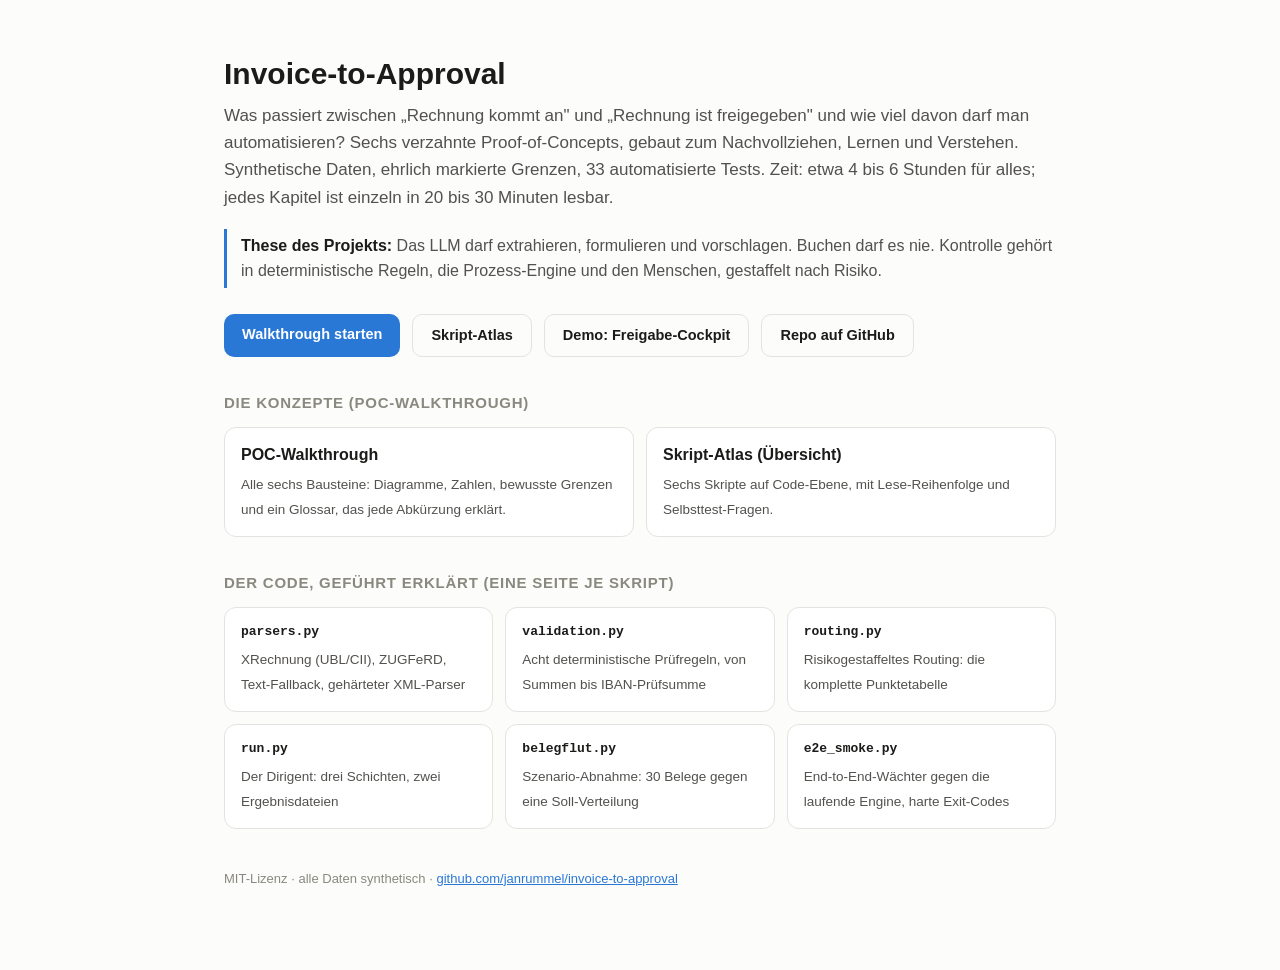
<file: docs/index.html>
<!doctype html>
<html lang="de">
<head>
<meta charset="utf-8">
<meta name="viewport" content="width=device-width, initial-scale=1">
<title>Invoice-to-Approval — Rechnungsautomatisierung zum Nachbauen und Verstehen</title>
<meta property="og:title" content="Invoice-to-Approval — Lern-Portal">
<meta property="og:description" content="Sechs verzahnte POCs für Rechnungsautomatisierung: Process Mining, E-Rechnung, BPMN/DMN, n8n, LLM mit Human-in-the-Loop. Das Repo erklärt sich selbst.">
<meta property="og:type" content="website">
<meta property="og:url" content="https://janrummel.github.io/invoice-to-approval/">
<meta property="og:image" content="https://janrummel.github.io/invoice-to-approval/og-image.png">
<meta name="twitter:card" content="summary_large_image">
<link rel="icon" href="data:image/svg+xml,<svg xmlns=%22http://www.w3.org/2000/svg%22 viewBox=%220 0 100 100%22><text y=%22.9em%22 font-size=%2290%22>🧾</text></svg>">
<style>
  :root { color-scheme: light dark;
    --surface:#fcfcfb; --card:#ffffff; --line:#e4e3df;
    --ink:#1b1b1a; --ink-2:#52514e; --ink-3:#8a897f; --accent:#2a78d6; }
  @media (prefers-color-scheme: dark) {
    :root { --surface:#1a1a19; --card:#232322; --line:#3a3936;
      --ink:#f2f1ec; --ink-2:#c3c2b7; --ink-3:#8a897f; --accent:#3987e5; } }
  * { box-sizing:border-box; }
  body { margin:0; background:var(--surface); color:var(--ink);
    font:16px/1.6 -apple-system,"Segoe UI",Roboto,sans-serif; }
  main { max-width:880px; margin:0 auto; padding:56px 24px 80px; }
  h1 { font-size:30px; line-height:1.2; margin:0 0 10px; }
  .sub { color:var(--ink-2); font-size:17px; margin:0 0 8px; }
  .these { border-left:3px solid var(--accent); padding:4px 0 4px 14px;
    color:var(--ink-2); margin:18px 0 26px; }
  .these b { color:var(--ink); }
  .cta { display:flex; gap:12px; flex-wrap:wrap; margin:0 0 34px; }
  .cta a { text-decoration:none; font-weight:600; font-size:14.5px;
    padding:9px 18px; border-radius:10px; }
  .cta .primary { background:var(--accent); color:#fff; }
  .cta .secondary { border:1px solid var(--line); color:var(--ink); }
  h2 { font-size:15px; text-transform:uppercase; letter-spacing:.05em;
    color:var(--ink-3); margin:34px 0 12px; }
  .grid { display:grid; grid-template-columns:repeat(auto-fit,minmax(240px,1fr)); gap:12px; }
  .tile { display:block; background:var(--card); border:1px solid var(--line);
    border-radius:12px; padding:14px 16px; text-decoration:none; color:var(--ink); }
  .tile:hover { border-color:var(--accent); }
  .tile b { display:block; margin-bottom:3px; }
  .tile span { color:var(--ink-2); font-size:13.5px; }
  .tile .mono { font-family:ui-monospace,Menlo,monospace; font-size:13px; }
  footer { color:var(--ink-3); font-size:13px; margin-top:40px; }
  footer a { color:var(--accent); }
</style>
</head>
<body>
<main>
  <h1>Invoice-to-Approval</h1>
  <p class="sub">Was passiert zwischen „Rechnung kommt an" und „Rechnung ist
  freigegeben" und wie viel davon darf man automatisieren? Sechs verzahnte
  Proof-of-Concepts, gebaut zum Nachvollziehen, Lernen und Verstehen.
  Synthetische Daten, ehrlich markierte Grenzen, 33 automatisierte Tests.
  Zeit: etwa 4 bis 6 Stunden für alles; jedes Kapitel ist einzeln in 20 bis 30
  Minuten lesbar.</p>
  <p class="these"><b>These des Projekts:</b> Das LLM darf extrahieren,
  formulieren und vorschlagen. Buchen darf es nie. Kontrolle gehört in
  deterministische Regeln, die Prozess-Engine und den Menschen, gestaffelt
  nach Risiko.</p>
  <div class="cta">
    <a class="primary" href="poc-walkthrough.html">Walkthrough starten</a>
    <a class="secondary" href="skript-atlas.html">Skript-Atlas</a>
    <a class="secondary" href="demo-cockpit.html">Demo: Freigabe-Cockpit</a>
    <a class="secondary" href="https://github.com/janrummel/invoice-to-approval">Repo auf GitHub</a>
  </div>

  <h2>Die Konzepte (POC-Walkthrough)</h2>
  <div class="grid">
    <a class="tile" href="poc-walkthrough.html"><b>POC-Walkthrough</b>
      <span>Alle sechs Bausteine: Diagramme, Zahlen, bewusste Grenzen und ein
      Glossar, das jede Abkürzung erklärt.</span></a>
    <a class="tile" href="skript-atlas.html"><b>Skript-Atlas (Übersicht)</b>
      <span>Sechs Skripte auf Code-Ebene, mit Lese-Reihenfolge und
      Selbsttest-Fragen.</span></a>
  </div>

  <h2>Der Code, geführt erklärt (eine Seite je Skript)</h2>
  <div class="grid">
    <a class="tile" href="atlas-parsers.html"><b class="mono">parsers.py</b>
      <span>XRechnung (UBL/CII), ZUGFeRD, Text-Fallback, gehärteter XML-Parser</span></a>
    <a class="tile" href="atlas-validation.html"><b class="mono">validation.py</b>
      <span>Acht deterministische Prüfregeln, von Summen bis IBAN-Prüfsumme</span></a>
    <a class="tile" href="atlas-routing.html"><b class="mono">routing.py</b>
      <span>Risikogestaffeltes Routing: die komplette Punktetabelle</span></a>
    <a class="tile" href="atlas-run.html"><b class="mono">run.py</b>
      <span>Der Dirigent: drei Schichten, zwei Ergebnisdateien</span></a>
    <a class="tile" href="atlas-belegflut.html"><b class="mono">belegflut.py</b>
      <span>Szenario-Abnahme: 30 Belege gegen eine Soll-Verteilung</span></a>
    <a class="tile" href="atlas-e2e-smoke.html"><b class="mono">e2e_smoke.py</b>
      <span>End-to-End-Wächter gegen die laufende Engine, harte Exit-Codes</span></a>
  </div>

  <footer>MIT-Lizenz · alle Daten synthetisch ·
    <a href="https://github.com/janrummel/invoice-to-approval">github.com/janrummel/invoice-to-approval</a></footer>
</main>
</body>
</html>
</file>
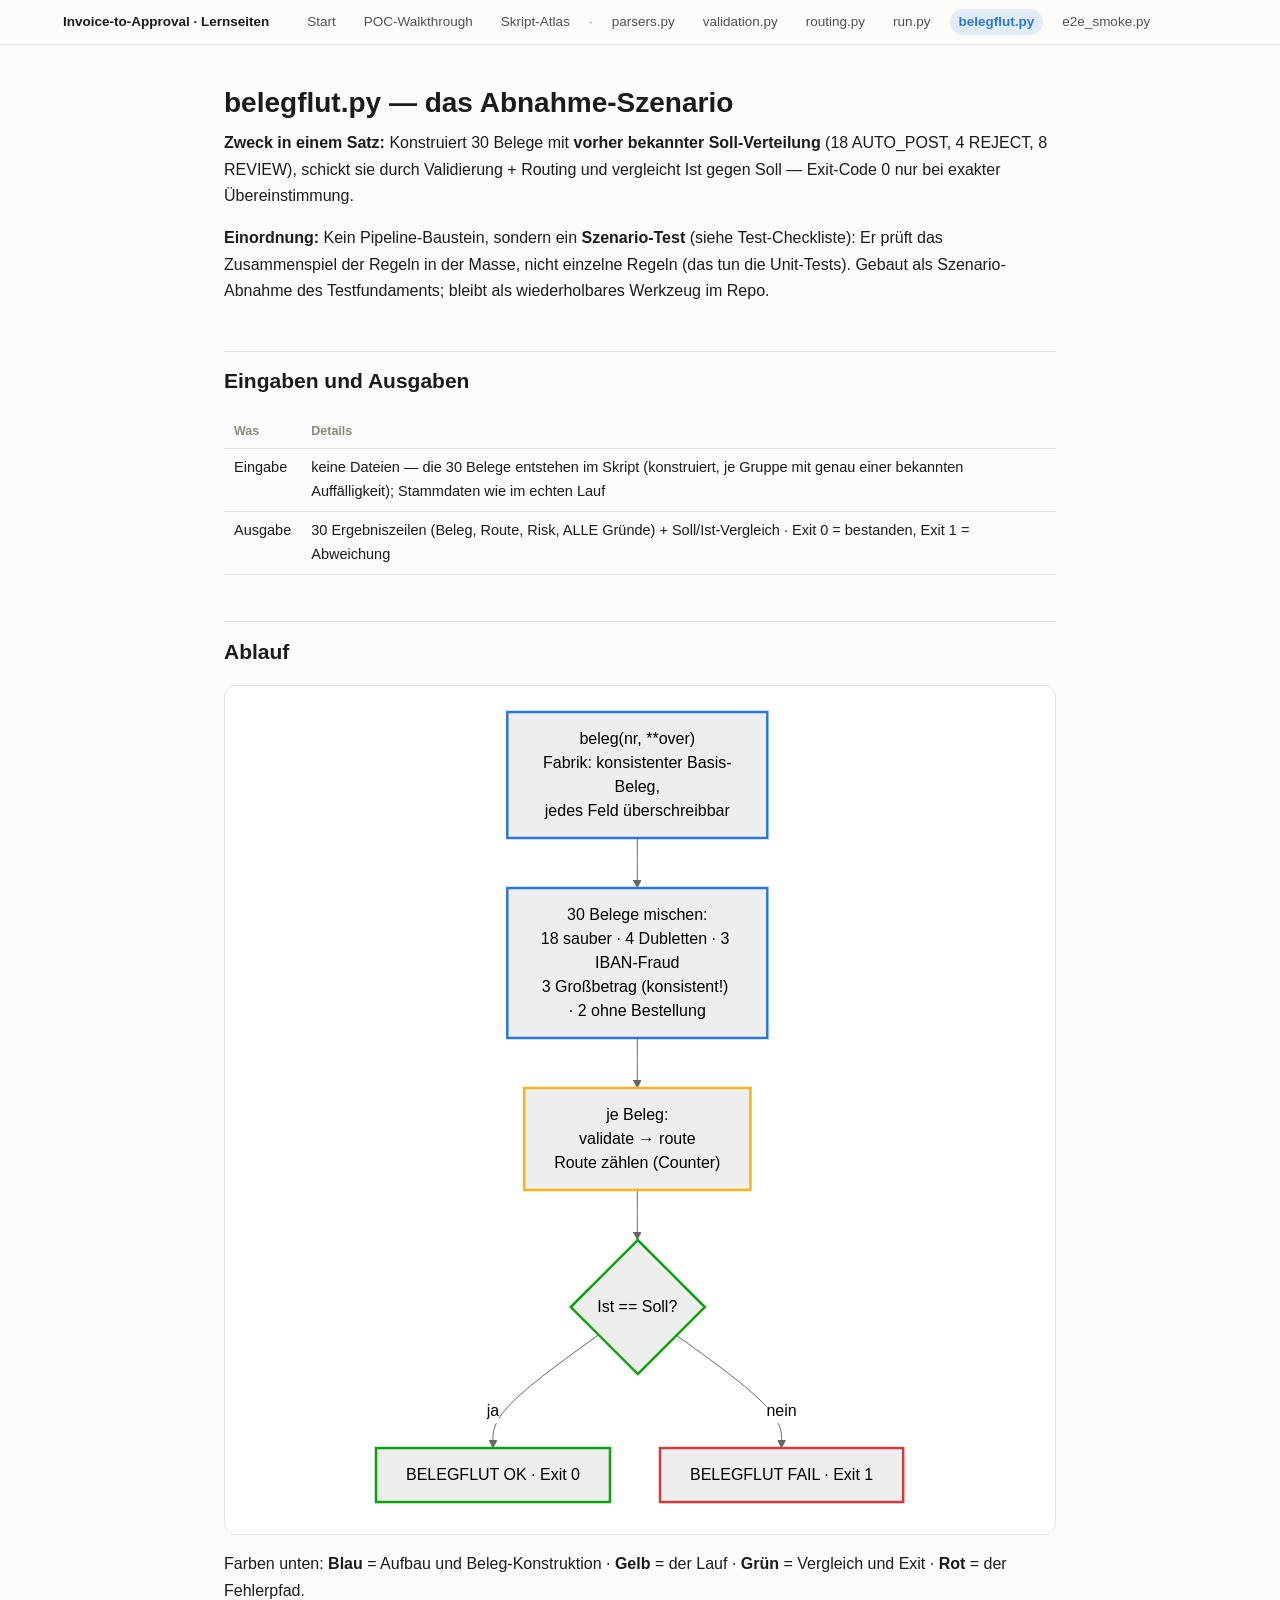
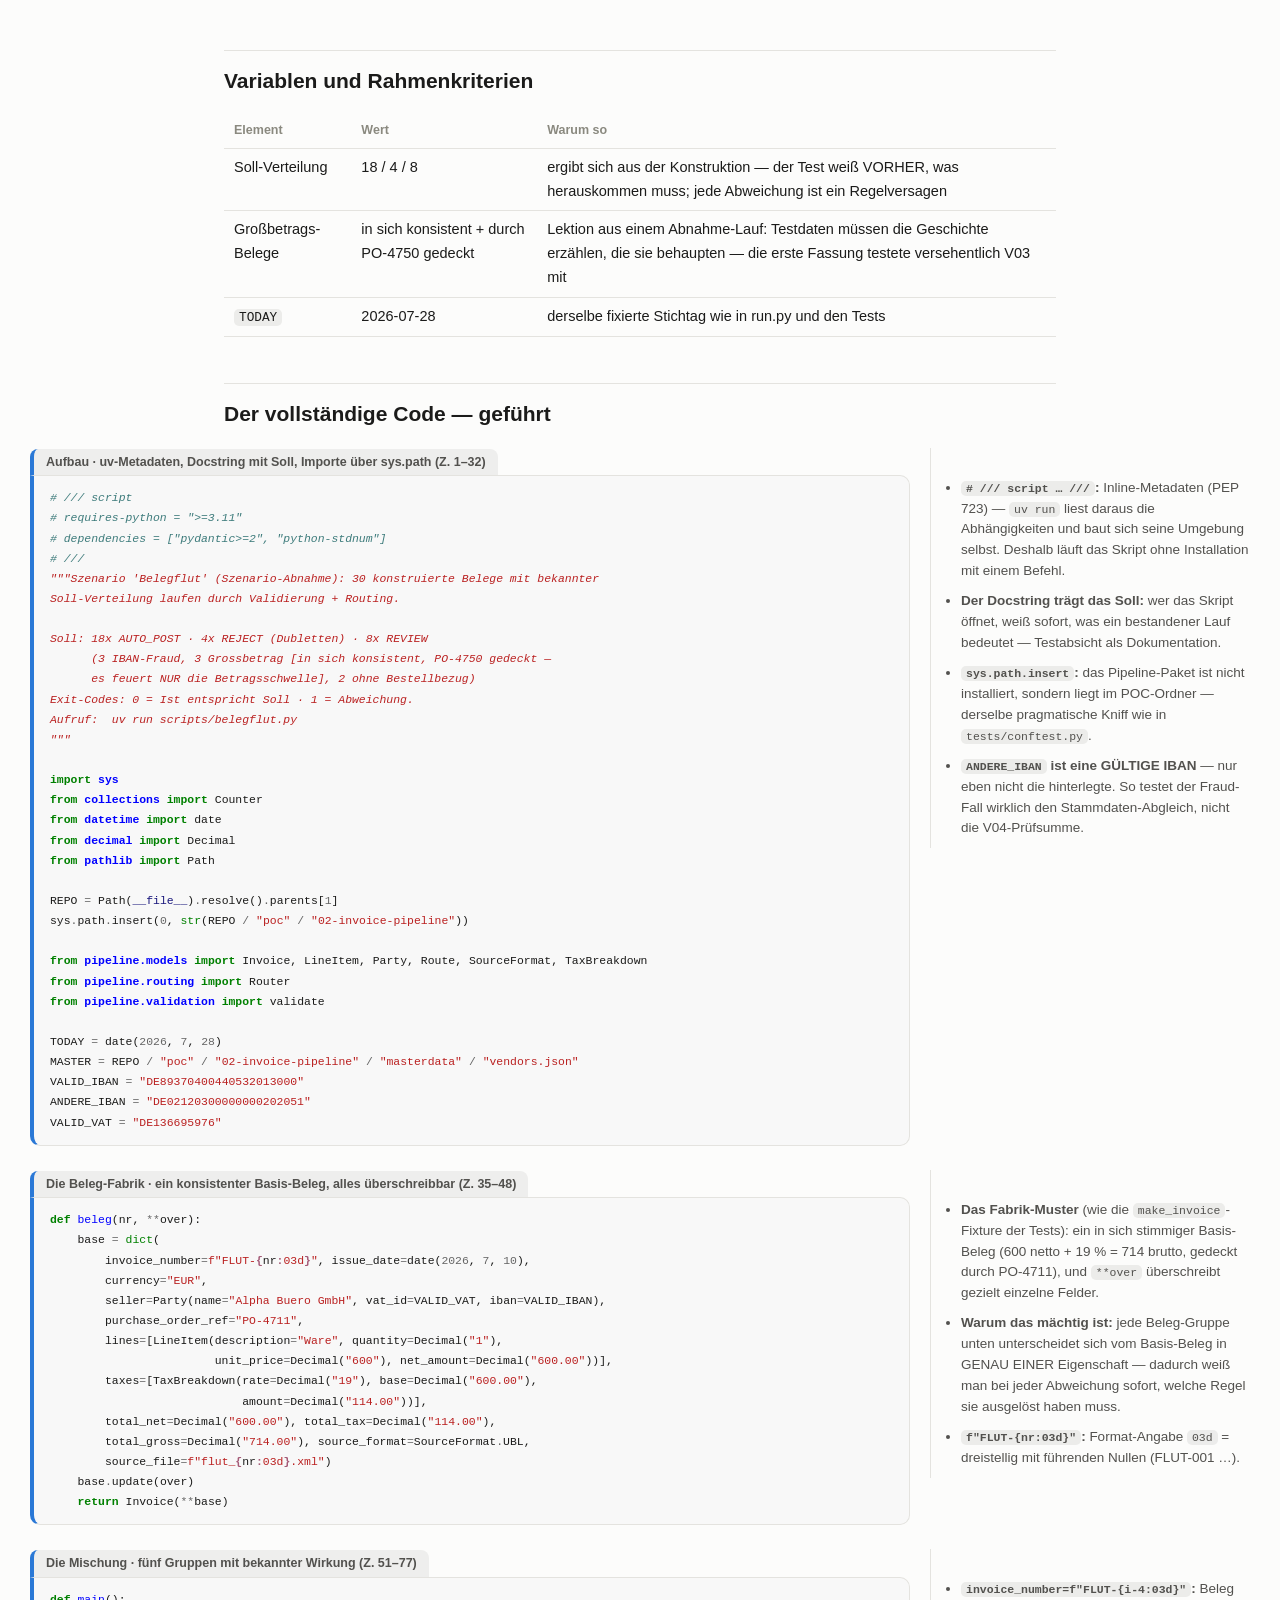
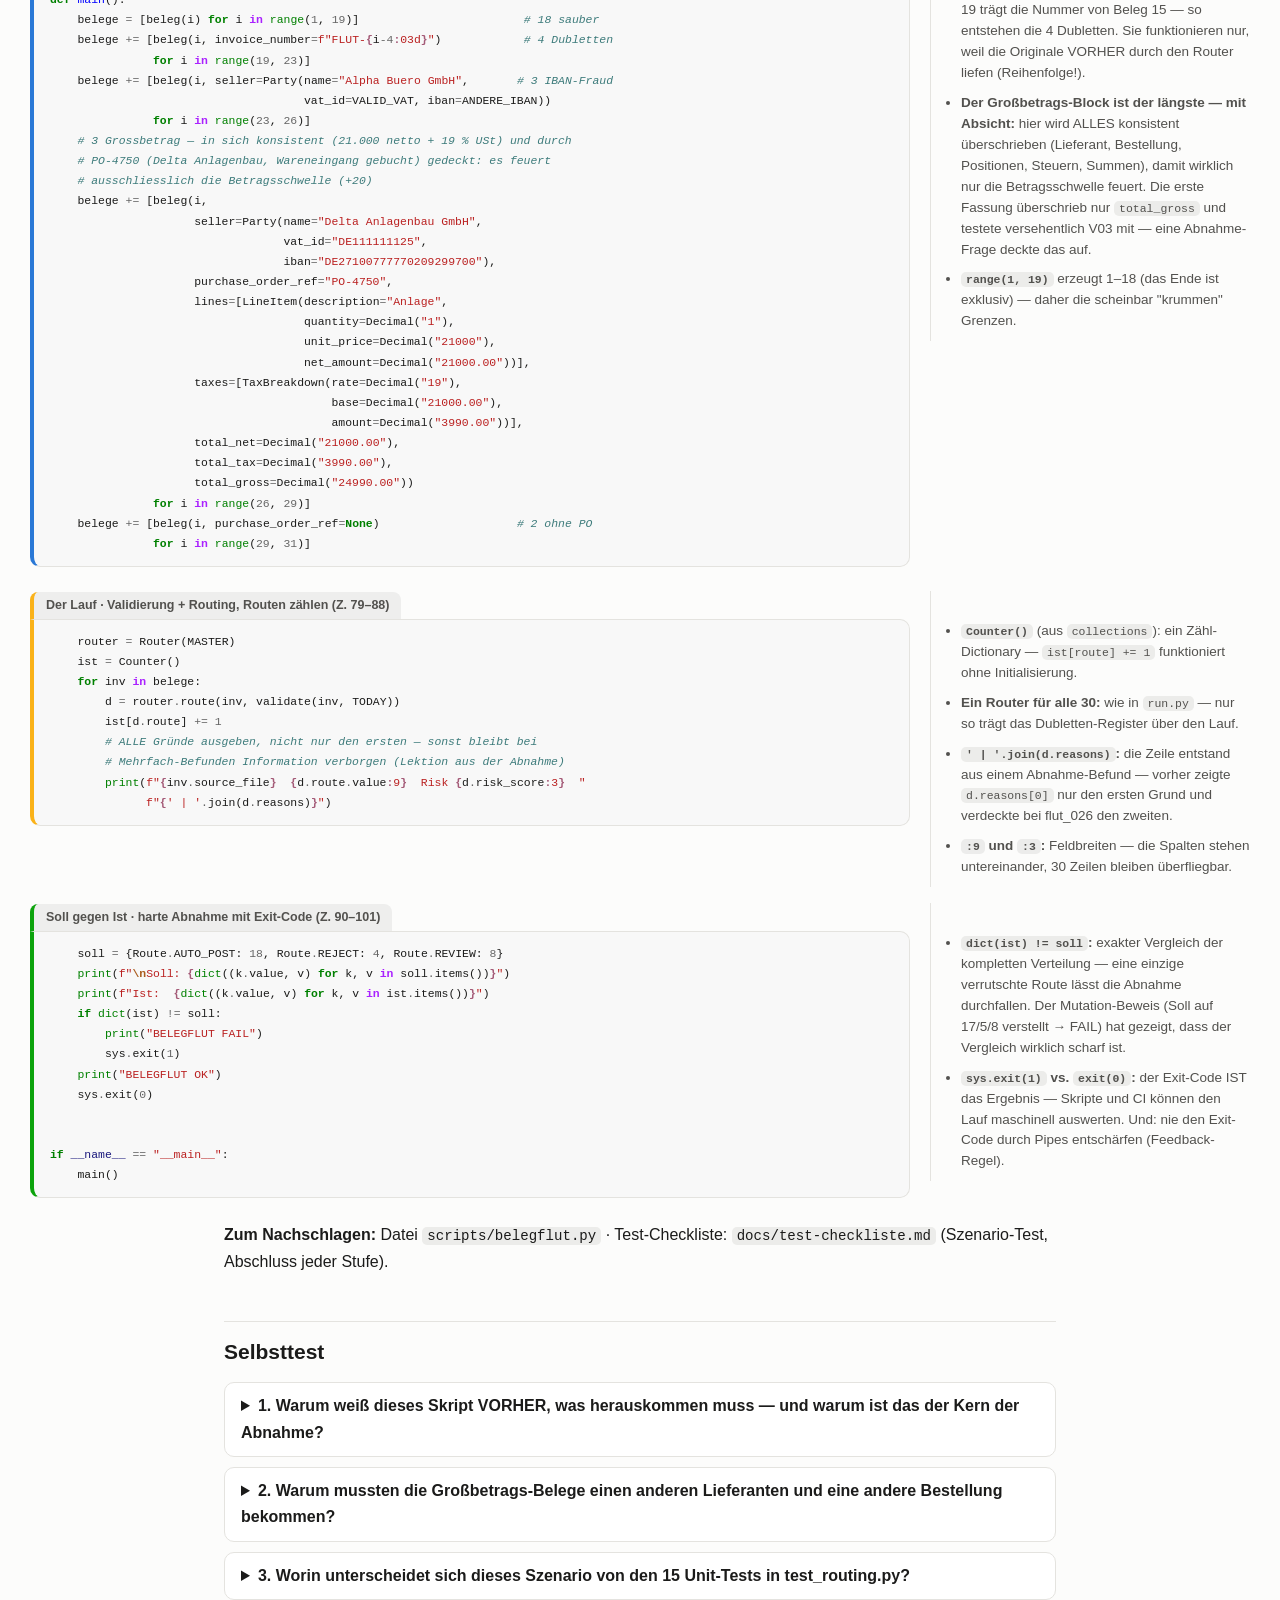
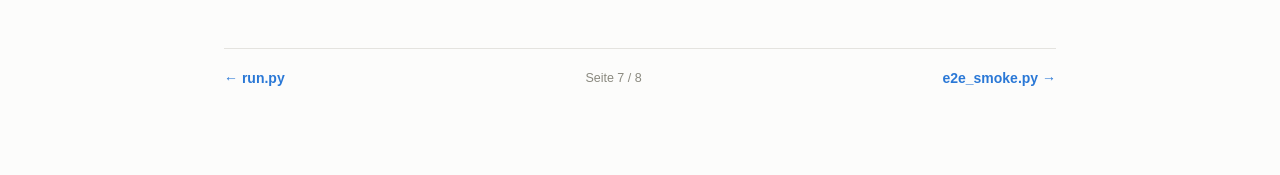
<file: docs/atlas-belegflut.html>
<!doctype html>
<html lang="de">
<head>
<meta charset="utf-8">
<meta name="viewport" content="width=device-width, initial-scale=1">
<title>belegflut.py — das Abnahme-Szenario</title>
<meta property="og:title" content="belegflut.py — das Abnahme-Szenario">
<meta property="og:description" content="Invoice-to-Approval: sechs verzahnte POCs für Rechnungsautomatisierung (Process Mining, E-Rechnung, BPMN/DMN, n8n, LLM mit Human-in-the-Loop), als selbst-erklärendes Lern-Portal.">
<meta property="og:type" content="website">
<meta property="og:url" content="https://janrummel.github.io/invoice-to-approval/atlas-belegflut.html">
<meta property="og:image" content="https://janrummel.github.io/invoice-to-approval/og-image.png">
<meta name="twitter:card" content="summary_large_image">
<link rel="icon" href="data:image/svg+xml,<svg xmlns=%22http://www.w3.org/2000/svg%22 viewBox=%220 0 100 100%22><text y=%22.9em%22 font-size=%2290%22>🧾</text></svg>">
<style>
  :root {
    color-scheme: light dark;
    --surface: #fcfcfb; --card: #ffffff; --line: #e4e3df;
    --ink: #1b1b1a; --ink-2: #52514e; --ink-3: #8a897f; --accent: #2a78d6;
  }
  @media (prefers-color-scheme: dark) {
    :root { --surface: #1a1a19; --card: #232322; --line: #3a3936;
             --ink: #f2f1ec; --ink-2: #c3c2b7; --ink-3: #8a897f; --accent: #3987e5; }
  }
  * { box-sizing: border-box; }
  body { margin: 0; background: var(--surface); color: var(--ink);
         font: 16px/1.65 -apple-system, "Segoe UI", Roboto, sans-serif; }
  .topnav { position: sticky; top: 0; z-index: 10; background: var(--surface);
    border-bottom: 1px solid var(--line); font-size: 13.5px; }
  .topnav .inner { max-width: 1220px; margin: 0 auto; padding: 9px 24px;
    display: flex; gap: 4px 10px; flex-wrap: wrap; align-items: center; }
  .topnav .brand { font-weight: 650; color: var(--ink); margin-right: 10px;
    text-decoration: none; }
  .topnav .brand:hover { color: var(--accent); background: transparent; }
  .topnav a { color: var(--ink-2); text-decoration: none; padding: 2px 9px;
    border-radius: 999px; }
  .topnav a:hover { background: color-mix(in oklab, var(--ink) 6%, transparent); }
  .topnav a.active { color: var(--accent); font-weight: 650;
    background: color-mix(in oklab, var(--accent) 12%, transparent); }
  .topnav .sep { color: var(--ink-3); }
  main { max-width: 880px; margin: 0 auto; padding: 40px 24px 80px; }
  h1 { font-size: 28px; line-height: 1.25; margin: 0 0 10px; }
  h2 { font-size: 21px; margin: 2.2em 0 .6em; padding-top: .6em;
        border-top: 1px solid var(--line); }
  h1 + p, h2 + p { margin-top: 0; }
  strong { font-weight: 650; }
  hr { border: 0; border-top: 1px solid var(--line); margin: 2em 0; }
  a { color: var(--accent); }
  code { font-family: ui-monospace, "SF Mono", Menlo, monospace; font-size: .88em;
         background: color-mix(in oklab, var(--ink) 7%, transparent);
         padding: 1px 5px; border-radius: 5px; }
  table { border-collapse: collapse; width: 100%; margin: 1em 0; font-size: 14.5px; }
  th { text-align: left; color: var(--ink-3); font-weight: 550; font-size: 12.5px; }
  th, td { padding: 7px 10px; border-bottom: 1px solid var(--line); vertical-align: top; }
  pre.mermaid { background: var(--card); border: 1px solid var(--line);
    border-radius: 12px; padding: 18px; text-align: center; overflow-x: auto; }
  pre.mermaid svg { max-width: none; } /* nicht herunterskalieren — Schrift bleibt lesbar */
  /* Syntax-Highlighting (Pygments) — hell/dunkel getrennt */
  pre { line-height: 125%; }
td.linenos .normal { color: inherit; background-color: transparent; padding-left: 5px; padding-right: 5px; }
span.linenos { color: inherit; background-color: transparent; padding-left: 5px; padding-right: 5px; }
td.linenos .special { color: #000000; background-color: #ffffc0; padding-left: 5px; padding-right: 5px; }
span.linenos.special { color: #000000; background-color: #ffffc0; padding-left: 5px; padding-right: 5px; }
.codehilite .hll { background-color: #ffffcc }
.codehilite { background: #f8f8f8; }
.codehilite .c { color: #3D7B7B; font-style: italic } /* Comment */
.codehilite .err { border: 1px solid #F00 } /* Error */
.codehilite .k { color: #008000; font-weight: bold } /* Keyword */
.codehilite .o { color: #666 } /* Operator */
.codehilite .ch { color: #3D7B7B; font-style: italic } /* Comment.Hashbang */
.codehilite .cm { color: #3D7B7B; font-style: italic } /* Comment.Multiline */
.codehilite .cp { color: #9C6500 } /* Comment.Preproc */
.codehilite .cpf { color: #3D7B7B; font-style: italic } /* Comment.PreprocFile */
.codehilite .c1 { color: #3D7B7B; font-style: italic } /* Comment.Single */
.codehilite .cs { color: #3D7B7B; font-style: italic } /* Comment.Special */
.codehilite .gd { color: #A00000 } /* Generic.Deleted */
.codehilite .ge { font-style: italic } /* Generic.Emph */
.codehilite .ges { font-weight: bold; font-style: italic } /* Generic.EmphStrong */
.codehilite .gr { color: #E40000 } /* Generic.Error */
.codehilite .gh { color: #000080; font-weight: bold } /* Generic.Heading */
.codehilite .gi { color: #008400 } /* Generic.Inserted */
.codehilite .go { color: #717171 } /* Generic.Output */
.codehilite .gp { color: #000080; font-weight: bold } /* Generic.Prompt */
.codehilite .gs { font-weight: bold } /* Generic.Strong */
.codehilite .gu { color: #800080; font-weight: bold } /* Generic.Subheading */
.codehilite .gt { color: #04D } /* Generic.Traceback */
.codehilite .kc { color: #008000; font-weight: bold } /* Keyword.Constant */
.codehilite .kd { color: #008000; font-weight: bold } /* Keyword.Declaration */
.codehilite .kn { color: #008000; font-weight: bold } /* Keyword.Namespace */
.codehilite .kp { color: #008000 } /* Keyword.Pseudo */
.codehilite .kr { color: #008000; font-weight: bold } /* Keyword.Reserved */
.codehilite .kt { color: #B00040 } /* Keyword.Type */
.codehilite .m { color: #666 } /* Literal.Number */
.codehilite .s { color: #BA2121 } /* Literal.String */
.codehilite .na { color: #687822 } /* Name.Attribute */
.codehilite .nb { color: #008000 } /* Name.Builtin */
.codehilite .nc { color: #00F; font-weight: bold } /* Name.Class */
.codehilite .no { color: #800 } /* Name.Constant */
.codehilite .nd { color: #A2F } /* Name.Decorator */
.codehilite .ni { color: #717171; font-weight: bold } /* Name.Entity */
.codehilite .ne { color: #CB3F38; font-weight: bold } /* Name.Exception */
.codehilite .nf { color: #00F } /* Name.Function */
.codehilite .nl { color: #767600 } /* Name.Label */
.codehilite .nn { color: #00F; font-weight: bold } /* Name.Namespace */
.codehilite .nt { color: #008000; font-weight: bold } /* Name.Tag */
.codehilite .nv { color: #19177C } /* Name.Variable */
.codehilite .ow { color: #A2F; font-weight: bold } /* Operator.Word */
.codehilite .w { color: #BBB } /* Text.Whitespace */
.codehilite .mb { color: #666 } /* Literal.Number.Bin */
.codehilite .mf { color: #666 } /* Literal.Number.Float */
.codehilite .mh { color: #666 } /* Literal.Number.Hex */
.codehilite .mi { color: #666 } /* Literal.Number.Integer */
.codehilite .mo { color: #666 } /* Literal.Number.Oct */
.codehilite .sa { color: #BA2121 } /* Literal.String.Affix */
.codehilite .sb { color: #BA2121 } /* Literal.String.Backtick */
.codehilite .sc { color: #BA2121 } /* Literal.String.Char */
.codehilite .dl { color: #BA2121 } /* Literal.String.Delimiter */
.codehilite .sd { color: #BA2121; font-style: italic } /* Literal.String.Doc */
.codehilite .s2 { color: #BA2121 } /* Literal.String.Double */
.codehilite .se { color: #AA5D1F; font-weight: bold } /* Literal.String.Escape */
.codehilite .sh { color: #BA2121 } /* Literal.String.Heredoc */
.codehilite .si { color: #A45A77; font-weight: bold } /* Literal.String.Interpol */
.codehilite .sx { color: #008000 } /* Literal.String.Other */
.codehilite .sr { color: #A45A77 } /* Literal.String.Regex */
.codehilite .s1 { color: #BA2121 } /* Literal.String.Single */
.codehilite .ss { color: #19177C } /* Literal.String.Symbol */
.codehilite .bp { color: #008000 } /* Name.Builtin.Pseudo */
.codehilite .fm { color: #00F } /* Name.Function.Magic */
.codehilite .vc { color: #19177C } /* Name.Variable.Class */
.codehilite .vg { color: #19177C } /* Name.Variable.Global */
.codehilite .vi { color: #19177C } /* Name.Variable.Instance */
.codehilite .vm { color: #19177C } /* Name.Variable.Magic */
.codehilite .il { color: #666 } /* Literal.Number.Integer.Long */
  @media (prefers-color-scheme: dark) { pre { line-height: 125%; }
td.linenos .normal { color: inherit; background-color: transparent; padding-left: 5px; padding-right: 5px; }
span.linenos { color: inherit; background-color: transparent; padding-left: 5px; padding-right: 5px; }
td.linenos .special { color: #000000; background-color: #ffffc0; padding-left: 5px; padding-right: 5px; }
span.linenos.special { color: #000000; background-color: #ffffc0; padding-left: 5px; padding-right: 5px; }
.codehilite .hll { background-color: #49483e }
.codehilite { background: #272822; color: #F8F8F2 }
.codehilite .c { color: #959077 } /* Comment */
.codehilite .err { color: #ED007E; background-color: #1E0010 } /* Error */
.codehilite .esc { color: #F8F8F2 } /* Escape */
.codehilite .g { color: #F8F8F2 } /* Generic */
.codehilite .k { color: #66D9EF } /* Keyword */
.codehilite .l { color: #AE81FF } /* Literal */
.codehilite .n { color: #F8F8F2 } /* Name */
.codehilite .o { color: #FF4689 } /* Operator */
.codehilite .x { color: #F8F8F2 } /* Other */
.codehilite .p { color: #F8F8F2 } /* Punctuation */
.codehilite .ch { color: #959077 } /* Comment.Hashbang */
.codehilite .cm { color: #959077 } /* Comment.Multiline */
.codehilite .cp { color: #959077 } /* Comment.Preproc */
.codehilite .cpf { color: #959077 } /* Comment.PreprocFile */
.codehilite .c1 { color: #959077 } /* Comment.Single */
.codehilite .cs { color: #959077 } /* Comment.Special */
.codehilite .gd { color: #FF4689 } /* Generic.Deleted */
.codehilite .ge { color: #F8F8F2; font-style: italic } /* Generic.Emph */
.codehilite .ges { color: #F8F8F2; font-weight: bold; font-style: italic } /* Generic.EmphStrong */
.codehilite .gr { color: #F8F8F2 } /* Generic.Error */
.codehilite .gh { color: #F8F8F2 } /* Generic.Heading */
.codehilite .gi { color: #A6E22E } /* Generic.Inserted */
.codehilite .go { color: #66D9EF } /* Generic.Output */
.codehilite .gp { color: #FF4689; font-weight: bold } /* Generic.Prompt */
.codehilite .gs { color: #F8F8F2; font-weight: bold } /* Generic.Strong */
.codehilite .gu { color: #959077 } /* Generic.Subheading */
.codehilite .gt { color: #F8F8F2 } /* Generic.Traceback */
.codehilite .kc { color: #66D9EF } /* Keyword.Constant */
.codehilite .kd { color: #66D9EF } /* Keyword.Declaration */
.codehilite .kn { color: #FF4689 } /* Keyword.Namespace */
.codehilite .kp { color: #66D9EF } /* Keyword.Pseudo */
.codehilite .kr { color: #66D9EF } /* Keyword.Reserved */
.codehilite .kt { color: #66D9EF } /* Keyword.Type */
.codehilite .ld { color: #E6DB74 } /* Literal.Date */
.codehilite .m { color: #AE81FF } /* Literal.Number */
.codehilite .s { color: #E6DB74 } /* Literal.String */
.codehilite .na { color: #A6E22E } /* Name.Attribute */
.codehilite .nb { color: #F8F8F2 } /* Name.Builtin */
.codehilite .nc { color: #A6E22E } /* Name.Class */
.codehilite .no { color: #66D9EF } /* Name.Constant */
.codehilite .nd { color: #A6E22E } /* Name.Decorator */
.codehilite .ni { color: #F8F8F2 } /* Name.Entity */
.codehilite .ne { color: #A6E22E } /* Name.Exception */
.codehilite .nf { color: #A6E22E } /* Name.Function */
.codehilite .nl { color: #F8F8F2 } /* Name.Label */
.codehilite .nn { color: #F8F8F2 } /* Name.Namespace */
.codehilite .nx { color: #A6E22E } /* Name.Other */
.codehilite .py { color: #F8F8F2 } /* Name.Property */
.codehilite .nt { color: #FF4689 } /* Name.Tag */
.codehilite .nv { color: #F8F8F2 } /* Name.Variable */
.codehilite .ow { color: #FF4689 } /* Operator.Word */
.codehilite .pm { color: #F8F8F2 } /* Punctuation.Marker */
.codehilite .w { color: #F8F8F2 } /* Text.Whitespace */
.codehilite .mb { color: #AE81FF } /* Literal.Number.Bin */
.codehilite .mf { color: #AE81FF } /* Literal.Number.Float */
.codehilite .mh { color: #AE81FF } /* Literal.Number.Hex */
.codehilite .mi { color: #AE81FF } /* Literal.Number.Integer */
.codehilite .mo { color: #AE81FF } /* Literal.Number.Oct */
.codehilite .sa { color: #E6DB74 } /* Literal.String.Affix */
.codehilite .sb { color: #E6DB74 } /* Literal.String.Backtick */
.codehilite .sc { color: #E6DB74 } /* Literal.String.Char */
.codehilite .dl { color: #E6DB74 } /* Literal.String.Delimiter */
.codehilite .sd { color: #E6DB74 } /* Literal.String.Doc */
.codehilite .s2 { color: #E6DB74 } /* Literal.String.Double */
.codehilite .se { color: #AE81FF } /* Literal.String.Escape */
.codehilite .sh { color: #E6DB74 } /* Literal.String.Heredoc */
.codehilite .si { color: #E6DB74 } /* Literal.String.Interpol */
.codehilite .sx { color: #E6DB74 } /* Literal.String.Other */
.codehilite .sr { color: #E6DB74 } /* Literal.String.Regex */
.codehilite .s1 { color: #E6DB74 } /* Literal.String.Single */
.codehilite .ss { color: #E6DB74 } /* Literal.String.Symbol */
.codehilite .bp { color: #F8F8F2 } /* Name.Builtin.Pseudo */
.codehilite .fm { color: #A6E22E } /* Name.Function.Magic */
.codehilite .vc { color: #F8F8F2 } /* Name.Variable.Class */
.codehilite .vg { color: #F8F8F2 } /* Name.Variable.Global */
.codehilite .vi { color: #F8F8F2 } /* Name.Variable.Instance */
.codehilite .vm { color: #F8F8F2 } /* Name.Variable.Magic */
.codehilite .il { color: #AE81FF } /* Literal.Number.Integer.Long */ }
  .codehilite { border: 1px solid var(--line); border-radius: 10px;
    overflow-x: auto; margin: 0 0 8px; }
  .codehilite pre { margin: 0; padding: 12px 16px;
    font: 13px/1.55 ui-monospace, "SF Mono", Menlo, monospace; }
  .codehilite code { background: transparent; padding: 0; } /* Inline-code-Stil neutralisieren */
  /* Farb-Labels: verbinden Code-Abschnitte mit den Diagramm-Blöcken */
  .codeblock-label { display: inline-block; font-size: 12.5px; font-weight: 600;
    padding: 3px 12px; margin: 16px 0 0; border-radius: 8px 8px 0 0;
    background: color-mix(in oklab, var(--ink) 6%, transparent);
    color: var(--ink-2); border-left: 4px solid var(--ink-3); }
  .codeblock-label + .codehilite { border-top-left-radius: 0; }
  .codeblock-label[data-tone="blau"] { border-left-color: #2a78d6; }
  .codeblock-label[data-tone="rot"] { border-left-color: #d03b3b; }
  .codeblock-label[data-tone="gelb"] { border-left-color: #fab219; }
  .codeblock-label[data-tone="gruen"] { border-left-color: #0ca30c; }
  .codeblock-label[data-tone="blau"] + .codehilite { border-left: 4px solid #2a78d6; }
  .codeblock-label[data-tone="rot"] + .codehilite { border-left: 4px solid #d03b3b; }
  .codeblock-label[data-tone="gelb"] + .codehilite { border-left: 4px solid #fab219; }
  .codeblock-label[data-tone="gruen"] + .codehilite { border-left: 4px solid #0ca30c; }
  /* Zweispaltige Code-Ansicht: Code links, Erklärnotizen rechts daneben.
     Bricht aus der Textspalte aus (breiter als main), damit der Code Platz hat. */
  .code-row { display: grid; grid-template-columns: minmax(0, 1fr) 320px;
    gap: 0 20px; align-items: start; margin: 16px 0 8px;
    width: min(1220px, calc(100vw - 48px));
    position: relative; left: 50%; transform: translateX(-50%); }
  .code-row .codeblock-label { margin-top: 0; }
  .code-notes { font-size: 13.5px; color: var(--ink-2); line-height: 1.55;
    padding: 30px 0 0 14px; border-left: 1px solid var(--line); }
  .code-notes ul { margin: 0; padding-left: 16px; }
  .code-notes li { margin: 0 0 9px; }
  .code-notes code { font-size: .85em; }
  @media (max-width: 1000px) {
    .code-row { grid-template-columns: 1fr; width: auto; left: 0; transform: none; }
    .code-notes { padding: 6px 0 0; border-left: 0; }
  }
  details { background: var(--card); border: 1px solid var(--line);
    border-radius: 10px; padding: 10px 16px; margin: 10px 0; }
  details summary { cursor: pointer; font-weight: 550; }
  details[open] summary { margin-bottom: 6px; color: var(--accent); }
  blockquote { border-left: 3px solid var(--accent); margin: 1em 0;
    padding: 2px 0 2px 14px; color: var(--ink-2); }
  li { margin: .25em 0; }
  .pagenav { display: flex; justify-content: space-between; align-items: center;
    gap: 12px; margin-top: 48px; padding-top: 18px;
    border-top: 1px solid var(--line); font-size: 14px; }
  .pagenav a { color: var(--accent); text-decoration: none; font-weight: 600; }
  .pagenav .pos { color: var(--ink-3); font-size: 12.5px; }
  @media print {
    body { background: #fff; color: #000; font-size: 12px; }
    .topnav { display: none; }
    .code-row { width: auto; left: 0; transform: none; }
    details { break-inside: avoid; } details:not([open]) summary ~ * { display: block; }
    pre.mermaid { break-inside: avoid; border: 1px solid #ccc; }
    h2 { break-after: avoid; }
  }
</style>
</head>
<body>
<nav class="topnav"><div class="inner"><a class="brand" href="index.html">Invoice-to-Approval · Lernseiten</a><a href="index.html">Start</a><a href="poc-walkthrough.html">POC-Walkthrough</a><a href="skript-atlas.html">Skript-Atlas</a><span class="sep" aria-hidden="true">·</span><a href="atlas-parsers.html">parsers.py</a><a href="atlas-validation.html">validation.py</a><a href="atlas-routing.html">routing.py</a><a href="atlas-run.html">run.py</a><a href="atlas-belegflut.html" class="active">belegflut.py</a><a href="atlas-e2e-smoke.html">e2e_smoke.py</a></div></nav>
<main>
<h1>belegflut.py — das Abnahme-Szenario</h1>
<p><strong>Zweck in einem Satz:</strong> Konstruiert 30 Belege mit <strong>vorher bekannter
Soll-Verteilung</strong> (18 AUTO_POST, 4 REJECT, 8 REVIEW), schickt sie durch
Validierung + Routing und vergleicht Ist gegen Soll — Exit-Code 0 nur bei
exakter Übereinstimmung.</p>
<p><strong>Einordnung:</strong> Kein Pipeline-Baustein, sondern ein <strong>Szenario-Test</strong> (siehe
Test-Checkliste): Er prüft das Zusammenspiel der Regeln in der Masse, nicht
einzelne Regeln (das tun die Unit-Tests). Gebaut als Szenario-Abnahme des
Testfundaments; bleibt als wiederholbares Werkzeug im Repo.</p>
<h2>Eingaben und Ausgaben</h2>
<table>
<thead>
<tr>
<th>Was</th>
<th>Details</th>
</tr>
</thead>
<tbody>
<tr>
<td>Eingabe</td>
<td>keine Dateien — die 30 Belege entstehen im Skript (konstruiert, je Gruppe mit genau einer bekannten Auffälligkeit); Stammdaten wie im echten Lauf</td>
</tr>
<tr>
<td>Ausgabe</td>
<td>30 Ergebniszeilen (Beleg, Route, Risk, ALLE Gründe) + Soll/Ist-Vergleich · Exit 0 = bestanden, Exit 1 = Abweichung</td>
</tr>
</tbody>
</table>
<h2>Ablauf</h2>
<pre class="mermaid">flowchart TD
    A["beleg(nr, **over)<br/>Fabrik: konsistenter Basis-Beleg,<br/>jedes Feld überschreibbar"] --> B["30 Belege mischen:<br/>18 sauber · 4 Dubletten · 3 IBAN-Fraud<br/>3 Großbetrag (konsistent!) · 2 ohne Bestellung"]
    B --> C["je Beleg:<br/>validate → route<br/>Route zählen (Counter)"]
    C --> D{"Ist == Soll?"}
    D -->|ja| OK["BELEGFLUT OK · Exit 0"]
    D -->|nein| FAIL["BELEGFLUT FAIL · Exit 1"]
    classDef setup stroke:#2a78d6,stroke-width:2.5px
    classDef arbeit stroke:#fab219,stroke-width:2.5px
    classDef out stroke:#0ca30c,stroke-width:2.5px
    classDef bad stroke:#d03b3b,stroke-width:2.5px
    class A,B setup
    class C arbeit
    class D,OK out
    class FAIL bad
</pre>
<p>Farben unten: <strong>Blau</strong> = Aufbau und Beleg-Konstruktion · <strong>Gelb</strong> = der Lauf ·
<strong>Grün</strong> = Vergleich und Exit · <strong>Rot</strong> = der Fehlerpfad.</p>
<h2>Variablen und Rahmenkriterien</h2>
<table>
<thead>
<tr>
<th>Element</th>
<th>Wert</th>
<th>Warum so</th>
</tr>
</thead>
<tbody>
<tr>
<td>Soll-Verteilung</td>
<td>18 / 4 / 8</td>
<td>ergibt sich aus der Konstruktion — der Test weiß VORHER, was herauskommen muss; jede Abweichung ist ein Regelversagen</td>
</tr>
<tr>
<td>Großbetrags-Belege</td>
<td>in sich konsistent + durch PO-4750 gedeckt</td>
<td>Lektion aus einem Abnahme-Lauf: Testdaten müssen die Geschichte erzählen, die sie behaupten — die erste Fassung testete versehentlich V03 mit</td>
</tr>
<tr>
<td><code>TODAY</code></td>
<td>2026-07-28</td>
<td>derselbe fixierte Stichtag wie in run.py und den Tests</td>
</tr>
</tbody>
</table>
<h2>Der vollständige Code — geführt</h2>
<div class="code-row">
<div class="code-col">
<div class="codeblock-label" data-tone="blau">Aufbau · uv-Metadaten, Docstring mit Soll, Importe über sys.path (Z. 1–32)</div>
<div class="codehilite"><pre><span></span><code><span class="c1"># /// script</span>
<span class="c1"># requires-python = &quot;&gt;=3.11&quot;</span>
<span class="c1"># dependencies = [&quot;pydantic&gt;=2&quot;, &quot;python-stdnum&quot;]</span>
<span class="c1"># ///</span>
<span class="sd">&quot;&quot;&quot;Szenario &#39;Belegflut&#39; (Szenario-Abnahme): 30 konstruierte Belege mit bekannter</span>
<span class="sd">Soll-Verteilung laufen durch Validierung + Routing.</span>

<span class="sd">Soll: 18x AUTO_POST · 4x REJECT (Dubletten) · 8x REVIEW</span>
<span class="sd">      (3 IBAN-Fraud, 3 Grossbetrag [in sich konsistent, PO-4750 gedeckt —</span>
<span class="sd">      es feuert NUR die Betragsschwelle], 2 ohne Bestellbezug)</span>
<span class="sd">Exit-Codes: 0 = Ist entspricht Soll · 1 = Abweichung.</span>
<span class="sd">Aufruf:  uv run scripts/belegflut.py</span>
<span class="sd">&quot;&quot;&quot;</span>

<span class="kn">import</span><span class="w"> </span><span class="nn">sys</span>
<span class="kn">from</span><span class="w"> </span><span class="nn">collections</span><span class="w"> </span><span class="kn">import</span> <span class="n">Counter</span>
<span class="kn">from</span><span class="w"> </span><span class="nn">datetime</span><span class="w"> </span><span class="kn">import</span> <span class="n">date</span>
<span class="kn">from</span><span class="w"> </span><span class="nn">decimal</span><span class="w"> </span><span class="kn">import</span> <span class="n">Decimal</span>
<span class="kn">from</span><span class="w"> </span><span class="nn">pathlib</span><span class="w"> </span><span class="kn">import</span> <span class="n">Path</span>

<span class="n">REPO</span> <span class="o">=</span> <span class="n">Path</span><span class="p">(</span><span class="vm">__file__</span><span class="p">)</span><span class="o">.</span><span class="n">resolve</span><span class="p">()</span><span class="o">.</span><span class="n">parents</span><span class="p">[</span><span class="mi">1</span><span class="p">]</span>
<span class="n">sys</span><span class="o">.</span><span class="n">path</span><span class="o">.</span><span class="n">insert</span><span class="p">(</span><span class="mi">0</span><span class="p">,</span> <span class="nb">str</span><span class="p">(</span><span class="n">REPO</span> <span class="o">/</span> <span class="s2">&quot;poc&quot;</span> <span class="o">/</span> <span class="s2">&quot;02-invoice-pipeline&quot;</span><span class="p">))</span>

<span class="kn">from</span><span class="w"> </span><span class="nn">pipeline.models</span><span class="w"> </span><span class="kn">import</span> <span class="n">Invoice</span><span class="p">,</span> <span class="n">LineItem</span><span class="p">,</span> <span class="n">Party</span><span class="p">,</span> <span class="n">Route</span><span class="p">,</span> <span class="n">SourceFormat</span><span class="p">,</span> <span class="n">TaxBreakdown</span>
<span class="kn">from</span><span class="w"> </span><span class="nn">pipeline.routing</span><span class="w"> </span><span class="kn">import</span> <span class="n">Router</span>
<span class="kn">from</span><span class="w"> </span><span class="nn">pipeline.validation</span><span class="w"> </span><span class="kn">import</span> <span class="n">validate</span>

<span class="n">TODAY</span> <span class="o">=</span> <span class="n">date</span><span class="p">(</span><span class="mi">2026</span><span class="p">,</span> <span class="mi">7</span><span class="p">,</span> <span class="mi">28</span><span class="p">)</span>
<span class="n">MASTER</span> <span class="o">=</span> <span class="n">REPO</span> <span class="o">/</span> <span class="s2">&quot;poc&quot;</span> <span class="o">/</span> <span class="s2">&quot;02-invoice-pipeline&quot;</span> <span class="o">/</span> <span class="s2">&quot;masterdata&quot;</span> <span class="o">/</span> <span class="s2">&quot;vendors.json&quot;</span>
<span class="n">VALID_IBAN</span> <span class="o">=</span> <span class="s2">&quot;DE89370400440532013000&quot;</span>
<span class="n">ANDERE_IBAN</span> <span class="o">=</span> <span class="s2">&quot;DE02120300000000202051&quot;</span>
<span class="n">VALID_VAT</span> <span class="o">=</span> <span class="s2">&quot;DE136695976&quot;</span>
</code></pre></div>

</div>
<aside class="code-notes">
<ul>
<li><strong><code># /// script … ///</code>:</strong> Inline-Metadaten (PEP 723) — <code>uv run</code> liest
  daraus die Abhängigkeiten und baut sich seine Umgebung selbst. Deshalb
  läuft das Skript ohne Installation mit einem Befehl.</li>
<li><strong>Der Docstring trägt das Soll:</strong> wer das Skript öffnet, weiß sofort, was
  ein bestandener Lauf bedeutet — Testabsicht als Dokumentation.</li>
<li><strong><code>sys.path.insert</code>:</strong> das Pipeline-Paket ist nicht installiert, sondern
  liegt im POC-Ordner — derselbe pragmatische Kniff wie in
  <code>tests/conftest.py</code>.</li>
<li><strong><code>ANDERE_IBAN</code> ist eine GÜLTIGE IBAN</strong> — nur eben nicht die hinterlegte.
  So testet der Fraud-Fall wirklich den Stammdaten-Abgleich, nicht die
  V04-Prüfsumme.</li>
</ul>
</aside>
</div>
<div class="code-row">
<div class="code-col">
<div class="codeblock-label" data-tone="blau">Die Beleg-Fabrik · ein konsistenter Basis-Beleg, alles überschreibbar (Z. 35–48)</div>
<div class="codehilite"><pre><span></span><code><span class="k">def</span><span class="w"> </span><span class="nf">beleg</span><span class="p">(</span><span class="n">nr</span><span class="p">,</span> <span class="o">**</span><span class="n">over</span><span class="p">):</span>
    <span class="n">base</span> <span class="o">=</span> <span class="nb">dict</span><span class="p">(</span>
        <span class="n">invoice_number</span><span class="o">=</span><span class="sa">f</span><span class="s2">&quot;FLUT-</span><span class="si">{</span><span class="n">nr</span><span class="si">:</span><span class="s2">03d</span><span class="si">}</span><span class="s2">&quot;</span><span class="p">,</span> <span class="n">issue_date</span><span class="o">=</span><span class="n">date</span><span class="p">(</span><span class="mi">2026</span><span class="p">,</span> <span class="mi">7</span><span class="p">,</span> <span class="mi">10</span><span class="p">),</span>
        <span class="n">currency</span><span class="o">=</span><span class="s2">&quot;EUR&quot;</span><span class="p">,</span>
        <span class="n">seller</span><span class="o">=</span><span class="n">Party</span><span class="p">(</span><span class="n">name</span><span class="o">=</span><span class="s2">&quot;Alpha Buero GmbH&quot;</span><span class="p">,</span> <span class="n">vat_id</span><span class="o">=</span><span class="n">VALID_VAT</span><span class="p">,</span> <span class="n">iban</span><span class="o">=</span><span class="n">VALID_IBAN</span><span class="p">),</span>
        <span class="n">purchase_order_ref</span><span class="o">=</span><span class="s2">&quot;PO-4711&quot;</span><span class="p">,</span>
        <span class="n">lines</span><span class="o">=</span><span class="p">[</span><span class="n">LineItem</span><span class="p">(</span><span class="n">description</span><span class="o">=</span><span class="s2">&quot;Ware&quot;</span><span class="p">,</span> <span class="n">quantity</span><span class="o">=</span><span class="n">Decimal</span><span class="p">(</span><span class="s2">&quot;1&quot;</span><span class="p">),</span>
                        <span class="n">unit_price</span><span class="o">=</span><span class="n">Decimal</span><span class="p">(</span><span class="s2">&quot;600&quot;</span><span class="p">),</span> <span class="n">net_amount</span><span class="o">=</span><span class="n">Decimal</span><span class="p">(</span><span class="s2">&quot;600.00&quot;</span><span class="p">))],</span>
        <span class="n">taxes</span><span class="o">=</span><span class="p">[</span><span class="n">TaxBreakdown</span><span class="p">(</span><span class="n">rate</span><span class="o">=</span><span class="n">Decimal</span><span class="p">(</span><span class="s2">&quot;19&quot;</span><span class="p">),</span> <span class="n">base</span><span class="o">=</span><span class="n">Decimal</span><span class="p">(</span><span class="s2">&quot;600.00&quot;</span><span class="p">),</span>
                            <span class="n">amount</span><span class="o">=</span><span class="n">Decimal</span><span class="p">(</span><span class="s2">&quot;114.00&quot;</span><span class="p">))],</span>
        <span class="n">total_net</span><span class="o">=</span><span class="n">Decimal</span><span class="p">(</span><span class="s2">&quot;600.00&quot;</span><span class="p">),</span> <span class="n">total_tax</span><span class="o">=</span><span class="n">Decimal</span><span class="p">(</span><span class="s2">&quot;114.00&quot;</span><span class="p">),</span>
        <span class="n">total_gross</span><span class="o">=</span><span class="n">Decimal</span><span class="p">(</span><span class="s2">&quot;714.00&quot;</span><span class="p">),</span> <span class="n">source_format</span><span class="o">=</span><span class="n">SourceFormat</span><span class="o">.</span><span class="n">UBL</span><span class="p">,</span>
        <span class="n">source_file</span><span class="o">=</span><span class="sa">f</span><span class="s2">&quot;flut_</span><span class="si">{</span><span class="n">nr</span><span class="si">:</span><span class="s2">03d</span><span class="si">}</span><span class="s2">.xml&quot;</span><span class="p">)</span>
    <span class="n">base</span><span class="o">.</span><span class="n">update</span><span class="p">(</span><span class="n">over</span><span class="p">)</span>
    <span class="k">return</span> <span class="n">Invoice</span><span class="p">(</span><span class="o">**</span><span class="n">base</span><span class="p">)</span>
</code></pre></div>

</div>
<aside class="code-notes">
<ul>
<li><strong>Das Fabrik-Muster</strong> (wie die <code>make_invoice</code>-Fixture der Tests): ein in
  sich stimmiger Basis-Beleg (600 netto + 19 % = 714 brutto, gedeckt durch
  PO-4711), und <code>**over</code> überschreibt gezielt einzelne Felder.</li>
<li><strong>Warum das mächtig ist:</strong> jede Beleg-Gruppe unten unterscheidet sich vom
  Basis-Beleg in GENAU EINER Eigenschaft — dadurch weiß man bei jeder
  Abweichung sofort, welche Regel sie ausgelöst haben muss.</li>
<li><strong><code>f"FLUT-{nr:03d}"</code>:</strong> Format-Angabe <code>03d</code> = dreistellig mit führenden
  Nullen (FLUT-001 …).</li>
</ul>
</aside>
</div>
<div class="code-row">
<div class="code-col">
<div class="codeblock-label" data-tone="blau">Die Mischung · fünf Gruppen mit bekannter Wirkung (Z. 51–77)</div>
<div class="codehilite"><pre><span></span><code><span class="k">def</span><span class="w"> </span><span class="nf">main</span><span class="p">():</span>
    <span class="n">belege</span> <span class="o">=</span> <span class="p">[</span><span class="n">beleg</span><span class="p">(</span><span class="n">i</span><span class="p">)</span> <span class="k">for</span> <span class="n">i</span> <span class="ow">in</span> <span class="nb">range</span><span class="p">(</span><span class="mi">1</span><span class="p">,</span> <span class="mi">19</span><span class="p">)]</span>                        <span class="c1"># 18 sauber</span>
    <span class="n">belege</span> <span class="o">+=</span> <span class="p">[</span><span class="n">beleg</span><span class="p">(</span><span class="n">i</span><span class="p">,</span> <span class="n">invoice_number</span><span class="o">=</span><span class="sa">f</span><span class="s2">&quot;FLUT-</span><span class="si">{</span><span class="n">i</span><span class="o">-</span><span class="mi">4</span><span class="si">:</span><span class="s2">03d</span><span class="si">}</span><span class="s2">&quot;</span><span class="p">)</span>            <span class="c1"># 4 Dubletten</span>
               <span class="k">for</span> <span class="n">i</span> <span class="ow">in</span> <span class="nb">range</span><span class="p">(</span><span class="mi">19</span><span class="p">,</span> <span class="mi">23</span><span class="p">)]</span>
    <span class="n">belege</span> <span class="o">+=</span> <span class="p">[</span><span class="n">beleg</span><span class="p">(</span><span class="n">i</span><span class="p">,</span> <span class="n">seller</span><span class="o">=</span><span class="n">Party</span><span class="p">(</span><span class="n">name</span><span class="o">=</span><span class="s2">&quot;Alpha Buero GmbH&quot;</span><span class="p">,</span>       <span class="c1"># 3 IBAN-Fraud</span>
                                     <span class="n">vat_id</span><span class="o">=</span><span class="n">VALID_VAT</span><span class="p">,</span> <span class="n">iban</span><span class="o">=</span><span class="n">ANDERE_IBAN</span><span class="p">))</span>
               <span class="k">for</span> <span class="n">i</span> <span class="ow">in</span> <span class="nb">range</span><span class="p">(</span><span class="mi">23</span><span class="p">,</span> <span class="mi">26</span><span class="p">)]</span>
    <span class="c1"># 3 Grossbetrag — in sich konsistent (21.000 netto + 19 % USt) und durch</span>
    <span class="c1"># PO-4750 (Delta Anlagenbau, Wareneingang gebucht) gedeckt: es feuert</span>
    <span class="c1"># ausschliesslich die Betragsschwelle (+20)</span>
    <span class="n">belege</span> <span class="o">+=</span> <span class="p">[</span><span class="n">beleg</span><span class="p">(</span><span class="n">i</span><span class="p">,</span>
                     <span class="n">seller</span><span class="o">=</span><span class="n">Party</span><span class="p">(</span><span class="n">name</span><span class="o">=</span><span class="s2">&quot;Delta Anlagenbau GmbH&quot;</span><span class="p">,</span>
                                  <span class="n">vat_id</span><span class="o">=</span><span class="s2">&quot;DE111111125&quot;</span><span class="p">,</span>
                                  <span class="n">iban</span><span class="o">=</span><span class="s2">&quot;DE27100777770209299700&quot;</span><span class="p">),</span>
                     <span class="n">purchase_order_ref</span><span class="o">=</span><span class="s2">&quot;PO-4750&quot;</span><span class="p">,</span>
                     <span class="n">lines</span><span class="o">=</span><span class="p">[</span><span class="n">LineItem</span><span class="p">(</span><span class="n">description</span><span class="o">=</span><span class="s2">&quot;Anlage&quot;</span><span class="p">,</span>
                                     <span class="n">quantity</span><span class="o">=</span><span class="n">Decimal</span><span class="p">(</span><span class="s2">&quot;1&quot;</span><span class="p">),</span>
                                     <span class="n">unit_price</span><span class="o">=</span><span class="n">Decimal</span><span class="p">(</span><span class="s2">&quot;21000&quot;</span><span class="p">),</span>
                                     <span class="n">net_amount</span><span class="o">=</span><span class="n">Decimal</span><span class="p">(</span><span class="s2">&quot;21000.00&quot;</span><span class="p">))],</span>
                     <span class="n">taxes</span><span class="o">=</span><span class="p">[</span><span class="n">TaxBreakdown</span><span class="p">(</span><span class="n">rate</span><span class="o">=</span><span class="n">Decimal</span><span class="p">(</span><span class="s2">&quot;19&quot;</span><span class="p">),</span>
                                         <span class="n">base</span><span class="o">=</span><span class="n">Decimal</span><span class="p">(</span><span class="s2">&quot;21000.00&quot;</span><span class="p">),</span>
                                         <span class="n">amount</span><span class="o">=</span><span class="n">Decimal</span><span class="p">(</span><span class="s2">&quot;3990.00&quot;</span><span class="p">))],</span>
                     <span class="n">total_net</span><span class="o">=</span><span class="n">Decimal</span><span class="p">(</span><span class="s2">&quot;21000.00&quot;</span><span class="p">),</span>
                     <span class="n">total_tax</span><span class="o">=</span><span class="n">Decimal</span><span class="p">(</span><span class="s2">&quot;3990.00&quot;</span><span class="p">),</span>
                     <span class="n">total_gross</span><span class="o">=</span><span class="n">Decimal</span><span class="p">(</span><span class="s2">&quot;24990.00&quot;</span><span class="p">))</span>
               <span class="k">for</span> <span class="n">i</span> <span class="ow">in</span> <span class="nb">range</span><span class="p">(</span><span class="mi">26</span><span class="p">,</span> <span class="mi">29</span><span class="p">)]</span>
    <span class="n">belege</span> <span class="o">+=</span> <span class="p">[</span><span class="n">beleg</span><span class="p">(</span><span class="n">i</span><span class="p">,</span> <span class="n">purchase_order_ref</span><span class="o">=</span><span class="kc">None</span><span class="p">)</span>                    <span class="c1"># 2 ohne PO</span>
               <span class="k">for</span> <span class="n">i</span> <span class="ow">in</span> <span class="nb">range</span><span class="p">(</span><span class="mi">29</span><span class="p">,</span> <span class="mi">31</span><span class="p">)]</span>
</code></pre></div>

</div>
<aside class="code-notes">
<ul>
<li><strong><code>invoice_number=f"FLUT-{i-4:03d}"</code>:</strong> Beleg 19 trägt die Nummer von
  Beleg 15 — so entstehen die 4 Dubletten. Sie funktionieren nur, weil die
  Originale VORHER durch den Router liefen (Reihenfolge!).</li>
<li><strong>Der Großbetrags-Block ist der längste — mit Absicht:</strong> hier wird ALLES
  konsistent überschrieben (Lieferant, Bestellung, Positionen, Steuern,
  Summen), damit wirklich nur die Betragsschwelle feuert. Die erste Fassung
  überschrieb nur <code>total_gross</code> und testete versehentlich V03 mit — eine
  Abnahme-Frage deckte das auf.</li>
<li><strong><code>range(1, 19)</code></strong> erzeugt 1–18 (das Ende ist exklusiv) — daher die
  scheinbar "krummen" Grenzen.</li>
</ul>
</aside>
</div>
<div class="code-row">
<div class="code-col">
<div class="codeblock-label" data-tone="gelb">Der Lauf · Validierung + Routing, Routen zählen (Z. 79–88)</div>
<div class="codehilite"><pre><span></span><code>    <span class="n">router</span> <span class="o">=</span> <span class="n">Router</span><span class="p">(</span><span class="n">MASTER</span><span class="p">)</span>
    <span class="n">ist</span> <span class="o">=</span> <span class="n">Counter</span><span class="p">()</span>
    <span class="k">for</span> <span class="n">inv</span> <span class="ow">in</span> <span class="n">belege</span><span class="p">:</span>
        <span class="n">d</span> <span class="o">=</span> <span class="n">router</span><span class="o">.</span><span class="n">route</span><span class="p">(</span><span class="n">inv</span><span class="p">,</span> <span class="n">validate</span><span class="p">(</span><span class="n">inv</span><span class="p">,</span> <span class="n">TODAY</span><span class="p">))</span>
        <span class="n">ist</span><span class="p">[</span><span class="n">d</span><span class="o">.</span><span class="n">route</span><span class="p">]</span> <span class="o">+=</span> <span class="mi">1</span>
        <span class="c1"># ALLE Gründe ausgeben, nicht nur den ersten — sonst bleibt bei</span>
        <span class="c1"># Mehrfach-Befunden Information verborgen (Lektion aus der Abnahme)</span>
        <span class="nb">print</span><span class="p">(</span><span class="sa">f</span><span class="s2">&quot;</span><span class="si">{</span><span class="n">inv</span><span class="o">.</span><span class="n">source_file</span><span class="si">}</span><span class="s2">  </span><span class="si">{</span><span class="n">d</span><span class="o">.</span><span class="n">route</span><span class="o">.</span><span class="n">value</span><span class="si">:</span><span class="s2">9</span><span class="si">}</span><span class="s2">  Risk </span><span class="si">{</span><span class="n">d</span><span class="o">.</span><span class="n">risk_score</span><span class="si">:</span><span class="s2">3</span><span class="si">}</span><span class="s2">  &quot;</span>
              <span class="sa">f</span><span class="s2">&quot;</span><span class="si">{</span><span class="s1">&#39; | &#39;</span><span class="o">.</span><span class="n">join</span><span class="p">(</span><span class="n">d</span><span class="o">.</span><span class="n">reasons</span><span class="p">)</span><span class="si">}</span><span class="s2">&quot;</span><span class="p">)</span>
</code></pre></div>

</div>
<aside class="code-notes">
<ul>
<li><strong><code>Counter()</code></strong> (aus <code>collections</code>): ein Zähl-Dictionary — <code>ist[route] += 1</code>
  funktioniert ohne Initialisierung.</li>
<li><strong>Ein Router für alle 30:</strong> wie in <code>run.py</code> — nur so trägt das
  Dubletten-Register über den Lauf.</li>
<li><strong><code>' | '.join(d.reasons)</code>:</strong> die Zeile entstand aus einem Abnahme-Befund —
  vorher zeigte <code>d.reasons[0]</code> nur den ersten Grund und
  verdeckte bei flut_026 den zweiten.</li>
<li><strong><code>:9</code> und <code>:3</code>:</strong> Feldbreiten — die Spalten stehen untereinander,
  30 Zeilen bleiben überfliegbar.</li>
</ul>
</aside>
</div>
<div class="code-row">
<div class="code-col">
<div class="codeblock-label" data-tone="gruen">Soll gegen Ist · harte Abnahme mit Exit-Code (Z. 90–101)</div>
<div class="codehilite"><pre><span></span><code>    <span class="n">soll</span> <span class="o">=</span> <span class="p">{</span><span class="n">Route</span><span class="o">.</span><span class="n">AUTO_POST</span><span class="p">:</span> <span class="mi">18</span><span class="p">,</span> <span class="n">Route</span><span class="o">.</span><span class="n">REJECT</span><span class="p">:</span> <span class="mi">4</span><span class="p">,</span> <span class="n">Route</span><span class="o">.</span><span class="n">REVIEW</span><span class="p">:</span> <span class="mi">8</span><span class="p">}</span>
    <span class="nb">print</span><span class="p">(</span><span class="sa">f</span><span class="s2">&quot;</span><span class="se">\n</span><span class="s2">Soll: </span><span class="si">{</span><span class="nb">dict</span><span class="p">((</span><span class="n">k</span><span class="o">.</span><span class="n">value</span><span class="p">,</span><span class="w"> </span><span class="n">v</span><span class="p">)</span><span class="w"> </span><span class="k">for</span><span class="w"> </span><span class="n">k</span><span class="p">,</span><span class="w"> </span><span class="n">v</span><span class="w"> </span><span class="ow">in</span><span class="w"> </span><span class="n">soll</span><span class="o">.</span><span class="n">items</span><span class="p">())</span><span class="si">}</span><span class="s2">&quot;</span><span class="p">)</span>
    <span class="nb">print</span><span class="p">(</span><span class="sa">f</span><span class="s2">&quot;Ist:  </span><span class="si">{</span><span class="nb">dict</span><span class="p">((</span><span class="n">k</span><span class="o">.</span><span class="n">value</span><span class="p">,</span><span class="w"> </span><span class="n">v</span><span class="p">)</span><span class="w"> </span><span class="k">for</span><span class="w"> </span><span class="n">k</span><span class="p">,</span><span class="w"> </span><span class="n">v</span><span class="w"> </span><span class="ow">in</span><span class="w"> </span><span class="n">ist</span><span class="o">.</span><span class="n">items</span><span class="p">())</span><span class="si">}</span><span class="s2">&quot;</span><span class="p">)</span>
    <span class="k">if</span> <span class="nb">dict</span><span class="p">(</span><span class="n">ist</span><span class="p">)</span> <span class="o">!=</span> <span class="n">soll</span><span class="p">:</span>
        <span class="nb">print</span><span class="p">(</span><span class="s2">&quot;BELEGFLUT FAIL&quot;</span><span class="p">)</span>
        <span class="n">sys</span><span class="o">.</span><span class="n">exit</span><span class="p">(</span><span class="mi">1</span><span class="p">)</span>
    <span class="nb">print</span><span class="p">(</span><span class="s2">&quot;BELEGFLUT OK&quot;</span><span class="p">)</span>
    <span class="n">sys</span><span class="o">.</span><span class="n">exit</span><span class="p">(</span><span class="mi">0</span><span class="p">)</span>


<span class="k">if</span> <span class="vm">__name__</span> <span class="o">==</span> <span class="s2">&quot;__main__&quot;</span><span class="p">:</span>
    <span class="n">main</span><span class="p">()</span>
</code></pre></div>

</div>
<aside class="code-notes">
<ul>
<li><strong><code>dict(ist) != soll</code>:</strong> exakter Vergleich der kompletten Verteilung —
  eine einzige verrutschte Route lässt die Abnahme durchfallen. Der
  Mutation-Beweis (Soll auf 17/5/8 verstellt → FAIL) hat gezeigt, dass der
  Vergleich wirklich scharf ist.</li>
<li><strong><code>sys.exit(1)</code> vs. <code>exit(0)</code>:</strong> der Exit-Code IST das Ergebnis — Skripte
  und CI können den Lauf maschinell auswerten. Und: nie den Exit-Code durch
  Pipes entschärfen (Feedback-Regel).</li>
</ul>
</aside>
</div>
<p><strong>Zum Nachschlagen:</strong> Datei <code>scripts/belegflut.py</code> · Test-Checkliste:
<code>docs/test-checkliste.md</code> (Szenario-Test, Abschluss jeder Stufe).</p>
<h2>Selbsttest</h2>
<details>
<summary>1. Warum weiß dieses Skript VORHER, was herauskommen muss — und warum ist das der Kern der Abnahme?</summary>
<p>Weil jede Beleg-Gruppe konstruiert ist: Der Basis-Beleg ist sauber, jede
Gruppe weicht in genau einer bekannten Eigenschaft ab. Die Soll-Verteilung
folgt also aus den Regeln selbst. Stimmt Ist nicht mit Soll überein, hat
sich eine Regel anders verhalten als verstanden — genau das soll eine
Abnahme aufdecken.</p>
</details>
<details>
<summary>2. Warum mussten die Großbetrags-Belege einen anderen Lieferanten und eine andere Bestellung bekommen?</summary>
<p>Nur <code>total_gross</code> hochzusetzen machte den Beleg in sich inkonsistent (V03
feuerte, +40) und riss den 3-Way-Match (Netto über PO-4711-Bestellwert).
Damit NUR die Betragsschwelle (+20) feuert, muss alles zusammenpassen:
konsistente Summen UND eine deckende Bestellung — die gab es in den
Stammdaten nur bei Delta Anlagenbau (PO-4750, 21.000 netto).</p>
</details>
<details>
<summary>3. Worin unterscheidet sich dieses Szenario von den 15 Unit-Tests in test_routing.py?</summary>
<p>Die Unit-Tests prüfen jede Regel isoliert (ein Befund, ein erwarteter
Punktwert). Das Szenario prüft die Masse und das Zusammenspiel: Reihenfolge
(Dubletten brauchen ihre Originale), Verteilung, Regelinteraktion. Beide
zusammen ergeben erst das Testfundament — Lücken des einen fängt das andere.</p>
</details>
<nav class="pagenav"><a href="atlas-run.html">&larr; run.py</a><span class="pos">Seite 7 / 8</span><a href="atlas-e2e-smoke.html">e2e_smoke.py &rarr;</a></nav>
</main>
<script src="mermaid.min.js"></script>
<script>
  mermaid.initialize({
    startOnLoad: true,
    securityLevel: "loose",  /* erlaubt click-Links in Diagrammen */
    theme: matchMedia("(prefers-color-scheme: dark)").matches ? "dark" : "neutral",
    themeVariables: { fontSize: "16px",
      fontFamily: '-apple-system, "Segoe UI", Roboto, sans-serif' },
    flowchart: { htmlLabels: true, curve: "basis", useMaxWidth: false }
  });
</script>
</body>
</html>
</file>
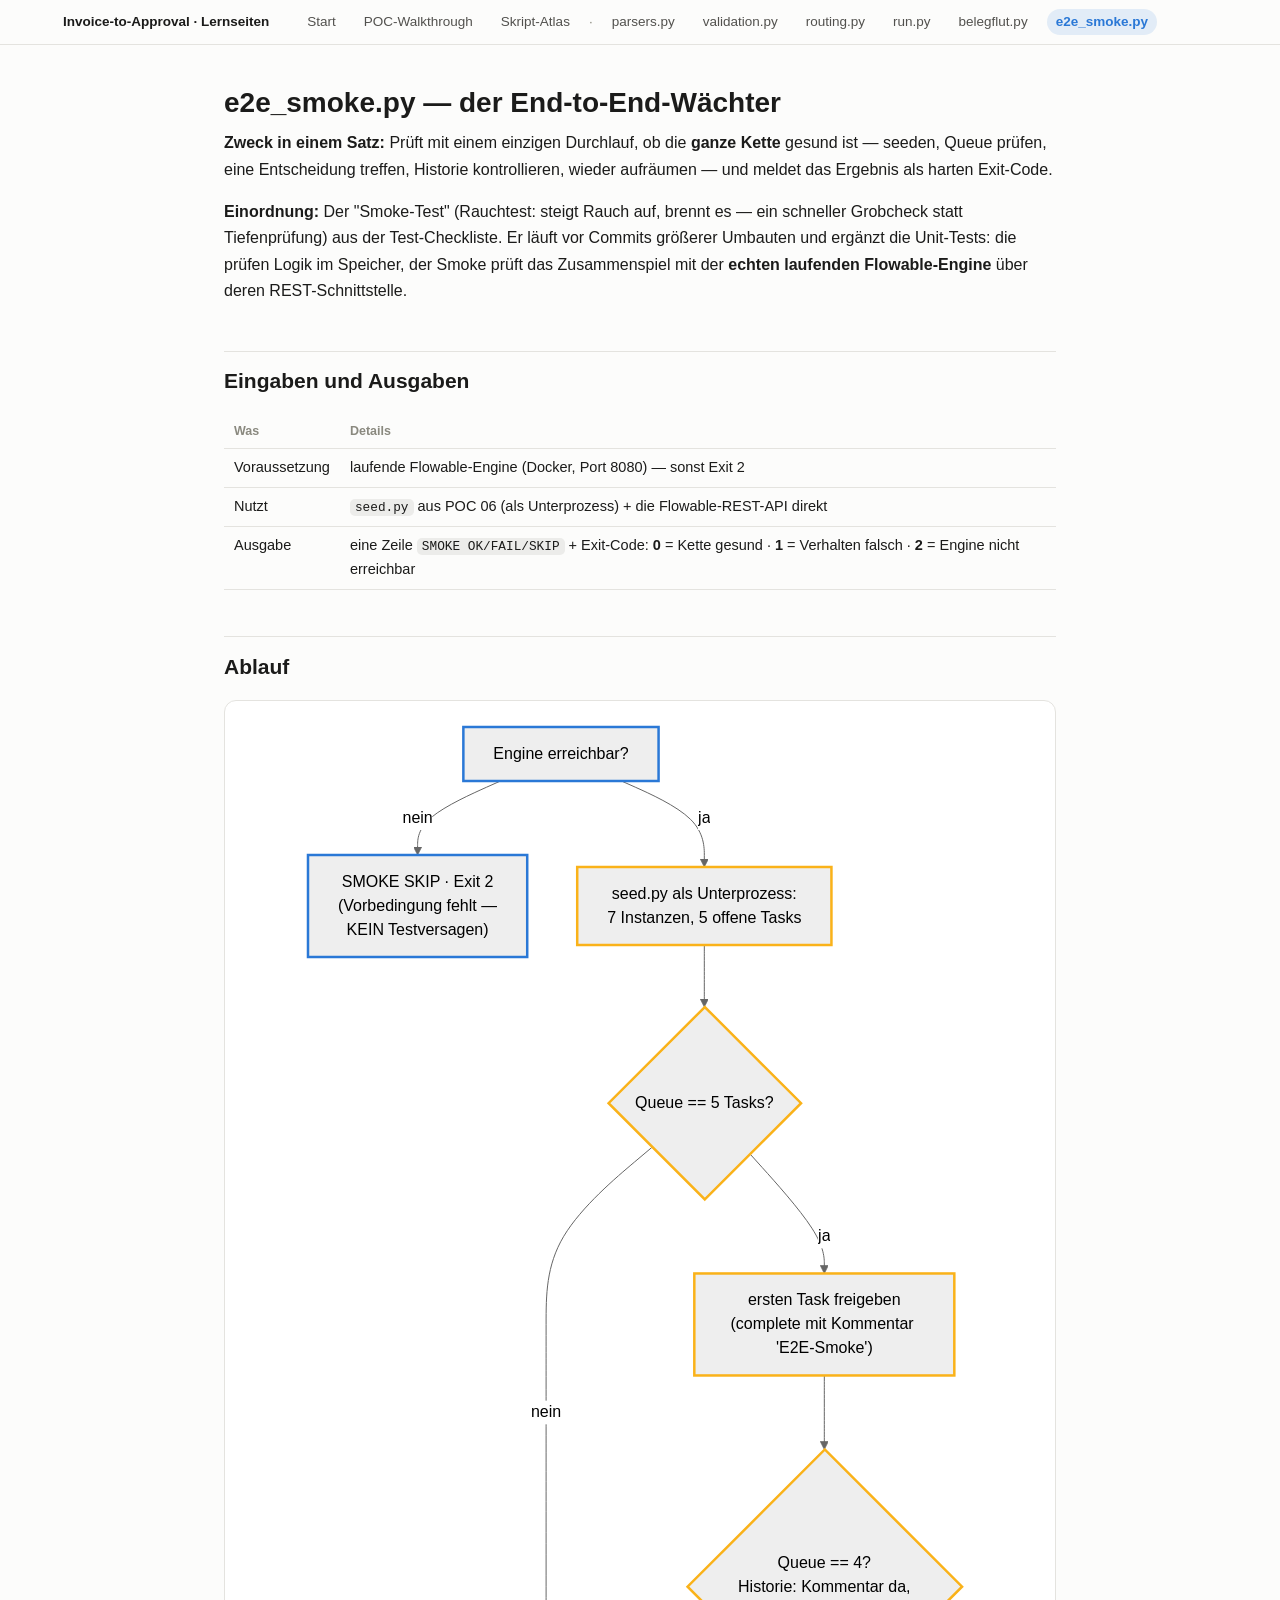
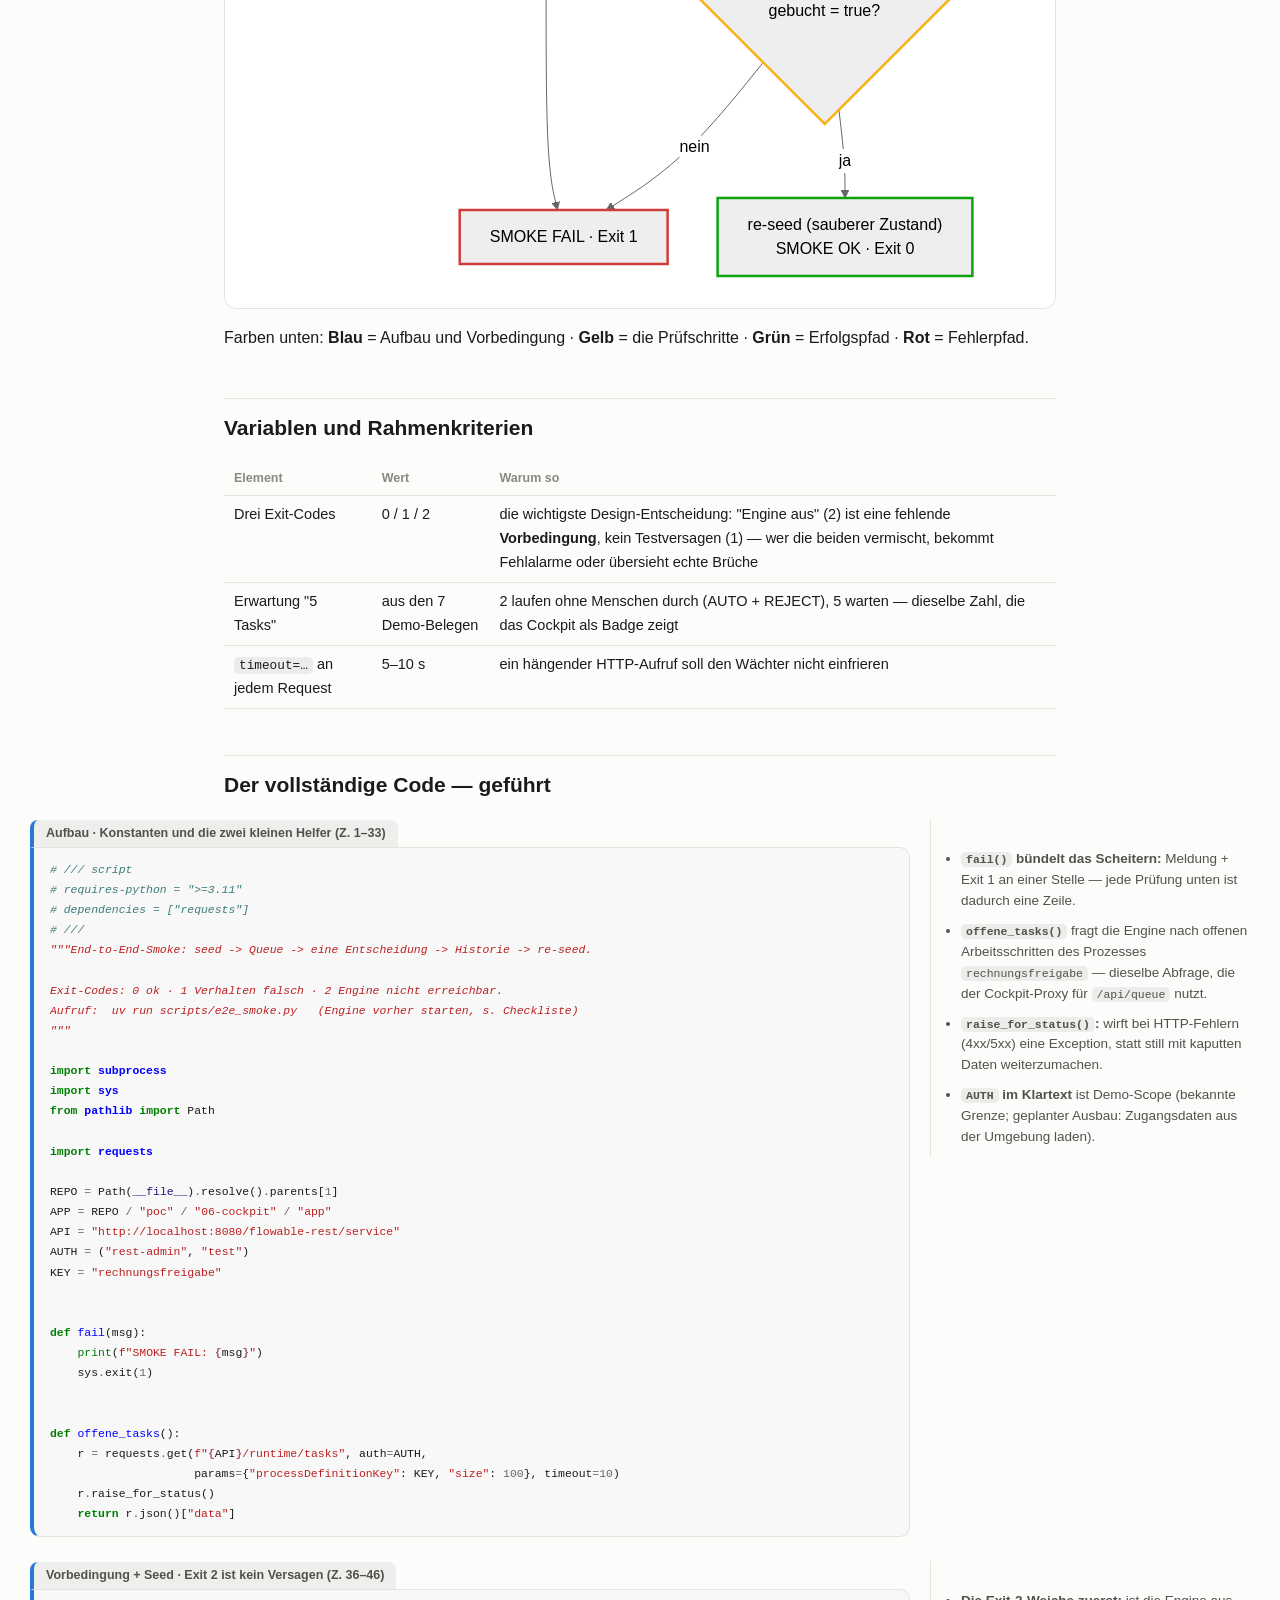
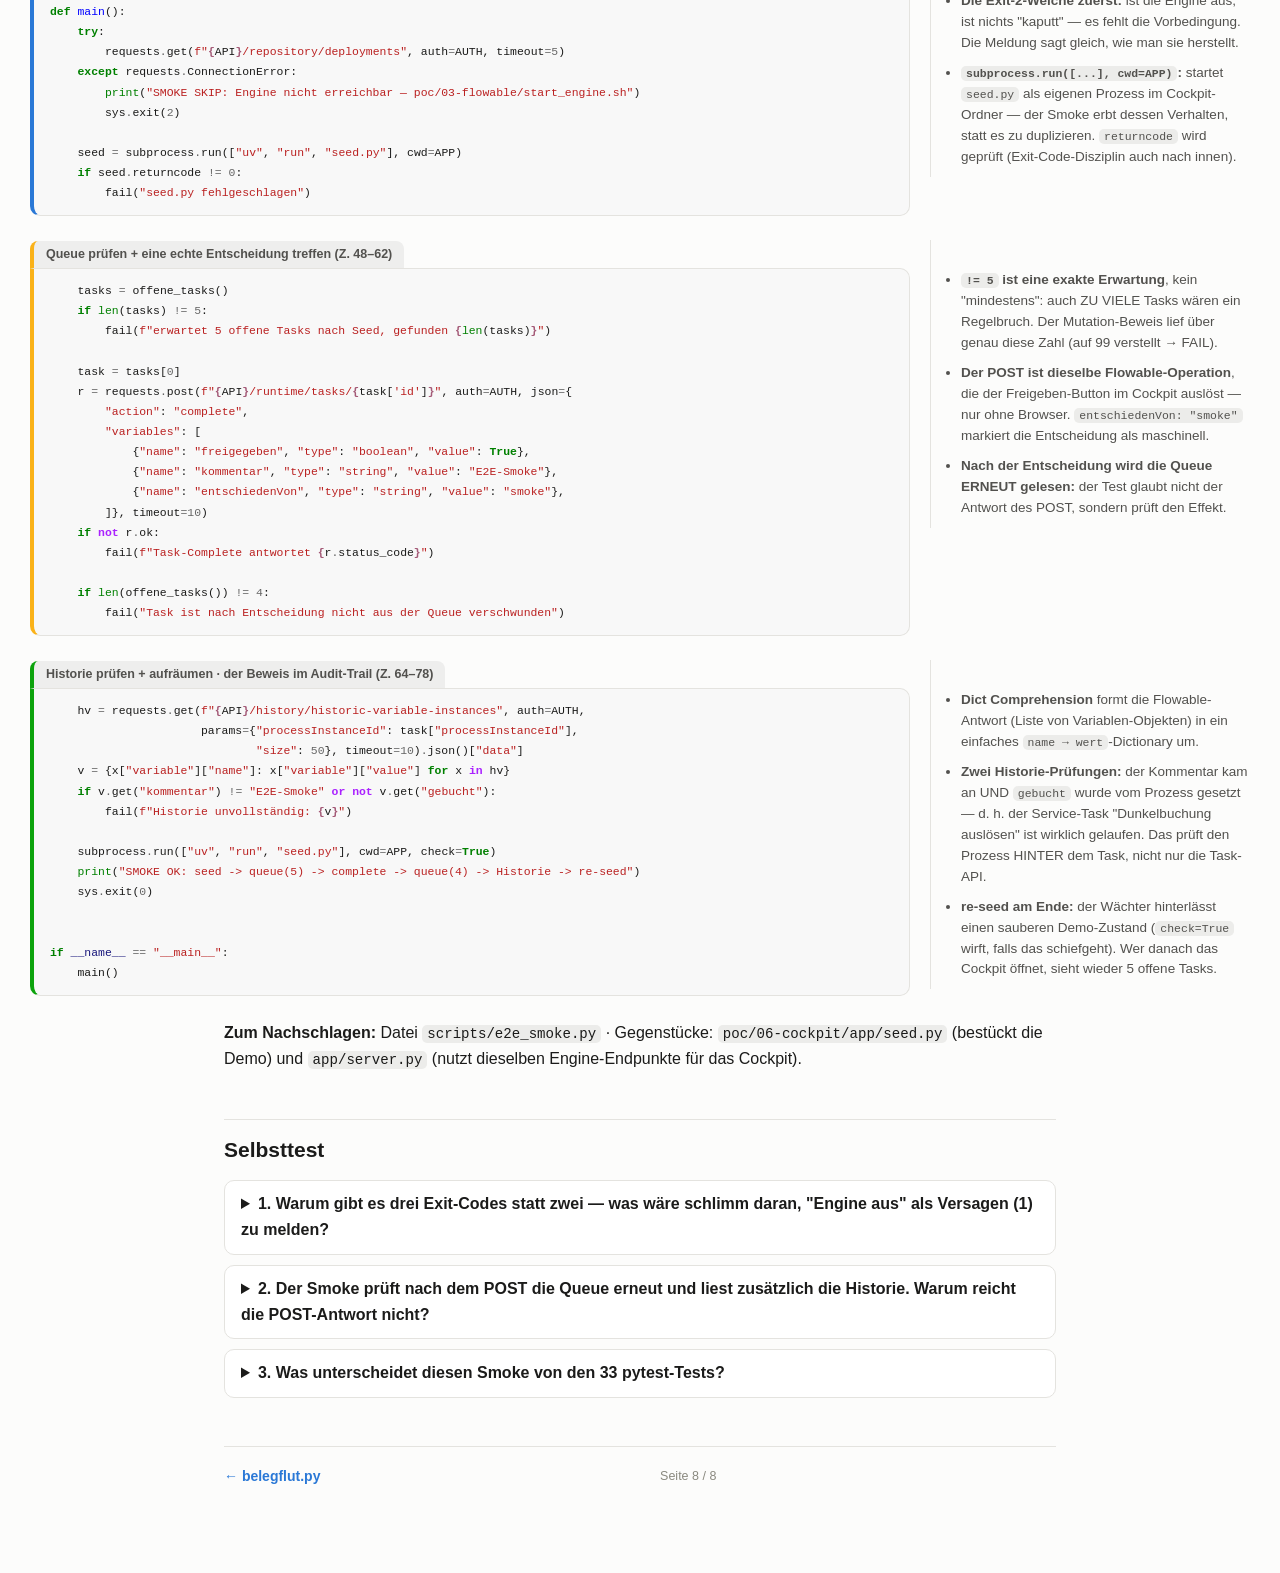
<file: docs/atlas-e2e-smoke.html>
<!doctype html>
<html lang="de">
<head>
<meta charset="utf-8">
<meta name="viewport" content="width=device-width, initial-scale=1">
<title>e2e_smoke.py — der End-to-End-Wächter</title>
<meta property="og:title" content="e2e_smoke.py — der End-to-End-Wächter">
<meta property="og:description" content="Invoice-to-Approval: sechs verzahnte POCs für Rechnungsautomatisierung (Process Mining, E-Rechnung, BPMN/DMN, n8n, LLM mit Human-in-the-Loop), als selbst-erklärendes Lern-Portal.">
<meta property="og:type" content="website">
<meta property="og:url" content="https://janrummel.github.io/invoice-to-approval/atlas-e2e-smoke.html">
<meta property="og:image" content="https://janrummel.github.io/invoice-to-approval/og-image.png">
<meta name="twitter:card" content="summary_large_image">
<link rel="icon" href="data:image/svg+xml,<svg xmlns=%22http://www.w3.org/2000/svg%22 viewBox=%220 0 100 100%22><text y=%22.9em%22 font-size=%2290%22>🧾</text></svg>">
<style>
  :root {
    color-scheme: light dark;
    --surface: #fcfcfb; --card: #ffffff; --line: #e4e3df;
    --ink: #1b1b1a; --ink-2: #52514e; --ink-3: #8a897f; --accent: #2a78d6;
  }
  @media (prefers-color-scheme: dark) {
    :root { --surface: #1a1a19; --card: #232322; --line: #3a3936;
             --ink: #f2f1ec; --ink-2: #c3c2b7; --ink-3: #8a897f; --accent: #3987e5; }
  }
  * { box-sizing: border-box; }
  body { margin: 0; background: var(--surface); color: var(--ink);
         font: 16px/1.65 -apple-system, "Segoe UI", Roboto, sans-serif; }
  .topnav { position: sticky; top: 0; z-index: 10; background: var(--surface);
    border-bottom: 1px solid var(--line); font-size: 13.5px; }
  .topnav .inner { max-width: 1220px; margin: 0 auto; padding: 9px 24px;
    display: flex; gap: 4px 10px; flex-wrap: wrap; align-items: center; }
  .topnav .brand { font-weight: 650; color: var(--ink); margin-right: 10px;
    text-decoration: none; }
  .topnav .brand:hover { color: var(--accent); background: transparent; }
  .topnav a { color: var(--ink-2); text-decoration: none; padding: 2px 9px;
    border-radius: 999px; }
  .topnav a:hover { background: color-mix(in oklab, var(--ink) 6%, transparent); }
  .topnav a.active { color: var(--accent); font-weight: 650;
    background: color-mix(in oklab, var(--accent) 12%, transparent); }
  .topnav .sep { color: var(--ink-3); }
  main { max-width: 880px; margin: 0 auto; padding: 40px 24px 80px; }
  h1 { font-size: 28px; line-height: 1.25; margin: 0 0 10px; }
  h2 { font-size: 21px; margin: 2.2em 0 .6em; padding-top: .6em;
        border-top: 1px solid var(--line); }
  h1 + p, h2 + p { margin-top: 0; }
  strong { font-weight: 650; }
  hr { border: 0; border-top: 1px solid var(--line); margin: 2em 0; }
  a { color: var(--accent); }
  code { font-family: ui-monospace, "SF Mono", Menlo, monospace; font-size: .88em;
         background: color-mix(in oklab, var(--ink) 7%, transparent);
         padding: 1px 5px; border-radius: 5px; }
  table { border-collapse: collapse; width: 100%; margin: 1em 0; font-size: 14.5px; }
  th { text-align: left; color: var(--ink-3); font-weight: 550; font-size: 12.5px; }
  th, td { padding: 7px 10px; border-bottom: 1px solid var(--line); vertical-align: top; }
  pre.mermaid { background: var(--card); border: 1px solid var(--line);
    border-radius: 12px; padding: 18px; text-align: center; overflow-x: auto; }
  pre.mermaid svg { max-width: none; } /* nicht herunterskalieren — Schrift bleibt lesbar */
  /* Syntax-Highlighting (Pygments) — hell/dunkel getrennt */
  pre { line-height: 125%; }
td.linenos .normal { color: inherit; background-color: transparent; padding-left: 5px; padding-right: 5px; }
span.linenos { color: inherit; background-color: transparent; padding-left: 5px; padding-right: 5px; }
td.linenos .special { color: #000000; background-color: #ffffc0; padding-left: 5px; padding-right: 5px; }
span.linenos.special { color: #000000; background-color: #ffffc0; padding-left: 5px; padding-right: 5px; }
.codehilite .hll { background-color: #ffffcc }
.codehilite { background: #f8f8f8; }
.codehilite .c { color: #3D7B7B; font-style: italic } /* Comment */
.codehilite .err { border: 1px solid #F00 } /* Error */
.codehilite .k { color: #008000; font-weight: bold } /* Keyword */
.codehilite .o { color: #666 } /* Operator */
.codehilite .ch { color: #3D7B7B; font-style: italic } /* Comment.Hashbang */
.codehilite .cm { color: #3D7B7B; font-style: italic } /* Comment.Multiline */
.codehilite .cp { color: #9C6500 } /* Comment.Preproc */
.codehilite .cpf { color: #3D7B7B; font-style: italic } /* Comment.PreprocFile */
.codehilite .c1 { color: #3D7B7B; font-style: italic } /* Comment.Single */
.codehilite .cs { color: #3D7B7B; font-style: italic } /* Comment.Special */
.codehilite .gd { color: #A00000 } /* Generic.Deleted */
.codehilite .ge { font-style: italic } /* Generic.Emph */
.codehilite .ges { font-weight: bold; font-style: italic } /* Generic.EmphStrong */
.codehilite .gr { color: #E40000 } /* Generic.Error */
.codehilite .gh { color: #000080; font-weight: bold } /* Generic.Heading */
.codehilite .gi { color: #008400 } /* Generic.Inserted */
.codehilite .go { color: #717171 } /* Generic.Output */
.codehilite .gp { color: #000080; font-weight: bold } /* Generic.Prompt */
.codehilite .gs { font-weight: bold } /* Generic.Strong */
.codehilite .gu { color: #800080; font-weight: bold } /* Generic.Subheading */
.codehilite .gt { color: #04D } /* Generic.Traceback */
.codehilite .kc { color: #008000; font-weight: bold } /* Keyword.Constant */
.codehilite .kd { color: #008000; font-weight: bold } /* Keyword.Declaration */
.codehilite .kn { color: #008000; font-weight: bold } /* Keyword.Namespace */
.codehilite .kp { color: #008000 } /* Keyword.Pseudo */
.codehilite .kr { color: #008000; font-weight: bold } /* Keyword.Reserved */
.codehilite .kt { color: #B00040 } /* Keyword.Type */
.codehilite .m { color: #666 } /* Literal.Number */
.codehilite .s { color: #BA2121 } /* Literal.String */
.codehilite .na { color: #687822 } /* Name.Attribute */
.codehilite .nb { color: #008000 } /* Name.Builtin */
.codehilite .nc { color: #00F; font-weight: bold } /* Name.Class */
.codehilite .no { color: #800 } /* Name.Constant */
.codehilite .nd { color: #A2F } /* Name.Decorator */
.codehilite .ni { color: #717171; font-weight: bold } /* Name.Entity */
.codehilite .ne { color: #CB3F38; font-weight: bold } /* Name.Exception */
.codehilite .nf { color: #00F } /* Name.Function */
.codehilite .nl { color: #767600 } /* Name.Label */
.codehilite .nn { color: #00F; font-weight: bold } /* Name.Namespace */
.codehilite .nt { color: #008000; font-weight: bold } /* Name.Tag */
.codehilite .nv { color: #19177C } /* Name.Variable */
.codehilite .ow { color: #A2F; font-weight: bold } /* Operator.Word */
.codehilite .w { color: #BBB } /* Text.Whitespace */
.codehilite .mb { color: #666 } /* Literal.Number.Bin */
.codehilite .mf { color: #666 } /* Literal.Number.Float */
.codehilite .mh { color: #666 } /* Literal.Number.Hex */
.codehilite .mi { color: #666 } /* Literal.Number.Integer */
.codehilite .mo { color: #666 } /* Literal.Number.Oct */
.codehilite .sa { color: #BA2121 } /* Literal.String.Affix */
.codehilite .sb { color: #BA2121 } /* Literal.String.Backtick */
.codehilite .sc { color: #BA2121 } /* Literal.String.Char */
.codehilite .dl { color: #BA2121 } /* Literal.String.Delimiter */
.codehilite .sd { color: #BA2121; font-style: italic } /* Literal.String.Doc */
.codehilite .s2 { color: #BA2121 } /* Literal.String.Double */
.codehilite .se { color: #AA5D1F; font-weight: bold } /* Literal.String.Escape */
.codehilite .sh { color: #BA2121 } /* Literal.String.Heredoc */
.codehilite .si { color: #A45A77; font-weight: bold } /* Literal.String.Interpol */
.codehilite .sx { color: #008000 } /* Literal.String.Other */
.codehilite .sr { color: #A45A77 } /* Literal.String.Regex */
.codehilite .s1 { color: #BA2121 } /* Literal.String.Single */
.codehilite .ss { color: #19177C } /* Literal.String.Symbol */
.codehilite .bp { color: #008000 } /* Name.Builtin.Pseudo */
.codehilite .fm { color: #00F } /* Name.Function.Magic */
.codehilite .vc { color: #19177C } /* Name.Variable.Class */
.codehilite .vg { color: #19177C } /* Name.Variable.Global */
.codehilite .vi { color: #19177C } /* Name.Variable.Instance */
.codehilite .vm { color: #19177C } /* Name.Variable.Magic */
.codehilite .il { color: #666 } /* Literal.Number.Integer.Long */
  @media (prefers-color-scheme: dark) { pre { line-height: 125%; }
td.linenos .normal { color: inherit; background-color: transparent; padding-left: 5px; padding-right: 5px; }
span.linenos { color: inherit; background-color: transparent; padding-left: 5px; padding-right: 5px; }
td.linenos .special { color: #000000; background-color: #ffffc0; padding-left: 5px; padding-right: 5px; }
span.linenos.special { color: #000000; background-color: #ffffc0; padding-left: 5px; padding-right: 5px; }
.codehilite .hll { background-color: #49483e }
.codehilite { background: #272822; color: #F8F8F2 }
.codehilite .c { color: #959077 } /* Comment */
.codehilite .err { color: #ED007E; background-color: #1E0010 } /* Error */
.codehilite .esc { color: #F8F8F2 } /* Escape */
.codehilite .g { color: #F8F8F2 } /* Generic */
.codehilite .k { color: #66D9EF } /* Keyword */
.codehilite .l { color: #AE81FF } /* Literal */
.codehilite .n { color: #F8F8F2 } /* Name */
.codehilite .o { color: #FF4689 } /* Operator */
.codehilite .x { color: #F8F8F2 } /* Other */
.codehilite .p { color: #F8F8F2 } /* Punctuation */
.codehilite .ch { color: #959077 } /* Comment.Hashbang */
.codehilite .cm { color: #959077 } /* Comment.Multiline */
.codehilite .cp { color: #959077 } /* Comment.Preproc */
.codehilite .cpf { color: #959077 } /* Comment.PreprocFile */
.codehilite .c1 { color: #959077 } /* Comment.Single */
.codehilite .cs { color: #959077 } /* Comment.Special */
.codehilite .gd { color: #FF4689 } /* Generic.Deleted */
.codehilite .ge { color: #F8F8F2; font-style: italic } /* Generic.Emph */
.codehilite .ges { color: #F8F8F2; font-weight: bold; font-style: italic } /* Generic.EmphStrong */
.codehilite .gr { color: #F8F8F2 } /* Generic.Error */
.codehilite .gh { color: #F8F8F2 } /* Generic.Heading */
.codehilite .gi { color: #A6E22E } /* Generic.Inserted */
.codehilite .go { color: #66D9EF } /* Generic.Output */
.codehilite .gp { color: #FF4689; font-weight: bold } /* Generic.Prompt */
.codehilite .gs { color: #F8F8F2; font-weight: bold } /* Generic.Strong */
.codehilite .gu { color: #959077 } /* Generic.Subheading */
.codehilite .gt { color: #F8F8F2 } /* Generic.Traceback */
.codehilite .kc { color: #66D9EF } /* Keyword.Constant */
.codehilite .kd { color: #66D9EF } /* Keyword.Declaration */
.codehilite .kn { color: #FF4689 } /* Keyword.Namespace */
.codehilite .kp { color: #66D9EF } /* Keyword.Pseudo */
.codehilite .kr { color: #66D9EF } /* Keyword.Reserved */
.codehilite .kt { color: #66D9EF } /* Keyword.Type */
.codehilite .ld { color: #E6DB74 } /* Literal.Date */
.codehilite .m { color: #AE81FF } /* Literal.Number */
.codehilite .s { color: #E6DB74 } /* Literal.String */
.codehilite .na { color: #A6E22E } /* Name.Attribute */
.codehilite .nb { color: #F8F8F2 } /* Name.Builtin */
.codehilite .nc { color: #A6E22E } /* Name.Class */
.codehilite .no { color: #66D9EF } /* Name.Constant */
.codehilite .nd { color: #A6E22E } /* Name.Decorator */
.codehilite .ni { color: #F8F8F2 } /* Name.Entity */
.codehilite .ne { color: #A6E22E } /* Name.Exception */
.codehilite .nf { color: #A6E22E } /* Name.Function */
.codehilite .nl { color: #F8F8F2 } /* Name.Label */
.codehilite .nn { color: #F8F8F2 } /* Name.Namespace */
.codehilite .nx { color: #A6E22E } /* Name.Other */
.codehilite .py { color: #F8F8F2 } /* Name.Property */
.codehilite .nt { color: #FF4689 } /* Name.Tag */
.codehilite .nv { color: #F8F8F2 } /* Name.Variable */
.codehilite .ow { color: #FF4689 } /* Operator.Word */
.codehilite .pm { color: #F8F8F2 } /* Punctuation.Marker */
.codehilite .w { color: #F8F8F2 } /* Text.Whitespace */
.codehilite .mb { color: #AE81FF } /* Literal.Number.Bin */
.codehilite .mf { color: #AE81FF } /* Literal.Number.Float */
.codehilite .mh { color: #AE81FF } /* Literal.Number.Hex */
.codehilite .mi { color: #AE81FF } /* Literal.Number.Integer */
.codehilite .mo { color: #AE81FF } /* Literal.Number.Oct */
.codehilite .sa { color: #E6DB74 } /* Literal.String.Affix */
.codehilite .sb { color: #E6DB74 } /* Literal.String.Backtick */
.codehilite .sc { color: #E6DB74 } /* Literal.String.Char */
.codehilite .dl { color: #E6DB74 } /* Literal.String.Delimiter */
.codehilite .sd { color: #E6DB74 } /* Literal.String.Doc */
.codehilite .s2 { color: #E6DB74 } /* Literal.String.Double */
.codehilite .se { color: #AE81FF } /* Literal.String.Escape */
.codehilite .sh { color: #E6DB74 } /* Literal.String.Heredoc */
.codehilite .si { color: #E6DB74 } /* Literal.String.Interpol */
.codehilite .sx { color: #E6DB74 } /* Literal.String.Other */
.codehilite .sr { color: #E6DB74 } /* Literal.String.Regex */
.codehilite .s1 { color: #E6DB74 } /* Literal.String.Single */
.codehilite .ss { color: #E6DB74 } /* Literal.String.Symbol */
.codehilite .bp { color: #F8F8F2 } /* Name.Builtin.Pseudo */
.codehilite .fm { color: #A6E22E } /* Name.Function.Magic */
.codehilite .vc { color: #F8F8F2 } /* Name.Variable.Class */
.codehilite .vg { color: #F8F8F2 } /* Name.Variable.Global */
.codehilite .vi { color: #F8F8F2 } /* Name.Variable.Instance */
.codehilite .vm { color: #F8F8F2 } /* Name.Variable.Magic */
.codehilite .il { color: #AE81FF } /* Literal.Number.Integer.Long */ }
  .codehilite { border: 1px solid var(--line); border-radius: 10px;
    overflow-x: auto; margin: 0 0 8px; }
  .codehilite pre { margin: 0; padding: 12px 16px;
    font: 13px/1.55 ui-monospace, "SF Mono", Menlo, monospace; }
  .codehilite code { background: transparent; padding: 0; } /* Inline-code-Stil neutralisieren */
  /* Farb-Labels: verbinden Code-Abschnitte mit den Diagramm-Blöcken */
  .codeblock-label { display: inline-block; font-size: 12.5px; font-weight: 600;
    padding: 3px 12px; margin: 16px 0 0; border-radius: 8px 8px 0 0;
    background: color-mix(in oklab, var(--ink) 6%, transparent);
    color: var(--ink-2); border-left: 4px solid var(--ink-3); }
  .codeblock-label + .codehilite { border-top-left-radius: 0; }
  .codeblock-label[data-tone="blau"] { border-left-color: #2a78d6; }
  .codeblock-label[data-tone="rot"] { border-left-color: #d03b3b; }
  .codeblock-label[data-tone="gelb"] { border-left-color: #fab219; }
  .codeblock-label[data-tone="gruen"] { border-left-color: #0ca30c; }
  .codeblock-label[data-tone="blau"] + .codehilite { border-left: 4px solid #2a78d6; }
  .codeblock-label[data-tone="rot"] + .codehilite { border-left: 4px solid #d03b3b; }
  .codeblock-label[data-tone="gelb"] + .codehilite { border-left: 4px solid #fab219; }
  .codeblock-label[data-tone="gruen"] + .codehilite { border-left: 4px solid #0ca30c; }
  /* Zweispaltige Code-Ansicht: Code links, Erklärnotizen rechts daneben.
     Bricht aus der Textspalte aus (breiter als main), damit der Code Platz hat. */
  .code-row { display: grid; grid-template-columns: minmax(0, 1fr) 320px;
    gap: 0 20px; align-items: start; margin: 16px 0 8px;
    width: min(1220px, calc(100vw - 48px));
    position: relative; left: 50%; transform: translateX(-50%); }
  .code-row .codeblock-label { margin-top: 0; }
  .code-notes { font-size: 13.5px; color: var(--ink-2); line-height: 1.55;
    padding: 30px 0 0 14px; border-left: 1px solid var(--line); }
  .code-notes ul { margin: 0; padding-left: 16px; }
  .code-notes li { margin: 0 0 9px; }
  .code-notes code { font-size: .85em; }
  @media (max-width: 1000px) {
    .code-row { grid-template-columns: 1fr; width: auto; left: 0; transform: none; }
    .code-notes { padding: 6px 0 0; border-left: 0; }
  }
  details { background: var(--card); border: 1px solid var(--line);
    border-radius: 10px; padding: 10px 16px; margin: 10px 0; }
  details summary { cursor: pointer; font-weight: 550; }
  details[open] summary { margin-bottom: 6px; color: var(--accent); }
  blockquote { border-left: 3px solid var(--accent); margin: 1em 0;
    padding: 2px 0 2px 14px; color: var(--ink-2); }
  li { margin: .25em 0; }
  .pagenav { display: flex; justify-content: space-between; align-items: center;
    gap: 12px; margin-top: 48px; padding-top: 18px;
    border-top: 1px solid var(--line); font-size: 14px; }
  .pagenav a { color: var(--accent); text-decoration: none; font-weight: 600; }
  .pagenav .pos { color: var(--ink-3); font-size: 12.5px; }
  @media print {
    body { background: #fff; color: #000; font-size: 12px; }
    .topnav { display: none; }
    .code-row { width: auto; left: 0; transform: none; }
    details { break-inside: avoid; } details:not([open]) summary ~ * { display: block; }
    pre.mermaid { break-inside: avoid; border: 1px solid #ccc; }
    h2 { break-after: avoid; }
  }
</style>
</head>
<body>
<nav class="topnav"><div class="inner"><a class="brand" href="index.html">Invoice-to-Approval · Lernseiten</a><a href="index.html">Start</a><a href="poc-walkthrough.html">POC-Walkthrough</a><a href="skript-atlas.html">Skript-Atlas</a><span class="sep" aria-hidden="true">·</span><a href="atlas-parsers.html">parsers.py</a><a href="atlas-validation.html">validation.py</a><a href="atlas-routing.html">routing.py</a><a href="atlas-run.html">run.py</a><a href="atlas-belegflut.html">belegflut.py</a><a href="atlas-e2e-smoke.html" class="active">e2e_smoke.py</a></div></nav>
<main>
<h1>e2e_smoke.py — der End-to-End-Wächter</h1>
<p><strong>Zweck in einem Satz:</strong> Prüft mit einem einzigen Durchlauf, ob die <strong>ganze
Kette</strong> gesund ist — seeden, Queue prüfen, eine Entscheidung treffen, Historie
kontrollieren, wieder aufräumen — und meldet das Ergebnis als harten Exit-Code.</p>
<p><strong>Einordnung:</strong> Der "Smoke-Test" (Rauchtest: steigt Rauch auf, brennt es —
ein schneller Grobcheck statt Tiefenprüfung) aus der Test-Checkliste. Er läuft
vor Commits größerer Umbauten und ergänzt die Unit-Tests: die prüfen Logik im
Speicher, der Smoke prüft das Zusammenspiel mit der <strong>echten laufenden
Flowable-Engine</strong> über deren REST-Schnittstelle.</p>
<h2>Eingaben und Ausgaben</h2>
<table>
<thead>
<tr>
<th>Was</th>
<th>Details</th>
</tr>
</thead>
<tbody>
<tr>
<td>Voraussetzung</td>
<td>laufende Flowable-Engine (Docker, Port 8080) — sonst Exit 2</td>
</tr>
<tr>
<td>Nutzt</td>
<td><code>seed.py</code> aus POC 06 (als Unterprozess) + die Flowable-REST-API direkt</td>
</tr>
<tr>
<td>Ausgabe</td>
<td>eine Zeile <code>SMOKE OK/FAIL/SKIP</code> + Exit-Code: <strong>0</strong> = Kette gesund · <strong>1</strong> = Verhalten falsch · <strong>2</strong> = Engine nicht erreichbar</td>
</tr>
</tbody>
</table>
<h2>Ablauf</h2>
<pre class="mermaid">flowchart TD
    A["Engine erreichbar?"] -->|nein| SKIP["SMOKE SKIP · Exit 2<br/>(Vorbedingung fehlt —<br/>KEIN Testversagen)"]
    A -->|ja| B["seed.py als Unterprozess:<br/>7 Instanzen, 5 offene Tasks"]
    B --> C{"Queue == 5 Tasks?"}
    C -->|nein| FAIL["SMOKE FAIL · Exit 1"]
    C -->|ja| D["ersten Task freigeben<br/>(complete mit Kommentar 'E2E-Smoke')"]
    D --> E{"Queue == 4?<br/>Historie: Kommentar da,<br/>gebucht = true?"}
    E -->|nein| FAIL
    E -->|ja| F["re-seed (sauberer Zustand)<br/>SMOKE OK · Exit 0"]
    classDef pre stroke:#2a78d6,stroke-width:2.5px
    classDef arbeit stroke:#fab219,stroke-width:2.5px
    classDef out stroke:#0ca30c,stroke-width:2.5px
    classDef bad stroke:#d03b3b,stroke-width:2.5px
    class A,SKIP pre
    class B,C,D,E arbeit
    class F out
    class FAIL bad
</pre>
<p>Farben unten: <strong>Blau</strong> = Aufbau und Vorbedingung · <strong>Gelb</strong> = die Prüfschritte ·
<strong>Grün</strong> = Erfolgspfad · <strong>Rot</strong> = Fehlerpfad.</p>
<h2>Variablen und Rahmenkriterien</h2>
<table>
<thead>
<tr>
<th>Element</th>
<th>Wert</th>
<th>Warum so</th>
</tr>
</thead>
<tbody>
<tr>
<td>Drei Exit-Codes</td>
<td>0 / 1 / 2</td>
<td>die wichtigste Design-Entscheidung: "Engine aus" (2) ist eine fehlende <strong>Vorbedingung</strong>, kein Testversagen (1) — wer die beiden vermischt, bekommt Fehlalarme oder übersieht echte Brüche</td>
</tr>
<tr>
<td>Erwartung "5 Tasks"</td>
<td>aus den 7 Demo-Belegen</td>
<td>2 laufen ohne Menschen durch (AUTO + REJECT), 5 warten — dieselbe Zahl, die das Cockpit als Badge zeigt</td>
</tr>
<tr>
<td><code>timeout=…</code> an jedem Request</td>
<td>5–10 s</td>
<td>ein hängender HTTP-Aufruf soll den Wächter nicht einfrieren</td>
</tr>
</tbody>
</table>
<h2>Der vollständige Code — geführt</h2>
<div class="code-row">
<div class="code-col">
<div class="codeblock-label" data-tone="blau">Aufbau · Konstanten und die zwei kleinen Helfer (Z. 1–33)</div>
<div class="codehilite"><pre><span></span><code><span class="c1"># /// script</span>
<span class="c1"># requires-python = &quot;&gt;=3.11&quot;</span>
<span class="c1"># dependencies = [&quot;requests&quot;]</span>
<span class="c1"># ///</span>
<span class="sd">&quot;&quot;&quot;End-to-End-Smoke: seed -&gt; Queue -&gt; eine Entscheidung -&gt; Historie -&gt; re-seed.</span>

<span class="sd">Exit-Codes: 0 ok · 1 Verhalten falsch · 2 Engine nicht erreichbar.</span>
<span class="sd">Aufruf:  uv run scripts/e2e_smoke.py   (Engine vorher starten, s. Checkliste)</span>
<span class="sd">&quot;&quot;&quot;</span>

<span class="kn">import</span><span class="w"> </span><span class="nn">subprocess</span>
<span class="kn">import</span><span class="w"> </span><span class="nn">sys</span>
<span class="kn">from</span><span class="w"> </span><span class="nn">pathlib</span><span class="w"> </span><span class="kn">import</span> <span class="n">Path</span>

<span class="kn">import</span><span class="w"> </span><span class="nn">requests</span>

<span class="n">REPO</span> <span class="o">=</span> <span class="n">Path</span><span class="p">(</span><span class="vm">__file__</span><span class="p">)</span><span class="o">.</span><span class="n">resolve</span><span class="p">()</span><span class="o">.</span><span class="n">parents</span><span class="p">[</span><span class="mi">1</span><span class="p">]</span>
<span class="n">APP</span> <span class="o">=</span> <span class="n">REPO</span> <span class="o">/</span> <span class="s2">&quot;poc&quot;</span> <span class="o">/</span> <span class="s2">&quot;06-cockpit&quot;</span> <span class="o">/</span> <span class="s2">&quot;app&quot;</span>
<span class="n">API</span> <span class="o">=</span> <span class="s2">&quot;http://localhost:8080/flowable-rest/service&quot;</span>
<span class="n">AUTH</span> <span class="o">=</span> <span class="p">(</span><span class="s2">&quot;rest-admin&quot;</span><span class="p">,</span> <span class="s2">&quot;test&quot;</span><span class="p">)</span>
<span class="n">KEY</span> <span class="o">=</span> <span class="s2">&quot;rechnungsfreigabe&quot;</span>


<span class="k">def</span><span class="w"> </span><span class="nf">fail</span><span class="p">(</span><span class="n">msg</span><span class="p">):</span>
    <span class="nb">print</span><span class="p">(</span><span class="sa">f</span><span class="s2">&quot;SMOKE FAIL: </span><span class="si">{</span><span class="n">msg</span><span class="si">}</span><span class="s2">&quot;</span><span class="p">)</span>
    <span class="n">sys</span><span class="o">.</span><span class="n">exit</span><span class="p">(</span><span class="mi">1</span><span class="p">)</span>


<span class="k">def</span><span class="w"> </span><span class="nf">offene_tasks</span><span class="p">():</span>
    <span class="n">r</span> <span class="o">=</span> <span class="n">requests</span><span class="o">.</span><span class="n">get</span><span class="p">(</span><span class="sa">f</span><span class="s2">&quot;</span><span class="si">{</span><span class="n">API</span><span class="si">}</span><span class="s2">/runtime/tasks&quot;</span><span class="p">,</span> <span class="n">auth</span><span class="o">=</span><span class="n">AUTH</span><span class="p">,</span>
                     <span class="n">params</span><span class="o">=</span><span class="p">{</span><span class="s2">&quot;processDefinitionKey&quot;</span><span class="p">:</span> <span class="n">KEY</span><span class="p">,</span> <span class="s2">&quot;size&quot;</span><span class="p">:</span> <span class="mi">100</span><span class="p">},</span> <span class="n">timeout</span><span class="o">=</span><span class="mi">10</span><span class="p">)</span>
    <span class="n">r</span><span class="o">.</span><span class="n">raise_for_status</span><span class="p">()</span>
    <span class="k">return</span> <span class="n">r</span><span class="o">.</span><span class="n">json</span><span class="p">()[</span><span class="s2">&quot;data&quot;</span><span class="p">]</span>
</code></pre></div>

</div>
<aside class="code-notes">
<ul>
<li><strong><code>fail()</code> bündelt das Scheitern:</strong> Meldung + Exit 1 an einer Stelle —
  jede Prüfung unten ist dadurch eine Zeile.</li>
<li><strong><code>offene_tasks()</code></strong> fragt die Engine nach offenen Arbeitsschritten des
  Prozesses <code>rechnungsfreigabe</code> — dieselbe Abfrage, die der Cockpit-Proxy
  für <code>/api/queue</code> nutzt.</li>
<li><strong><code>raise_for_status()</code>:</strong> wirft bei HTTP-Fehlern (4xx/5xx) eine Exception,
  statt still mit kaputten Daten weiterzumachen.</li>
<li><strong><code>AUTH</code> im Klartext</strong> ist Demo-Scope (bekannte Grenze; geplanter
  Ausbau: Zugangsdaten aus der Umgebung laden).</li>
</ul>
</aside>
</div>
<div class="code-row">
<div class="code-col">
<div class="codeblock-label" data-tone="blau">Vorbedingung + Seed · Exit 2 ist kein Versagen (Z. 36–46)</div>
<div class="codehilite"><pre><span></span><code><span class="k">def</span><span class="w"> </span><span class="nf">main</span><span class="p">():</span>
    <span class="k">try</span><span class="p">:</span>
        <span class="n">requests</span><span class="o">.</span><span class="n">get</span><span class="p">(</span><span class="sa">f</span><span class="s2">&quot;</span><span class="si">{</span><span class="n">API</span><span class="si">}</span><span class="s2">/repository/deployments&quot;</span><span class="p">,</span> <span class="n">auth</span><span class="o">=</span><span class="n">AUTH</span><span class="p">,</span> <span class="n">timeout</span><span class="o">=</span><span class="mi">5</span><span class="p">)</span>
    <span class="k">except</span> <span class="n">requests</span><span class="o">.</span><span class="n">ConnectionError</span><span class="p">:</span>
        <span class="nb">print</span><span class="p">(</span><span class="s2">&quot;SMOKE SKIP: Engine nicht erreichbar — poc/03-flowable/start_engine.sh&quot;</span><span class="p">)</span>
        <span class="n">sys</span><span class="o">.</span><span class="n">exit</span><span class="p">(</span><span class="mi">2</span><span class="p">)</span>

    <span class="n">seed</span> <span class="o">=</span> <span class="n">subprocess</span><span class="o">.</span><span class="n">run</span><span class="p">([</span><span class="s2">&quot;uv&quot;</span><span class="p">,</span> <span class="s2">&quot;run&quot;</span><span class="p">,</span> <span class="s2">&quot;seed.py&quot;</span><span class="p">],</span> <span class="n">cwd</span><span class="o">=</span><span class="n">APP</span><span class="p">)</span>
    <span class="k">if</span> <span class="n">seed</span><span class="o">.</span><span class="n">returncode</span> <span class="o">!=</span> <span class="mi">0</span><span class="p">:</span>
        <span class="n">fail</span><span class="p">(</span><span class="s2">&quot;seed.py fehlgeschlagen&quot;</span><span class="p">)</span>
</code></pre></div>

</div>
<aside class="code-notes">
<ul>
<li><strong>Die Exit-2-Weiche zuerst:</strong> ist die Engine aus, ist nichts "kaputt" —
  es fehlt die Vorbedingung. Die Meldung sagt gleich, wie man sie
  herstellt.</li>
<li><strong><code>subprocess.run([...], cwd=APP)</code>:</strong> startet <code>seed.py</code> als eigenen
  Prozess im Cockpit-Ordner — der Smoke erbt dessen Verhalten, statt es zu
  duplizieren. <code>returncode</code> wird geprüft (Exit-Code-Disziplin auch nach
  innen).</li>
</ul>
</aside>
</div>
<div class="code-row">
<div class="code-col">
<div class="codeblock-label" data-tone="gelb">Queue prüfen + eine echte Entscheidung treffen (Z. 48–62)</div>
<div class="codehilite"><pre><span></span><code>    <span class="n">tasks</span> <span class="o">=</span> <span class="n">offene_tasks</span><span class="p">()</span>
    <span class="k">if</span> <span class="nb">len</span><span class="p">(</span><span class="n">tasks</span><span class="p">)</span> <span class="o">!=</span> <span class="mi">5</span><span class="p">:</span>
        <span class="n">fail</span><span class="p">(</span><span class="sa">f</span><span class="s2">&quot;erwartet 5 offene Tasks nach Seed, gefunden </span><span class="si">{</span><span class="nb">len</span><span class="p">(</span><span class="n">tasks</span><span class="p">)</span><span class="si">}</span><span class="s2">&quot;</span><span class="p">)</span>

    <span class="n">task</span> <span class="o">=</span> <span class="n">tasks</span><span class="p">[</span><span class="mi">0</span><span class="p">]</span>
    <span class="n">r</span> <span class="o">=</span> <span class="n">requests</span><span class="o">.</span><span class="n">post</span><span class="p">(</span><span class="sa">f</span><span class="s2">&quot;</span><span class="si">{</span><span class="n">API</span><span class="si">}</span><span class="s2">/runtime/tasks/</span><span class="si">{</span><span class="n">task</span><span class="p">[</span><span class="s1">&#39;id&#39;</span><span class="p">]</span><span class="si">}</span><span class="s2">&quot;</span><span class="p">,</span> <span class="n">auth</span><span class="o">=</span><span class="n">AUTH</span><span class="p">,</span> <span class="n">json</span><span class="o">=</span><span class="p">{</span>
        <span class="s2">&quot;action&quot;</span><span class="p">:</span> <span class="s2">&quot;complete&quot;</span><span class="p">,</span>
        <span class="s2">&quot;variables&quot;</span><span class="p">:</span> <span class="p">[</span>
            <span class="p">{</span><span class="s2">&quot;name&quot;</span><span class="p">:</span> <span class="s2">&quot;freigegeben&quot;</span><span class="p">,</span> <span class="s2">&quot;type&quot;</span><span class="p">:</span> <span class="s2">&quot;boolean&quot;</span><span class="p">,</span> <span class="s2">&quot;value&quot;</span><span class="p">:</span> <span class="kc">True</span><span class="p">},</span>
            <span class="p">{</span><span class="s2">&quot;name&quot;</span><span class="p">:</span> <span class="s2">&quot;kommentar&quot;</span><span class="p">,</span> <span class="s2">&quot;type&quot;</span><span class="p">:</span> <span class="s2">&quot;string&quot;</span><span class="p">,</span> <span class="s2">&quot;value&quot;</span><span class="p">:</span> <span class="s2">&quot;E2E-Smoke&quot;</span><span class="p">},</span>
            <span class="p">{</span><span class="s2">&quot;name&quot;</span><span class="p">:</span> <span class="s2">&quot;entschiedenVon&quot;</span><span class="p">,</span> <span class="s2">&quot;type&quot;</span><span class="p">:</span> <span class="s2">&quot;string&quot;</span><span class="p">,</span> <span class="s2">&quot;value&quot;</span><span class="p">:</span> <span class="s2">&quot;smoke&quot;</span><span class="p">},</span>
        <span class="p">]},</span> <span class="n">timeout</span><span class="o">=</span><span class="mi">10</span><span class="p">)</span>
    <span class="k">if</span> <span class="ow">not</span> <span class="n">r</span><span class="o">.</span><span class="n">ok</span><span class="p">:</span>
        <span class="n">fail</span><span class="p">(</span><span class="sa">f</span><span class="s2">&quot;Task-Complete antwortet </span><span class="si">{</span><span class="n">r</span><span class="o">.</span><span class="n">status_code</span><span class="si">}</span><span class="s2">&quot;</span><span class="p">)</span>

    <span class="k">if</span> <span class="nb">len</span><span class="p">(</span><span class="n">offene_tasks</span><span class="p">())</span> <span class="o">!=</span> <span class="mi">4</span><span class="p">:</span>
        <span class="n">fail</span><span class="p">(</span><span class="s2">&quot;Task ist nach Entscheidung nicht aus der Queue verschwunden&quot;</span><span class="p">)</span>
</code></pre></div>

</div>
<aside class="code-notes">
<ul>
<li><strong><code>!= 5</code> ist eine exakte Erwartung</strong>, kein "mindestens": auch ZU VIELE
  Tasks wären ein Regelbruch. Der Mutation-Beweis lief über genau diese
  Zahl (auf 99 verstellt → FAIL).</li>
<li><strong>Der POST ist dieselbe Flowable-Operation</strong>, die der Freigeben-Button im
  Cockpit auslöst — nur ohne Browser. <code>entschiedenVon: "smoke"</code> markiert
  die Entscheidung als maschinell.</li>
<li><strong>Nach der Entscheidung wird die Queue ERNEUT gelesen:</strong> der Test glaubt
  nicht der Antwort des POST, sondern prüft den Effekt.</li>
</ul>
</aside>
</div>
<div class="code-row">
<div class="code-col">
<div class="codeblock-label" data-tone="gruen">Historie prüfen + aufräumen · der Beweis im Audit-Trail (Z. 64–78)</div>
<div class="codehilite"><pre><span></span><code>    <span class="n">hv</span> <span class="o">=</span> <span class="n">requests</span><span class="o">.</span><span class="n">get</span><span class="p">(</span><span class="sa">f</span><span class="s2">&quot;</span><span class="si">{</span><span class="n">API</span><span class="si">}</span><span class="s2">/history/historic-variable-instances&quot;</span><span class="p">,</span> <span class="n">auth</span><span class="o">=</span><span class="n">AUTH</span><span class="p">,</span>
                      <span class="n">params</span><span class="o">=</span><span class="p">{</span><span class="s2">&quot;processInstanceId&quot;</span><span class="p">:</span> <span class="n">task</span><span class="p">[</span><span class="s2">&quot;processInstanceId&quot;</span><span class="p">],</span>
                              <span class="s2">&quot;size&quot;</span><span class="p">:</span> <span class="mi">50</span><span class="p">},</span> <span class="n">timeout</span><span class="o">=</span><span class="mi">10</span><span class="p">)</span><span class="o">.</span><span class="n">json</span><span class="p">()[</span><span class="s2">&quot;data&quot;</span><span class="p">]</span>
    <span class="n">v</span> <span class="o">=</span> <span class="p">{</span><span class="n">x</span><span class="p">[</span><span class="s2">&quot;variable&quot;</span><span class="p">][</span><span class="s2">&quot;name&quot;</span><span class="p">]:</span> <span class="n">x</span><span class="p">[</span><span class="s2">&quot;variable&quot;</span><span class="p">][</span><span class="s2">&quot;value&quot;</span><span class="p">]</span> <span class="k">for</span> <span class="n">x</span> <span class="ow">in</span> <span class="n">hv</span><span class="p">}</span>
    <span class="k">if</span> <span class="n">v</span><span class="o">.</span><span class="n">get</span><span class="p">(</span><span class="s2">&quot;kommentar&quot;</span><span class="p">)</span> <span class="o">!=</span> <span class="s2">&quot;E2E-Smoke&quot;</span> <span class="ow">or</span> <span class="ow">not</span> <span class="n">v</span><span class="o">.</span><span class="n">get</span><span class="p">(</span><span class="s2">&quot;gebucht&quot;</span><span class="p">):</span>
        <span class="n">fail</span><span class="p">(</span><span class="sa">f</span><span class="s2">&quot;Historie unvollständig: </span><span class="si">{</span><span class="n">v</span><span class="si">}</span><span class="s2">&quot;</span><span class="p">)</span>

    <span class="n">subprocess</span><span class="o">.</span><span class="n">run</span><span class="p">([</span><span class="s2">&quot;uv&quot;</span><span class="p">,</span> <span class="s2">&quot;run&quot;</span><span class="p">,</span> <span class="s2">&quot;seed.py&quot;</span><span class="p">],</span> <span class="n">cwd</span><span class="o">=</span><span class="n">APP</span><span class="p">,</span> <span class="n">check</span><span class="o">=</span><span class="kc">True</span><span class="p">)</span>
    <span class="nb">print</span><span class="p">(</span><span class="s2">&quot;SMOKE OK: seed -&gt; queue(5) -&gt; complete -&gt; queue(4) -&gt; Historie -&gt; re-seed&quot;</span><span class="p">)</span>
    <span class="n">sys</span><span class="o">.</span><span class="n">exit</span><span class="p">(</span><span class="mi">0</span><span class="p">)</span>


<span class="k">if</span> <span class="vm">__name__</span> <span class="o">==</span> <span class="s2">&quot;__main__&quot;</span><span class="p">:</span>
    <span class="n">main</span><span class="p">()</span>
</code></pre></div>

</div>
<aside class="code-notes">
<ul>
<li><strong>Dict Comprehension</strong> formt die Flowable-Antwort (Liste von
  Variablen-Objekten) in ein einfaches <code>name → wert</code>-Dictionary um.</li>
<li><strong>Zwei Historie-Prüfungen:</strong> der Kommentar kam an UND <code>gebucht</code> wurde vom
  Prozess gesetzt — d. h. der Service-Task "Dunkelbuchung auslösen" ist
  wirklich gelaufen. Das prüft den Prozess HINTER dem Task, nicht nur die
  Task-API.</li>
<li><strong>re-seed am Ende:</strong> der Wächter hinterlässt einen sauberen Demo-Zustand
  (<code>check=True</code> wirft, falls das schiefgeht). Wer danach das Cockpit
  öffnet, sieht wieder 5 offene Tasks.</li>
</ul>
</aside>
</div>
<p><strong>Zum Nachschlagen:</strong> Datei <code>scripts/e2e_smoke.py</code> · Gegenstücke:
<code>poc/06-cockpit/app/seed.py</code> (bestückt die Demo) und <code>app/server.py</code> (nutzt
dieselben Engine-Endpunkte für das Cockpit).</p>
<h2>Selbsttest</h2>
<details>
<summary>1. Warum gibt es drei Exit-Codes statt zwei — was wäre schlimm daran, "Engine aus" als Versagen (1) zu melden?</summary>
<p>Weil dann jeder Lauf ohne gestartete Engine wie ein kaputtes System aussähe:
In einer Automatisierung (z. B. vor Commits) würde man entweder ständig
Fehlalarme bekommen — oder anfangen, Exit 1 zu ignorieren, und damit echte
Brüche übersehen. Exit 2 sagt präzise: "Vorbedingung herstellen, dann noch
mal."</p>
</details>
<details>
<summary>2. Der Smoke prüft nach dem POST die Queue erneut und liest zusätzlich die Historie. Warum reicht die POST-Antwort nicht?</summary>
<p>Die POST-Antwort bestätigt nur, dass die API den Aufruf angenommen hat —
nicht, dass der Prozess korrekt weiterlief. Queue-Länge (Task weg) und
Historie (<code>kommentar</code> angekommen, <code>gebucht</code> durch den Folge-Schritt gesetzt)
prüfen den EFFEKT durch die ganze Prozess-Maschine hindurch. Wächter glauben
Effekten, nicht Antworten.</p>
</details>
<details>
<summary>3. Was unterscheidet diesen Smoke von den 33 pytest-Tests?</summary>
<p>Die pytest-Suite läuft im Speicher gegen die Python-Logik — schnell, ohne
Infrastruktur. Der Smoke braucht die echte Engine und prüft Deployment,
REST-Schnittstelle, DMN-Ausführung und Prozessfluss im Zusammenspiel. Er ist
langsamer und grober, fängt aber die Fehlerklasse "Logik ok, Integration
kaputt", die Unit-Tests strukturell nicht sehen können.</p>
</details>
<nav class="pagenav"><a href="atlas-belegflut.html">&larr; belegflut.py</a><span class="pos">Seite 8 / 8</span><span></span></nav>
</main>
<script src="mermaid.min.js"></script>
<script>
  mermaid.initialize({
    startOnLoad: true,
    securityLevel: "loose",  /* erlaubt click-Links in Diagrammen */
    theme: matchMedia("(prefers-color-scheme: dark)").matches ? "dark" : "neutral",
    themeVariables: { fontSize: "16px",
      fontFamily: '-apple-system, "Segoe UI", Roboto, sans-serif' },
    flowchart: { htmlLabels: true, curve: "basis", useMaxWidth: false }
  });
</script>
</body>
</html>
</file>
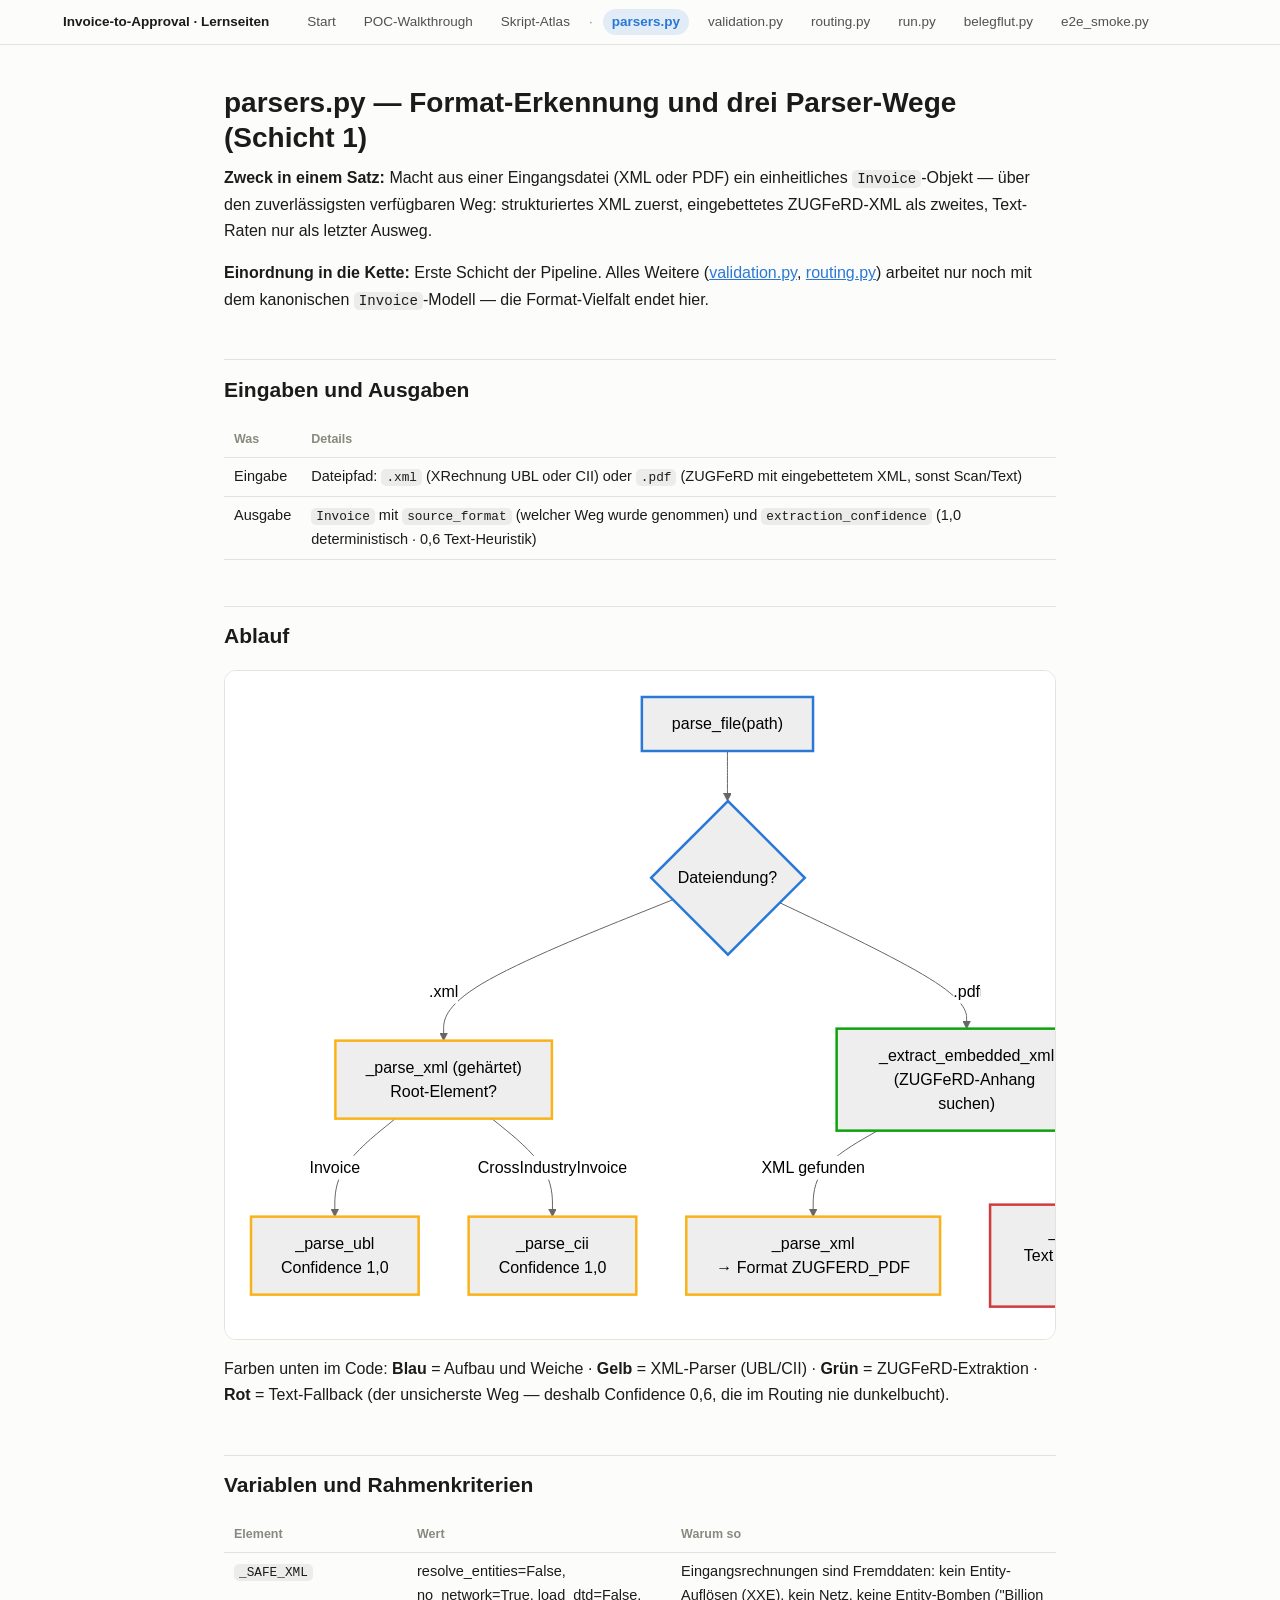
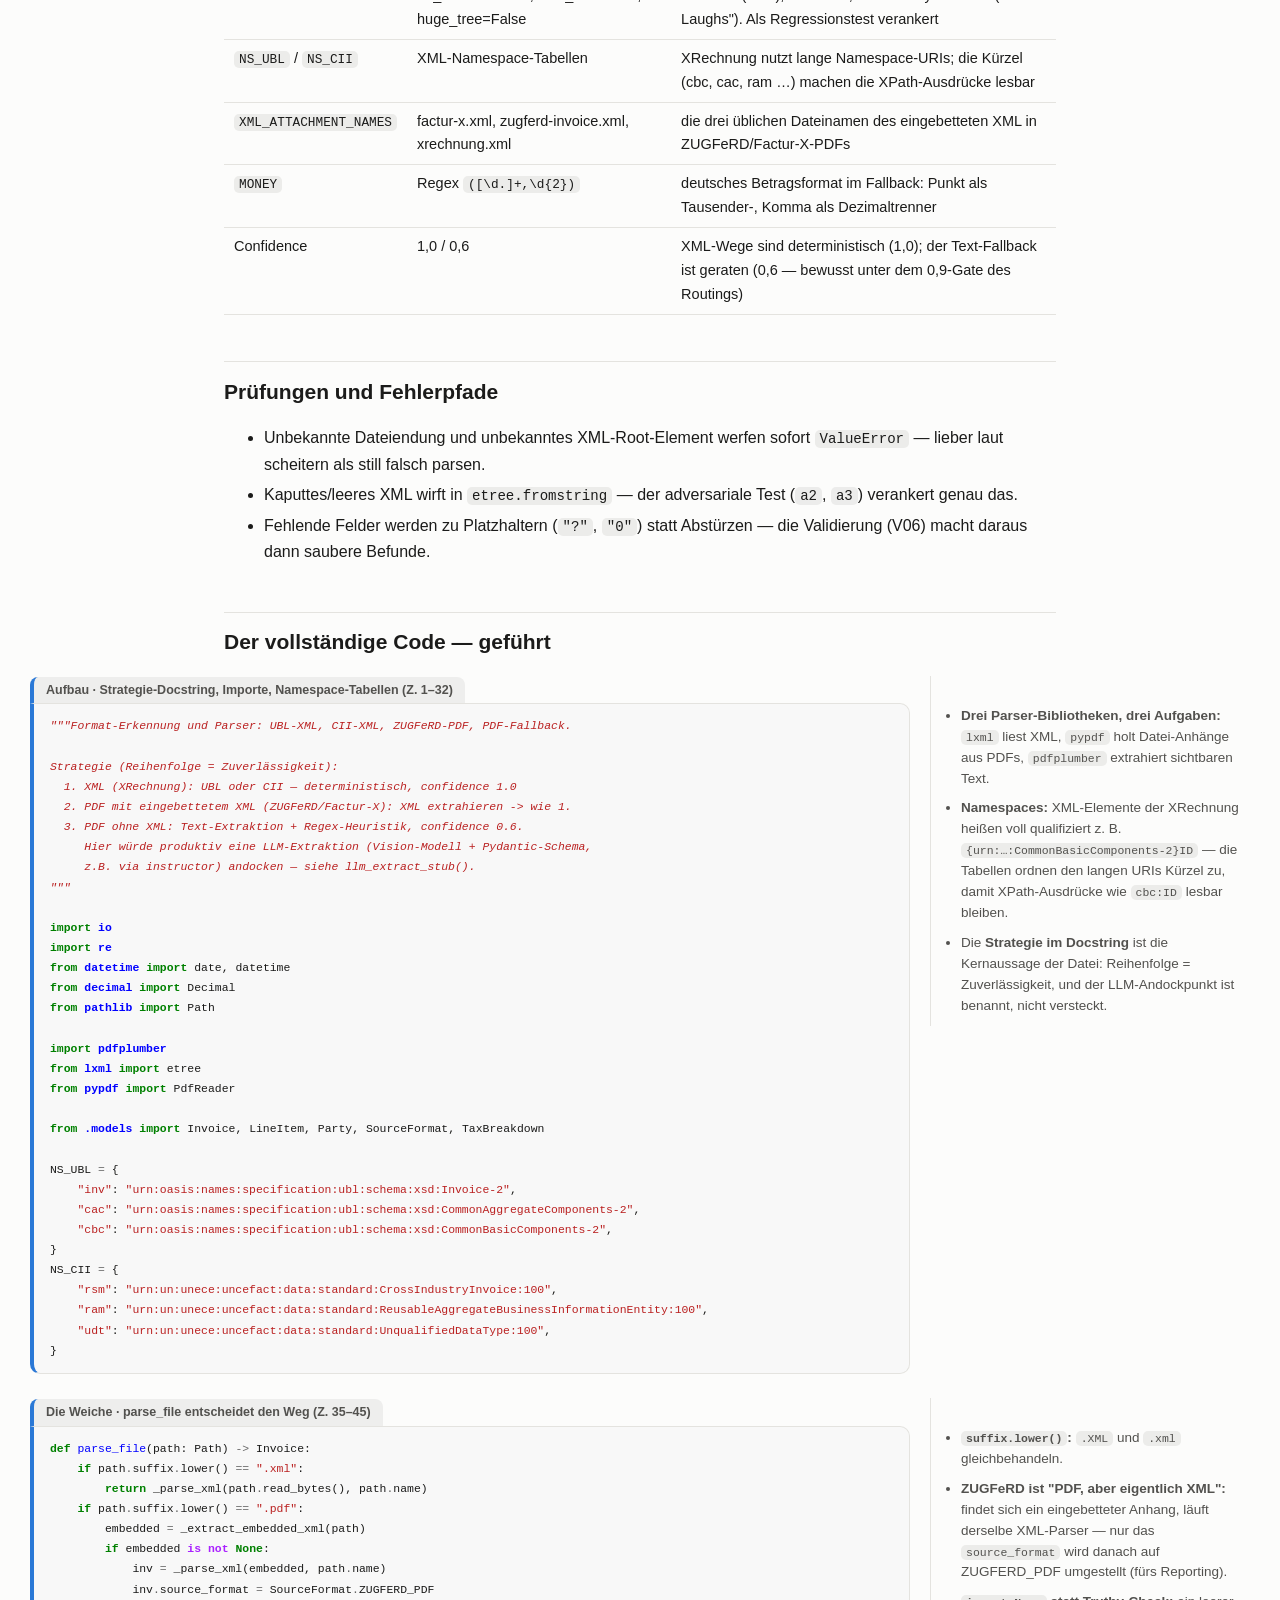
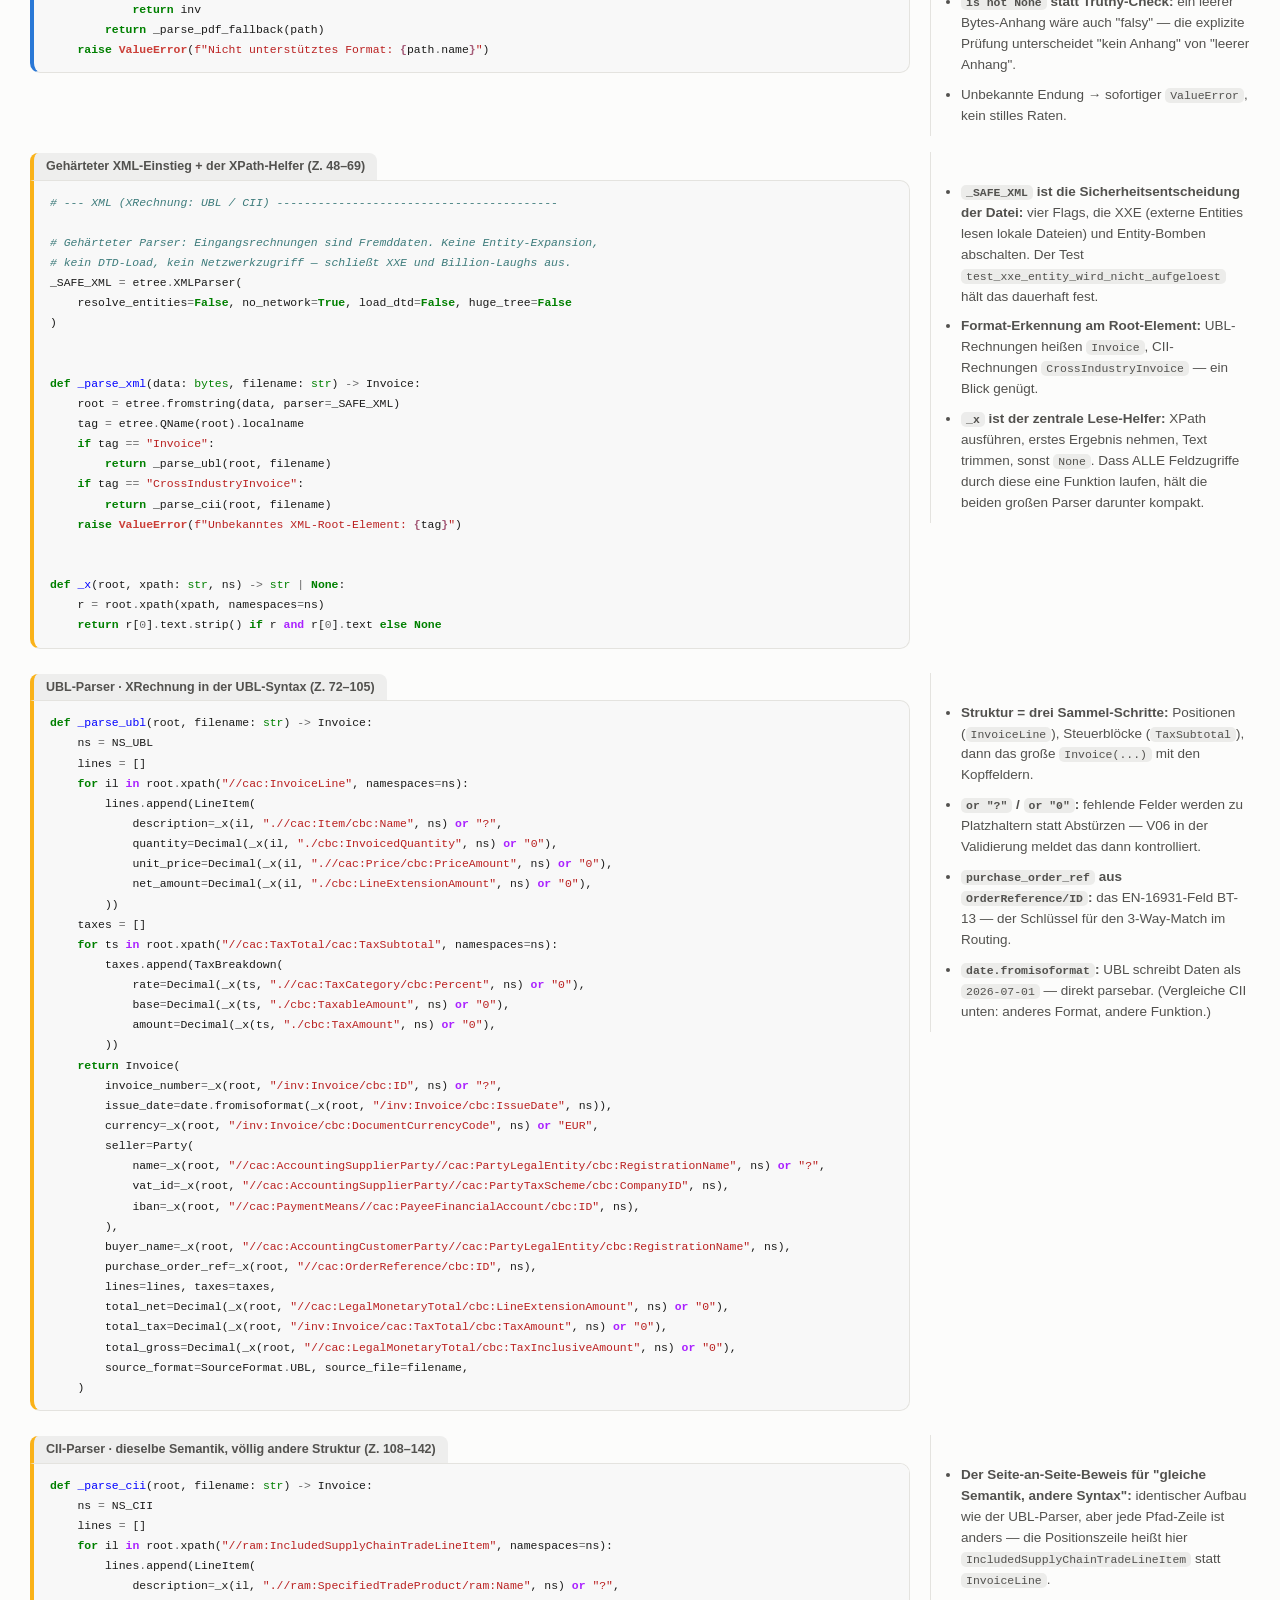
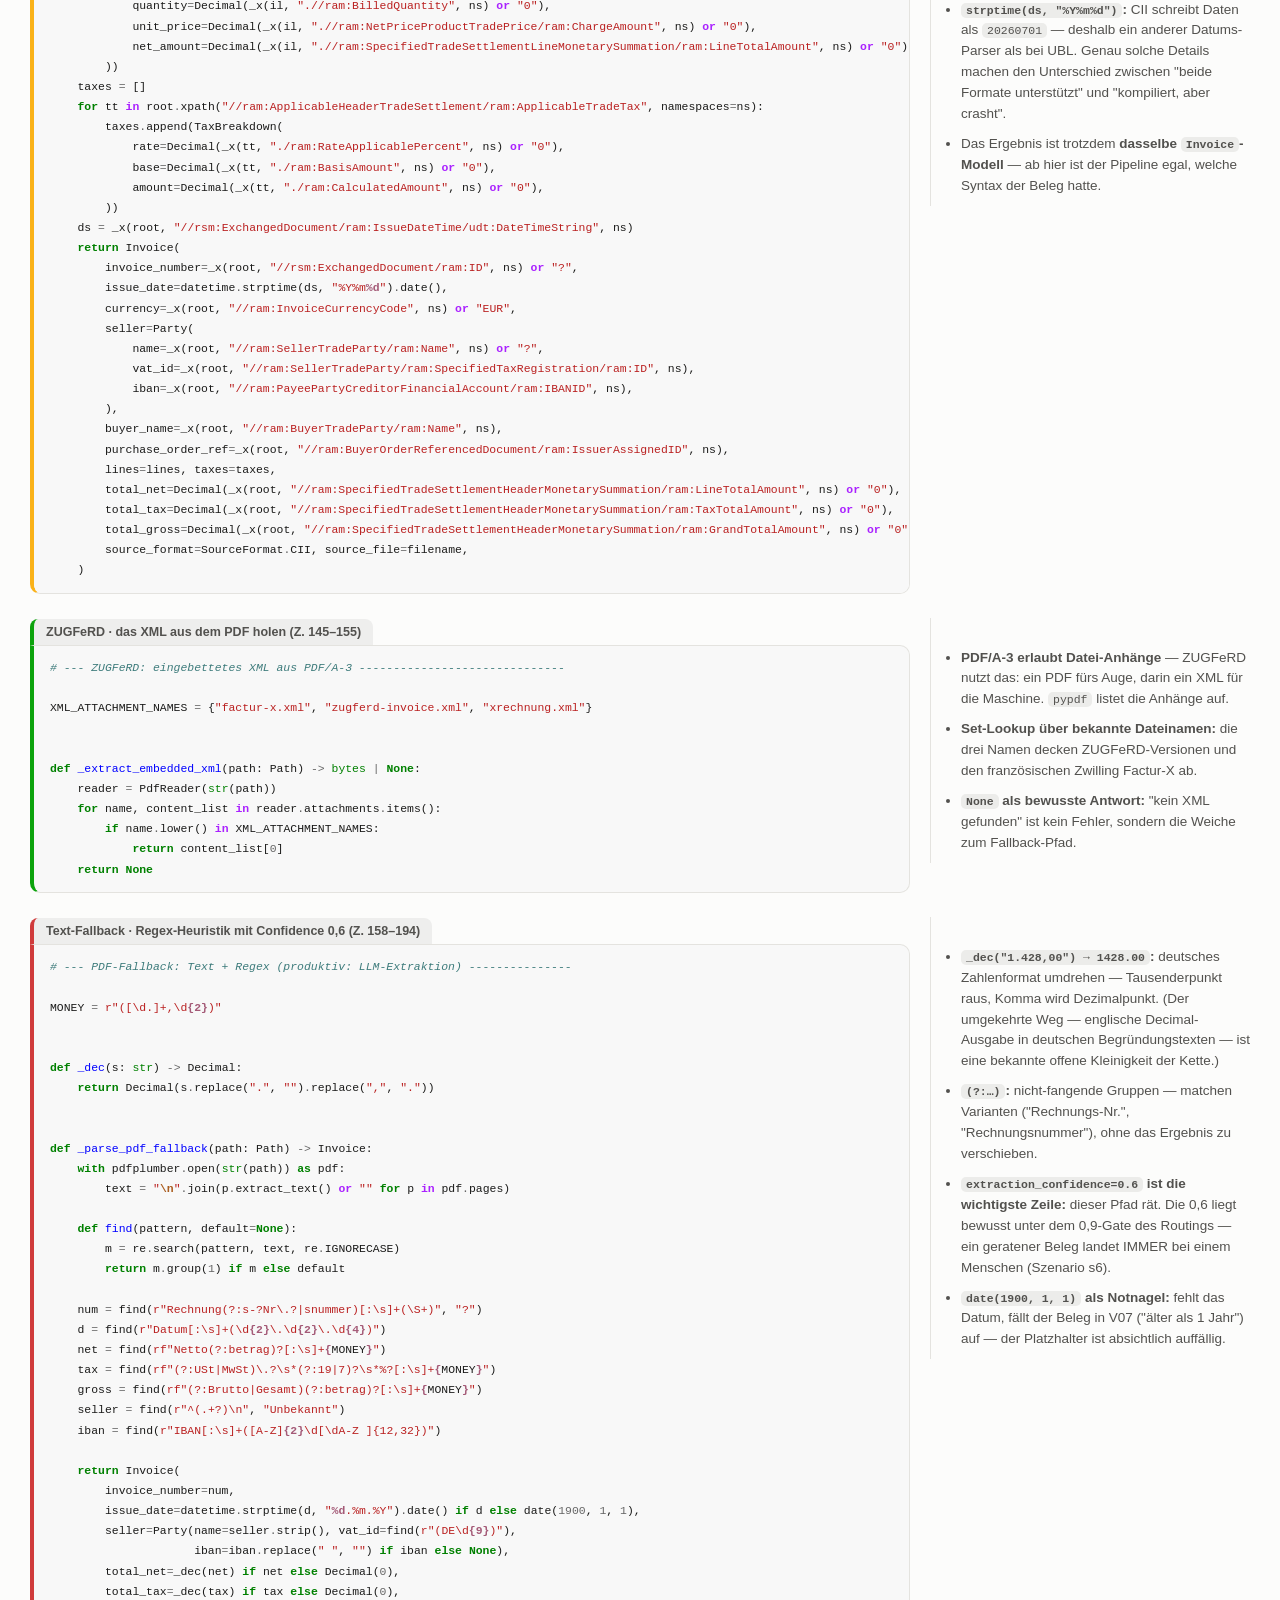
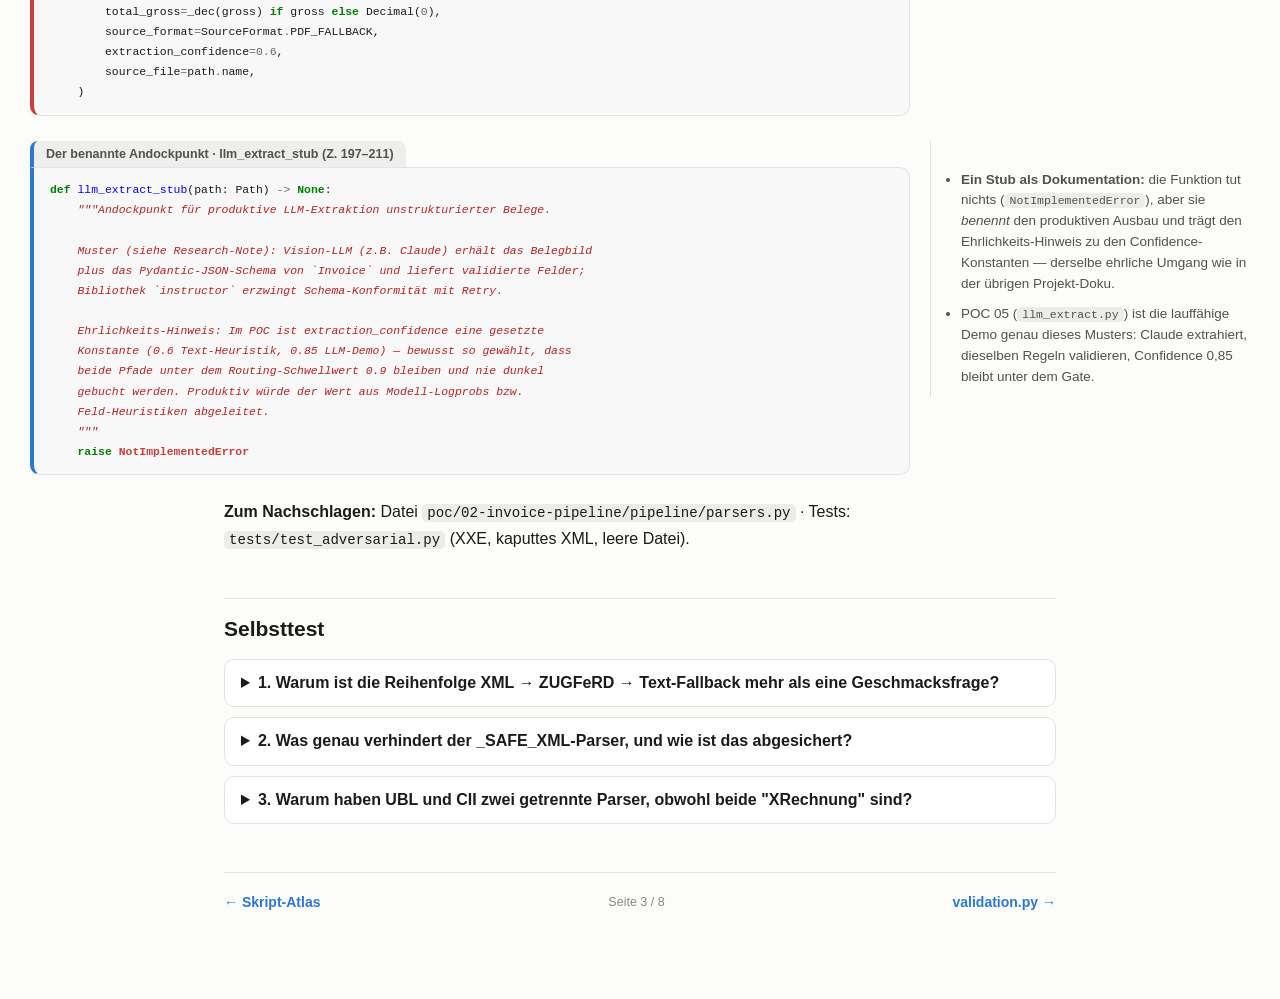
<file: docs/atlas-parsers.html>
<!doctype html>
<html lang="de">
<head>
<meta charset="utf-8">
<meta name="viewport" content="width=device-width, initial-scale=1">
<title>parsers.py — Format-Erkennung und drei Parser-Wege (Schicht 1)</title>
<meta property="og:title" content="parsers.py — Format-Erkennung und drei Parser-Wege (Schicht 1)">
<meta property="og:description" content="Invoice-to-Approval: sechs verzahnte POCs für Rechnungsautomatisierung (Process Mining, E-Rechnung, BPMN/DMN, n8n, LLM mit Human-in-the-Loop), als selbst-erklärendes Lern-Portal.">
<meta property="og:type" content="website">
<meta property="og:url" content="https://janrummel.github.io/invoice-to-approval/atlas-parsers.html">
<meta property="og:image" content="https://janrummel.github.io/invoice-to-approval/og-image.png">
<meta name="twitter:card" content="summary_large_image">
<link rel="icon" href="data:image/svg+xml,<svg xmlns=%22http://www.w3.org/2000/svg%22 viewBox=%220 0 100 100%22><text y=%22.9em%22 font-size=%2290%22>🧾</text></svg>">
<style>
  :root {
    color-scheme: light dark;
    --surface: #fcfcfb; --card: #ffffff; --line: #e4e3df;
    --ink: #1b1b1a; --ink-2: #52514e; --ink-3: #8a897f; --accent: #2a78d6;
  }
  @media (prefers-color-scheme: dark) {
    :root { --surface: #1a1a19; --card: #232322; --line: #3a3936;
             --ink: #f2f1ec; --ink-2: #c3c2b7; --ink-3: #8a897f; --accent: #3987e5; }
  }
  * { box-sizing: border-box; }
  body { margin: 0; background: var(--surface); color: var(--ink);
         font: 16px/1.65 -apple-system, "Segoe UI", Roboto, sans-serif; }
  .topnav { position: sticky; top: 0; z-index: 10; background: var(--surface);
    border-bottom: 1px solid var(--line); font-size: 13.5px; }
  .topnav .inner { max-width: 1220px; margin: 0 auto; padding: 9px 24px;
    display: flex; gap: 4px 10px; flex-wrap: wrap; align-items: center; }
  .topnav .brand { font-weight: 650; color: var(--ink); margin-right: 10px;
    text-decoration: none; }
  .topnav .brand:hover { color: var(--accent); background: transparent; }
  .topnav a { color: var(--ink-2); text-decoration: none; padding: 2px 9px;
    border-radius: 999px; }
  .topnav a:hover { background: color-mix(in oklab, var(--ink) 6%, transparent); }
  .topnav a.active { color: var(--accent); font-weight: 650;
    background: color-mix(in oklab, var(--accent) 12%, transparent); }
  .topnav .sep { color: var(--ink-3); }
  main { max-width: 880px; margin: 0 auto; padding: 40px 24px 80px; }
  h1 { font-size: 28px; line-height: 1.25; margin: 0 0 10px; }
  h2 { font-size: 21px; margin: 2.2em 0 .6em; padding-top: .6em;
        border-top: 1px solid var(--line); }
  h1 + p, h2 + p { margin-top: 0; }
  strong { font-weight: 650; }
  hr { border: 0; border-top: 1px solid var(--line); margin: 2em 0; }
  a { color: var(--accent); }
  code { font-family: ui-monospace, "SF Mono", Menlo, monospace; font-size: .88em;
         background: color-mix(in oklab, var(--ink) 7%, transparent);
         padding: 1px 5px; border-radius: 5px; }
  table { border-collapse: collapse; width: 100%; margin: 1em 0; font-size: 14.5px; }
  th { text-align: left; color: var(--ink-3); font-weight: 550; font-size: 12.5px; }
  th, td { padding: 7px 10px; border-bottom: 1px solid var(--line); vertical-align: top; }
  pre.mermaid { background: var(--card); border: 1px solid var(--line);
    border-radius: 12px; padding: 18px; text-align: center; overflow-x: auto; }
  pre.mermaid svg { max-width: none; } /* nicht herunterskalieren — Schrift bleibt lesbar */
  /* Syntax-Highlighting (Pygments) — hell/dunkel getrennt */
  pre { line-height: 125%; }
td.linenos .normal { color: inherit; background-color: transparent; padding-left: 5px; padding-right: 5px; }
span.linenos { color: inherit; background-color: transparent; padding-left: 5px; padding-right: 5px; }
td.linenos .special { color: #000000; background-color: #ffffc0; padding-left: 5px; padding-right: 5px; }
span.linenos.special { color: #000000; background-color: #ffffc0; padding-left: 5px; padding-right: 5px; }
.codehilite .hll { background-color: #ffffcc }
.codehilite { background: #f8f8f8; }
.codehilite .c { color: #3D7B7B; font-style: italic } /* Comment */
.codehilite .err { border: 1px solid #F00 } /* Error */
.codehilite .k { color: #008000; font-weight: bold } /* Keyword */
.codehilite .o { color: #666 } /* Operator */
.codehilite .ch { color: #3D7B7B; font-style: italic } /* Comment.Hashbang */
.codehilite .cm { color: #3D7B7B; font-style: italic } /* Comment.Multiline */
.codehilite .cp { color: #9C6500 } /* Comment.Preproc */
.codehilite .cpf { color: #3D7B7B; font-style: italic } /* Comment.PreprocFile */
.codehilite .c1 { color: #3D7B7B; font-style: italic } /* Comment.Single */
.codehilite .cs { color: #3D7B7B; font-style: italic } /* Comment.Special */
.codehilite .gd { color: #A00000 } /* Generic.Deleted */
.codehilite .ge { font-style: italic } /* Generic.Emph */
.codehilite .ges { font-weight: bold; font-style: italic } /* Generic.EmphStrong */
.codehilite .gr { color: #E40000 } /* Generic.Error */
.codehilite .gh { color: #000080; font-weight: bold } /* Generic.Heading */
.codehilite .gi { color: #008400 } /* Generic.Inserted */
.codehilite .go { color: #717171 } /* Generic.Output */
.codehilite .gp { color: #000080; font-weight: bold } /* Generic.Prompt */
.codehilite .gs { font-weight: bold } /* Generic.Strong */
.codehilite .gu { color: #800080; font-weight: bold } /* Generic.Subheading */
.codehilite .gt { color: #04D } /* Generic.Traceback */
.codehilite .kc { color: #008000; font-weight: bold } /* Keyword.Constant */
.codehilite .kd { color: #008000; font-weight: bold } /* Keyword.Declaration */
.codehilite .kn { color: #008000; font-weight: bold } /* Keyword.Namespace */
.codehilite .kp { color: #008000 } /* Keyword.Pseudo */
.codehilite .kr { color: #008000; font-weight: bold } /* Keyword.Reserved */
.codehilite .kt { color: #B00040 } /* Keyword.Type */
.codehilite .m { color: #666 } /* Literal.Number */
.codehilite .s { color: #BA2121 } /* Literal.String */
.codehilite .na { color: #687822 } /* Name.Attribute */
.codehilite .nb { color: #008000 } /* Name.Builtin */
.codehilite .nc { color: #00F; font-weight: bold } /* Name.Class */
.codehilite .no { color: #800 } /* Name.Constant */
.codehilite .nd { color: #A2F } /* Name.Decorator */
.codehilite .ni { color: #717171; font-weight: bold } /* Name.Entity */
.codehilite .ne { color: #CB3F38; font-weight: bold } /* Name.Exception */
.codehilite .nf { color: #00F } /* Name.Function */
.codehilite .nl { color: #767600 } /* Name.Label */
.codehilite .nn { color: #00F; font-weight: bold } /* Name.Namespace */
.codehilite .nt { color: #008000; font-weight: bold } /* Name.Tag */
.codehilite .nv { color: #19177C } /* Name.Variable */
.codehilite .ow { color: #A2F; font-weight: bold } /* Operator.Word */
.codehilite .w { color: #BBB } /* Text.Whitespace */
.codehilite .mb { color: #666 } /* Literal.Number.Bin */
.codehilite .mf { color: #666 } /* Literal.Number.Float */
.codehilite .mh { color: #666 } /* Literal.Number.Hex */
.codehilite .mi { color: #666 } /* Literal.Number.Integer */
.codehilite .mo { color: #666 } /* Literal.Number.Oct */
.codehilite .sa { color: #BA2121 } /* Literal.String.Affix */
.codehilite .sb { color: #BA2121 } /* Literal.String.Backtick */
.codehilite .sc { color: #BA2121 } /* Literal.String.Char */
.codehilite .dl { color: #BA2121 } /* Literal.String.Delimiter */
.codehilite .sd { color: #BA2121; font-style: italic } /* Literal.String.Doc */
.codehilite .s2 { color: #BA2121 } /* Literal.String.Double */
.codehilite .se { color: #AA5D1F; font-weight: bold } /* Literal.String.Escape */
.codehilite .sh { color: #BA2121 } /* Literal.String.Heredoc */
.codehilite .si { color: #A45A77; font-weight: bold } /* Literal.String.Interpol */
.codehilite .sx { color: #008000 } /* Literal.String.Other */
.codehilite .sr { color: #A45A77 } /* Literal.String.Regex */
.codehilite .s1 { color: #BA2121 } /* Literal.String.Single */
.codehilite .ss { color: #19177C } /* Literal.String.Symbol */
.codehilite .bp { color: #008000 } /* Name.Builtin.Pseudo */
.codehilite .fm { color: #00F } /* Name.Function.Magic */
.codehilite .vc { color: #19177C } /* Name.Variable.Class */
.codehilite .vg { color: #19177C } /* Name.Variable.Global */
.codehilite .vi { color: #19177C } /* Name.Variable.Instance */
.codehilite .vm { color: #19177C } /* Name.Variable.Magic */
.codehilite .il { color: #666 } /* Literal.Number.Integer.Long */
  @media (prefers-color-scheme: dark) { pre { line-height: 125%; }
td.linenos .normal { color: inherit; background-color: transparent; padding-left: 5px; padding-right: 5px; }
span.linenos { color: inherit; background-color: transparent; padding-left: 5px; padding-right: 5px; }
td.linenos .special { color: #000000; background-color: #ffffc0; padding-left: 5px; padding-right: 5px; }
span.linenos.special { color: #000000; background-color: #ffffc0; padding-left: 5px; padding-right: 5px; }
.codehilite .hll { background-color: #49483e }
.codehilite { background: #272822; color: #F8F8F2 }
.codehilite .c { color: #959077 } /* Comment */
.codehilite .err { color: #ED007E; background-color: #1E0010 } /* Error */
.codehilite .esc { color: #F8F8F2 } /* Escape */
.codehilite .g { color: #F8F8F2 } /* Generic */
.codehilite .k { color: #66D9EF } /* Keyword */
.codehilite .l { color: #AE81FF } /* Literal */
.codehilite .n { color: #F8F8F2 } /* Name */
.codehilite .o { color: #FF4689 } /* Operator */
.codehilite .x { color: #F8F8F2 } /* Other */
.codehilite .p { color: #F8F8F2 } /* Punctuation */
.codehilite .ch { color: #959077 } /* Comment.Hashbang */
.codehilite .cm { color: #959077 } /* Comment.Multiline */
.codehilite .cp { color: #959077 } /* Comment.Preproc */
.codehilite .cpf { color: #959077 } /* Comment.PreprocFile */
.codehilite .c1 { color: #959077 } /* Comment.Single */
.codehilite .cs { color: #959077 } /* Comment.Special */
.codehilite .gd { color: #FF4689 } /* Generic.Deleted */
.codehilite .ge { color: #F8F8F2; font-style: italic } /* Generic.Emph */
.codehilite .ges { color: #F8F8F2; font-weight: bold; font-style: italic } /* Generic.EmphStrong */
.codehilite .gr { color: #F8F8F2 } /* Generic.Error */
.codehilite .gh { color: #F8F8F2 } /* Generic.Heading */
.codehilite .gi { color: #A6E22E } /* Generic.Inserted */
.codehilite .go { color: #66D9EF } /* Generic.Output */
.codehilite .gp { color: #FF4689; font-weight: bold } /* Generic.Prompt */
.codehilite .gs { color: #F8F8F2; font-weight: bold } /* Generic.Strong */
.codehilite .gu { color: #959077 } /* Generic.Subheading */
.codehilite .gt { color: #F8F8F2 } /* Generic.Traceback */
.codehilite .kc { color: #66D9EF } /* Keyword.Constant */
.codehilite .kd { color: #66D9EF } /* Keyword.Declaration */
.codehilite .kn { color: #FF4689 } /* Keyword.Namespace */
.codehilite .kp { color: #66D9EF } /* Keyword.Pseudo */
.codehilite .kr { color: #66D9EF } /* Keyword.Reserved */
.codehilite .kt { color: #66D9EF } /* Keyword.Type */
.codehilite .ld { color: #E6DB74 } /* Literal.Date */
.codehilite .m { color: #AE81FF } /* Literal.Number */
.codehilite .s { color: #E6DB74 } /* Literal.String */
.codehilite .na { color: #A6E22E } /* Name.Attribute */
.codehilite .nb { color: #F8F8F2 } /* Name.Builtin */
.codehilite .nc { color: #A6E22E } /* Name.Class */
.codehilite .no { color: #66D9EF } /* Name.Constant */
.codehilite .nd { color: #A6E22E } /* Name.Decorator */
.codehilite .ni { color: #F8F8F2 } /* Name.Entity */
.codehilite .ne { color: #A6E22E } /* Name.Exception */
.codehilite .nf { color: #A6E22E } /* Name.Function */
.codehilite .nl { color: #F8F8F2 } /* Name.Label */
.codehilite .nn { color: #F8F8F2 } /* Name.Namespace */
.codehilite .nx { color: #A6E22E } /* Name.Other */
.codehilite .py { color: #F8F8F2 } /* Name.Property */
.codehilite .nt { color: #FF4689 } /* Name.Tag */
.codehilite .nv { color: #F8F8F2 } /* Name.Variable */
.codehilite .ow { color: #FF4689 } /* Operator.Word */
.codehilite .pm { color: #F8F8F2 } /* Punctuation.Marker */
.codehilite .w { color: #F8F8F2 } /* Text.Whitespace */
.codehilite .mb { color: #AE81FF } /* Literal.Number.Bin */
.codehilite .mf { color: #AE81FF } /* Literal.Number.Float */
.codehilite .mh { color: #AE81FF } /* Literal.Number.Hex */
.codehilite .mi { color: #AE81FF } /* Literal.Number.Integer */
.codehilite .mo { color: #AE81FF } /* Literal.Number.Oct */
.codehilite .sa { color: #E6DB74 } /* Literal.String.Affix */
.codehilite .sb { color: #E6DB74 } /* Literal.String.Backtick */
.codehilite .sc { color: #E6DB74 } /* Literal.String.Char */
.codehilite .dl { color: #E6DB74 } /* Literal.String.Delimiter */
.codehilite .sd { color: #E6DB74 } /* Literal.String.Doc */
.codehilite .s2 { color: #E6DB74 } /* Literal.String.Double */
.codehilite .se { color: #AE81FF } /* Literal.String.Escape */
.codehilite .sh { color: #E6DB74 } /* Literal.String.Heredoc */
.codehilite .si { color: #E6DB74 } /* Literal.String.Interpol */
.codehilite .sx { color: #E6DB74 } /* Literal.String.Other */
.codehilite .sr { color: #E6DB74 } /* Literal.String.Regex */
.codehilite .s1 { color: #E6DB74 } /* Literal.String.Single */
.codehilite .ss { color: #E6DB74 } /* Literal.String.Symbol */
.codehilite .bp { color: #F8F8F2 } /* Name.Builtin.Pseudo */
.codehilite .fm { color: #A6E22E } /* Name.Function.Magic */
.codehilite .vc { color: #F8F8F2 } /* Name.Variable.Class */
.codehilite .vg { color: #F8F8F2 } /* Name.Variable.Global */
.codehilite .vi { color: #F8F8F2 } /* Name.Variable.Instance */
.codehilite .vm { color: #F8F8F2 } /* Name.Variable.Magic */
.codehilite .il { color: #AE81FF } /* Literal.Number.Integer.Long */ }
  .codehilite { border: 1px solid var(--line); border-radius: 10px;
    overflow-x: auto; margin: 0 0 8px; }
  .codehilite pre { margin: 0; padding: 12px 16px;
    font: 13px/1.55 ui-monospace, "SF Mono", Menlo, monospace; }
  .codehilite code { background: transparent; padding: 0; } /* Inline-code-Stil neutralisieren */
  /* Farb-Labels: verbinden Code-Abschnitte mit den Diagramm-Blöcken */
  .codeblock-label { display: inline-block; font-size: 12.5px; font-weight: 600;
    padding: 3px 12px; margin: 16px 0 0; border-radius: 8px 8px 0 0;
    background: color-mix(in oklab, var(--ink) 6%, transparent);
    color: var(--ink-2); border-left: 4px solid var(--ink-3); }
  .codeblock-label + .codehilite { border-top-left-radius: 0; }
  .codeblock-label[data-tone="blau"] { border-left-color: #2a78d6; }
  .codeblock-label[data-tone="rot"] { border-left-color: #d03b3b; }
  .codeblock-label[data-tone="gelb"] { border-left-color: #fab219; }
  .codeblock-label[data-tone="gruen"] { border-left-color: #0ca30c; }
  .codeblock-label[data-tone="blau"] + .codehilite { border-left: 4px solid #2a78d6; }
  .codeblock-label[data-tone="rot"] + .codehilite { border-left: 4px solid #d03b3b; }
  .codeblock-label[data-tone="gelb"] + .codehilite { border-left: 4px solid #fab219; }
  .codeblock-label[data-tone="gruen"] + .codehilite { border-left: 4px solid #0ca30c; }
  /* Zweispaltige Code-Ansicht: Code links, Erklärnotizen rechts daneben.
     Bricht aus der Textspalte aus (breiter als main), damit der Code Platz hat. */
  .code-row { display: grid; grid-template-columns: minmax(0, 1fr) 320px;
    gap: 0 20px; align-items: start; margin: 16px 0 8px;
    width: min(1220px, calc(100vw - 48px));
    position: relative; left: 50%; transform: translateX(-50%); }
  .code-row .codeblock-label { margin-top: 0; }
  .code-notes { font-size: 13.5px; color: var(--ink-2); line-height: 1.55;
    padding: 30px 0 0 14px; border-left: 1px solid var(--line); }
  .code-notes ul { margin: 0; padding-left: 16px; }
  .code-notes li { margin: 0 0 9px; }
  .code-notes code { font-size: .85em; }
  @media (max-width: 1000px) {
    .code-row { grid-template-columns: 1fr; width: auto; left: 0; transform: none; }
    .code-notes { padding: 6px 0 0; border-left: 0; }
  }
  details { background: var(--card); border: 1px solid var(--line);
    border-radius: 10px; padding: 10px 16px; margin: 10px 0; }
  details summary { cursor: pointer; font-weight: 550; }
  details[open] summary { margin-bottom: 6px; color: var(--accent); }
  blockquote { border-left: 3px solid var(--accent); margin: 1em 0;
    padding: 2px 0 2px 14px; color: var(--ink-2); }
  li { margin: .25em 0; }
  .pagenav { display: flex; justify-content: space-between; align-items: center;
    gap: 12px; margin-top: 48px; padding-top: 18px;
    border-top: 1px solid var(--line); font-size: 14px; }
  .pagenav a { color: var(--accent); text-decoration: none; font-weight: 600; }
  .pagenav .pos { color: var(--ink-3); font-size: 12.5px; }
  @media print {
    body { background: #fff; color: #000; font-size: 12px; }
    .topnav { display: none; }
    .code-row { width: auto; left: 0; transform: none; }
    details { break-inside: avoid; } details:not([open]) summary ~ * { display: block; }
    pre.mermaid { break-inside: avoid; border: 1px solid #ccc; }
    h2 { break-after: avoid; }
  }
</style>
</head>
<body>
<nav class="topnav"><div class="inner"><a class="brand" href="index.html">Invoice-to-Approval · Lernseiten</a><a href="index.html">Start</a><a href="poc-walkthrough.html">POC-Walkthrough</a><a href="skript-atlas.html">Skript-Atlas</a><span class="sep" aria-hidden="true">·</span><a href="atlas-parsers.html" class="active">parsers.py</a><a href="atlas-validation.html">validation.py</a><a href="atlas-routing.html">routing.py</a><a href="atlas-run.html">run.py</a><a href="atlas-belegflut.html">belegflut.py</a><a href="atlas-e2e-smoke.html">e2e_smoke.py</a></div></nav>
<main>
<h1>parsers.py — Format-Erkennung und drei Parser-Wege (Schicht 1)</h1>
<p><strong>Zweck in einem Satz:</strong> Macht aus einer Eingangsdatei (XML oder PDF) ein
einheitliches <code>Invoice</code>-Objekt — über den zuverlässigsten verfügbaren Weg:
strukturiertes XML zuerst, eingebettetes ZUGFeRD-XML als zweites, Text-Raten
nur als letzter Ausweg.</p>
<p><strong>Einordnung in die Kette:</strong> Erste Schicht der Pipeline. Alles Weitere
(<a href="atlas-validation.html">validation.py</a>, <a href="atlas-routing.html">routing.py</a>) arbeitet
nur noch mit dem kanonischen <code>Invoice</code>-Modell — die Format-Vielfalt endet hier.</p>
<h2>Eingaben und Ausgaben</h2>
<table>
<thead>
<tr>
<th>Was</th>
<th>Details</th>
</tr>
</thead>
<tbody>
<tr>
<td>Eingabe</td>
<td>Dateipfad: <code>.xml</code> (XRechnung UBL oder CII) oder <code>.pdf</code> (ZUGFeRD mit eingebettetem XML, sonst Scan/Text)</td>
</tr>
<tr>
<td>Ausgabe</td>
<td><code>Invoice</code> mit <code>source_format</code> (welcher Weg wurde genommen) und <code>extraction_confidence</code> (1,0 deterministisch · 0,6 Text-Heuristik)</td>
</tr>
</tbody>
</table>
<h2>Ablauf</h2>
<pre class="mermaid">flowchart TD
    A["parse_file(path)"] --> B{"Dateiendung?"}
    B -->|".xml"| X["_parse_xml (gehärtet)<br/>Root-Element?"]
    B -->|".pdf"| E["_extract_embedded_xml<br/>(ZUGFeRD-Anhang suchen)"]
    X -->|"Invoice"| U["_parse_ubl<br/>Confidence 1,0"]
    X -->|"CrossIndustryInvoice"| C["_parse_cii<br/>Confidence 1,0"]
    E -->|"XML gefunden"| X2["_parse_xml<br/>→ Format ZUGFERD_PDF"]
    E -->|"kein XML"| F["_parse_pdf_fallback<br/>Text + Regex · Confidence 0,6"]
    classDef weiche stroke:#2a78d6,stroke-width:2.5px
    classDef xmlp stroke:#fab219,stroke-width:2.5px
    classDef zug stroke:#0ca30c,stroke-width:2.5px
    classDef fallb stroke:#d03b3b,stroke-width:2.5px
    class A,B weiche
    class X,U,C,X2 xmlp
    class E zug
    class F fallb
</pre>
<p>Farben unten im Code: <strong>Blau</strong> = Aufbau und Weiche · <strong>Gelb</strong> = XML-Parser
(UBL/CII) · <strong>Grün</strong> = ZUGFeRD-Extraktion · <strong>Rot</strong> = Text-Fallback (der
unsicherste Weg — deshalb Confidence 0,6, die im Routing nie dunkelbucht).</p>
<h2>Variablen und Rahmenkriterien</h2>
<table>
<thead>
<tr>
<th>Element</th>
<th>Wert</th>
<th>Warum so</th>
</tr>
</thead>
<tbody>
<tr>
<td><code>_SAFE_XML</code></td>
<td>resolve_entities=False, no_network=True, load_dtd=False, huge_tree=False</td>
<td>Eingangsrechnungen sind Fremddaten: kein Entity-Auflösen (XXE), kein Netz, keine Entity-Bomben ("Billion Laughs"). Als Regressionstest verankert</td>
</tr>
<tr>
<td><code>NS_UBL</code> / <code>NS_CII</code></td>
<td>XML-Namespace-Tabellen</td>
<td>XRechnung nutzt lange Namespace-URIs; die Kürzel (cbc, cac, ram …) machen die XPath-Ausdrücke lesbar</td>
</tr>
<tr>
<td><code>XML_ATTACHMENT_NAMES</code></td>
<td>factur-x.xml, zugferd-invoice.xml, xrechnung.xml</td>
<td>die drei üblichen Dateinamen des eingebetteten XML in ZUGFeRD/Factur-X-PDFs</td>
</tr>
<tr>
<td><code>MONEY</code></td>
<td>Regex <code>([\d.]+,\d{2})</code></td>
<td>deutsches Betragsformat im Fallback: Punkt als Tausender-, Komma als Dezimaltrenner</td>
</tr>
<tr>
<td>Confidence</td>
<td>1,0 / 0,6</td>
<td>XML-Wege sind deterministisch (1,0); der Text-Fallback ist geraten (0,6 — bewusst unter dem 0,9-Gate des Routings)</td>
</tr>
</tbody>
</table>
<h2>Prüfungen und Fehlerpfade</h2>
<ul>
<li>Unbekannte Dateiendung und unbekanntes XML-Root-Element werfen sofort
  <code>ValueError</code> — lieber laut scheitern als still falsch parsen.</li>
<li>Kaputtes/leeres XML wirft in <code>etree.fromstring</code> — der adversariale Test
  (<code>a2</code>, <code>a3</code>) verankert genau das.</li>
<li>Fehlende Felder werden zu Platzhaltern (<code>"?"</code>, <code>"0"</code>) statt Abstürzen — die
  Validierung (V06) macht daraus dann saubere Befunde.</li>
</ul>
<h2>Der vollständige Code — geführt</h2>
<div class="code-row">
<div class="code-col">
<div class="codeblock-label" data-tone="blau">Aufbau · Strategie-Docstring, Importe, Namespace-Tabellen (Z. 1–32)</div>
<div class="codehilite"><pre><span></span><code><span class="sd">&quot;&quot;&quot;Format-Erkennung und Parser: UBL-XML, CII-XML, ZUGFeRD-PDF, PDF-Fallback.</span>

<span class="sd">Strategie (Reihenfolge = Zuverlässigkeit):</span>
<span class="sd">  1. XML (XRechnung): UBL oder CII — deterministisch, confidence 1.0</span>
<span class="sd">  2. PDF mit eingebettetem XML (ZUGFeRD/Factur-X): XML extrahieren -&gt; wie 1.</span>
<span class="sd">  3. PDF ohne XML: Text-Extraktion + Regex-Heuristik, confidence 0.6.</span>
<span class="sd">     Hier würde produktiv eine LLM-Extraktion (Vision-Modell + Pydantic-Schema,</span>
<span class="sd">     z.B. via instructor) andocken — siehe llm_extract_stub().</span>
<span class="sd">&quot;&quot;&quot;</span>

<span class="kn">import</span><span class="w"> </span><span class="nn">io</span>
<span class="kn">import</span><span class="w"> </span><span class="nn">re</span>
<span class="kn">from</span><span class="w"> </span><span class="nn">datetime</span><span class="w"> </span><span class="kn">import</span> <span class="n">date</span><span class="p">,</span> <span class="n">datetime</span>
<span class="kn">from</span><span class="w"> </span><span class="nn">decimal</span><span class="w"> </span><span class="kn">import</span> <span class="n">Decimal</span>
<span class="kn">from</span><span class="w"> </span><span class="nn">pathlib</span><span class="w"> </span><span class="kn">import</span> <span class="n">Path</span>

<span class="kn">import</span><span class="w"> </span><span class="nn">pdfplumber</span>
<span class="kn">from</span><span class="w"> </span><span class="nn">lxml</span><span class="w"> </span><span class="kn">import</span> <span class="n">etree</span>
<span class="kn">from</span><span class="w"> </span><span class="nn">pypdf</span><span class="w"> </span><span class="kn">import</span> <span class="n">PdfReader</span>

<span class="kn">from</span><span class="w"> </span><span class="nn">.models</span><span class="w"> </span><span class="kn">import</span> <span class="n">Invoice</span><span class="p">,</span> <span class="n">LineItem</span><span class="p">,</span> <span class="n">Party</span><span class="p">,</span> <span class="n">SourceFormat</span><span class="p">,</span> <span class="n">TaxBreakdown</span>

<span class="n">NS_UBL</span> <span class="o">=</span> <span class="p">{</span>
    <span class="s2">&quot;inv&quot;</span><span class="p">:</span> <span class="s2">&quot;urn:oasis:names:specification:ubl:schema:xsd:Invoice-2&quot;</span><span class="p">,</span>
    <span class="s2">&quot;cac&quot;</span><span class="p">:</span> <span class="s2">&quot;urn:oasis:names:specification:ubl:schema:xsd:CommonAggregateComponents-2&quot;</span><span class="p">,</span>
    <span class="s2">&quot;cbc&quot;</span><span class="p">:</span> <span class="s2">&quot;urn:oasis:names:specification:ubl:schema:xsd:CommonBasicComponents-2&quot;</span><span class="p">,</span>
<span class="p">}</span>
<span class="n">NS_CII</span> <span class="o">=</span> <span class="p">{</span>
    <span class="s2">&quot;rsm&quot;</span><span class="p">:</span> <span class="s2">&quot;urn:un:unece:uncefact:data:standard:CrossIndustryInvoice:100&quot;</span><span class="p">,</span>
    <span class="s2">&quot;ram&quot;</span><span class="p">:</span> <span class="s2">&quot;urn:un:unece:uncefact:data:standard:ReusableAggregateBusinessInformationEntity:100&quot;</span><span class="p">,</span>
    <span class="s2">&quot;udt&quot;</span><span class="p">:</span> <span class="s2">&quot;urn:un:unece:uncefact:data:standard:UnqualifiedDataType:100&quot;</span><span class="p">,</span>
<span class="p">}</span>
</code></pre></div>

</div>
<aside class="code-notes">
<ul>
<li><strong>Drei Parser-Bibliotheken, drei Aufgaben:</strong> <code>lxml</code> liest XML, <code>pypdf</code>
  holt Datei-Anhänge aus PDFs, <code>pdfplumber</code> extrahiert sichtbaren Text.</li>
<li><strong>Namespaces:</strong> XML-Elemente der XRechnung heißen voll qualifiziert z. B.
  <code>{urn:…:CommonBasicComponents-2}ID</code> — die Tabellen ordnen den langen URIs
  Kürzel zu, damit XPath-Ausdrücke wie <code>cbc:ID</code> lesbar bleiben.</li>
<li>Die <strong>Strategie im Docstring</strong> ist die Kernaussage der Datei: Reihenfolge
  = Zuverlässigkeit, und der LLM-Andockpunkt ist benannt, nicht versteckt.</li>
</ul>
</aside>
</div>
<div class="code-row">
<div class="code-col">
<div class="codeblock-label" data-tone="blau">Die Weiche · parse_file entscheidet den Weg (Z. 35–45)</div>
<div class="codehilite"><pre><span></span><code><span class="k">def</span><span class="w"> </span><span class="nf">parse_file</span><span class="p">(</span><span class="n">path</span><span class="p">:</span> <span class="n">Path</span><span class="p">)</span> <span class="o">-&gt;</span> <span class="n">Invoice</span><span class="p">:</span>
    <span class="k">if</span> <span class="n">path</span><span class="o">.</span><span class="n">suffix</span><span class="o">.</span><span class="n">lower</span><span class="p">()</span> <span class="o">==</span> <span class="s2">&quot;.xml&quot;</span><span class="p">:</span>
        <span class="k">return</span> <span class="n">_parse_xml</span><span class="p">(</span><span class="n">path</span><span class="o">.</span><span class="n">read_bytes</span><span class="p">(),</span> <span class="n">path</span><span class="o">.</span><span class="n">name</span><span class="p">)</span>
    <span class="k">if</span> <span class="n">path</span><span class="o">.</span><span class="n">suffix</span><span class="o">.</span><span class="n">lower</span><span class="p">()</span> <span class="o">==</span> <span class="s2">&quot;.pdf&quot;</span><span class="p">:</span>
        <span class="n">embedded</span> <span class="o">=</span> <span class="n">_extract_embedded_xml</span><span class="p">(</span><span class="n">path</span><span class="p">)</span>
        <span class="k">if</span> <span class="n">embedded</span> <span class="ow">is</span> <span class="ow">not</span> <span class="kc">None</span><span class="p">:</span>
            <span class="n">inv</span> <span class="o">=</span> <span class="n">_parse_xml</span><span class="p">(</span><span class="n">embedded</span><span class="p">,</span> <span class="n">path</span><span class="o">.</span><span class="n">name</span><span class="p">)</span>
            <span class="n">inv</span><span class="o">.</span><span class="n">source_format</span> <span class="o">=</span> <span class="n">SourceFormat</span><span class="o">.</span><span class="n">ZUGFERD_PDF</span>
            <span class="k">return</span> <span class="n">inv</span>
        <span class="k">return</span> <span class="n">_parse_pdf_fallback</span><span class="p">(</span><span class="n">path</span><span class="p">)</span>
    <span class="k">raise</span> <span class="ne">ValueError</span><span class="p">(</span><span class="sa">f</span><span class="s2">&quot;Nicht unterstütztes Format: </span><span class="si">{</span><span class="n">path</span><span class="o">.</span><span class="n">name</span><span class="si">}</span><span class="s2">&quot;</span><span class="p">)</span>
</code></pre></div>

</div>
<aside class="code-notes">
<ul>
<li><strong><code>suffix.lower()</code>:</strong> <code>.XML</code> und <code>.xml</code> gleichbehandeln.</li>
<li><strong>ZUGFeRD ist "PDF, aber eigentlich XML":</strong> findet sich ein eingebetteter
  Anhang, läuft derselbe XML-Parser — nur das <code>source_format</code> wird danach
  auf ZUGFERD_PDF umgestellt (fürs Reporting).</li>
<li><strong><code>is not None</code> statt Truthy-Check:</strong> ein leerer Bytes-Anhang wäre auch
  "falsy" — die explizite Prüfung unterscheidet "kein Anhang" von
  "leerer Anhang".</li>
<li>Unbekannte Endung → sofortiger <code>ValueError</code>, kein stilles Raten.</li>
</ul>
</aside>
</div>
<div class="code-row">
<div class="code-col">
<div class="codeblock-label" data-tone="gelb">Gehärteter XML-Einstieg + der XPath-Helfer (Z. 48–69)</div>
<div class="codehilite"><pre><span></span><code><span class="c1"># --- XML (XRechnung: UBL / CII) -----------------------------------------</span>

<span class="c1"># Gehärteter Parser: Eingangsrechnungen sind Fremddaten. Keine Entity-Expansion,</span>
<span class="c1"># kein DTD-Load, kein Netzwerkzugriff — schließt XXE und Billion-Laughs aus.</span>
<span class="n">_SAFE_XML</span> <span class="o">=</span> <span class="n">etree</span><span class="o">.</span><span class="n">XMLParser</span><span class="p">(</span>
    <span class="n">resolve_entities</span><span class="o">=</span><span class="kc">False</span><span class="p">,</span> <span class="n">no_network</span><span class="o">=</span><span class="kc">True</span><span class="p">,</span> <span class="n">load_dtd</span><span class="o">=</span><span class="kc">False</span><span class="p">,</span> <span class="n">huge_tree</span><span class="o">=</span><span class="kc">False</span>
<span class="p">)</span>


<span class="k">def</span><span class="w"> </span><span class="nf">_parse_xml</span><span class="p">(</span><span class="n">data</span><span class="p">:</span> <span class="nb">bytes</span><span class="p">,</span> <span class="n">filename</span><span class="p">:</span> <span class="nb">str</span><span class="p">)</span> <span class="o">-&gt;</span> <span class="n">Invoice</span><span class="p">:</span>
    <span class="n">root</span> <span class="o">=</span> <span class="n">etree</span><span class="o">.</span><span class="n">fromstring</span><span class="p">(</span><span class="n">data</span><span class="p">,</span> <span class="n">parser</span><span class="o">=</span><span class="n">_SAFE_XML</span><span class="p">)</span>
    <span class="n">tag</span> <span class="o">=</span> <span class="n">etree</span><span class="o">.</span><span class="n">QName</span><span class="p">(</span><span class="n">root</span><span class="p">)</span><span class="o">.</span><span class="n">localname</span>
    <span class="k">if</span> <span class="n">tag</span> <span class="o">==</span> <span class="s2">&quot;Invoice&quot;</span><span class="p">:</span>
        <span class="k">return</span> <span class="n">_parse_ubl</span><span class="p">(</span><span class="n">root</span><span class="p">,</span> <span class="n">filename</span><span class="p">)</span>
    <span class="k">if</span> <span class="n">tag</span> <span class="o">==</span> <span class="s2">&quot;CrossIndustryInvoice&quot;</span><span class="p">:</span>
        <span class="k">return</span> <span class="n">_parse_cii</span><span class="p">(</span><span class="n">root</span><span class="p">,</span> <span class="n">filename</span><span class="p">)</span>
    <span class="k">raise</span> <span class="ne">ValueError</span><span class="p">(</span><span class="sa">f</span><span class="s2">&quot;Unbekanntes XML-Root-Element: </span><span class="si">{</span><span class="n">tag</span><span class="si">}</span><span class="s2">&quot;</span><span class="p">)</span>


<span class="k">def</span><span class="w"> </span><span class="nf">_x</span><span class="p">(</span><span class="n">root</span><span class="p">,</span> <span class="n">xpath</span><span class="p">:</span> <span class="nb">str</span><span class="p">,</span> <span class="n">ns</span><span class="p">)</span> <span class="o">-&gt;</span> <span class="nb">str</span> <span class="o">|</span> <span class="kc">None</span><span class="p">:</span>
    <span class="n">r</span> <span class="o">=</span> <span class="n">root</span><span class="o">.</span><span class="n">xpath</span><span class="p">(</span><span class="n">xpath</span><span class="p">,</span> <span class="n">namespaces</span><span class="o">=</span><span class="n">ns</span><span class="p">)</span>
    <span class="k">return</span> <span class="n">r</span><span class="p">[</span><span class="mi">0</span><span class="p">]</span><span class="o">.</span><span class="n">text</span><span class="o">.</span><span class="n">strip</span><span class="p">()</span> <span class="k">if</span> <span class="n">r</span> <span class="ow">and</span> <span class="n">r</span><span class="p">[</span><span class="mi">0</span><span class="p">]</span><span class="o">.</span><span class="n">text</span> <span class="k">else</span> <span class="kc">None</span>
</code></pre></div>

</div>
<aside class="code-notes">
<ul>
<li><strong><code>_SAFE_XML</code> ist die Sicherheitsentscheidung der Datei:</strong> vier Flags, die
  XXE (externe Entities lesen lokale Dateien) und Entity-Bomben abschalten.
  Der Test <code>test_xxe_entity_wird_nicht_aufgeloest</code> hält das dauerhaft fest.</li>
<li><strong>Format-Erkennung am Root-Element:</strong> UBL-Rechnungen heißen <code>Invoice</code>,
  CII-Rechnungen <code>CrossIndustryInvoice</code> — ein Blick genügt.</li>
<li><strong><code>_x</code> ist der zentrale Lese-Helfer:</strong> XPath ausführen, erstes Ergebnis
  nehmen, Text trimmen, sonst <code>None</code>. Dass ALLE Feldzugriffe durch diese eine
  Funktion laufen, hält die beiden großen Parser darunter kompakt.</li>
</ul>
</aside>
</div>
<div class="code-row">
<div class="code-col">
<div class="codeblock-label" data-tone="gelb">UBL-Parser · XRechnung in der UBL-Syntax (Z. 72–105)</div>
<div class="codehilite"><pre><span></span><code><span class="k">def</span><span class="w"> </span><span class="nf">_parse_ubl</span><span class="p">(</span><span class="n">root</span><span class="p">,</span> <span class="n">filename</span><span class="p">:</span> <span class="nb">str</span><span class="p">)</span> <span class="o">-&gt;</span> <span class="n">Invoice</span><span class="p">:</span>
    <span class="n">ns</span> <span class="o">=</span> <span class="n">NS_UBL</span>
    <span class="n">lines</span> <span class="o">=</span> <span class="p">[]</span>
    <span class="k">for</span> <span class="n">il</span> <span class="ow">in</span> <span class="n">root</span><span class="o">.</span><span class="n">xpath</span><span class="p">(</span><span class="s2">&quot;//cac:InvoiceLine&quot;</span><span class="p">,</span> <span class="n">namespaces</span><span class="o">=</span><span class="n">ns</span><span class="p">):</span>
        <span class="n">lines</span><span class="o">.</span><span class="n">append</span><span class="p">(</span><span class="n">LineItem</span><span class="p">(</span>
            <span class="n">description</span><span class="o">=</span><span class="n">_x</span><span class="p">(</span><span class="n">il</span><span class="p">,</span> <span class="s2">&quot;.//cac:Item/cbc:Name&quot;</span><span class="p">,</span> <span class="n">ns</span><span class="p">)</span> <span class="ow">or</span> <span class="s2">&quot;?&quot;</span><span class="p">,</span>
            <span class="n">quantity</span><span class="o">=</span><span class="n">Decimal</span><span class="p">(</span><span class="n">_x</span><span class="p">(</span><span class="n">il</span><span class="p">,</span> <span class="s2">&quot;./cbc:InvoicedQuantity&quot;</span><span class="p">,</span> <span class="n">ns</span><span class="p">)</span> <span class="ow">or</span> <span class="s2">&quot;0&quot;</span><span class="p">),</span>
            <span class="n">unit_price</span><span class="o">=</span><span class="n">Decimal</span><span class="p">(</span><span class="n">_x</span><span class="p">(</span><span class="n">il</span><span class="p">,</span> <span class="s2">&quot;.//cac:Price/cbc:PriceAmount&quot;</span><span class="p">,</span> <span class="n">ns</span><span class="p">)</span> <span class="ow">or</span> <span class="s2">&quot;0&quot;</span><span class="p">),</span>
            <span class="n">net_amount</span><span class="o">=</span><span class="n">Decimal</span><span class="p">(</span><span class="n">_x</span><span class="p">(</span><span class="n">il</span><span class="p">,</span> <span class="s2">&quot;./cbc:LineExtensionAmount&quot;</span><span class="p">,</span> <span class="n">ns</span><span class="p">)</span> <span class="ow">or</span> <span class="s2">&quot;0&quot;</span><span class="p">),</span>
        <span class="p">))</span>
    <span class="n">taxes</span> <span class="o">=</span> <span class="p">[]</span>
    <span class="k">for</span> <span class="n">ts</span> <span class="ow">in</span> <span class="n">root</span><span class="o">.</span><span class="n">xpath</span><span class="p">(</span><span class="s2">&quot;//cac:TaxTotal/cac:TaxSubtotal&quot;</span><span class="p">,</span> <span class="n">namespaces</span><span class="o">=</span><span class="n">ns</span><span class="p">):</span>
        <span class="n">taxes</span><span class="o">.</span><span class="n">append</span><span class="p">(</span><span class="n">TaxBreakdown</span><span class="p">(</span>
            <span class="n">rate</span><span class="o">=</span><span class="n">Decimal</span><span class="p">(</span><span class="n">_x</span><span class="p">(</span><span class="n">ts</span><span class="p">,</span> <span class="s2">&quot;.//cac:TaxCategory/cbc:Percent&quot;</span><span class="p">,</span> <span class="n">ns</span><span class="p">)</span> <span class="ow">or</span> <span class="s2">&quot;0&quot;</span><span class="p">),</span>
            <span class="n">base</span><span class="o">=</span><span class="n">Decimal</span><span class="p">(</span><span class="n">_x</span><span class="p">(</span><span class="n">ts</span><span class="p">,</span> <span class="s2">&quot;./cbc:TaxableAmount&quot;</span><span class="p">,</span> <span class="n">ns</span><span class="p">)</span> <span class="ow">or</span> <span class="s2">&quot;0&quot;</span><span class="p">),</span>
            <span class="n">amount</span><span class="o">=</span><span class="n">Decimal</span><span class="p">(</span><span class="n">_x</span><span class="p">(</span><span class="n">ts</span><span class="p">,</span> <span class="s2">&quot;./cbc:TaxAmount&quot;</span><span class="p">,</span> <span class="n">ns</span><span class="p">)</span> <span class="ow">or</span> <span class="s2">&quot;0&quot;</span><span class="p">),</span>
        <span class="p">))</span>
    <span class="k">return</span> <span class="n">Invoice</span><span class="p">(</span>
        <span class="n">invoice_number</span><span class="o">=</span><span class="n">_x</span><span class="p">(</span><span class="n">root</span><span class="p">,</span> <span class="s2">&quot;/inv:Invoice/cbc:ID&quot;</span><span class="p">,</span> <span class="n">ns</span><span class="p">)</span> <span class="ow">or</span> <span class="s2">&quot;?&quot;</span><span class="p">,</span>
        <span class="n">issue_date</span><span class="o">=</span><span class="n">date</span><span class="o">.</span><span class="n">fromisoformat</span><span class="p">(</span><span class="n">_x</span><span class="p">(</span><span class="n">root</span><span class="p">,</span> <span class="s2">&quot;/inv:Invoice/cbc:IssueDate&quot;</span><span class="p">,</span> <span class="n">ns</span><span class="p">)),</span>
        <span class="n">currency</span><span class="o">=</span><span class="n">_x</span><span class="p">(</span><span class="n">root</span><span class="p">,</span> <span class="s2">&quot;/inv:Invoice/cbc:DocumentCurrencyCode&quot;</span><span class="p">,</span> <span class="n">ns</span><span class="p">)</span> <span class="ow">or</span> <span class="s2">&quot;EUR&quot;</span><span class="p">,</span>
        <span class="n">seller</span><span class="o">=</span><span class="n">Party</span><span class="p">(</span>
            <span class="n">name</span><span class="o">=</span><span class="n">_x</span><span class="p">(</span><span class="n">root</span><span class="p">,</span> <span class="s2">&quot;//cac:AccountingSupplierParty//cac:PartyLegalEntity/cbc:RegistrationName&quot;</span><span class="p">,</span> <span class="n">ns</span><span class="p">)</span> <span class="ow">or</span> <span class="s2">&quot;?&quot;</span><span class="p">,</span>
            <span class="n">vat_id</span><span class="o">=</span><span class="n">_x</span><span class="p">(</span><span class="n">root</span><span class="p">,</span> <span class="s2">&quot;//cac:AccountingSupplierParty//cac:PartyTaxScheme/cbc:CompanyID&quot;</span><span class="p">,</span> <span class="n">ns</span><span class="p">),</span>
            <span class="n">iban</span><span class="o">=</span><span class="n">_x</span><span class="p">(</span><span class="n">root</span><span class="p">,</span> <span class="s2">&quot;//cac:PaymentMeans//cac:PayeeFinancialAccount/cbc:ID&quot;</span><span class="p">,</span> <span class="n">ns</span><span class="p">),</span>
        <span class="p">),</span>
        <span class="n">buyer_name</span><span class="o">=</span><span class="n">_x</span><span class="p">(</span><span class="n">root</span><span class="p">,</span> <span class="s2">&quot;//cac:AccountingCustomerParty//cac:PartyLegalEntity/cbc:RegistrationName&quot;</span><span class="p">,</span> <span class="n">ns</span><span class="p">),</span>
        <span class="n">purchase_order_ref</span><span class="o">=</span><span class="n">_x</span><span class="p">(</span><span class="n">root</span><span class="p">,</span> <span class="s2">&quot;//cac:OrderReference/cbc:ID&quot;</span><span class="p">,</span> <span class="n">ns</span><span class="p">),</span>
        <span class="n">lines</span><span class="o">=</span><span class="n">lines</span><span class="p">,</span> <span class="n">taxes</span><span class="o">=</span><span class="n">taxes</span><span class="p">,</span>
        <span class="n">total_net</span><span class="o">=</span><span class="n">Decimal</span><span class="p">(</span><span class="n">_x</span><span class="p">(</span><span class="n">root</span><span class="p">,</span> <span class="s2">&quot;//cac:LegalMonetaryTotal/cbc:LineExtensionAmount&quot;</span><span class="p">,</span> <span class="n">ns</span><span class="p">)</span> <span class="ow">or</span> <span class="s2">&quot;0&quot;</span><span class="p">),</span>
        <span class="n">total_tax</span><span class="o">=</span><span class="n">Decimal</span><span class="p">(</span><span class="n">_x</span><span class="p">(</span><span class="n">root</span><span class="p">,</span> <span class="s2">&quot;/inv:Invoice/cac:TaxTotal/cbc:TaxAmount&quot;</span><span class="p">,</span> <span class="n">ns</span><span class="p">)</span> <span class="ow">or</span> <span class="s2">&quot;0&quot;</span><span class="p">),</span>
        <span class="n">total_gross</span><span class="o">=</span><span class="n">Decimal</span><span class="p">(</span><span class="n">_x</span><span class="p">(</span><span class="n">root</span><span class="p">,</span> <span class="s2">&quot;//cac:LegalMonetaryTotal/cbc:TaxInclusiveAmount&quot;</span><span class="p">,</span> <span class="n">ns</span><span class="p">)</span> <span class="ow">or</span> <span class="s2">&quot;0&quot;</span><span class="p">),</span>
        <span class="n">source_format</span><span class="o">=</span><span class="n">SourceFormat</span><span class="o">.</span><span class="n">UBL</span><span class="p">,</span> <span class="n">source_file</span><span class="o">=</span><span class="n">filename</span><span class="p">,</span>
    <span class="p">)</span>
</code></pre></div>

</div>
<aside class="code-notes">
<ul>
<li><strong>Struktur = drei Sammel-Schritte:</strong> Positionen (<code>InvoiceLine</code>),
  Steuerblöcke (<code>TaxSubtotal</code>), dann das große <code>Invoice(...)</code> mit den
  Kopffeldern.</li>
<li><strong><code>or "?"</code> / <code>or "0"</code>:</strong> fehlende Felder werden zu Platzhaltern statt
  Abstürzen — V06 in der Validierung meldet das dann kontrolliert.</li>
<li><strong><code>purchase_order_ref</code> aus <code>OrderReference/ID</code>:</strong> das EN-16931-Feld BT-13 —
  der Schlüssel für den 3-Way-Match im Routing.</li>
<li><strong><code>date.fromisoformat</code>:</strong> UBL schreibt Daten als <code>2026-07-01</code> — direkt
  parsebar. (Vergleiche CII unten: anderes Format, andere Funktion.)</li>
</ul>
</aside>
</div>
<div class="code-row">
<div class="code-col">
<div class="codeblock-label" data-tone="gelb">CII-Parser · dieselbe Semantik, völlig andere Struktur (Z. 108–142)</div>
<div class="codehilite"><pre><span></span><code><span class="k">def</span><span class="w"> </span><span class="nf">_parse_cii</span><span class="p">(</span><span class="n">root</span><span class="p">,</span> <span class="n">filename</span><span class="p">:</span> <span class="nb">str</span><span class="p">)</span> <span class="o">-&gt;</span> <span class="n">Invoice</span><span class="p">:</span>
    <span class="n">ns</span> <span class="o">=</span> <span class="n">NS_CII</span>
    <span class="n">lines</span> <span class="o">=</span> <span class="p">[]</span>
    <span class="k">for</span> <span class="n">il</span> <span class="ow">in</span> <span class="n">root</span><span class="o">.</span><span class="n">xpath</span><span class="p">(</span><span class="s2">&quot;//ram:IncludedSupplyChainTradeLineItem&quot;</span><span class="p">,</span> <span class="n">namespaces</span><span class="o">=</span><span class="n">ns</span><span class="p">):</span>
        <span class="n">lines</span><span class="o">.</span><span class="n">append</span><span class="p">(</span><span class="n">LineItem</span><span class="p">(</span>
            <span class="n">description</span><span class="o">=</span><span class="n">_x</span><span class="p">(</span><span class="n">il</span><span class="p">,</span> <span class="s2">&quot;.//ram:SpecifiedTradeProduct/ram:Name&quot;</span><span class="p">,</span> <span class="n">ns</span><span class="p">)</span> <span class="ow">or</span> <span class="s2">&quot;?&quot;</span><span class="p">,</span>
            <span class="n">quantity</span><span class="o">=</span><span class="n">Decimal</span><span class="p">(</span><span class="n">_x</span><span class="p">(</span><span class="n">il</span><span class="p">,</span> <span class="s2">&quot;.//ram:BilledQuantity&quot;</span><span class="p">,</span> <span class="n">ns</span><span class="p">)</span> <span class="ow">or</span> <span class="s2">&quot;0&quot;</span><span class="p">),</span>
            <span class="n">unit_price</span><span class="o">=</span><span class="n">Decimal</span><span class="p">(</span><span class="n">_x</span><span class="p">(</span><span class="n">il</span><span class="p">,</span> <span class="s2">&quot;.//ram:NetPriceProductTradePrice/ram:ChargeAmount&quot;</span><span class="p">,</span> <span class="n">ns</span><span class="p">)</span> <span class="ow">or</span> <span class="s2">&quot;0&quot;</span><span class="p">),</span>
            <span class="n">net_amount</span><span class="o">=</span><span class="n">Decimal</span><span class="p">(</span><span class="n">_x</span><span class="p">(</span><span class="n">il</span><span class="p">,</span> <span class="s2">&quot;.//ram:SpecifiedTradeSettlementLineMonetarySummation/ram:LineTotalAmount&quot;</span><span class="p">,</span> <span class="n">ns</span><span class="p">)</span> <span class="ow">or</span> <span class="s2">&quot;0&quot;</span><span class="p">),</span>
        <span class="p">))</span>
    <span class="n">taxes</span> <span class="o">=</span> <span class="p">[]</span>
    <span class="k">for</span> <span class="n">tt</span> <span class="ow">in</span> <span class="n">root</span><span class="o">.</span><span class="n">xpath</span><span class="p">(</span><span class="s2">&quot;//ram:ApplicableHeaderTradeSettlement/ram:ApplicableTradeTax&quot;</span><span class="p">,</span> <span class="n">namespaces</span><span class="o">=</span><span class="n">ns</span><span class="p">):</span>
        <span class="n">taxes</span><span class="o">.</span><span class="n">append</span><span class="p">(</span><span class="n">TaxBreakdown</span><span class="p">(</span>
            <span class="n">rate</span><span class="o">=</span><span class="n">Decimal</span><span class="p">(</span><span class="n">_x</span><span class="p">(</span><span class="n">tt</span><span class="p">,</span> <span class="s2">&quot;./ram:RateApplicablePercent&quot;</span><span class="p">,</span> <span class="n">ns</span><span class="p">)</span> <span class="ow">or</span> <span class="s2">&quot;0&quot;</span><span class="p">),</span>
            <span class="n">base</span><span class="o">=</span><span class="n">Decimal</span><span class="p">(</span><span class="n">_x</span><span class="p">(</span><span class="n">tt</span><span class="p">,</span> <span class="s2">&quot;./ram:BasisAmount&quot;</span><span class="p">,</span> <span class="n">ns</span><span class="p">)</span> <span class="ow">or</span> <span class="s2">&quot;0&quot;</span><span class="p">),</span>
            <span class="n">amount</span><span class="o">=</span><span class="n">Decimal</span><span class="p">(</span><span class="n">_x</span><span class="p">(</span><span class="n">tt</span><span class="p">,</span> <span class="s2">&quot;./ram:CalculatedAmount&quot;</span><span class="p">,</span> <span class="n">ns</span><span class="p">)</span> <span class="ow">or</span> <span class="s2">&quot;0&quot;</span><span class="p">),</span>
        <span class="p">))</span>
    <span class="n">ds</span> <span class="o">=</span> <span class="n">_x</span><span class="p">(</span><span class="n">root</span><span class="p">,</span> <span class="s2">&quot;//rsm:ExchangedDocument/ram:IssueDateTime/udt:DateTimeString&quot;</span><span class="p">,</span> <span class="n">ns</span><span class="p">)</span>
    <span class="k">return</span> <span class="n">Invoice</span><span class="p">(</span>
        <span class="n">invoice_number</span><span class="o">=</span><span class="n">_x</span><span class="p">(</span><span class="n">root</span><span class="p">,</span> <span class="s2">&quot;//rsm:ExchangedDocument/ram:ID&quot;</span><span class="p">,</span> <span class="n">ns</span><span class="p">)</span> <span class="ow">or</span> <span class="s2">&quot;?&quot;</span><span class="p">,</span>
        <span class="n">issue_date</span><span class="o">=</span><span class="n">datetime</span><span class="o">.</span><span class="n">strptime</span><span class="p">(</span><span class="n">ds</span><span class="p">,</span> <span class="s2">&quot;%Y%m</span><span class="si">%d</span><span class="s2">&quot;</span><span class="p">)</span><span class="o">.</span><span class="n">date</span><span class="p">(),</span>
        <span class="n">currency</span><span class="o">=</span><span class="n">_x</span><span class="p">(</span><span class="n">root</span><span class="p">,</span> <span class="s2">&quot;//ram:InvoiceCurrencyCode&quot;</span><span class="p">,</span> <span class="n">ns</span><span class="p">)</span> <span class="ow">or</span> <span class="s2">&quot;EUR&quot;</span><span class="p">,</span>
        <span class="n">seller</span><span class="o">=</span><span class="n">Party</span><span class="p">(</span>
            <span class="n">name</span><span class="o">=</span><span class="n">_x</span><span class="p">(</span><span class="n">root</span><span class="p">,</span> <span class="s2">&quot;//ram:SellerTradeParty/ram:Name&quot;</span><span class="p">,</span> <span class="n">ns</span><span class="p">)</span> <span class="ow">or</span> <span class="s2">&quot;?&quot;</span><span class="p">,</span>
            <span class="n">vat_id</span><span class="o">=</span><span class="n">_x</span><span class="p">(</span><span class="n">root</span><span class="p">,</span> <span class="s2">&quot;//ram:SellerTradeParty/ram:SpecifiedTaxRegistration/ram:ID&quot;</span><span class="p">,</span> <span class="n">ns</span><span class="p">),</span>
            <span class="n">iban</span><span class="o">=</span><span class="n">_x</span><span class="p">(</span><span class="n">root</span><span class="p">,</span> <span class="s2">&quot;//ram:PayeePartyCreditorFinancialAccount/ram:IBANID&quot;</span><span class="p">,</span> <span class="n">ns</span><span class="p">),</span>
        <span class="p">),</span>
        <span class="n">buyer_name</span><span class="o">=</span><span class="n">_x</span><span class="p">(</span><span class="n">root</span><span class="p">,</span> <span class="s2">&quot;//ram:BuyerTradeParty/ram:Name&quot;</span><span class="p">,</span> <span class="n">ns</span><span class="p">),</span>
        <span class="n">purchase_order_ref</span><span class="o">=</span><span class="n">_x</span><span class="p">(</span><span class="n">root</span><span class="p">,</span> <span class="s2">&quot;//ram:BuyerOrderReferencedDocument/ram:IssuerAssignedID&quot;</span><span class="p">,</span> <span class="n">ns</span><span class="p">),</span>
        <span class="n">lines</span><span class="o">=</span><span class="n">lines</span><span class="p">,</span> <span class="n">taxes</span><span class="o">=</span><span class="n">taxes</span><span class="p">,</span>
        <span class="n">total_net</span><span class="o">=</span><span class="n">Decimal</span><span class="p">(</span><span class="n">_x</span><span class="p">(</span><span class="n">root</span><span class="p">,</span> <span class="s2">&quot;//ram:SpecifiedTradeSettlementHeaderMonetarySummation/ram:LineTotalAmount&quot;</span><span class="p">,</span> <span class="n">ns</span><span class="p">)</span> <span class="ow">or</span> <span class="s2">&quot;0&quot;</span><span class="p">),</span>
        <span class="n">total_tax</span><span class="o">=</span><span class="n">Decimal</span><span class="p">(</span><span class="n">_x</span><span class="p">(</span><span class="n">root</span><span class="p">,</span> <span class="s2">&quot;//ram:SpecifiedTradeSettlementHeaderMonetarySummation/ram:TaxTotalAmount&quot;</span><span class="p">,</span> <span class="n">ns</span><span class="p">)</span> <span class="ow">or</span> <span class="s2">&quot;0&quot;</span><span class="p">),</span>
        <span class="n">total_gross</span><span class="o">=</span><span class="n">Decimal</span><span class="p">(</span><span class="n">_x</span><span class="p">(</span><span class="n">root</span><span class="p">,</span> <span class="s2">&quot;//ram:SpecifiedTradeSettlementHeaderMonetarySummation/ram:GrandTotalAmount&quot;</span><span class="p">,</span> <span class="n">ns</span><span class="p">)</span> <span class="ow">or</span> <span class="s2">&quot;0&quot;</span><span class="p">),</span>
        <span class="n">source_format</span><span class="o">=</span><span class="n">SourceFormat</span><span class="o">.</span><span class="n">CII</span><span class="p">,</span> <span class="n">source_file</span><span class="o">=</span><span class="n">filename</span><span class="p">,</span>
    <span class="p">)</span>
</code></pre></div>

</div>
<aside class="code-notes">
<ul>
<li><strong>Der Seite-an-Seite-Beweis für "gleiche Semantik, andere Syntax":</strong>
  identischer Aufbau wie der UBL-Parser, aber jede Pfad-Zeile ist anders —
  die Positionszeile heißt hier <code>IncludedSupplyChainTradeLineItem</code> statt
  <code>InvoiceLine</code>.</li>
<li><strong><code>strptime(ds, "%Y%m%d")</code>:</strong> CII schreibt Daten als <code>20260701</code> —
  deshalb ein anderer Datums-Parser als bei UBL. Genau solche Details
  machen den Unterschied zwischen "beide Formate unterstützt" und
  "kompiliert, aber crasht".</li>
<li>Das Ergebnis ist trotzdem <strong>dasselbe <code>Invoice</code>-Modell</strong> — ab hier ist der
  Pipeline egal, welche Syntax der Beleg hatte.</li>
</ul>
</aside>
</div>
<div class="code-row">
<div class="code-col">
<div class="codeblock-label" data-tone="gruen">ZUGFeRD · das XML aus dem PDF holen (Z. 145–155)</div>
<div class="codehilite"><pre><span></span><code><span class="c1"># --- ZUGFeRD: eingebettetes XML aus PDF/A-3 ------------------------------</span>

<span class="n">XML_ATTACHMENT_NAMES</span> <span class="o">=</span> <span class="p">{</span><span class="s2">&quot;factur-x.xml&quot;</span><span class="p">,</span> <span class="s2">&quot;zugferd-invoice.xml&quot;</span><span class="p">,</span> <span class="s2">&quot;xrechnung.xml&quot;</span><span class="p">}</span>


<span class="k">def</span><span class="w"> </span><span class="nf">_extract_embedded_xml</span><span class="p">(</span><span class="n">path</span><span class="p">:</span> <span class="n">Path</span><span class="p">)</span> <span class="o">-&gt;</span> <span class="nb">bytes</span> <span class="o">|</span> <span class="kc">None</span><span class="p">:</span>
    <span class="n">reader</span> <span class="o">=</span> <span class="n">PdfReader</span><span class="p">(</span><span class="nb">str</span><span class="p">(</span><span class="n">path</span><span class="p">))</span>
    <span class="k">for</span> <span class="n">name</span><span class="p">,</span> <span class="n">content_list</span> <span class="ow">in</span> <span class="n">reader</span><span class="o">.</span><span class="n">attachments</span><span class="o">.</span><span class="n">items</span><span class="p">():</span>
        <span class="k">if</span> <span class="n">name</span><span class="o">.</span><span class="n">lower</span><span class="p">()</span> <span class="ow">in</span> <span class="n">XML_ATTACHMENT_NAMES</span><span class="p">:</span>
            <span class="k">return</span> <span class="n">content_list</span><span class="p">[</span><span class="mi">0</span><span class="p">]</span>
    <span class="k">return</span> <span class="kc">None</span>
</code></pre></div>

</div>
<aside class="code-notes">
<ul>
<li><strong>PDF/A-3 erlaubt Datei-Anhänge</strong> — ZUGFeRD nutzt das: ein PDF fürs Auge,
  darin ein XML für die Maschine. <code>pypdf</code> listet die Anhänge auf.</li>
<li><strong>Set-Lookup über bekannte Dateinamen:</strong> die drei Namen decken
  ZUGFeRD-Versionen und den französischen Zwilling Factur-X ab.</li>
<li><strong><code>None</code> als bewusste Antwort:</strong> "kein XML gefunden" ist kein Fehler,
  sondern die Weiche zum Fallback-Pfad.</li>
</ul>
</aside>
</div>
<div class="code-row">
<div class="code-col">
<div class="codeblock-label" data-tone="rot">Text-Fallback · Regex-Heuristik mit Confidence 0,6 (Z. 158–194)</div>
<div class="codehilite"><pre><span></span><code><span class="c1"># --- PDF-Fallback: Text + Regex (produktiv: LLM-Extraktion) ---------------</span>

<span class="n">MONEY</span> <span class="o">=</span> <span class="sa">r</span><span class="s2">&quot;([\d.]+,\d</span><span class="si">{2}</span><span class="s2">)&quot;</span>


<span class="k">def</span><span class="w"> </span><span class="nf">_dec</span><span class="p">(</span><span class="n">s</span><span class="p">:</span> <span class="nb">str</span><span class="p">)</span> <span class="o">-&gt;</span> <span class="n">Decimal</span><span class="p">:</span>
    <span class="k">return</span> <span class="n">Decimal</span><span class="p">(</span><span class="n">s</span><span class="o">.</span><span class="n">replace</span><span class="p">(</span><span class="s2">&quot;.&quot;</span><span class="p">,</span> <span class="s2">&quot;&quot;</span><span class="p">)</span><span class="o">.</span><span class="n">replace</span><span class="p">(</span><span class="s2">&quot;,&quot;</span><span class="p">,</span> <span class="s2">&quot;.&quot;</span><span class="p">))</span>


<span class="k">def</span><span class="w"> </span><span class="nf">_parse_pdf_fallback</span><span class="p">(</span><span class="n">path</span><span class="p">:</span> <span class="n">Path</span><span class="p">)</span> <span class="o">-&gt;</span> <span class="n">Invoice</span><span class="p">:</span>
    <span class="k">with</span> <span class="n">pdfplumber</span><span class="o">.</span><span class="n">open</span><span class="p">(</span><span class="nb">str</span><span class="p">(</span><span class="n">path</span><span class="p">))</span> <span class="k">as</span> <span class="n">pdf</span><span class="p">:</span>
        <span class="n">text</span> <span class="o">=</span> <span class="s2">&quot;</span><span class="se">\n</span><span class="s2">&quot;</span><span class="o">.</span><span class="n">join</span><span class="p">(</span><span class="n">p</span><span class="o">.</span><span class="n">extract_text</span><span class="p">()</span> <span class="ow">or</span> <span class="s2">&quot;&quot;</span> <span class="k">for</span> <span class="n">p</span> <span class="ow">in</span> <span class="n">pdf</span><span class="o">.</span><span class="n">pages</span><span class="p">)</span>

    <span class="k">def</span><span class="w"> </span><span class="nf">find</span><span class="p">(</span><span class="n">pattern</span><span class="p">,</span> <span class="n">default</span><span class="o">=</span><span class="kc">None</span><span class="p">):</span>
        <span class="n">m</span> <span class="o">=</span> <span class="n">re</span><span class="o">.</span><span class="n">search</span><span class="p">(</span><span class="n">pattern</span><span class="p">,</span> <span class="n">text</span><span class="p">,</span> <span class="n">re</span><span class="o">.</span><span class="n">IGNORECASE</span><span class="p">)</span>
        <span class="k">return</span> <span class="n">m</span><span class="o">.</span><span class="n">group</span><span class="p">(</span><span class="mi">1</span><span class="p">)</span> <span class="k">if</span> <span class="n">m</span> <span class="k">else</span> <span class="n">default</span>

    <span class="n">num</span> <span class="o">=</span> <span class="n">find</span><span class="p">(</span><span class="sa">r</span><span class="s2">&quot;Rechnung(?:s-?Nr\.?|snummer)[:\s]+(\S+)&quot;</span><span class="p">,</span> <span class="s2">&quot;?&quot;</span><span class="p">)</span>
    <span class="n">d</span> <span class="o">=</span> <span class="n">find</span><span class="p">(</span><span class="sa">r</span><span class="s2">&quot;Datum[:\s]+(\d</span><span class="si">{2}</span><span class="s2">\.\d</span><span class="si">{2}</span><span class="s2">\.\d</span><span class="si">{4}</span><span class="s2">)&quot;</span><span class="p">)</span>
    <span class="n">net</span> <span class="o">=</span> <span class="n">find</span><span class="p">(</span><span class="sa">rf</span><span class="s2">&quot;Netto(?:betrag)?[:\s]+</span><span class="si">{</span><span class="n">MONEY</span><span class="si">}</span><span class="s2">&quot;</span><span class="p">)</span>
    <span class="n">tax</span> <span class="o">=</span> <span class="n">find</span><span class="p">(</span><span class="sa">rf</span><span class="s2">&quot;(?:USt|MwSt)\.?\s*(?:19|7)?\s*%?[:\s]+</span><span class="si">{</span><span class="n">MONEY</span><span class="si">}</span><span class="s2">&quot;</span><span class="p">)</span>
    <span class="n">gross</span> <span class="o">=</span> <span class="n">find</span><span class="p">(</span><span class="sa">rf</span><span class="s2">&quot;(?:Brutto|Gesamt)(?:betrag)?[:\s]+</span><span class="si">{</span><span class="n">MONEY</span><span class="si">}</span><span class="s2">&quot;</span><span class="p">)</span>
    <span class="n">seller</span> <span class="o">=</span> <span class="n">find</span><span class="p">(</span><span class="sa">r</span><span class="s2">&quot;^(.+?)\n&quot;</span><span class="p">,</span> <span class="s2">&quot;Unbekannt&quot;</span><span class="p">)</span>
    <span class="n">iban</span> <span class="o">=</span> <span class="n">find</span><span class="p">(</span><span class="sa">r</span><span class="s2">&quot;IBAN[:\s]+([A-Z]</span><span class="si">{2}</span><span class="s2">\d[\dA-Z ]{12,32})&quot;</span><span class="p">)</span>

    <span class="k">return</span> <span class="n">Invoice</span><span class="p">(</span>
        <span class="n">invoice_number</span><span class="o">=</span><span class="n">num</span><span class="p">,</span>
        <span class="n">issue_date</span><span class="o">=</span><span class="n">datetime</span><span class="o">.</span><span class="n">strptime</span><span class="p">(</span><span class="n">d</span><span class="p">,</span> <span class="s2">&quot;</span><span class="si">%d</span><span class="s2">.%m.%Y&quot;</span><span class="p">)</span><span class="o">.</span><span class="n">date</span><span class="p">()</span> <span class="k">if</span> <span class="n">d</span> <span class="k">else</span> <span class="n">date</span><span class="p">(</span><span class="mi">1900</span><span class="p">,</span> <span class="mi">1</span><span class="p">,</span> <span class="mi">1</span><span class="p">),</span>
        <span class="n">seller</span><span class="o">=</span><span class="n">Party</span><span class="p">(</span><span class="n">name</span><span class="o">=</span><span class="n">seller</span><span class="o">.</span><span class="n">strip</span><span class="p">(),</span> <span class="n">vat_id</span><span class="o">=</span><span class="n">find</span><span class="p">(</span><span class="sa">r</span><span class="s2">&quot;(DE\d</span><span class="si">{9}</span><span class="s2">)&quot;</span><span class="p">),</span>
                     <span class="n">iban</span><span class="o">=</span><span class="n">iban</span><span class="o">.</span><span class="n">replace</span><span class="p">(</span><span class="s2">&quot; &quot;</span><span class="p">,</span> <span class="s2">&quot;&quot;</span><span class="p">)</span> <span class="k">if</span> <span class="n">iban</span> <span class="k">else</span> <span class="kc">None</span><span class="p">),</span>
        <span class="n">total_net</span><span class="o">=</span><span class="n">_dec</span><span class="p">(</span><span class="n">net</span><span class="p">)</span> <span class="k">if</span> <span class="n">net</span> <span class="k">else</span> <span class="n">Decimal</span><span class="p">(</span><span class="mi">0</span><span class="p">),</span>
        <span class="n">total_tax</span><span class="o">=</span><span class="n">_dec</span><span class="p">(</span><span class="n">tax</span><span class="p">)</span> <span class="k">if</span> <span class="n">tax</span> <span class="k">else</span> <span class="n">Decimal</span><span class="p">(</span><span class="mi">0</span><span class="p">),</span>
        <span class="n">total_gross</span><span class="o">=</span><span class="n">_dec</span><span class="p">(</span><span class="n">gross</span><span class="p">)</span> <span class="k">if</span> <span class="n">gross</span> <span class="k">else</span> <span class="n">Decimal</span><span class="p">(</span><span class="mi">0</span><span class="p">),</span>
        <span class="n">source_format</span><span class="o">=</span><span class="n">SourceFormat</span><span class="o">.</span><span class="n">PDF_FALLBACK</span><span class="p">,</span>
        <span class="n">extraction_confidence</span><span class="o">=</span><span class="mf">0.6</span><span class="p">,</span>
        <span class="n">source_file</span><span class="o">=</span><span class="n">path</span><span class="o">.</span><span class="n">name</span><span class="p">,</span>
    <span class="p">)</span>
</code></pre></div>

</div>
<aside class="code-notes">
<ul>
<li><strong><code>_dec("1.428,00") → 1428.00</code>:</strong> deutsches Zahlenformat umdrehen —
  Tausenderpunkt raus, Komma wird Dezimalpunkt. (Der umgekehrte Weg — englische
  Decimal-Ausgabe in deutschen Begründungstexten — ist eine bekannte offene
  Kleinigkeit der Kette.)</li>
<li><strong><code>(?:…)</code>:</strong> nicht-fangende Gruppen — matchen Varianten
  ("Rechnungs-Nr.", "Rechnungsnummer"), ohne das Ergebnis zu verschieben.</li>
<li><strong><code>extraction_confidence=0.6</code> ist die wichtigste Zeile:</strong> dieser Pfad rät.
  Die 0,6 liegt bewusst unter dem 0,9-Gate des Routings — ein geratener
  Beleg landet IMMER bei einem Menschen (Szenario s6).</li>
<li><strong><code>date(1900, 1, 1)</code> als Notnagel:</strong> fehlt das Datum, fällt der Beleg in
  V07 ("älter als 1 Jahr") auf — der Platzhalter ist absichtlich auffällig.</li>
</ul>
</aside>
</div>
<div class="code-row">
<div class="code-col">
<div class="codeblock-label" data-tone="blau">Der benannte Andockpunkt · llm_extract_stub (Z. 197–211)</div>
<div class="codehilite"><pre><span></span><code><span class="k">def</span><span class="w"> </span><span class="nf">llm_extract_stub</span><span class="p">(</span><span class="n">path</span><span class="p">:</span> <span class="n">Path</span><span class="p">)</span> <span class="o">-&gt;</span> <span class="kc">None</span><span class="p">:</span>
<span class="w">    </span><span class="sd">&quot;&quot;&quot;Andockpunkt für produktive LLM-Extraktion unstrukturierter Belege.</span>

<span class="sd">    Muster (siehe Research-Note): Vision-LLM (z.B. Claude) erhält das Belegbild</span>
<span class="sd">    plus das Pydantic-JSON-Schema von `Invoice` und liefert validierte Felder;</span>
<span class="sd">    Bibliothek `instructor` erzwingt Schema-Konformität mit Retry.</span>

<span class="sd">    Ehrlichkeits-Hinweis: Im POC ist extraction_confidence eine gesetzte</span>
<span class="sd">    Konstante (0.6 Text-Heuristik, 0.85 LLM-Demo) — bewusst so gewählt, dass</span>
<span class="sd">    beide Pfade unter dem Routing-Schwellwert 0.9 bleiben und nie dunkel</span>
<span class="sd">    gebucht werden. Produktiv würde der Wert aus Modell-Logprobs bzw.</span>
<span class="sd">    Feld-Heuristiken abgeleitet.</span>
<span class="sd">    &quot;&quot;&quot;</span>
    <span class="k">raise</span> <span class="ne">NotImplementedError</span>
</code></pre></div>

</div>
<aside class="code-notes">
<ul>
<li><strong>Ein Stub als Dokumentation:</strong> die Funktion tut nichts
  (<code>NotImplementedError</code>), aber sie <em>benennt</em> den produktiven Ausbau und
  trägt den Ehrlichkeits-Hinweis zu den Confidence-Konstanten — derselbe
  ehrliche Umgang wie in der übrigen Projekt-Doku.</li>
<li>POC 05 (<code>llm_extract.py</code>) ist die lauffähige Demo genau dieses Musters:
  Claude extrahiert, dieselben Regeln validieren, Confidence 0,85 bleibt
  unter dem Gate.</li>
</ul>
</aside>
</div>
<p><strong>Zum Nachschlagen:</strong> Datei <code>poc/02-invoice-pipeline/pipeline/parsers.py</code> ·
Tests: <code>tests/test_adversarial.py</code> (XXE, kaputtes XML, leere Datei).</p>
<h2>Selbsttest</h2>
<details>
<summary>1. Warum ist die Reihenfolge XML → ZUGFeRD → Text-Fallback mehr als eine Geschmacksfrage?</summary>
<p>Reihenfolge = Zuverlässigkeit = Confidence: strukturierte Wege sind
deterministisch (1,0), der Text-Weg rät (0,6). Wer zuerst den unsichersten
Weg probieren würde, verlöre Präzision, obwohl bessere Daten in der Datei
stecken. Und die Confidence entscheidet später mit, ob ein Mensch draufschaut.</p>
</details>
<details>
<summary>2. Was genau verhindert der _SAFE_XML-Parser, und wie ist das abgesichert?</summary>
<p>XXE (eine externe Entity liest z. B. lokale Dateien und schleust den Inhalt
in Felder ein) und Entity-Expansions-Bomben. Vier lxml-Flags schalten das ab.
Abgesichert durch den adversarialen Testbeleg <code>a1_xxe.xml</code>, der als
Regressionstest im Repo liegt — der Fix kann nicht unbemerkt zurückrollen.</p>
</details>
<details>
<summary>3. Warum haben UBL und CII zwei getrennte Parser, obwohl beide "XRechnung" sind?</summary>
<p>Gleiche Norm-Semantik (EN 16931), aber völlig andere XML-Strukturen und
sogar Datumsformate (ISO <code>2026-07-01</code> vs. kompakt <code>20260701</code>). Gemeinsam ist
ihnen das Ziel-Modell <code>Invoice</code> — die Format-Vielfalt endet an dieser Schicht.</p>
</details>
<nav class="pagenav"><a href="skript-atlas.html">&larr; Skript-Atlas</a><span class="pos">Seite 3 / 8</span><a href="atlas-validation.html">validation.py &rarr;</a></nav>
</main>
<script src="mermaid.min.js"></script>
<script>
  mermaid.initialize({
    startOnLoad: true,
    securityLevel: "loose",  /* erlaubt click-Links in Diagrammen */
    theme: matchMedia("(prefers-color-scheme: dark)").matches ? "dark" : "neutral",
    themeVariables: { fontSize: "16px",
      fontFamily: '-apple-system, "Segoe UI", Roboto, sans-serif' },
    flowchart: { htmlLabels: true, curve: "basis", useMaxWidth: false }
  });
</script>
</body>
</html>
</file>
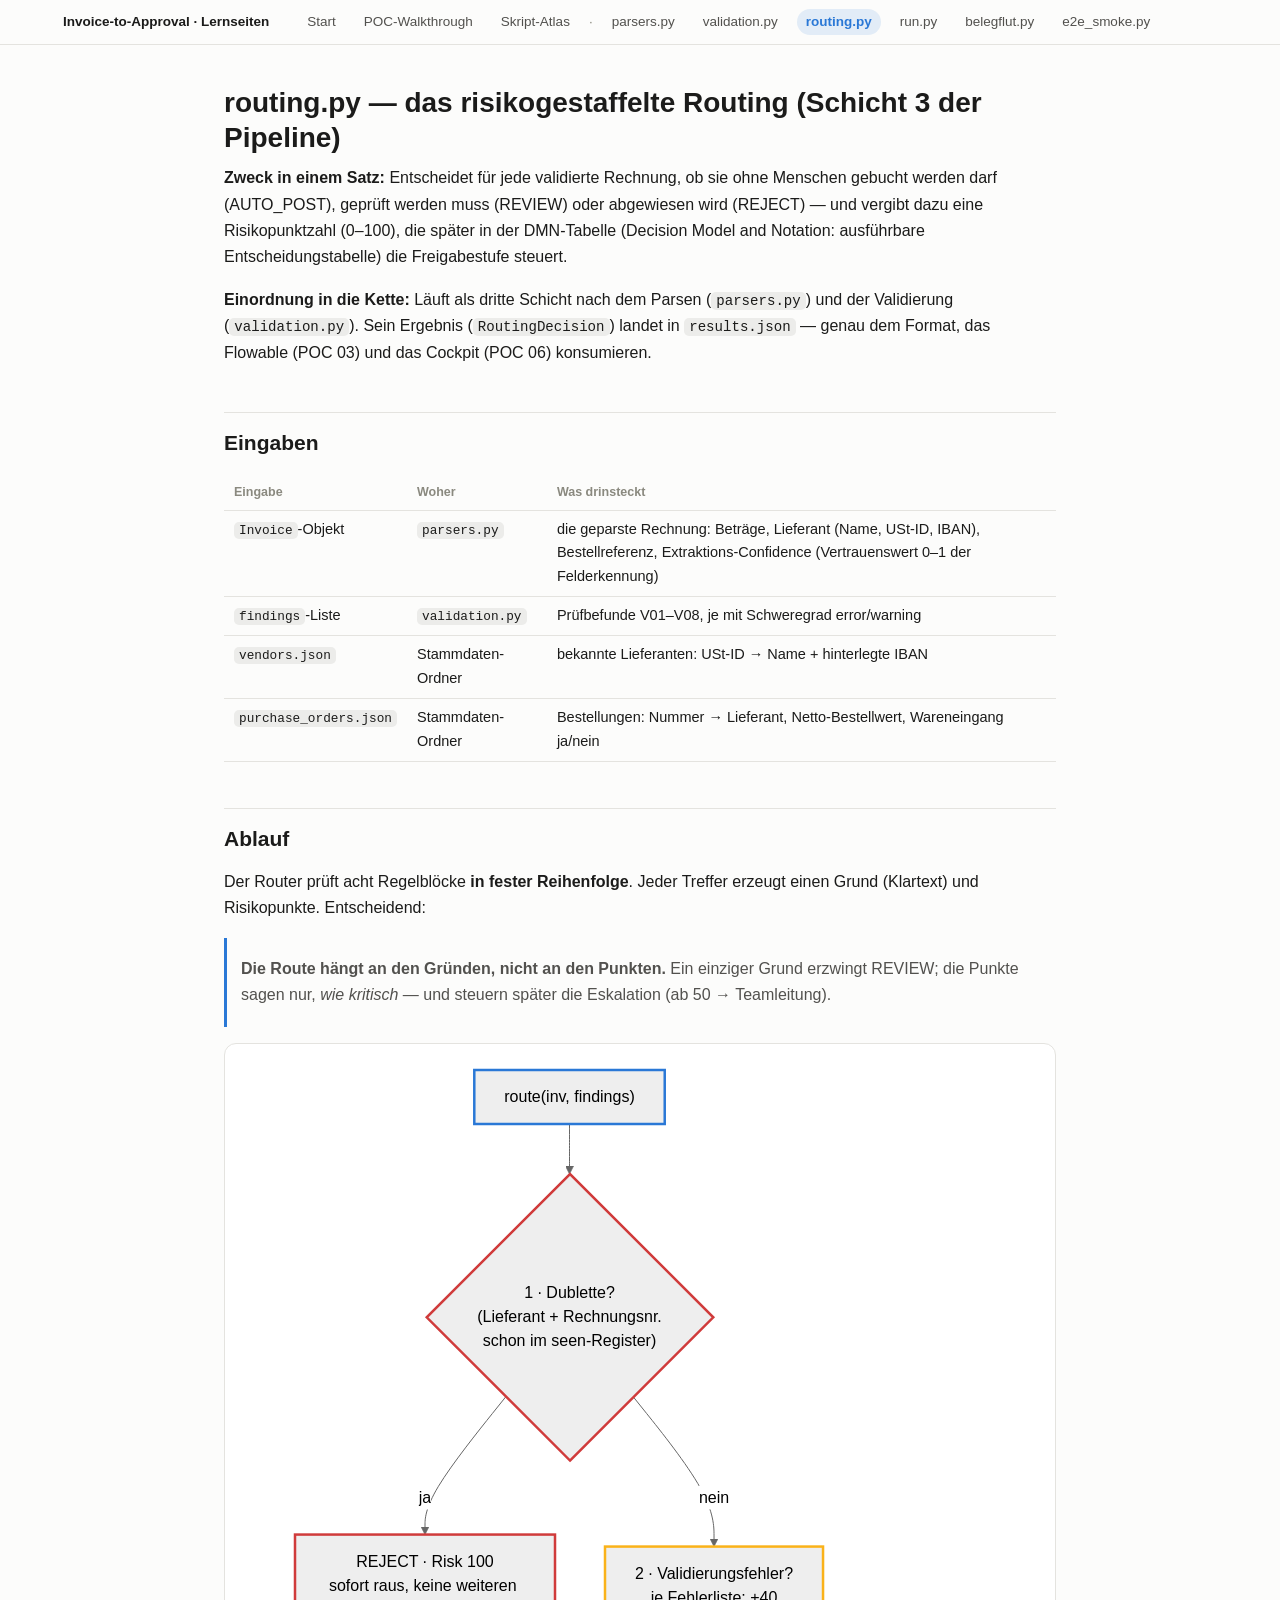
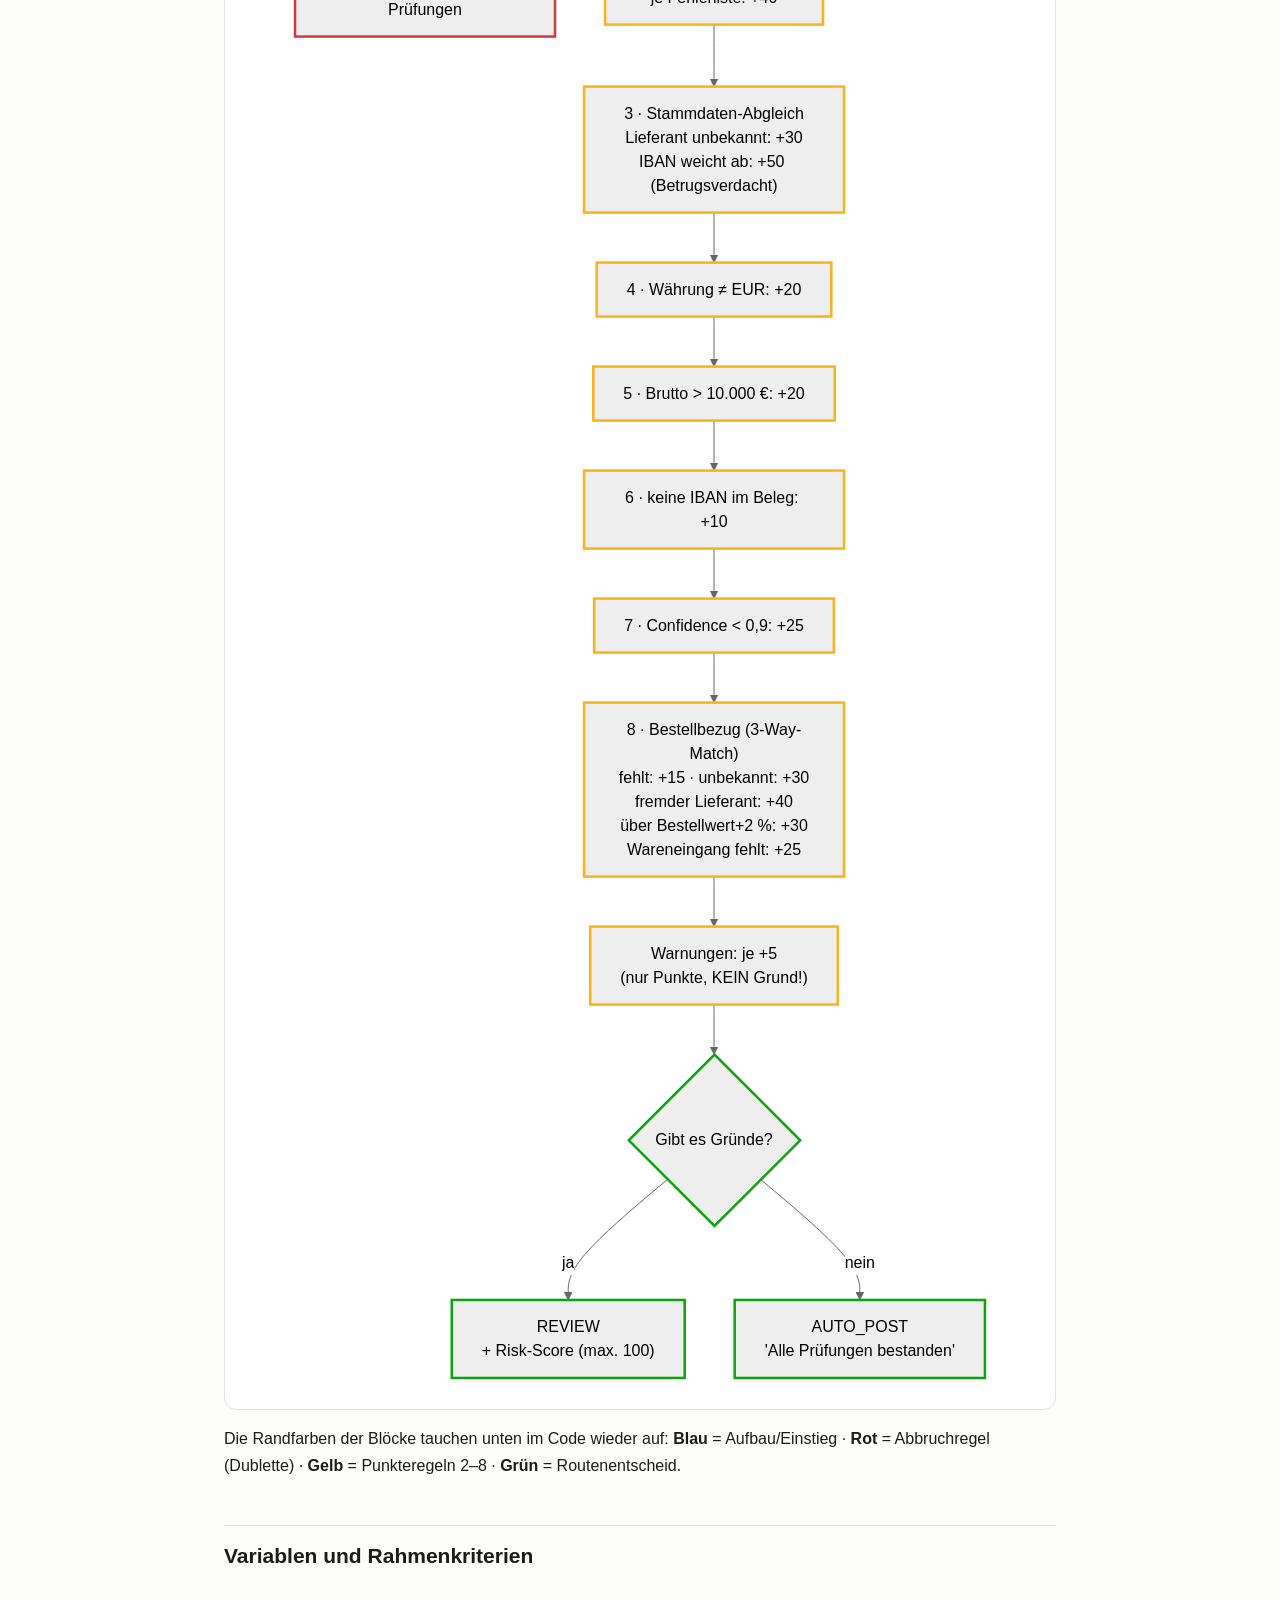
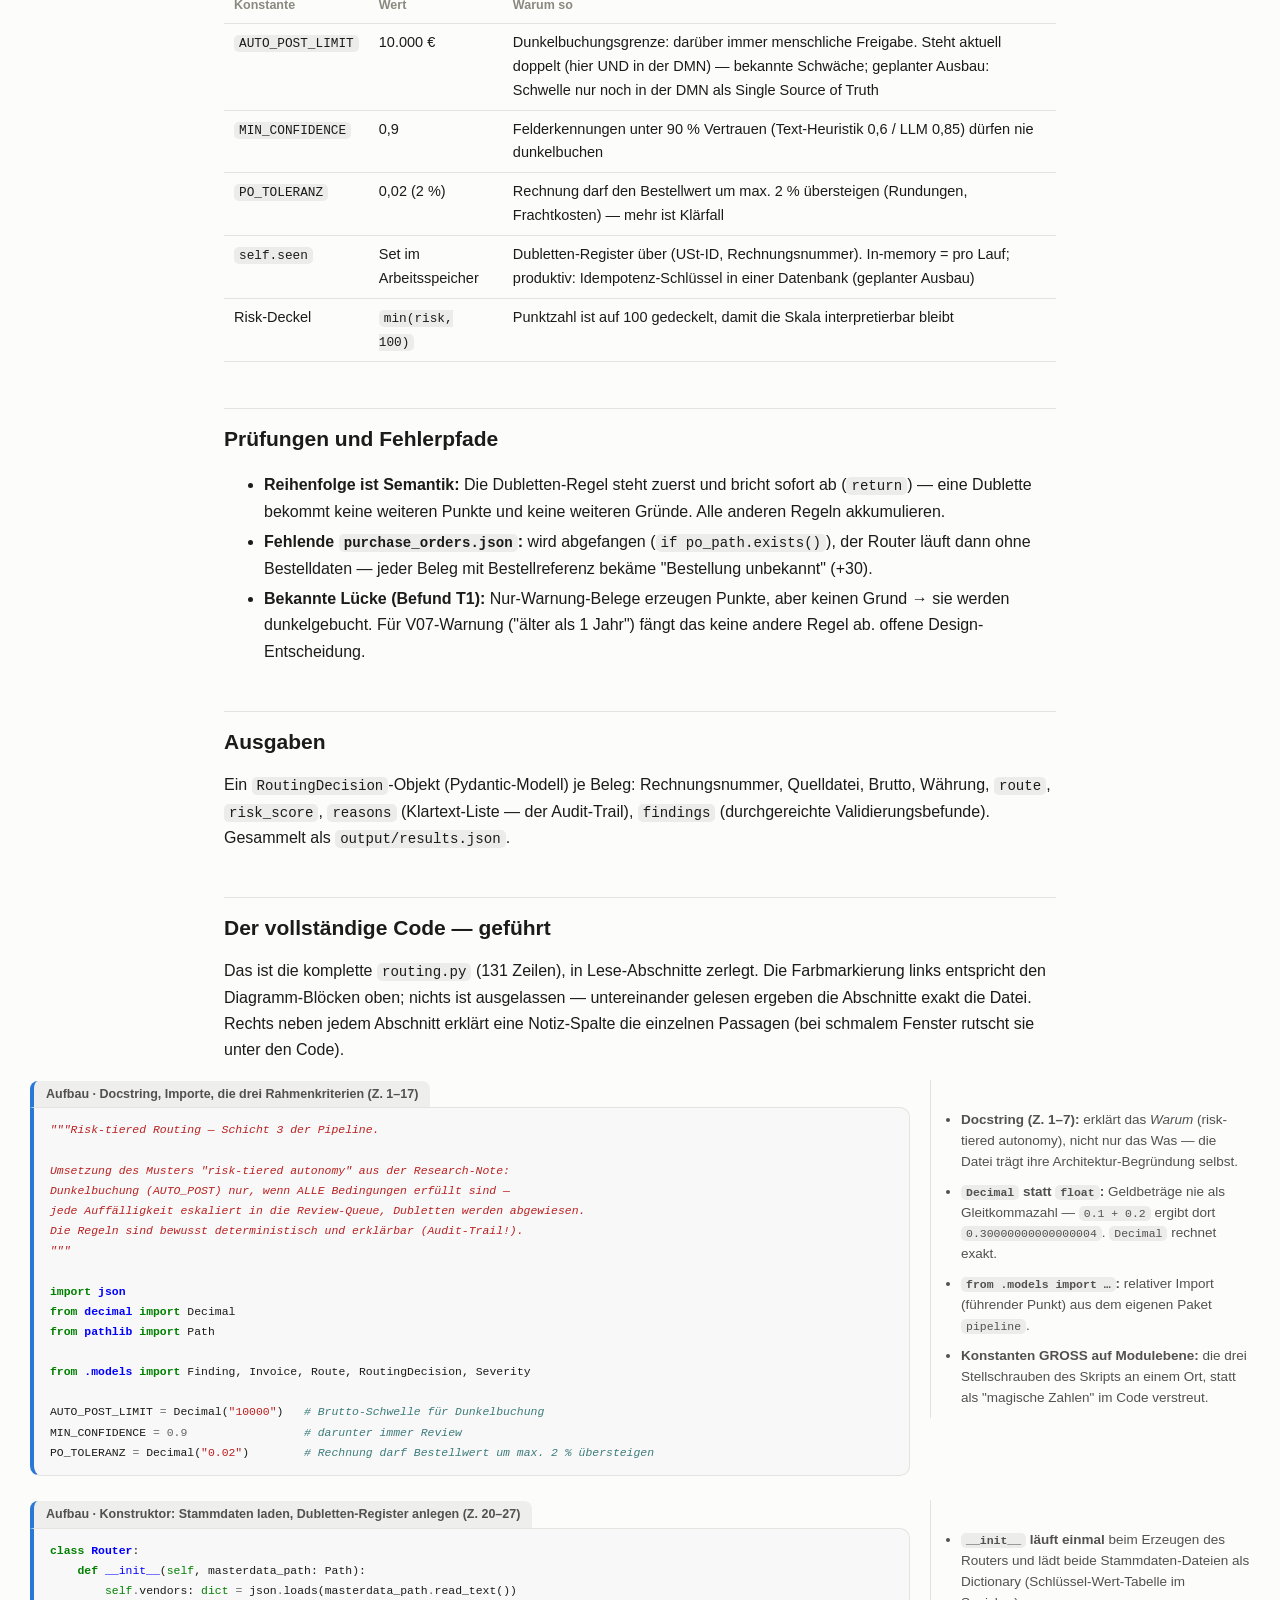
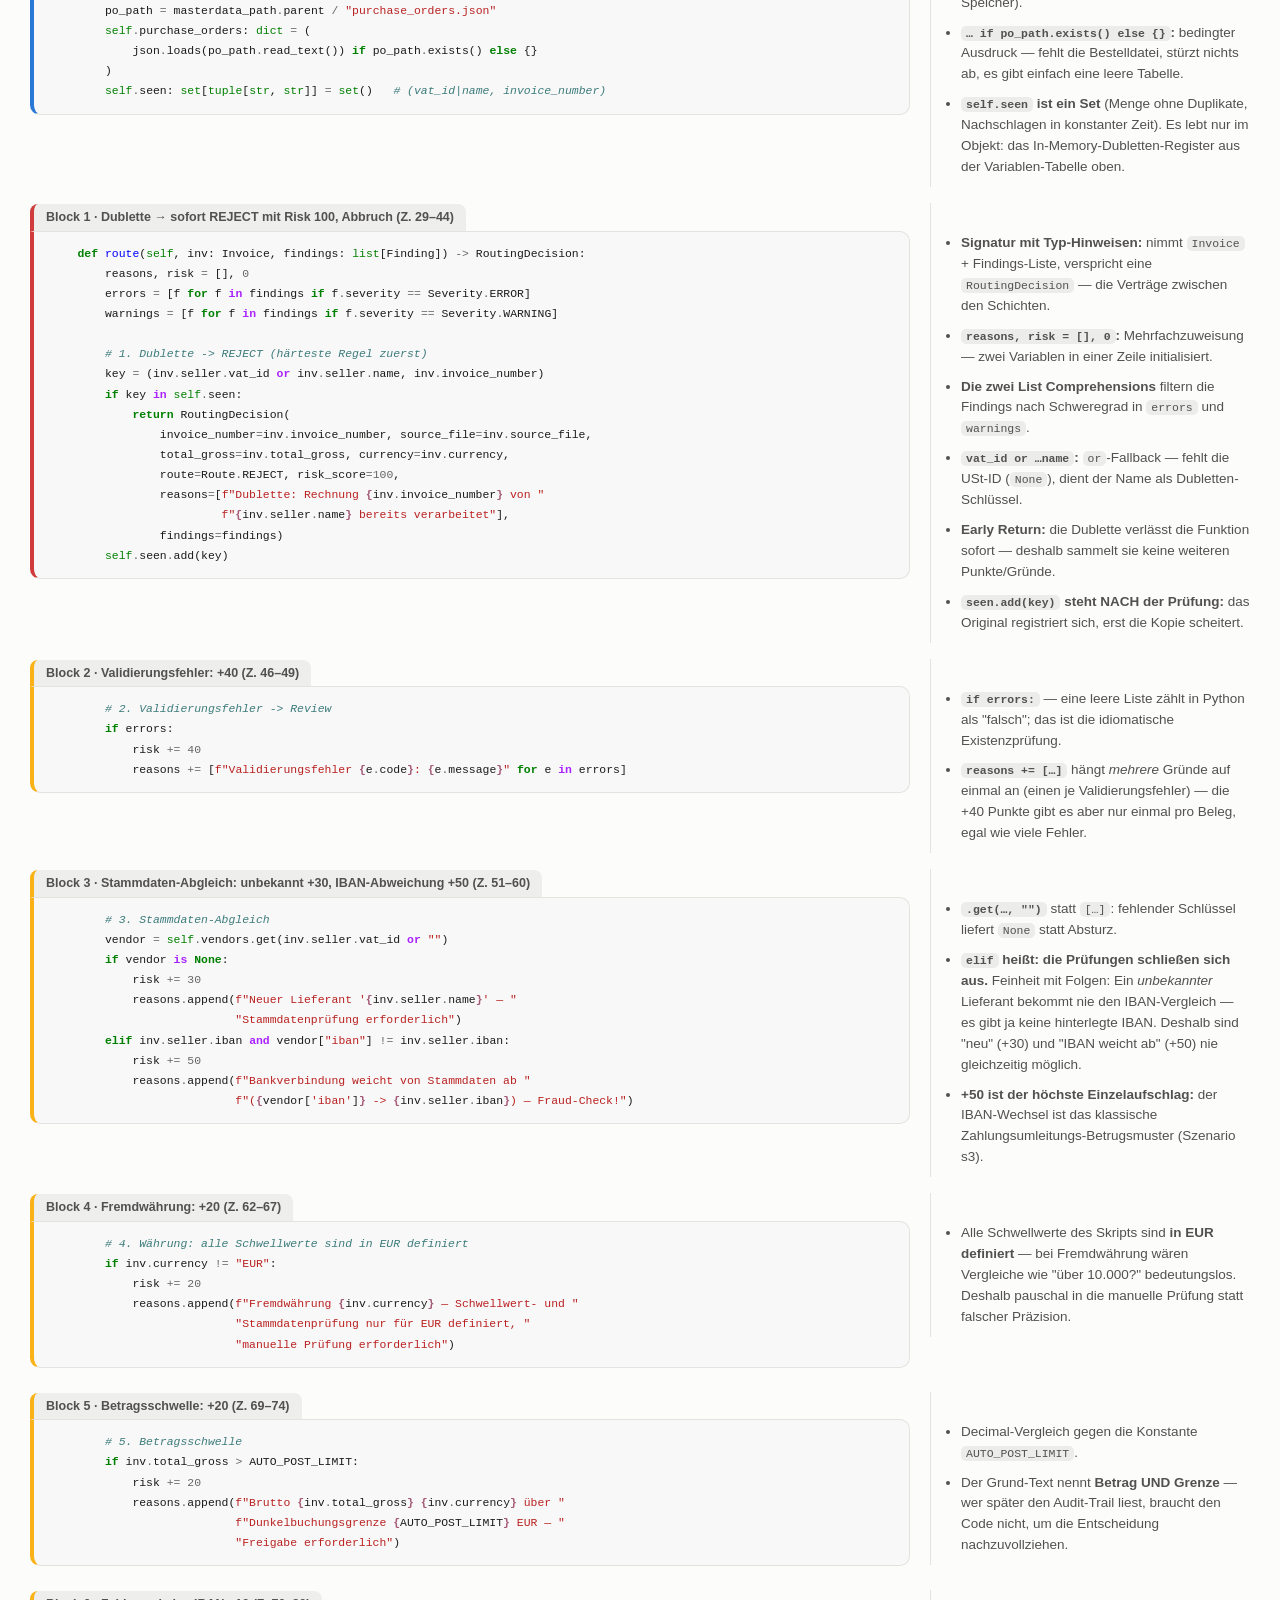
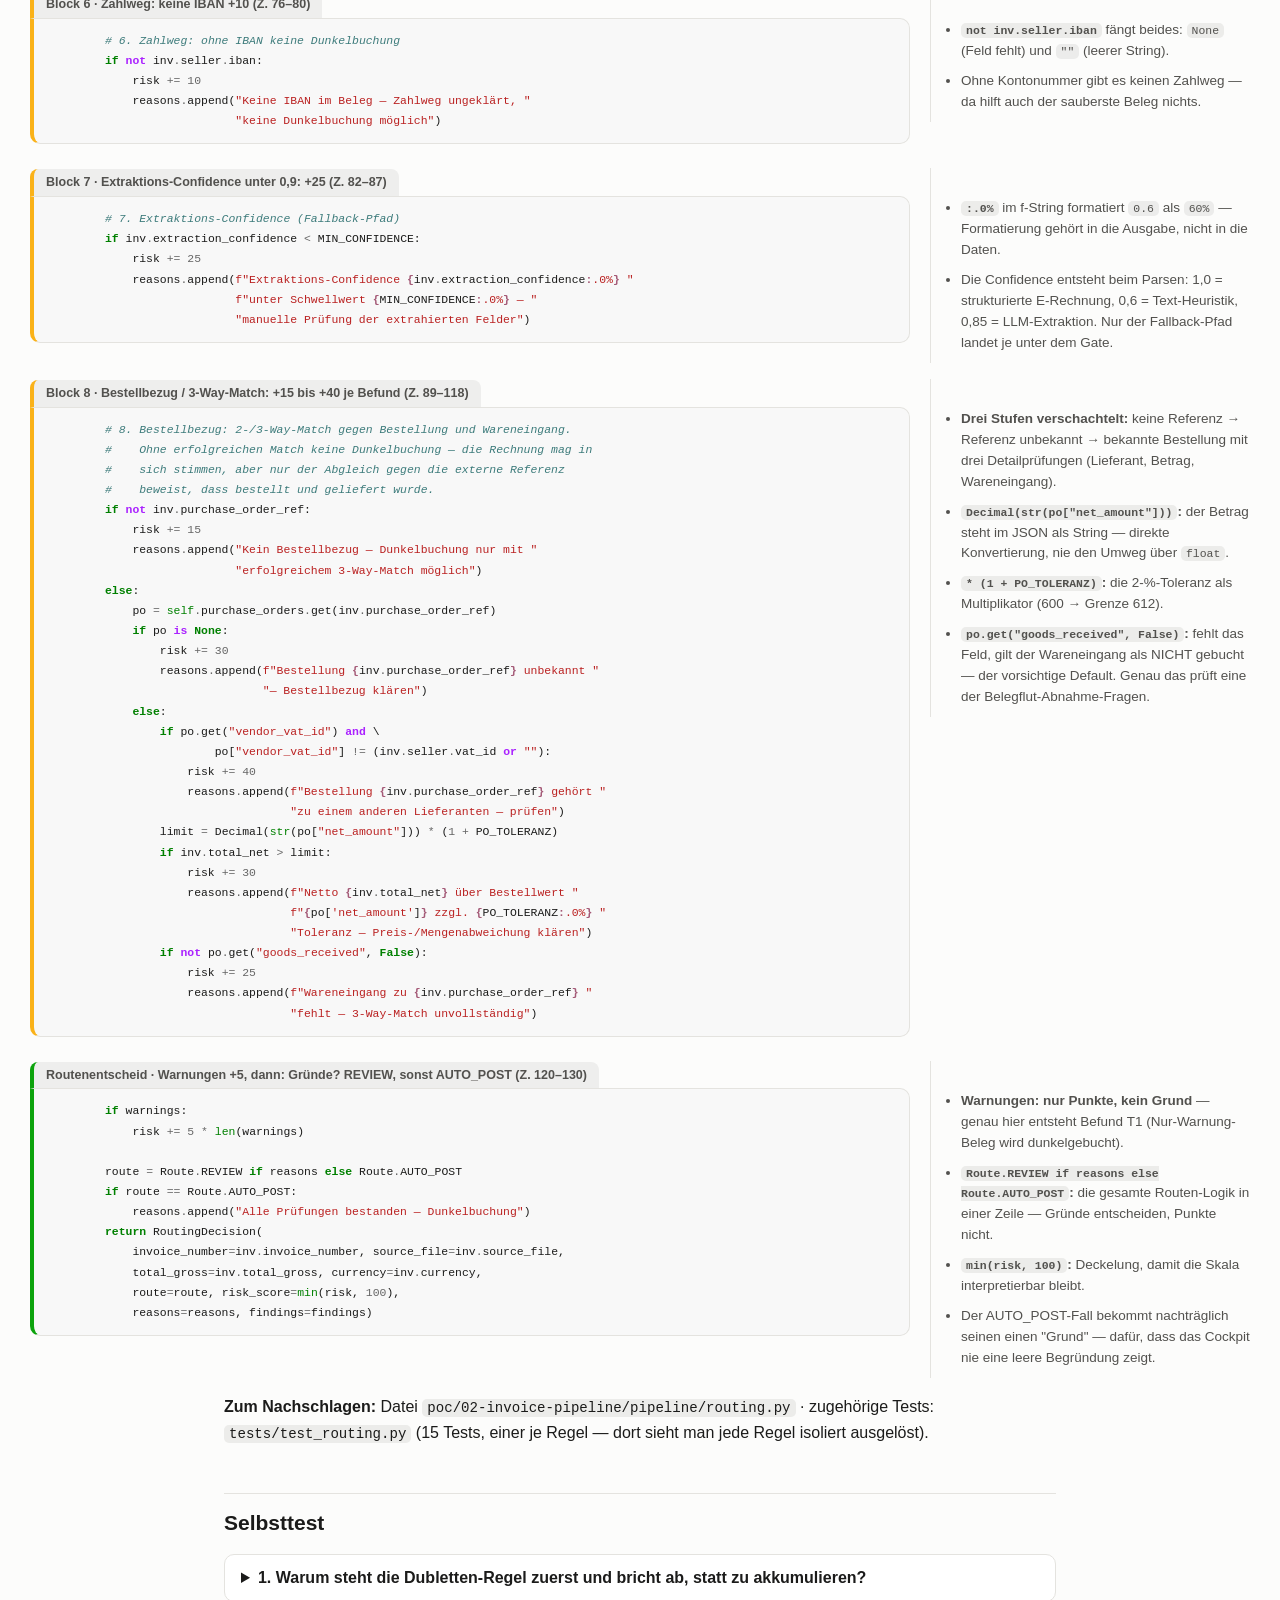
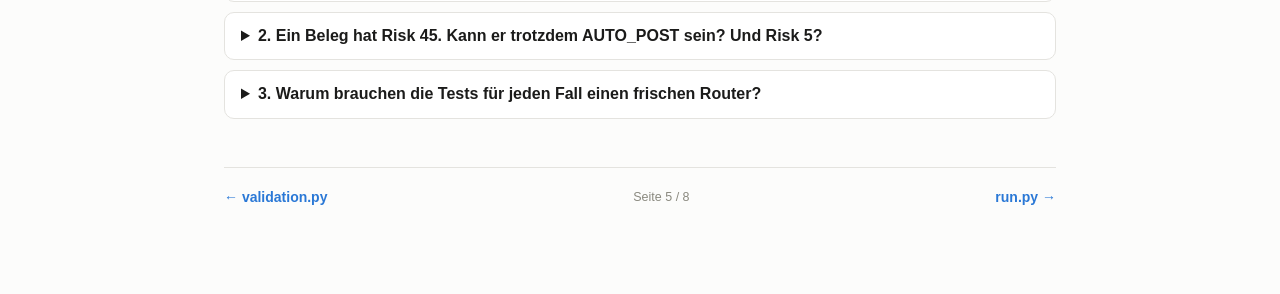
<file: docs/atlas-routing.html>
<!doctype html>
<html lang="de">
<head>
<meta charset="utf-8">
<meta name="viewport" content="width=device-width, initial-scale=1">
<title>routing.py — das risikogestaffelte Routing (Schicht 3 der Pipeline)</title>
<meta property="og:title" content="routing.py — das risikogestaffelte Routing (Schicht 3 der Pipeline)">
<meta property="og:description" content="Invoice-to-Approval: sechs verzahnte POCs für Rechnungsautomatisierung (Process Mining, E-Rechnung, BPMN/DMN, n8n, LLM mit Human-in-the-Loop), als selbst-erklärendes Lern-Portal.">
<meta property="og:type" content="website">
<meta property="og:url" content="https://janrummel.github.io/invoice-to-approval/atlas-routing.html">
<meta property="og:image" content="https://janrummel.github.io/invoice-to-approval/og-image.png">
<meta name="twitter:card" content="summary_large_image">
<link rel="icon" href="data:image/svg+xml,<svg xmlns=%22http://www.w3.org/2000/svg%22 viewBox=%220 0 100 100%22><text y=%22.9em%22 font-size=%2290%22>🧾</text></svg>">
<style>
  :root {
    color-scheme: light dark;
    --surface: #fcfcfb; --card: #ffffff; --line: #e4e3df;
    --ink: #1b1b1a; --ink-2: #52514e; --ink-3: #8a897f; --accent: #2a78d6;
  }
  @media (prefers-color-scheme: dark) {
    :root { --surface: #1a1a19; --card: #232322; --line: #3a3936;
             --ink: #f2f1ec; --ink-2: #c3c2b7; --ink-3: #8a897f; --accent: #3987e5; }
  }
  * { box-sizing: border-box; }
  body { margin: 0; background: var(--surface); color: var(--ink);
         font: 16px/1.65 -apple-system, "Segoe UI", Roboto, sans-serif; }
  .topnav { position: sticky; top: 0; z-index: 10; background: var(--surface);
    border-bottom: 1px solid var(--line); font-size: 13.5px; }
  .topnav .inner { max-width: 1220px; margin: 0 auto; padding: 9px 24px;
    display: flex; gap: 4px 10px; flex-wrap: wrap; align-items: center; }
  .topnav .brand { font-weight: 650; color: var(--ink); margin-right: 10px;
    text-decoration: none; }
  .topnav .brand:hover { color: var(--accent); background: transparent; }
  .topnav a { color: var(--ink-2); text-decoration: none; padding: 2px 9px;
    border-radius: 999px; }
  .topnav a:hover { background: color-mix(in oklab, var(--ink) 6%, transparent); }
  .topnav a.active { color: var(--accent); font-weight: 650;
    background: color-mix(in oklab, var(--accent) 12%, transparent); }
  .topnav .sep { color: var(--ink-3); }
  main { max-width: 880px; margin: 0 auto; padding: 40px 24px 80px; }
  h1 { font-size: 28px; line-height: 1.25; margin: 0 0 10px; }
  h2 { font-size: 21px; margin: 2.2em 0 .6em; padding-top: .6em;
        border-top: 1px solid var(--line); }
  h1 + p, h2 + p { margin-top: 0; }
  strong { font-weight: 650; }
  hr { border: 0; border-top: 1px solid var(--line); margin: 2em 0; }
  a { color: var(--accent); }
  code { font-family: ui-monospace, "SF Mono", Menlo, monospace; font-size: .88em;
         background: color-mix(in oklab, var(--ink) 7%, transparent);
         padding: 1px 5px; border-radius: 5px; }
  table { border-collapse: collapse; width: 100%; margin: 1em 0; font-size: 14.5px; }
  th { text-align: left; color: var(--ink-3); font-weight: 550; font-size: 12.5px; }
  th, td { padding: 7px 10px; border-bottom: 1px solid var(--line); vertical-align: top; }
  pre.mermaid { background: var(--card); border: 1px solid var(--line);
    border-radius: 12px; padding: 18px; text-align: center; overflow-x: auto; }
  pre.mermaid svg { max-width: none; } /* nicht herunterskalieren — Schrift bleibt lesbar */
  /* Syntax-Highlighting (Pygments) — hell/dunkel getrennt */
  pre { line-height: 125%; }
td.linenos .normal { color: inherit; background-color: transparent; padding-left: 5px; padding-right: 5px; }
span.linenos { color: inherit; background-color: transparent; padding-left: 5px; padding-right: 5px; }
td.linenos .special { color: #000000; background-color: #ffffc0; padding-left: 5px; padding-right: 5px; }
span.linenos.special { color: #000000; background-color: #ffffc0; padding-left: 5px; padding-right: 5px; }
.codehilite .hll { background-color: #ffffcc }
.codehilite { background: #f8f8f8; }
.codehilite .c { color: #3D7B7B; font-style: italic } /* Comment */
.codehilite .err { border: 1px solid #F00 } /* Error */
.codehilite .k { color: #008000; font-weight: bold } /* Keyword */
.codehilite .o { color: #666 } /* Operator */
.codehilite .ch { color: #3D7B7B; font-style: italic } /* Comment.Hashbang */
.codehilite .cm { color: #3D7B7B; font-style: italic } /* Comment.Multiline */
.codehilite .cp { color: #9C6500 } /* Comment.Preproc */
.codehilite .cpf { color: #3D7B7B; font-style: italic } /* Comment.PreprocFile */
.codehilite .c1 { color: #3D7B7B; font-style: italic } /* Comment.Single */
.codehilite .cs { color: #3D7B7B; font-style: italic } /* Comment.Special */
.codehilite .gd { color: #A00000 } /* Generic.Deleted */
.codehilite .ge { font-style: italic } /* Generic.Emph */
.codehilite .ges { font-weight: bold; font-style: italic } /* Generic.EmphStrong */
.codehilite .gr { color: #E40000 } /* Generic.Error */
.codehilite .gh { color: #000080; font-weight: bold } /* Generic.Heading */
.codehilite .gi { color: #008400 } /* Generic.Inserted */
.codehilite .go { color: #717171 } /* Generic.Output */
.codehilite .gp { color: #000080; font-weight: bold } /* Generic.Prompt */
.codehilite .gs { font-weight: bold } /* Generic.Strong */
.codehilite .gu { color: #800080; font-weight: bold } /* Generic.Subheading */
.codehilite .gt { color: #04D } /* Generic.Traceback */
.codehilite .kc { color: #008000; font-weight: bold } /* Keyword.Constant */
.codehilite .kd { color: #008000; font-weight: bold } /* Keyword.Declaration */
.codehilite .kn { color: #008000; font-weight: bold } /* Keyword.Namespace */
.codehilite .kp { color: #008000 } /* Keyword.Pseudo */
.codehilite .kr { color: #008000; font-weight: bold } /* Keyword.Reserved */
.codehilite .kt { color: #B00040 } /* Keyword.Type */
.codehilite .m { color: #666 } /* Literal.Number */
.codehilite .s { color: #BA2121 } /* Literal.String */
.codehilite .na { color: #687822 } /* Name.Attribute */
.codehilite .nb { color: #008000 } /* Name.Builtin */
.codehilite .nc { color: #00F; font-weight: bold } /* Name.Class */
.codehilite .no { color: #800 } /* Name.Constant */
.codehilite .nd { color: #A2F } /* Name.Decorator */
.codehilite .ni { color: #717171; font-weight: bold } /* Name.Entity */
.codehilite .ne { color: #CB3F38; font-weight: bold } /* Name.Exception */
.codehilite .nf { color: #00F } /* Name.Function */
.codehilite .nl { color: #767600 } /* Name.Label */
.codehilite .nn { color: #00F; font-weight: bold } /* Name.Namespace */
.codehilite .nt { color: #008000; font-weight: bold } /* Name.Tag */
.codehilite .nv { color: #19177C } /* Name.Variable */
.codehilite .ow { color: #A2F; font-weight: bold } /* Operator.Word */
.codehilite .w { color: #BBB } /* Text.Whitespace */
.codehilite .mb { color: #666 } /* Literal.Number.Bin */
.codehilite .mf { color: #666 } /* Literal.Number.Float */
.codehilite .mh { color: #666 } /* Literal.Number.Hex */
.codehilite .mi { color: #666 } /* Literal.Number.Integer */
.codehilite .mo { color: #666 } /* Literal.Number.Oct */
.codehilite .sa { color: #BA2121 } /* Literal.String.Affix */
.codehilite .sb { color: #BA2121 } /* Literal.String.Backtick */
.codehilite .sc { color: #BA2121 } /* Literal.String.Char */
.codehilite .dl { color: #BA2121 } /* Literal.String.Delimiter */
.codehilite .sd { color: #BA2121; font-style: italic } /* Literal.String.Doc */
.codehilite .s2 { color: #BA2121 } /* Literal.String.Double */
.codehilite .se { color: #AA5D1F; font-weight: bold } /* Literal.String.Escape */
.codehilite .sh { color: #BA2121 } /* Literal.String.Heredoc */
.codehilite .si { color: #A45A77; font-weight: bold } /* Literal.String.Interpol */
.codehilite .sx { color: #008000 } /* Literal.String.Other */
.codehilite .sr { color: #A45A77 } /* Literal.String.Regex */
.codehilite .s1 { color: #BA2121 } /* Literal.String.Single */
.codehilite .ss { color: #19177C } /* Literal.String.Symbol */
.codehilite .bp { color: #008000 } /* Name.Builtin.Pseudo */
.codehilite .fm { color: #00F } /* Name.Function.Magic */
.codehilite .vc { color: #19177C } /* Name.Variable.Class */
.codehilite .vg { color: #19177C } /* Name.Variable.Global */
.codehilite .vi { color: #19177C } /* Name.Variable.Instance */
.codehilite .vm { color: #19177C } /* Name.Variable.Magic */
.codehilite .il { color: #666 } /* Literal.Number.Integer.Long */
  @media (prefers-color-scheme: dark) { pre { line-height: 125%; }
td.linenos .normal { color: inherit; background-color: transparent; padding-left: 5px; padding-right: 5px; }
span.linenos { color: inherit; background-color: transparent; padding-left: 5px; padding-right: 5px; }
td.linenos .special { color: #000000; background-color: #ffffc0; padding-left: 5px; padding-right: 5px; }
span.linenos.special { color: #000000; background-color: #ffffc0; padding-left: 5px; padding-right: 5px; }
.codehilite .hll { background-color: #49483e }
.codehilite { background: #272822; color: #F8F8F2 }
.codehilite .c { color: #959077 } /* Comment */
.codehilite .err { color: #ED007E; background-color: #1E0010 } /* Error */
.codehilite .esc { color: #F8F8F2 } /* Escape */
.codehilite .g { color: #F8F8F2 } /* Generic */
.codehilite .k { color: #66D9EF } /* Keyword */
.codehilite .l { color: #AE81FF } /* Literal */
.codehilite .n { color: #F8F8F2 } /* Name */
.codehilite .o { color: #FF4689 } /* Operator */
.codehilite .x { color: #F8F8F2 } /* Other */
.codehilite .p { color: #F8F8F2 } /* Punctuation */
.codehilite .ch { color: #959077 } /* Comment.Hashbang */
.codehilite .cm { color: #959077 } /* Comment.Multiline */
.codehilite .cp { color: #959077 } /* Comment.Preproc */
.codehilite .cpf { color: #959077 } /* Comment.PreprocFile */
.codehilite .c1 { color: #959077 } /* Comment.Single */
.codehilite .cs { color: #959077 } /* Comment.Special */
.codehilite .gd { color: #FF4689 } /* Generic.Deleted */
.codehilite .ge { color: #F8F8F2; font-style: italic } /* Generic.Emph */
.codehilite .ges { color: #F8F8F2; font-weight: bold; font-style: italic } /* Generic.EmphStrong */
.codehilite .gr { color: #F8F8F2 } /* Generic.Error */
.codehilite .gh { color: #F8F8F2 } /* Generic.Heading */
.codehilite .gi { color: #A6E22E } /* Generic.Inserted */
.codehilite .go { color: #66D9EF } /* Generic.Output */
.codehilite .gp { color: #FF4689; font-weight: bold } /* Generic.Prompt */
.codehilite .gs { color: #F8F8F2; font-weight: bold } /* Generic.Strong */
.codehilite .gu { color: #959077 } /* Generic.Subheading */
.codehilite .gt { color: #F8F8F2 } /* Generic.Traceback */
.codehilite .kc { color: #66D9EF } /* Keyword.Constant */
.codehilite .kd { color: #66D9EF } /* Keyword.Declaration */
.codehilite .kn { color: #FF4689 } /* Keyword.Namespace */
.codehilite .kp { color: #66D9EF } /* Keyword.Pseudo */
.codehilite .kr { color: #66D9EF } /* Keyword.Reserved */
.codehilite .kt { color: #66D9EF } /* Keyword.Type */
.codehilite .ld { color: #E6DB74 } /* Literal.Date */
.codehilite .m { color: #AE81FF } /* Literal.Number */
.codehilite .s { color: #E6DB74 } /* Literal.String */
.codehilite .na { color: #A6E22E } /* Name.Attribute */
.codehilite .nb { color: #F8F8F2 } /* Name.Builtin */
.codehilite .nc { color: #A6E22E } /* Name.Class */
.codehilite .no { color: #66D9EF } /* Name.Constant */
.codehilite .nd { color: #A6E22E } /* Name.Decorator */
.codehilite .ni { color: #F8F8F2 } /* Name.Entity */
.codehilite .ne { color: #A6E22E } /* Name.Exception */
.codehilite .nf { color: #A6E22E } /* Name.Function */
.codehilite .nl { color: #F8F8F2 } /* Name.Label */
.codehilite .nn { color: #F8F8F2 } /* Name.Namespace */
.codehilite .nx { color: #A6E22E } /* Name.Other */
.codehilite .py { color: #F8F8F2 } /* Name.Property */
.codehilite .nt { color: #FF4689 } /* Name.Tag */
.codehilite .nv { color: #F8F8F2 } /* Name.Variable */
.codehilite .ow { color: #FF4689 } /* Operator.Word */
.codehilite .pm { color: #F8F8F2 } /* Punctuation.Marker */
.codehilite .w { color: #F8F8F2 } /* Text.Whitespace */
.codehilite .mb { color: #AE81FF } /* Literal.Number.Bin */
.codehilite .mf { color: #AE81FF } /* Literal.Number.Float */
.codehilite .mh { color: #AE81FF } /* Literal.Number.Hex */
.codehilite .mi { color: #AE81FF } /* Literal.Number.Integer */
.codehilite .mo { color: #AE81FF } /* Literal.Number.Oct */
.codehilite .sa { color: #E6DB74 } /* Literal.String.Affix */
.codehilite .sb { color: #E6DB74 } /* Literal.String.Backtick */
.codehilite .sc { color: #E6DB74 } /* Literal.String.Char */
.codehilite .dl { color: #E6DB74 } /* Literal.String.Delimiter */
.codehilite .sd { color: #E6DB74 } /* Literal.String.Doc */
.codehilite .s2 { color: #E6DB74 } /* Literal.String.Double */
.codehilite .se { color: #AE81FF } /* Literal.String.Escape */
.codehilite .sh { color: #E6DB74 } /* Literal.String.Heredoc */
.codehilite .si { color: #E6DB74 } /* Literal.String.Interpol */
.codehilite .sx { color: #E6DB74 } /* Literal.String.Other */
.codehilite .sr { color: #E6DB74 } /* Literal.String.Regex */
.codehilite .s1 { color: #E6DB74 } /* Literal.String.Single */
.codehilite .ss { color: #E6DB74 } /* Literal.String.Symbol */
.codehilite .bp { color: #F8F8F2 } /* Name.Builtin.Pseudo */
.codehilite .fm { color: #A6E22E } /* Name.Function.Magic */
.codehilite .vc { color: #F8F8F2 } /* Name.Variable.Class */
.codehilite .vg { color: #F8F8F2 } /* Name.Variable.Global */
.codehilite .vi { color: #F8F8F2 } /* Name.Variable.Instance */
.codehilite .vm { color: #F8F8F2 } /* Name.Variable.Magic */
.codehilite .il { color: #AE81FF } /* Literal.Number.Integer.Long */ }
  .codehilite { border: 1px solid var(--line); border-radius: 10px;
    overflow-x: auto; margin: 0 0 8px; }
  .codehilite pre { margin: 0; padding: 12px 16px;
    font: 13px/1.55 ui-monospace, "SF Mono", Menlo, monospace; }
  .codehilite code { background: transparent; padding: 0; } /* Inline-code-Stil neutralisieren */
  /* Farb-Labels: verbinden Code-Abschnitte mit den Diagramm-Blöcken */
  .codeblock-label { display: inline-block; font-size: 12.5px; font-weight: 600;
    padding: 3px 12px; margin: 16px 0 0; border-radius: 8px 8px 0 0;
    background: color-mix(in oklab, var(--ink) 6%, transparent);
    color: var(--ink-2); border-left: 4px solid var(--ink-3); }
  .codeblock-label + .codehilite { border-top-left-radius: 0; }
  .codeblock-label[data-tone="blau"] { border-left-color: #2a78d6; }
  .codeblock-label[data-tone="rot"] { border-left-color: #d03b3b; }
  .codeblock-label[data-tone="gelb"] { border-left-color: #fab219; }
  .codeblock-label[data-tone="gruen"] { border-left-color: #0ca30c; }
  .codeblock-label[data-tone="blau"] + .codehilite { border-left: 4px solid #2a78d6; }
  .codeblock-label[data-tone="rot"] + .codehilite { border-left: 4px solid #d03b3b; }
  .codeblock-label[data-tone="gelb"] + .codehilite { border-left: 4px solid #fab219; }
  .codeblock-label[data-tone="gruen"] + .codehilite { border-left: 4px solid #0ca30c; }
  /* Zweispaltige Code-Ansicht: Code links, Erklärnotizen rechts daneben.
     Bricht aus der Textspalte aus (breiter als main), damit der Code Platz hat. */
  .code-row { display: grid; grid-template-columns: minmax(0, 1fr) 320px;
    gap: 0 20px; align-items: start; margin: 16px 0 8px;
    width: min(1220px, calc(100vw - 48px));
    position: relative; left: 50%; transform: translateX(-50%); }
  .code-row .codeblock-label { margin-top: 0; }
  .code-notes { font-size: 13.5px; color: var(--ink-2); line-height: 1.55;
    padding: 30px 0 0 14px; border-left: 1px solid var(--line); }
  .code-notes ul { margin: 0; padding-left: 16px; }
  .code-notes li { margin: 0 0 9px; }
  .code-notes code { font-size: .85em; }
  @media (max-width: 1000px) {
    .code-row { grid-template-columns: 1fr; width: auto; left: 0; transform: none; }
    .code-notes { padding: 6px 0 0; border-left: 0; }
  }
  details { background: var(--card); border: 1px solid var(--line);
    border-radius: 10px; padding: 10px 16px; margin: 10px 0; }
  details summary { cursor: pointer; font-weight: 550; }
  details[open] summary { margin-bottom: 6px; color: var(--accent); }
  blockquote { border-left: 3px solid var(--accent); margin: 1em 0;
    padding: 2px 0 2px 14px; color: var(--ink-2); }
  li { margin: .25em 0; }
  .pagenav { display: flex; justify-content: space-between; align-items: center;
    gap: 12px; margin-top: 48px; padding-top: 18px;
    border-top: 1px solid var(--line); font-size: 14px; }
  .pagenav a { color: var(--accent); text-decoration: none; font-weight: 600; }
  .pagenav .pos { color: var(--ink-3); font-size: 12.5px; }
  @media print {
    body { background: #fff; color: #000; font-size: 12px; }
    .topnav { display: none; }
    .code-row { width: auto; left: 0; transform: none; }
    details { break-inside: avoid; } details:not([open]) summary ~ * { display: block; }
    pre.mermaid { break-inside: avoid; border: 1px solid #ccc; }
    h2 { break-after: avoid; }
  }
</style>
</head>
<body>
<nav class="topnav"><div class="inner"><a class="brand" href="index.html">Invoice-to-Approval · Lernseiten</a><a href="index.html">Start</a><a href="poc-walkthrough.html">POC-Walkthrough</a><a href="skript-atlas.html">Skript-Atlas</a><span class="sep" aria-hidden="true">·</span><a href="atlas-parsers.html">parsers.py</a><a href="atlas-validation.html">validation.py</a><a href="atlas-routing.html" class="active">routing.py</a><a href="atlas-run.html">run.py</a><a href="atlas-belegflut.html">belegflut.py</a><a href="atlas-e2e-smoke.html">e2e_smoke.py</a></div></nav>
<main>
<h1>routing.py — das risikogestaffelte Routing (Schicht 3 der Pipeline)</h1>
<p><strong>Zweck in einem Satz:</strong> Entscheidet für jede validierte Rechnung, ob sie ohne
Menschen gebucht werden darf (AUTO_POST), geprüft werden muss (REVIEW) oder
abgewiesen wird (REJECT) — und vergibt dazu eine Risikopunktzahl (0–100), die
später in der DMN-Tabelle (Decision Model and Notation: ausführbare
Entscheidungstabelle) die Freigabestufe steuert.</p>
<p><strong>Einordnung in die Kette:</strong> Läuft als dritte Schicht nach dem Parsen
(<code>parsers.py</code>) und der Validierung (<code>validation.py</code>). Sein Ergebnis
(<code>RoutingDecision</code>) landet in <code>results.json</code> — genau dem Format, das Flowable
(POC 03) und das Cockpit (POC 06) konsumieren.</p>
<h2>Eingaben</h2>
<table>
<thead>
<tr>
<th>Eingabe</th>
<th>Woher</th>
<th>Was drinsteckt</th>
</tr>
</thead>
<tbody>
<tr>
<td><code>Invoice</code>-Objekt</td>
<td><code>parsers.py</code></td>
<td>die geparste Rechnung: Beträge, Lieferant (Name, USt-ID, IBAN), Bestellreferenz, Extraktions-Confidence (Vertrauenswert 0–1 der Felderkennung)</td>
</tr>
<tr>
<td><code>findings</code>-Liste</td>
<td><code>validation.py</code></td>
<td>Prüfbefunde V01–V08, je mit Schweregrad error/warning</td>
</tr>
<tr>
<td><code>vendors.json</code></td>
<td>Stammdaten-Ordner</td>
<td>bekannte Lieferanten: USt-ID → Name + hinterlegte IBAN</td>
</tr>
<tr>
<td><code>purchase_orders.json</code></td>
<td>Stammdaten-Ordner</td>
<td>Bestellungen: Nummer → Lieferant, Netto-Bestellwert, Wareneingang ja/nein</td>
</tr>
</tbody>
</table>
<h2>Ablauf</h2>
<p>Der Router prüft acht Regelblöcke <strong>in fester Reihenfolge</strong>. Jeder Treffer
erzeugt einen Grund (Klartext) und Risikopunkte. Entscheidend:</p>
<blockquote>
<p><strong>Die Route hängt an den Gründen, nicht an den Punkten.</strong> Ein einziger Grund
erzwingt REVIEW; die Punkte sagen nur, <em>wie kritisch</em> — und steuern später
die Eskalation (ab 50 → Teamleitung).</p>
</blockquote>
<pre class="mermaid">flowchart TD
    A["route(inv, findings)"] --> B{"1 · Dublette?<br/>(Lieferant + Rechnungsnr.<br/>schon im seen-Register)"}
    B -->|ja| REJ["REJECT · Risk 100<br/>sofort raus, keine weiteren Prüfungen"]
    B -->|nein| C["2 · Validierungsfehler?<br/>je Fehlerliste: +40"]
    C --> D["3 · Stammdaten-Abgleich<br/>Lieferant unbekannt: +30<br/>IBAN weicht ab: +50 (Betrugsverdacht)"]
    D --> E["4 · Währung ≠ EUR: +20"]
    E --> F["5 · Brutto > 10.000 €: +20"]
    F --> G["6 · keine IBAN im Beleg: +10"]
    G --> H["7 · Confidence < 0,9: +25"]
    H --> I["8 · Bestellbezug (3-Way-Match)<br/>fehlt: +15 · unbekannt: +30<br/>fremder Lieferant: +40<br/>über Bestellwert+2 %: +30<br/>Wareneingang fehlt: +25"]
    I --> J["Warnungen: je +5<br/>(nur Punkte, KEIN Grund!)"]
    J --> K{"Gibt es Gründe?"}
    K -->|ja| REV["REVIEW<br/>+ Risk-Score (max. 100)"]
    K -->|nein| AUTO["AUTO_POST<br/>'Alle Prüfungen bestanden'"]
    classDef setup stroke:#2a78d6,stroke-width:2.5px
    classDef abbruch stroke:#d03b3b,stroke-width:2.5px
    classDef punkte stroke:#fab219,stroke-width:2.5px
    classDef entscheid stroke:#0ca30c,stroke-width:2.5px
    class A setup
    class B,REJ abbruch
    class C,D,E,F,G,H,I,J punkte
    class K,REV,AUTO entscheid
</pre>
<p>Die Randfarben der Blöcke tauchen unten im Code wieder auf:
<strong>Blau</strong> = Aufbau/Einstieg · <strong>Rot</strong> = Abbruchregel (Dublette) ·
<strong>Gelb</strong> = Punkteregeln 2–8 · <strong>Grün</strong> = Routenentscheid.</p>
<h2>Variablen und Rahmenkriterien</h2>
<table>
<thead>
<tr>
<th>Konstante</th>
<th>Wert</th>
<th>Warum so</th>
</tr>
</thead>
<tbody>
<tr>
<td><code>AUTO_POST_LIMIT</code></td>
<td>10.000 €</td>
<td>Dunkelbuchungsgrenze: darüber immer menschliche Freigabe. Steht aktuell doppelt (hier UND in der DMN) — bekannte Schwäche; geplanter Ausbau: Schwelle nur noch in der DMN als Single Source of Truth</td>
</tr>
<tr>
<td><code>MIN_CONFIDENCE</code></td>
<td>0,9</td>
<td>Felderkennungen unter 90 % Vertrauen (Text-Heuristik 0,6 / LLM 0,85) dürfen nie dunkelbuchen</td>
</tr>
<tr>
<td><code>PO_TOLERANZ</code></td>
<td>0,02 (2 %)</td>
<td>Rechnung darf den Bestellwert um max. 2 % übersteigen (Rundungen, Frachtkosten) — mehr ist Klärfall</td>
</tr>
<tr>
<td><code>self.seen</code></td>
<td>Set im Arbeitsspeicher</td>
<td>Dubletten-Register über (USt-ID, Rechnungsnummer). In-memory = pro Lauf; produktiv: Idempotenz-Schlüssel in einer Datenbank (geplanter Ausbau)</td>
</tr>
<tr>
<td>Risk-Deckel</td>
<td><code>min(risk, 100)</code></td>
<td>Punktzahl ist auf 100 gedeckelt, damit die Skala interpretierbar bleibt</td>
</tr>
</tbody>
</table>
<h2>Prüfungen und Fehlerpfade</h2>
<ul>
<li><strong>Reihenfolge ist Semantik:</strong> Die Dubletten-Regel steht zuerst und bricht
  sofort ab (<code>return</code>) — eine Dublette bekommt keine weiteren Punkte und
  keine weiteren Gründe. Alle anderen Regeln akkumulieren.</li>
<li><strong>Fehlende <code>purchase_orders.json</code>:</strong> wird abgefangen (<code>if po_path.exists()</code>),
  der Router läuft dann ohne Bestelldaten — jeder Beleg mit Bestellreferenz
  bekäme "Bestellung unbekannt" (+30).</li>
<li><strong>Bekannte Lücke (Befund T1):</strong> Nur-Warnung-Belege erzeugen Punkte, aber
  keinen Grund → sie werden dunkelgebucht. Für V07-Warnung ("älter als 1
  Jahr") fängt das keine andere Regel ab. offene Design-Entscheidung.</li>
</ul>
<h2>Ausgaben</h2>
<p>Ein <code>RoutingDecision</code>-Objekt (Pydantic-Modell) je Beleg: Rechnungsnummer,
Quelldatei, Brutto, Währung, <code>route</code>, <code>risk_score</code>, <code>reasons</code> (Klartext-Liste —
der Audit-Trail), <code>findings</code> (durchgereichte Validierungsbefunde). Gesammelt
als <code>output/results.json</code>.</p>
<h2>Der vollständige Code — geführt</h2>
<p>Das ist die komplette <code>routing.py</code> (131 Zeilen), in Lese-Abschnitte zerlegt.
Die Farbmarkierung links entspricht den Diagramm-Blöcken oben; nichts ist
ausgelassen — untereinander gelesen ergeben die Abschnitte exakt die Datei.
Rechts neben jedem Abschnitt erklärt eine Notiz-Spalte die einzelnen Passagen
(bei schmalem Fenster rutscht sie unter den Code).</p>
<div class="code-row">
<div class="code-col">
<div class="codeblock-label" data-tone="blau">Aufbau · Docstring, Importe, die drei Rahmenkriterien (Z. 1–17)</div>
<div class="codehilite"><pre><span></span><code><span class="sd">&quot;&quot;&quot;Risk-tiered Routing — Schicht 3 der Pipeline.</span>

<span class="sd">Umsetzung des Musters &quot;risk-tiered autonomy&quot; aus der Research-Note:</span>
<span class="sd">Dunkelbuchung (AUTO_POST) nur, wenn ALLE Bedingungen erfüllt sind —</span>
<span class="sd">jede Auffälligkeit eskaliert in die Review-Queue, Dubletten werden abgewiesen.</span>
<span class="sd">Die Regeln sind bewusst deterministisch und erklärbar (Audit-Trail!).</span>
<span class="sd">&quot;&quot;&quot;</span>

<span class="kn">import</span><span class="w"> </span><span class="nn">json</span>
<span class="kn">from</span><span class="w"> </span><span class="nn">decimal</span><span class="w"> </span><span class="kn">import</span> <span class="n">Decimal</span>
<span class="kn">from</span><span class="w"> </span><span class="nn">pathlib</span><span class="w"> </span><span class="kn">import</span> <span class="n">Path</span>

<span class="kn">from</span><span class="w"> </span><span class="nn">.models</span><span class="w"> </span><span class="kn">import</span> <span class="n">Finding</span><span class="p">,</span> <span class="n">Invoice</span><span class="p">,</span> <span class="n">Route</span><span class="p">,</span> <span class="n">RoutingDecision</span><span class="p">,</span> <span class="n">Severity</span>

<span class="n">AUTO_POST_LIMIT</span> <span class="o">=</span> <span class="n">Decimal</span><span class="p">(</span><span class="s2">&quot;10000&quot;</span><span class="p">)</span>   <span class="c1"># Brutto-Schwelle für Dunkelbuchung</span>
<span class="n">MIN_CONFIDENCE</span> <span class="o">=</span> <span class="mf">0.9</span>                 <span class="c1"># darunter immer Review</span>
<span class="n">PO_TOLERANZ</span> <span class="o">=</span> <span class="n">Decimal</span><span class="p">(</span><span class="s2">&quot;0.02&quot;</span><span class="p">)</span>        <span class="c1"># Rechnung darf Bestellwert um max. 2 % übersteigen</span>
</code></pre></div>

</div>
<aside class="code-notes">
<ul>
<li><strong>Docstring (Z. 1–7):</strong> erklärt das <em>Warum</em> (risk-tiered autonomy), nicht nur das Was — die Datei trägt ihre Architektur-Begründung selbst.</li>
<li><strong><code>Decimal</code> statt <code>float</code>:</strong> Geldbeträge nie als Gleitkommazahl — <code>0.1 + 0.2</code> ergibt dort <code>0.30000000000000004</code>. <code>Decimal</code> rechnet exakt.</li>
<li><strong><code>from .models import …</code>:</strong> relativer Import (führender Punkt) aus dem eigenen Paket <code>pipeline</code>.</li>
<li><strong>Konstanten GROSS auf Modulebene:</strong> die drei Stellschrauben des Skripts an einem Ort, statt als "magische Zahlen" im Code verstreut.</li>
</ul>
</aside>
</div>
<div class="code-row">
<div class="code-col">
<div class="codeblock-label" data-tone="blau">Aufbau · Konstruktor: Stammdaten laden, Dubletten-Register anlegen (Z. 20–27)</div>
<div class="codehilite"><pre><span></span><code><span class="k">class</span><span class="w"> </span><span class="nc">Router</span><span class="p">:</span>
    <span class="k">def</span><span class="w"> </span><span class="fm">__init__</span><span class="p">(</span><span class="bp">self</span><span class="p">,</span> <span class="n">masterdata_path</span><span class="p">:</span> <span class="n">Path</span><span class="p">):</span>
        <span class="bp">self</span><span class="o">.</span><span class="n">vendors</span><span class="p">:</span> <span class="nb">dict</span> <span class="o">=</span> <span class="n">json</span><span class="o">.</span><span class="n">loads</span><span class="p">(</span><span class="n">masterdata_path</span><span class="o">.</span><span class="n">read_text</span><span class="p">())</span>
        <span class="n">po_path</span> <span class="o">=</span> <span class="n">masterdata_path</span><span class="o">.</span><span class="n">parent</span> <span class="o">/</span> <span class="s2">&quot;purchase_orders.json&quot;</span>
        <span class="bp">self</span><span class="o">.</span><span class="n">purchase_orders</span><span class="p">:</span> <span class="nb">dict</span> <span class="o">=</span> <span class="p">(</span>
            <span class="n">json</span><span class="o">.</span><span class="n">loads</span><span class="p">(</span><span class="n">po_path</span><span class="o">.</span><span class="n">read_text</span><span class="p">())</span> <span class="k">if</span> <span class="n">po_path</span><span class="o">.</span><span class="n">exists</span><span class="p">()</span> <span class="k">else</span> <span class="p">{}</span>
        <span class="p">)</span>
        <span class="bp">self</span><span class="o">.</span><span class="n">seen</span><span class="p">:</span> <span class="nb">set</span><span class="p">[</span><span class="nb">tuple</span><span class="p">[</span><span class="nb">str</span><span class="p">,</span> <span class="nb">str</span><span class="p">]]</span> <span class="o">=</span> <span class="nb">set</span><span class="p">()</span>   <span class="c1"># (vat_id|name, invoice_number)</span>
</code></pre></div>

</div>
<aside class="code-notes">
<ul>
<li><strong><code>__init__</code> läuft einmal</strong> beim Erzeugen des Routers und lädt beide Stammdaten-Dateien als Dictionary (Schlüssel-Wert-Tabelle im Speicher).</li>
<li><strong><code>… if po_path.exists() else {}</code>:</strong> bedingter Ausdruck — fehlt die Bestelldatei, stürzt nichts ab, es gibt einfach eine leere Tabelle.</li>
<li><strong><code>self.seen</code> ist ein Set</strong> (Menge ohne Duplikate, Nachschlagen in konstanter Zeit). Es lebt nur im Objekt: das In-Memory-Dubletten-Register aus der Variablen-Tabelle oben.</li>
</ul>
</aside>
</div>
<div class="code-row">
<div class="code-col">
<div class="codeblock-label" data-tone="rot">Block 1 · Dublette → sofort REJECT mit Risk 100, Abbruch (Z. 29–44)</div>
<div class="codehilite"><pre><span></span><code>    <span class="k">def</span><span class="w"> </span><span class="nf">route</span><span class="p">(</span><span class="bp">self</span><span class="p">,</span> <span class="n">inv</span><span class="p">:</span> <span class="n">Invoice</span><span class="p">,</span> <span class="n">findings</span><span class="p">:</span> <span class="nb">list</span><span class="p">[</span><span class="n">Finding</span><span class="p">])</span> <span class="o">-&gt;</span> <span class="n">RoutingDecision</span><span class="p">:</span>
        <span class="n">reasons</span><span class="p">,</span> <span class="n">risk</span> <span class="o">=</span> <span class="p">[],</span> <span class="mi">0</span>
        <span class="n">errors</span> <span class="o">=</span> <span class="p">[</span><span class="n">f</span> <span class="k">for</span> <span class="n">f</span> <span class="ow">in</span> <span class="n">findings</span> <span class="k">if</span> <span class="n">f</span><span class="o">.</span><span class="n">severity</span> <span class="o">==</span> <span class="n">Severity</span><span class="o">.</span><span class="n">ERROR</span><span class="p">]</span>
        <span class="n">warnings</span> <span class="o">=</span> <span class="p">[</span><span class="n">f</span> <span class="k">for</span> <span class="n">f</span> <span class="ow">in</span> <span class="n">findings</span> <span class="k">if</span> <span class="n">f</span><span class="o">.</span><span class="n">severity</span> <span class="o">==</span> <span class="n">Severity</span><span class="o">.</span><span class="n">WARNING</span><span class="p">]</span>

        <span class="c1"># 1. Dublette -&gt; REJECT (härteste Regel zuerst)</span>
        <span class="n">key</span> <span class="o">=</span> <span class="p">(</span><span class="n">inv</span><span class="o">.</span><span class="n">seller</span><span class="o">.</span><span class="n">vat_id</span> <span class="ow">or</span> <span class="n">inv</span><span class="o">.</span><span class="n">seller</span><span class="o">.</span><span class="n">name</span><span class="p">,</span> <span class="n">inv</span><span class="o">.</span><span class="n">invoice_number</span><span class="p">)</span>
        <span class="k">if</span> <span class="n">key</span> <span class="ow">in</span> <span class="bp">self</span><span class="o">.</span><span class="n">seen</span><span class="p">:</span>
            <span class="k">return</span> <span class="n">RoutingDecision</span><span class="p">(</span>
                <span class="n">invoice_number</span><span class="o">=</span><span class="n">inv</span><span class="o">.</span><span class="n">invoice_number</span><span class="p">,</span> <span class="n">source_file</span><span class="o">=</span><span class="n">inv</span><span class="o">.</span><span class="n">source_file</span><span class="p">,</span>
                <span class="n">total_gross</span><span class="o">=</span><span class="n">inv</span><span class="o">.</span><span class="n">total_gross</span><span class="p">,</span> <span class="n">currency</span><span class="o">=</span><span class="n">inv</span><span class="o">.</span><span class="n">currency</span><span class="p">,</span>
                <span class="n">route</span><span class="o">=</span><span class="n">Route</span><span class="o">.</span><span class="n">REJECT</span><span class="p">,</span> <span class="n">risk_score</span><span class="o">=</span><span class="mi">100</span><span class="p">,</span>
                <span class="n">reasons</span><span class="o">=</span><span class="p">[</span><span class="sa">f</span><span class="s2">&quot;Dublette: Rechnung </span><span class="si">{</span><span class="n">inv</span><span class="o">.</span><span class="n">invoice_number</span><span class="si">}</span><span class="s2"> von &quot;</span>
                         <span class="sa">f</span><span class="s2">&quot;</span><span class="si">{</span><span class="n">inv</span><span class="o">.</span><span class="n">seller</span><span class="o">.</span><span class="n">name</span><span class="si">}</span><span class="s2"> bereits verarbeitet&quot;</span><span class="p">],</span>
                <span class="n">findings</span><span class="o">=</span><span class="n">findings</span><span class="p">)</span>
        <span class="bp">self</span><span class="o">.</span><span class="n">seen</span><span class="o">.</span><span class="n">add</span><span class="p">(</span><span class="n">key</span><span class="p">)</span>
</code></pre></div>

</div>
<aside class="code-notes">
<ul>
<li><strong>Signatur mit Typ-Hinweisen:</strong> nimmt <code>Invoice</code> + Findings-Liste, verspricht eine <code>RoutingDecision</code> — die Verträge zwischen den Schichten.</li>
<li><strong><code>reasons, risk = [], 0</code>:</strong> Mehrfachzuweisung — zwei Variablen in einer Zeile initialisiert.</li>
<li><strong>Die zwei List Comprehensions</strong> filtern die Findings nach Schweregrad in <code>errors</code> und <code>warnings</code>.</li>
<li><strong><code>vat_id or …name</code>:</strong> <code>or</code>-Fallback — fehlt die USt-ID (<code>None</code>), dient der Name als Dubletten-Schlüssel.</li>
<li><strong>Early Return:</strong> die Dublette verlässt die Funktion sofort — deshalb sammelt sie keine weiteren Punkte/Gründe.</li>
<li><strong><code>seen.add(key)</code> steht NACH der Prüfung:</strong> das Original registriert sich, erst die Kopie scheitert.</li>
</ul>
</aside>
</div>
<div class="code-row">
<div class="code-col">
<div class="codeblock-label" data-tone="gelb">Block 2 · Validierungsfehler: +40 (Z. 46–49)</div>
<div class="codehilite"><pre><span></span><code>        <span class="c1"># 2. Validierungsfehler -&gt; Review</span>
        <span class="k">if</span> <span class="n">errors</span><span class="p">:</span>
            <span class="n">risk</span> <span class="o">+=</span> <span class="mi">40</span>
            <span class="n">reasons</span> <span class="o">+=</span> <span class="p">[</span><span class="sa">f</span><span class="s2">&quot;Validierungsfehler </span><span class="si">{</span><span class="n">e</span><span class="o">.</span><span class="n">code</span><span class="si">}</span><span class="s2">: </span><span class="si">{</span><span class="n">e</span><span class="o">.</span><span class="n">message</span><span class="si">}</span><span class="s2">&quot;</span> <span class="k">for</span> <span class="n">e</span> <span class="ow">in</span> <span class="n">errors</span><span class="p">]</span>
</code></pre></div>

</div>
<aside class="code-notes">
<ul>
<li><strong><code>if errors:</code></strong> — eine leere Liste zählt in Python als "falsch"; das ist die idiomatische Existenzprüfung.</li>
<li><strong><code>reasons += […]</code></strong> hängt <em>mehrere</em> Gründe auf einmal an (einen je Validierungsfehler) — die +40 Punkte gibt es aber nur einmal pro Beleg, egal wie viele Fehler.</li>
</ul>
</aside>
</div>
<div class="code-row">
<div class="code-col">
<div class="codeblock-label" data-tone="gelb">Block 3 · Stammdaten-Abgleich: unbekannt +30, IBAN-Abweichung +50 (Z. 51–60)</div>
<div class="codehilite"><pre><span></span><code>        <span class="c1"># 3. Stammdaten-Abgleich</span>
        <span class="n">vendor</span> <span class="o">=</span> <span class="bp">self</span><span class="o">.</span><span class="n">vendors</span><span class="o">.</span><span class="n">get</span><span class="p">(</span><span class="n">inv</span><span class="o">.</span><span class="n">seller</span><span class="o">.</span><span class="n">vat_id</span> <span class="ow">or</span> <span class="s2">&quot;&quot;</span><span class="p">)</span>
        <span class="k">if</span> <span class="n">vendor</span> <span class="ow">is</span> <span class="kc">None</span><span class="p">:</span>
            <span class="n">risk</span> <span class="o">+=</span> <span class="mi">30</span>
            <span class="n">reasons</span><span class="o">.</span><span class="n">append</span><span class="p">(</span><span class="sa">f</span><span class="s2">&quot;Neuer Lieferant &#39;</span><span class="si">{</span><span class="n">inv</span><span class="o">.</span><span class="n">seller</span><span class="o">.</span><span class="n">name</span><span class="si">}</span><span class="s2">&#39; — &quot;</span>
                           <span class="s2">&quot;Stammdatenprüfung erforderlich&quot;</span><span class="p">)</span>
        <span class="k">elif</span> <span class="n">inv</span><span class="o">.</span><span class="n">seller</span><span class="o">.</span><span class="n">iban</span> <span class="ow">and</span> <span class="n">vendor</span><span class="p">[</span><span class="s2">&quot;iban&quot;</span><span class="p">]</span> <span class="o">!=</span> <span class="n">inv</span><span class="o">.</span><span class="n">seller</span><span class="o">.</span><span class="n">iban</span><span class="p">:</span>
            <span class="n">risk</span> <span class="o">+=</span> <span class="mi">50</span>
            <span class="n">reasons</span><span class="o">.</span><span class="n">append</span><span class="p">(</span><span class="sa">f</span><span class="s2">&quot;Bankverbindung weicht von Stammdaten ab &quot;</span>
                           <span class="sa">f</span><span class="s2">&quot;(</span><span class="si">{</span><span class="n">vendor</span><span class="p">[</span><span class="s1">&#39;iban&#39;</span><span class="p">]</span><span class="si">}</span><span class="s2"> -&gt; </span><span class="si">{</span><span class="n">inv</span><span class="o">.</span><span class="n">seller</span><span class="o">.</span><span class="n">iban</span><span class="si">}</span><span class="s2">) — Fraud-Check!&quot;</span><span class="p">)</span>
</code></pre></div>

</div>
<aside class="code-notes">
<ul>
<li><strong><code>.get(…, "")</code></strong> statt <code>[…]</code>: fehlender Schlüssel liefert <code>None</code> statt Absturz.</li>
<li><strong><code>elif</code> heißt: die Prüfungen schließen sich aus.</strong> Feinheit mit Folgen: Ein <em>unbekannter</em> Lieferant bekommt nie den IBAN-Vergleich — es gibt ja keine hinterlegte IBAN. Deshalb sind "neu" (+30) und "IBAN weicht ab" (+50) nie gleichzeitig möglich.</li>
<li><strong>+50 ist der höchste Einzelaufschlag:</strong> der IBAN-Wechsel ist das klassische Zahlungsumleitungs-Betrugsmuster (Szenario s3).</li>
</ul>
</aside>
</div>
<div class="code-row">
<div class="code-col">
<div class="codeblock-label" data-tone="gelb">Block 4 · Fremdwährung: +20 (Z. 62–67)</div>
<div class="codehilite"><pre><span></span><code>        <span class="c1"># 4. Währung: alle Schwellwerte sind in EUR definiert</span>
        <span class="k">if</span> <span class="n">inv</span><span class="o">.</span><span class="n">currency</span> <span class="o">!=</span> <span class="s2">&quot;EUR&quot;</span><span class="p">:</span>
            <span class="n">risk</span> <span class="o">+=</span> <span class="mi">20</span>
            <span class="n">reasons</span><span class="o">.</span><span class="n">append</span><span class="p">(</span><span class="sa">f</span><span class="s2">&quot;Fremdwährung </span><span class="si">{</span><span class="n">inv</span><span class="o">.</span><span class="n">currency</span><span class="si">}</span><span class="s2"> — Schwellwert- und &quot;</span>
                           <span class="s2">&quot;Stammdatenprüfung nur für EUR definiert, &quot;</span>
                           <span class="s2">&quot;manuelle Prüfung erforderlich&quot;</span><span class="p">)</span>
</code></pre></div>

</div>
<aside class="code-notes">
<ul>
<li>Alle Schwellwerte des Skripts sind <strong>in EUR definiert</strong> — bei Fremdwährung wären Vergleiche wie "über 10.000?" bedeutungslos. Deshalb pauschal in die manuelle Prüfung statt falscher Präzision.</li>
</ul>
</aside>
</div>
<div class="code-row">
<div class="code-col">
<div class="codeblock-label" data-tone="gelb">Block 5 · Betragsschwelle: +20 (Z. 69–74)</div>
<div class="codehilite"><pre><span></span><code>        <span class="c1"># 5. Betragsschwelle</span>
        <span class="k">if</span> <span class="n">inv</span><span class="o">.</span><span class="n">total_gross</span> <span class="o">&gt;</span> <span class="n">AUTO_POST_LIMIT</span><span class="p">:</span>
            <span class="n">risk</span> <span class="o">+=</span> <span class="mi">20</span>
            <span class="n">reasons</span><span class="o">.</span><span class="n">append</span><span class="p">(</span><span class="sa">f</span><span class="s2">&quot;Brutto </span><span class="si">{</span><span class="n">inv</span><span class="o">.</span><span class="n">total_gross</span><span class="si">}</span><span class="s2"> </span><span class="si">{</span><span class="n">inv</span><span class="o">.</span><span class="n">currency</span><span class="si">}</span><span class="s2"> über &quot;</span>
                           <span class="sa">f</span><span class="s2">&quot;Dunkelbuchungsgrenze </span><span class="si">{</span><span class="n">AUTO_POST_LIMIT</span><span class="si">}</span><span class="s2"> EUR — &quot;</span>
                           <span class="s2">&quot;Freigabe erforderlich&quot;</span><span class="p">)</span>
</code></pre></div>

</div>
<aside class="code-notes">
<ul>
<li>Decimal-Vergleich gegen die Konstante <code>AUTO_POST_LIMIT</code>.</li>
<li>Der Grund-Text nennt <strong>Betrag UND Grenze</strong> — wer später den Audit-Trail liest, braucht den Code nicht, um die Entscheidung nachzuvollziehen.</li>
</ul>
</aside>
</div>
<div class="code-row">
<div class="code-col">
<div class="codeblock-label" data-tone="gelb">Block 6 · Zahlweg: keine IBAN +10 (Z. 76–80)</div>
<div class="codehilite"><pre><span></span><code>        <span class="c1"># 6. Zahlweg: ohne IBAN keine Dunkelbuchung</span>
        <span class="k">if</span> <span class="ow">not</span> <span class="n">inv</span><span class="o">.</span><span class="n">seller</span><span class="o">.</span><span class="n">iban</span><span class="p">:</span>
            <span class="n">risk</span> <span class="o">+=</span> <span class="mi">10</span>
            <span class="n">reasons</span><span class="o">.</span><span class="n">append</span><span class="p">(</span><span class="s2">&quot;Keine IBAN im Beleg — Zahlweg ungeklärt, &quot;</span>
                           <span class="s2">&quot;keine Dunkelbuchung möglich&quot;</span><span class="p">)</span>
</code></pre></div>

</div>
<aside class="code-notes">
<ul>
<li><strong><code>not inv.seller.iban</code></strong> fängt beides: <code>None</code> (Feld fehlt) und <code>""</code> (leerer String).</li>
<li>Ohne Kontonummer gibt es keinen Zahlweg — da hilft auch der sauberste Beleg nichts.</li>
</ul>
</aside>
</div>
<div class="code-row">
<div class="code-col">
<div class="codeblock-label" data-tone="gelb">Block 7 · Extraktions-Confidence unter 0,9: +25 (Z. 82–87)</div>
<div class="codehilite"><pre><span></span><code>        <span class="c1"># 7. Extraktions-Confidence (Fallback-Pfad)</span>
        <span class="k">if</span> <span class="n">inv</span><span class="o">.</span><span class="n">extraction_confidence</span> <span class="o">&lt;</span> <span class="n">MIN_CONFIDENCE</span><span class="p">:</span>
            <span class="n">risk</span> <span class="o">+=</span> <span class="mi">25</span>
            <span class="n">reasons</span><span class="o">.</span><span class="n">append</span><span class="p">(</span><span class="sa">f</span><span class="s2">&quot;Extraktions-Confidence </span><span class="si">{</span><span class="n">inv</span><span class="o">.</span><span class="n">extraction_confidence</span><span class="si">:</span><span class="s2">.0%</span><span class="si">}</span><span class="s2"> &quot;</span>
                           <span class="sa">f</span><span class="s2">&quot;unter Schwellwert </span><span class="si">{</span><span class="n">MIN_CONFIDENCE</span><span class="si">:</span><span class="s2">.0%</span><span class="si">}</span><span class="s2"> — &quot;</span>
                           <span class="s2">&quot;manuelle Prüfung der extrahierten Felder&quot;</span><span class="p">)</span>
</code></pre></div>

</div>
<aside class="code-notes">
<ul>
<li><strong><code>:.0%</code></strong> im f-String formatiert <code>0.6</code> als <code>60%</code> — Formatierung gehört in die Ausgabe, nicht in die Daten.</li>
<li>Die Confidence entsteht beim Parsen: 1,0 = strukturierte E-Rechnung, 0,6 = Text-Heuristik, 0,85 = LLM-Extraktion. Nur der Fallback-Pfad landet je unter dem Gate.</li>
</ul>
</aside>
</div>
<div class="code-row">
<div class="code-col">
<div class="codeblock-label" data-tone="gelb">Block 8 · Bestellbezug / 3-Way-Match: +15 bis +40 je Befund (Z. 89–118)</div>
<div class="codehilite"><pre><span></span><code>        <span class="c1"># 8. Bestellbezug: 2-/3-Way-Match gegen Bestellung und Wareneingang.</span>
        <span class="c1">#    Ohne erfolgreichen Match keine Dunkelbuchung — die Rechnung mag in</span>
        <span class="c1">#    sich stimmen, aber nur der Abgleich gegen die externe Referenz</span>
        <span class="c1">#    beweist, dass bestellt und geliefert wurde.</span>
        <span class="k">if</span> <span class="ow">not</span> <span class="n">inv</span><span class="o">.</span><span class="n">purchase_order_ref</span><span class="p">:</span>
            <span class="n">risk</span> <span class="o">+=</span> <span class="mi">15</span>
            <span class="n">reasons</span><span class="o">.</span><span class="n">append</span><span class="p">(</span><span class="s2">&quot;Kein Bestellbezug — Dunkelbuchung nur mit &quot;</span>
                           <span class="s2">&quot;erfolgreichem 3-Way-Match möglich&quot;</span><span class="p">)</span>
        <span class="k">else</span><span class="p">:</span>
            <span class="n">po</span> <span class="o">=</span> <span class="bp">self</span><span class="o">.</span><span class="n">purchase_orders</span><span class="o">.</span><span class="n">get</span><span class="p">(</span><span class="n">inv</span><span class="o">.</span><span class="n">purchase_order_ref</span><span class="p">)</span>
            <span class="k">if</span> <span class="n">po</span> <span class="ow">is</span> <span class="kc">None</span><span class="p">:</span>
                <span class="n">risk</span> <span class="o">+=</span> <span class="mi">30</span>
                <span class="n">reasons</span><span class="o">.</span><span class="n">append</span><span class="p">(</span><span class="sa">f</span><span class="s2">&quot;Bestellung </span><span class="si">{</span><span class="n">inv</span><span class="o">.</span><span class="n">purchase_order_ref</span><span class="si">}</span><span class="s2"> unbekannt &quot;</span>
                               <span class="s2">&quot;— Bestellbezug klären&quot;</span><span class="p">)</span>
            <span class="k">else</span><span class="p">:</span>
                <span class="k">if</span> <span class="n">po</span><span class="o">.</span><span class="n">get</span><span class="p">(</span><span class="s2">&quot;vendor_vat_id&quot;</span><span class="p">)</span> <span class="ow">and</span> \
                        <span class="n">po</span><span class="p">[</span><span class="s2">&quot;vendor_vat_id&quot;</span><span class="p">]</span> <span class="o">!=</span> <span class="p">(</span><span class="n">inv</span><span class="o">.</span><span class="n">seller</span><span class="o">.</span><span class="n">vat_id</span> <span class="ow">or</span> <span class="s2">&quot;&quot;</span><span class="p">):</span>
                    <span class="n">risk</span> <span class="o">+=</span> <span class="mi">40</span>
                    <span class="n">reasons</span><span class="o">.</span><span class="n">append</span><span class="p">(</span><span class="sa">f</span><span class="s2">&quot;Bestellung </span><span class="si">{</span><span class="n">inv</span><span class="o">.</span><span class="n">purchase_order_ref</span><span class="si">}</span><span class="s2"> gehört &quot;</span>
                                   <span class="s2">&quot;zu einem anderen Lieferanten — prüfen&quot;</span><span class="p">)</span>
                <span class="n">limit</span> <span class="o">=</span> <span class="n">Decimal</span><span class="p">(</span><span class="nb">str</span><span class="p">(</span><span class="n">po</span><span class="p">[</span><span class="s2">&quot;net_amount&quot;</span><span class="p">]))</span> <span class="o">*</span> <span class="p">(</span><span class="mi">1</span> <span class="o">+</span> <span class="n">PO_TOLERANZ</span><span class="p">)</span>
                <span class="k">if</span> <span class="n">inv</span><span class="o">.</span><span class="n">total_net</span> <span class="o">&gt;</span> <span class="n">limit</span><span class="p">:</span>
                    <span class="n">risk</span> <span class="o">+=</span> <span class="mi">30</span>
                    <span class="n">reasons</span><span class="o">.</span><span class="n">append</span><span class="p">(</span><span class="sa">f</span><span class="s2">&quot;Netto </span><span class="si">{</span><span class="n">inv</span><span class="o">.</span><span class="n">total_net</span><span class="si">}</span><span class="s2"> über Bestellwert &quot;</span>
                                   <span class="sa">f</span><span class="s2">&quot;</span><span class="si">{</span><span class="n">po</span><span class="p">[</span><span class="s1">&#39;net_amount&#39;</span><span class="p">]</span><span class="si">}</span><span class="s2"> zzgl. </span><span class="si">{</span><span class="n">PO_TOLERANZ</span><span class="si">:</span><span class="s2">.0%</span><span class="si">}</span><span class="s2"> &quot;</span>
                                   <span class="s2">&quot;Toleranz — Preis-/Mengenabweichung klären&quot;</span><span class="p">)</span>
                <span class="k">if</span> <span class="ow">not</span> <span class="n">po</span><span class="o">.</span><span class="n">get</span><span class="p">(</span><span class="s2">&quot;goods_received&quot;</span><span class="p">,</span> <span class="kc">False</span><span class="p">):</span>
                    <span class="n">risk</span> <span class="o">+=</span> <span class="mi">25</span>
                    <span class="n">reasons</span><span class="o">.</span><span class="n">append</span><span class="p">(</span><span class="sa">f</span><span class="s2">&quot;Wareneingang zu </span><span class="si">{</span><span class="n">inv</span><span class="o">.</span><span class="n">purchase_order_ref</span><span class="si">}</span><span class="s2"> &quot;</span>
                                   <span class="s2">&quot;fehlt — 3-Way-Match unvollständig&quot;</span><span class="p">)</span>
</code></pre></div>

</div>
<aside class="code-notes">
<ul>
<li><strong>Drei Stufen verschachtelt:</strong> keine Referenz → Referenz unbekannt → bekannte Bestellung mit drei Detailprüfungen (Lieferant, Betrag, Wareneingang).</li>
<li><strong><code>Decimal(str(po["net_amount"]))</code>:</strong> der Betrag steht im JSON als String — direkte Konvertierung, nie den Umweg über <code>float</code>.</li>
<li><strong><code>* (1 + PO_TOLERANZ)</code>:</strong> die 2-%-Toleranz als Multiplikator (600 → Grenze 612).</li>
<li><strong><code>po.get("goods_received", False)</code>:</strong> fehlt das Feld, gilt der Wareneingang als NICHT gebucht — der vorsichtige Default. Genau das prüft eine der Belegflut-Abnahme-Fragen.</li>
</ul>
</aside>
</div>
<div class="code-row">
<div class="code-col">
<div class="codeblock-label" data-tone="gruen">Routenentscheid · Warnungen +5, dann: Gründe? REVIEW, sonst AUTO_POST (Z. 120–130)</div>
<div class="codehilite"><pre><span></span><code>        <span class="k">if</span> <span class="n">warnings</span><span class="p">:</span>
            <span class="n">risk</span> <span class="o">+=</span> <span class="mi">5</span> <span class="o">*</span> <span class="nb">len</span><span class="p">(</span><span class="n">warnings</span><span class="p">)</span>

        <span class="n">route</span> <span class="o">=</span> <span class="n">Route</span><span class="o">.</span><span class="n">REVIEW</span> <span class="k">if</span> <span class="n">reasons</span> <span class="k">else</span> <span class="n">Route</span><span class="o">.</span><span class="n">AUTO_POST</span>
        <span class="k">if</span> <span class="n">route</span> <span class="o">==</span> <span class="n">Route</span><span class="o">.</span><span class="n">AUTO_POST</span><span class="p">:</span>
            <span class="n">reasons</span><span class="o">.</span><span class="n">append</span><span class="p">(</span><span class="s2">&quot;Alle Prüfungen bestanden — Dunkelbuchung&quot;</span><span class="p">)</span>
        <span class="k">return</span> <span class="n">RoutingDecision</span><span class="p">(</span>
            <span class="n">invoice_number</span><span class="o">=</span><span class="n">inv</span><span class="o">.</span><span class="n">invoice_number</span><span class="p">,</span> <span class="n">source_file</span><span class="o">=</span><span class="n">inv</span><span class="o">.</span><span class="n">source_file</span><span class="p">,</span>
            <span class="n">total_gross</span><span class="o">=</span><span class="n">inv</span><span class="o">.</span><span class="n">total_gross</span><span class="p">,</span> <span class="n">currency</span><span class="o">=</span><span class="n">inv</span><span class="o">.</span><span class="n">currency</span><span class="p">,</span>
            <span class="n">route</span><span class="o">=</span><span class="n">route</span><span class="p">,</span> <span class="n">risk_score</span><span class="o">=</span><span class="nb">min</span><span class="p">(</span><span class="n">risk</span><span class="p">,</span> <span class="mi">100</span><span class="p">),</span>
            <span class="n">reasons</span><span class="o">=</span><span class="n">reasons</span><span class="p">,</span> <span class="n">findings</span><span class="o">=</span><span class="n">findings</span><span class="p">)</span>
</code></pre></div>

</div>
<aside class="code-notes">
<ul>
<li><strong>Warnungen: nur Punkte, kein Grund</strong> — genau hier entsteht Befund T1 (Nur-Warnung-Beleg wird dunkelgebucht).</li>
<li><strong><code>Route.REVIEW if reasons else Route.AUTO_POST</code>:</strong> die gesamte Routen-Logik in einer Zeile — Gründe entscheiden, Punkte nicht.</li>
<li><strong><code>min(risk, 100)</code>:</strong> Deckelung, damit die Skala interpretierbar bleibt.</li>
<li>Der AUTO_POST-Fall bekommt nachträglich seinen einen "Grund" — dafür, dass das Cockpit nie eine leere Begründung zeigt.</li>
</ul>
</aside>
</div>
<p><strong>Zum Nachschlagen:</strong> Datei <code>poc/02-invoice-pipeline/pipeline/routing.py</code> ·
zugehörige Tests: <code>tests/test_routing.py</code> (15 Tests, einer je Regel — dort
sieht man jede Regel isoliert ausgelöst).</p>
<h2>Selbsttest</h2>
<details>
<summary>1. Warum steht die Dubletten-Regel zuerst und bricht ab, statt zu akkumulieren?</summary>
<p>Eine Dublette ist der klarste Abweisungsgrund (Doppelzahlungsschutz) — weitere
Prüfungen würden nur Rauschen erzeugen (die Dublette hätte ja dieselben
Befunde wie das Original). REJECT mit Risk 100 macht die Entscheidung
eindeutig und billig: kein menschlicher Aufwand.</p>
</details>
<details>
<summary>2. Ein Beleg hat Risk 45. Kann er trotzdem AUTO_POST sein? Und Risk 5?</summary>
<p>Risk 45 → nein: Punkte entstehen nur zusammen mit Gründen (außer bei
Warnungen), und Gründe erzwingen REVIEW. Risk 5 → ja! Das ist genau Befund
T1: eine einzelne Warnung gibt +5 ohne Grund — der Beleg wird dunkelgebucht.</p>
</details>
<details>
<summary>3. Warum brauchen die Tests für jeden Fall einen frischen Router?</summary>
<p>Wegen <code>self.seen</code>: Das Dubletten-Register lebt im Router-Objekt. Ein
wiederverwendeter Router würde den zweiten Testbeleg mit gleicher Nummer als
Dublette abweisen — Tests würden sich gegenseitig beeinflussen. Deshalb baut
die Test-Fixture pro Test einen neuen Router mit eigenen Stammdaten
(<code>tmp_path</code>).</p>
</details>
<nav class="pagenav"><a href="atlas-validation.html">&larr; validation.py</a><span class="pos">Seite 5 / 8</span><a href="atlas-run.html">run.py &rarr;</a></nav>
</main>
<script src="mermaid.min.js"></script>
<script>
  mermaid.initialize({
    startOnLoad: true,
    securityLevel: "loose",  /* erlaubt click-Links in Diagrammen */
    theme: matchMedia("(prefers-color-scheme: dark)").matches ? "dark" : "neutral",
    themeVariables: { fontSize: "16px",
      fontFamily: '-apple-system, "Segoe UI", Roboto, sans-serif' },
    flowchart: { htmlLabels: true, curve: "basis", useMaxWidth: false }
  });
</script>
</body>
</html>
</file>
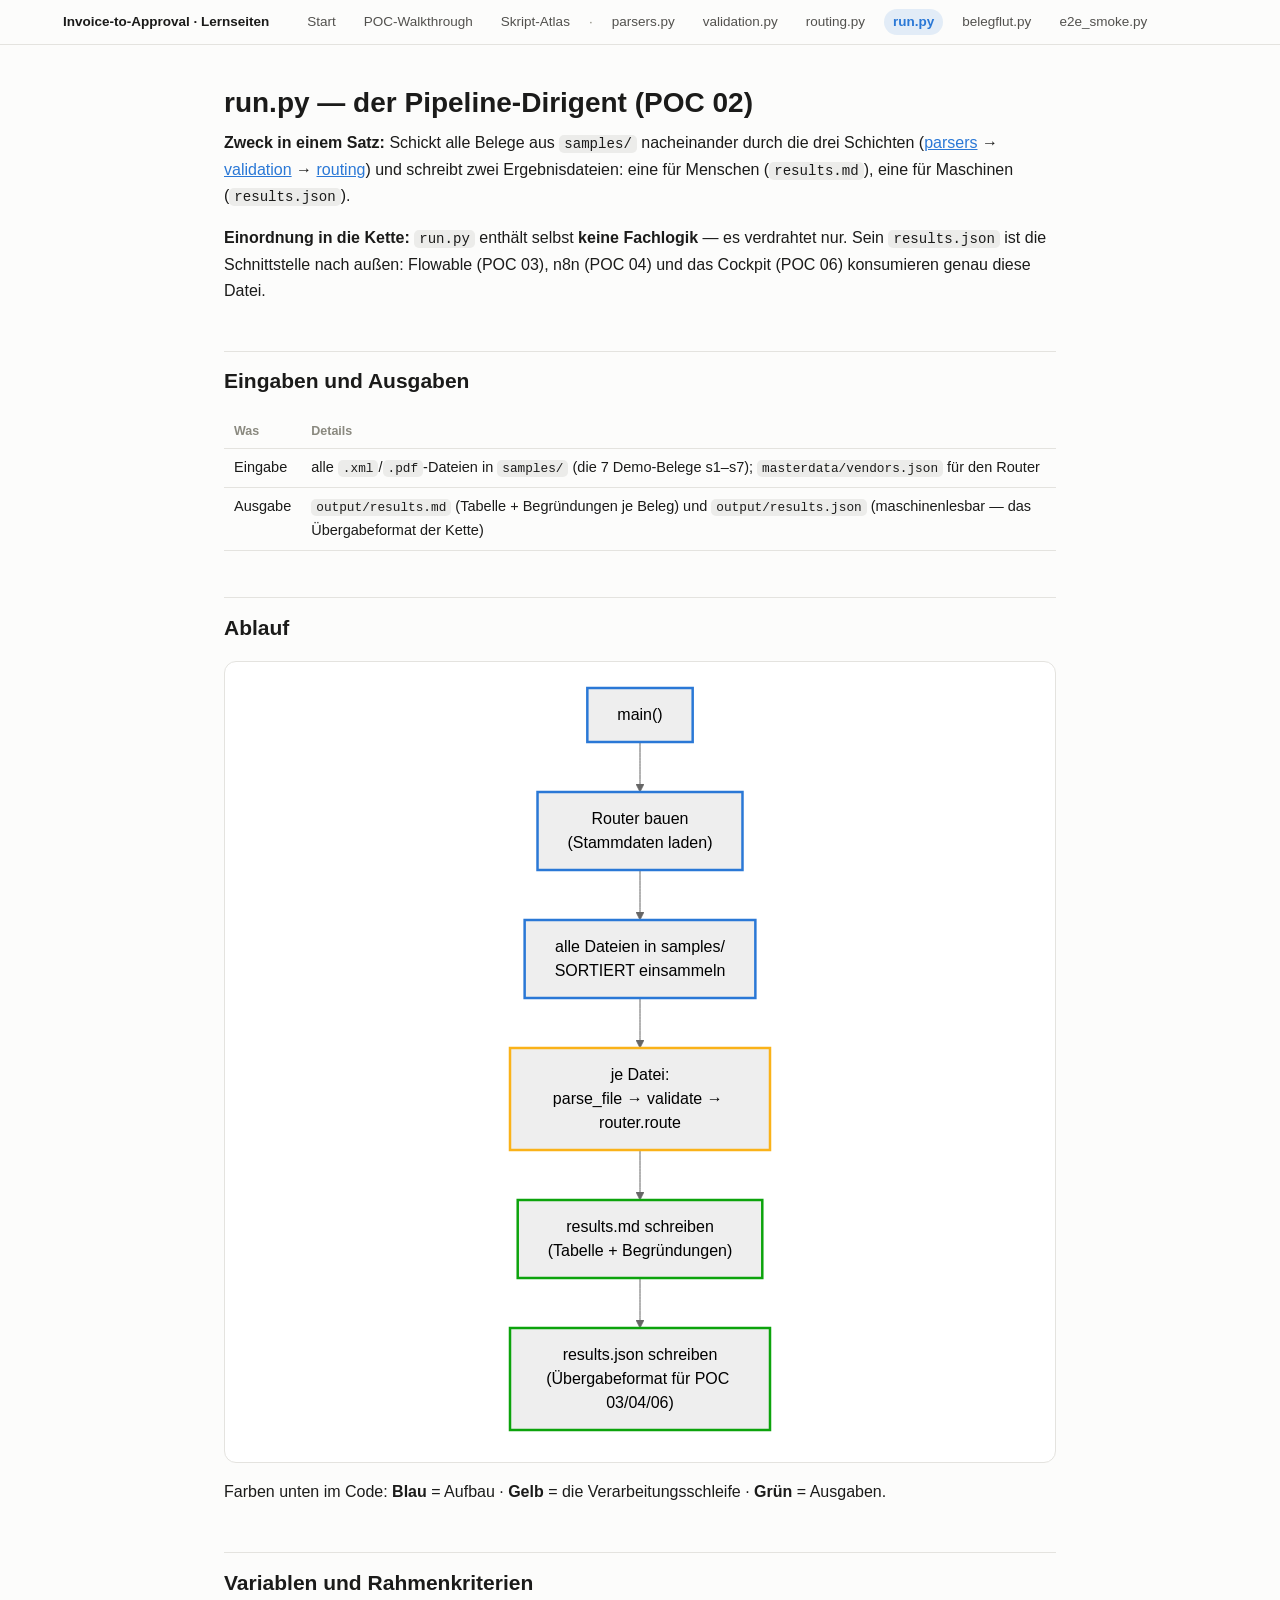
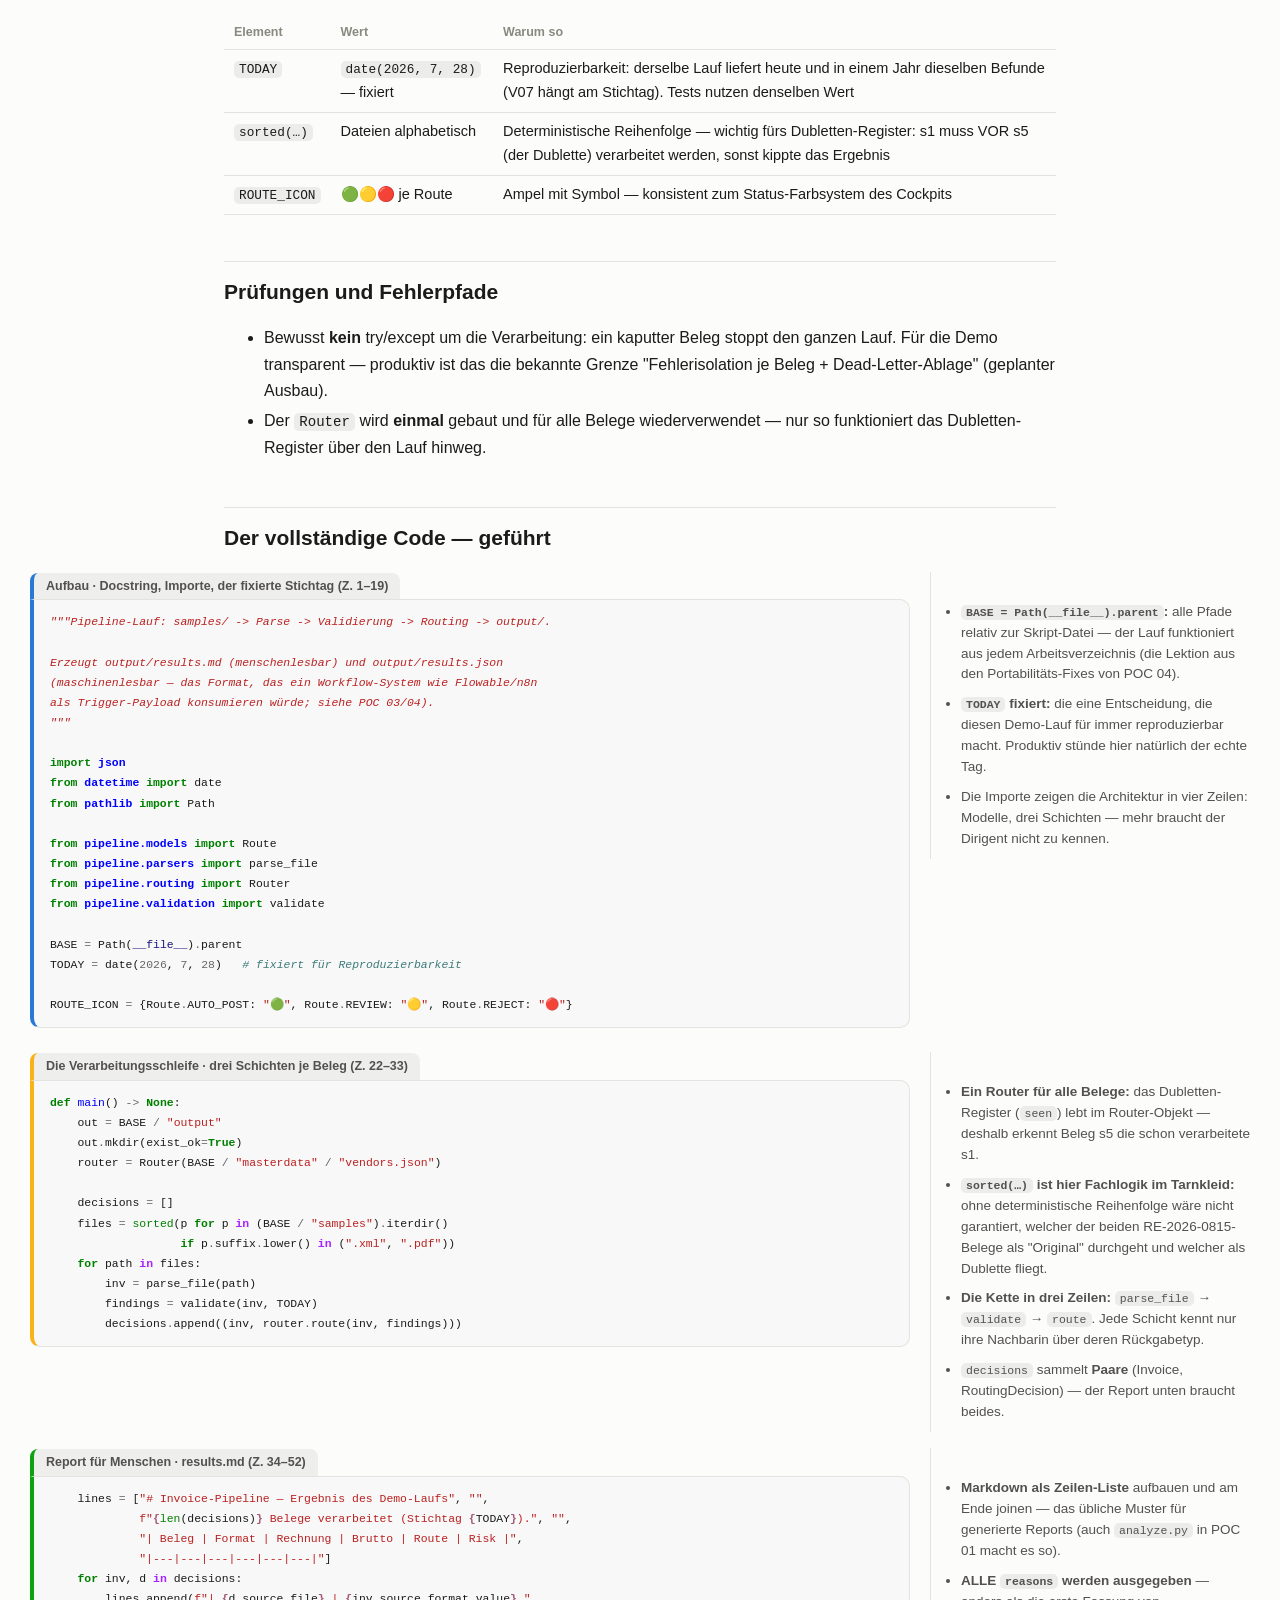
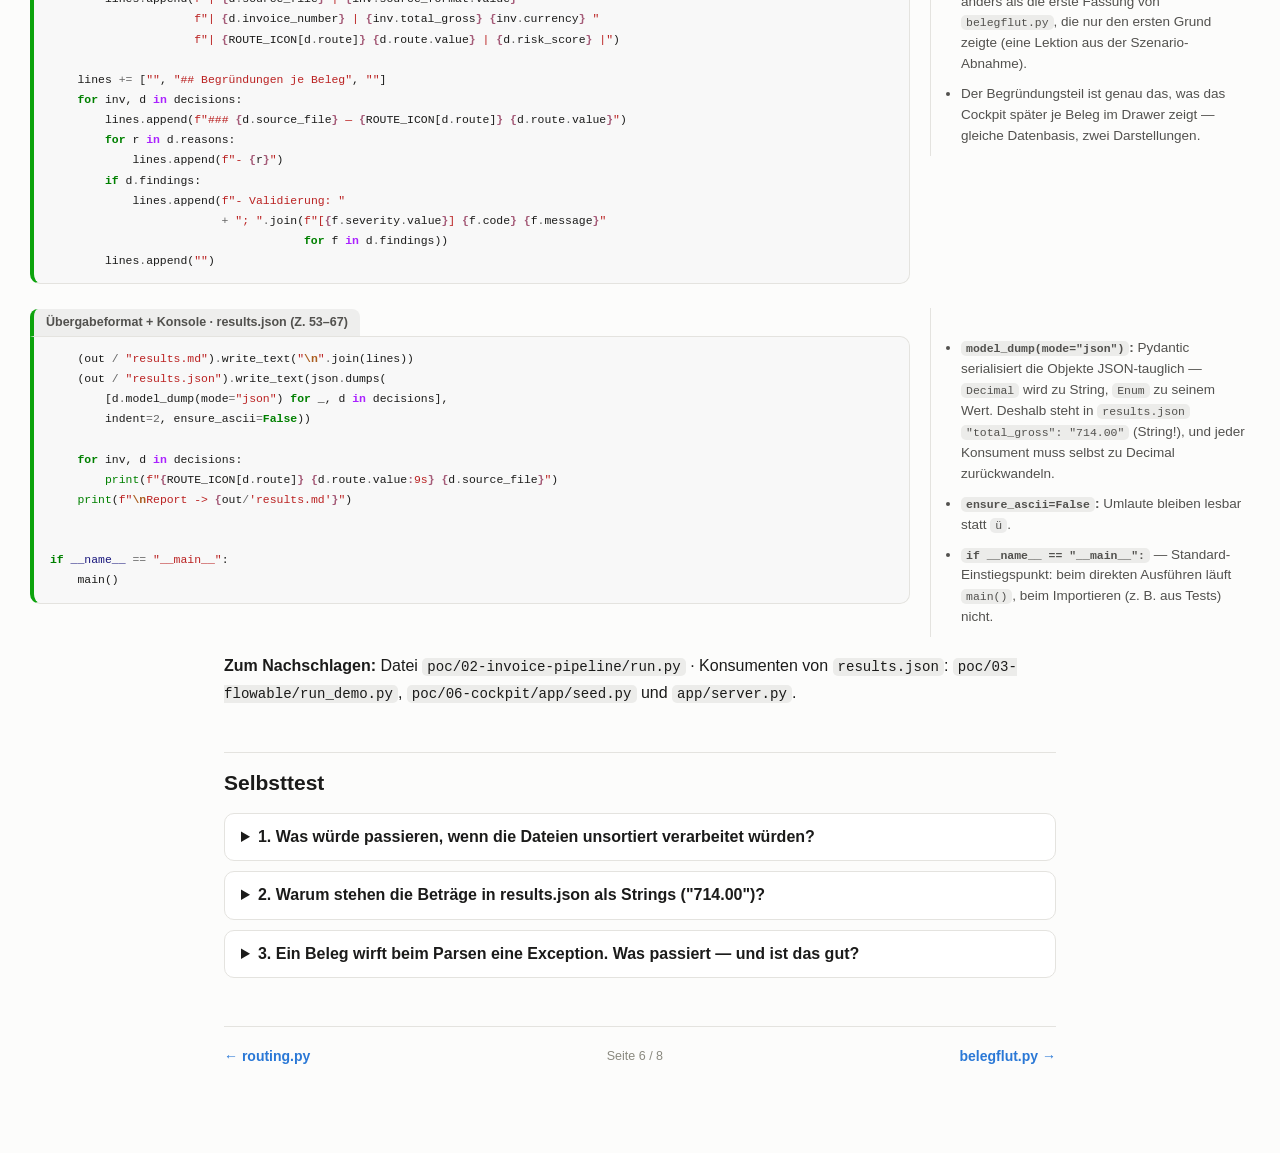
<file: docs/atlas-run.html>
<!doctype html>
<html lang="de">
<head>
<meta charset="utf-8">
<meta name="viewport" content="width=device-width, initial-scale=1">
<title>run.py — der Pipeline-Dirigent (POC 02)</title>
<meta property="og:title" content="run.py — der Pipeline-Dirigent (POC 02)">
<meta property="og:description" content="Invoice-to-Approval: sechs verzahnte POCs für Rechnungsautomatisierung (Process Mining, E-Rechnung, BPMN/DMN, n8n, LLM mit Human-in-the-Loop), als selbst-erklärendes Lern-Portal.">
<meta property="og:type" content="website">
<meta property="og:url" content="https://janrummel.github.io/invoice-to-approval/atlas-run.html">
<meta property="og:image" content="https://janrummel.github.io/invoice-to-approval/og-image.png">
<meta name="twitter:card" content="summary_large_image">
<link rel="icon" href="data:image/svg+xml,<svg xmlns=%22http://www.w3.org/2000/svg%22 viewBox=%220 0 100 100%22><text y=%22.9em%22 font-size=%2290%22>🧾</text></svg>">
<style>
  :root {
    color-scheme: light dark;
    --surface: #fcfcfb; --card: #ffffff; --line: #e4e3df;
    --ink: #1b1b1a; --ink-2: #52514e; --ink-3: #8a897f; --accent: #2a78d6;
  }
  @media (prefers-color-scheme: dark) {
    :root { --surface: #1a1a19; --card: #232322; --line: #3a3936;
             --ink: #f2f1ec; --ink-2: #c3c2b7; --ink-3: #8a897f; --accent: #3987e5; }
  }
  * { box-sizing: border-box; }
  body { margin: 0; background: var(--surface); color: var(--ink);
         font: 16px/1.65 -apple-system, "Segoe UI", Roboto, sans-serif; }
  .topnav { position: sticky; top: 0; z-index: 10; background: var(--surface);
    border-bottom: 1px solid var(--line); font-size: 13.5px; }
  .topnav .inner { max-width: 1220px; margin: 0 auto; padding: 9px 24px;
    display: flex; gap: 4px 10px; flex-wrap: wrap; align-items: center; }
  .topnav .brand { font-weight: 650; color: var(--ink); margin-right: 10px;
    text-decoration: none; }
  .topnav .brand:hover { color: var(--accent); background: transparent; }
  .topnav a { color: var(--ink-2); text-decoration: none; padding: 2px 9px;
    border-radius: 999px; }
  .topnav a:hover { background: color-mix(in oklab, var(--ink) 6%, transparent); }
  .topnav a.active { color: var(--accent); font-weight: 650;
    background: color-mix(in oklab, var(--accent) 12%, transparent); }
  .topnav .sep { color: var(--ink-3); }
  main { max-width: 880px; margin: 0 auto; padding: 40px 24px 80px; }
  h1 { font-size: 28px; line-height: 1.25; margin: 0 0 10px; }
  h2 { font-size: 21px; margin: 2.2em 0 .6em; padding-top: .6em;
        border-top: 1px solid var(--line); }
  h1 + p, h2 + p { margin-top: 0; }
  strong { font-weight: 650; }
  hr { border: 0; border-top: 1px solid var(--line); margin: 2em 0; }
  a { color: var(--accent); }
  code { font-family: ui-monospace, "SF Mono", Menlo, monospace; font-size: .88em;
         background: color-mix(in oklab, var(--ink) 7%, transparent);
         padding: 1px 5px; border-radius: 5px; }
  table { border-collapse: collapse; width: 100%; margin: 1em 0; font-size: 14.5px; }
  th { text-align: left; color: var(--ink-3); font-weight: 550; font-size: 12.5px; }
  th, td { padding: 7px 10px; border-bottom: 1px solid var(--line); vertical-align: top; }
  pre.mermaid { background: var(--card); border: 1px solid var(--line);
    border-radius: 12px; padding: 18px; text-align: center; overflow-x: auto; }
  pre.mermaid svg { max-width: none; } /* nicht herunterskalieren — Schrift bleibt lesbar */
  /* Syntax-Highlighting (Pygments) — hell/dunkel getrennt */
  pre { line-height: 125%; }
td.linenos .normal { color: inherit; background-color: transparent; padding-left: 5px; padding-right: 5px; }
span.linenos { color: inherit; background-color: transparent; padding-left: 5px; padding-right: 5px; }
td.linenos .special { color: #000000; background-color: #ffffc0; padding-left: 5px; padding-right: 5px; }
span.linenos.special { color: #000000; background-color: #ffffc0; padding-left: 5px; padding-right: 5px; }
.codehilite .hll { background-color: #ffffcc }
.codehilite { background: #f8f8f8; }
.codehilite .c { color: #3D7B7B; font-style: italic } /* Comment */
.codehilite .err { border: 1px solid #F00 } /* Error */
.codehilite .k { color: #008000; font-weight: bold } /* Keyword */
.codehilite .o { color: #666 } /* Operator */
.codehilite .ch { color: #3D7B7B; font-style: italic } /* Comment.Hashbang */
.codehilite .cm { color: #3D7B7B; font-style: italic } /* Comment.Multiline */
.codehilite .cp { color: #9C6500 } /* Comment.Preproc */
.codehilite .cpf { color: #3D7B7B; font-style: italic } /* Comment.PreprocFile */
.codehilite .c1 { color: #3D7B7B; font-style: italic } /* Comment.Single */
.codehilite .cs { color: #3D7B7B; font-style: italic } /* Comment.Special */
.codehilite .gd { color: #A00000 } /* Generic.Deleted */
.codehilite .ge { font-style: italic } /* Generic.Emph */
.codehilite .ges { font-weight: bold; font-style: italic } /* Generic.EmphStrong */
.codehilite .gr { color: #E40000 } /* Generic.Error */
.codehilite .gh { color: #000080; font-weight: bold } /* Generic.Heading */
.codehilite .gi { color: #008400 } /* Generic.Inserted */
.codehilite .go { color: #717171 } /* Generic.Output */
.codehilite .gp { color: #000080; font-weight: bold } /* Generic.Prompt */
.codehilite .gs { font-weight: bold } /* Generic.Strong */
.codehilite .gu { color: #800080; font-weight: bold } /* Generic.Subheading */
.codehilite .gt { color: #04D } /* Generic.Traceback */
.codehilite .kc { color: #008000; font-weight: bold } /* Keyword.Constant */
.codehilite .kd { color: #008000; font-weight: bold } /* Keyword.Declaration */
.codehilite .kn { color: #008000; font-weight: bold } /* Keyword.Namespace */
.codehilite .kp { color: #008000 } /* Keyword.Pseudo */
.codehilite .kr { color: #008000; font-weight: bold } /* Keyword.Reserved */
.codehilite .kt { color: #B00040 } /* Keyword.Type */
.codehilite .m { color: #666 } /* Literal.Number */
.codehilite .s { color: #BA2121 } /* Literal.String */
.codehilite .na { color: #687822 } /* Name.Attribute */
.codehilite .nb { color: #008000 } /* Name.Builtin */
.codehilite .nc { color: #00F; font-weight: bold } /* Name.Class */
.codehilite .no { color: #800 } /* Name.Constant */
.codehilite .nd { color: #A2F } /* Name.Decorator */
.codehilite .ni { color: #717171; font-weight: bold } /* Name.Entity */
.codehilite .ne { color: #CB3F38; font-weight: bold } /* Name.Exception */
.codehilite .nf { color: #00F } /* Name.Function */
.codehilite .nl { color: #767600 } /* Name.Label */
.codehilite .nn { color: #00F; font-weight: bold } /* Name.Namespace */
.codehilite .nt { color: #008000; font-weight: bold } /* Name.Tag */
.codehilite .nv { color: #19177C } /* Name.Variable */
.codehilite .ow { color: #A2F; font-weight: bold } /* Operator.Word */
.codehilite .w { color: #BBB } /* Text.Whitespace */
.codehilite .mb { color: #666 } /* Literal.Number.Bin */
.codehilite .mf { color: #666 } /* Literal.Number.Float */
.codehilite .mh { color: #666 } /* Literal.Number.Hex */
.codehilite .mi { color: #666 } /* Literal.Number.Integer */
.codehilite .mo { color: #666 } /* Literal.Number.Oct */
.codehilite .sa { color: #BA2121 } /* Literal.String.Affix */
.codehilite .sb { color: #BA2121 } /* Literal.String.Backtick */
.codehilite .sc { color: #BA2121 } /* Literal.String.Char */
.codehilite .dl { color: #BA2121 } /* Literal.String.Delimiter */
.codehilite .sd { color: #BA2121; font-style: italic } /* Literal.String.Doc */
.codehilite .s2 { color: #BA2121 } /* Literal.String.Double */
.codehilite .se { color: #AA5D1F; font-weight: bold } /* Literal.String.Escape */
.codehilite .sh { color: #BA2121 } /* Literal.String.Heredoc */
.codehilite .si { color: #A45A77; font-weight: bold } /* Literal.String.Interpol */
.codehilite .sx { color: #008000 } /* Literal.String.Other */
.codehilite .sr { color: #A45A77 } /* Literal.String.Regex */
.codehilite .s1 { color: #BA2121 } /* Literal.String.Single */
.codehilite .ss { color: #19177C } /* Literal.String.Symbol */
.codehilite .bp { color: #008000 } /* Name.Builtin.Pseudo */
.codehilite .fm { color: #00F } /* Name.Function.Magic */
.codehilite .vc { color: #19177C } /* Name.Variable.Class */
.codehilite .vg { color: #19177C } /* Name.Variable.Global */
.codehilite .vi { color: #19177C } /* Name.Variable.Instance */
.codehilite .vm { color: #19177C } /* Name.Variable.Magic */
.codehilite .il { color: #666 } /* Literal.Number.Integer.Long */
  @media (prefers-color-scheme: dark) { pre { line-height: 125%; }
td.linenos .normal { color: inherit; background-color: transparent; padding-left: 5px; padding-right: 5px; }
span.linenos { color: inherit; background-color: transparent; padding-left: 5px; padding-right: 5px; }
td.linenos .special { color: #000000; background-color: #ffffc0; padding-left: 5px; padding-right: 5px; }
span.linenos.special { color: #000000; background-color: #ffffc0; padding-left: 5px; padding-right: 5px; }
.codehilite .hll { background-color: #49483e }
.codehilite { background: #272822; color: #F8F8F2 }
.codehilite .c { color: #959077 } /* Comment */
.codehilite .err { color: #ED007E; background-color: #1E0010 } /* Error */
.codehilite .esc { color: #F8F8F2 } /* Escape */
.codehilite .g { color: #F8F8F2 } /* Generic */
.codehilite .k { color: #66D9EF } /* Keyword */
.codehilite .l { color: #AE81FF } /* Literal */
.codehilite .n { color: #F8F8F2 } /* Name */
.codehilite .o { color: #FF4689 } /* Operator */
.codehilite .x { color: #F8F8F2 } /* Other */
.codehilite .p { color: #F8F8F2 } /* Punctuation */
.codehilite .ch { color: #959077 } /* Comment.Hashbang */
.codehilite .cm { color: #959077 } /* Comment.Multiline */
.codehilite .cp { color: #959077 } /* Comment.Preproc */
.codehilite .cpf { color: #959077 } /* Comment.PreprocFile */
.codehilite .c1 { color: #959077 } /* Comment.Single */
.codehilite .cs { color: #959077 } /* Comment.Special */
.codehilite .gd { color: #FF4689 } /* Generic.Deleted */
.codehilite .ge { color: #F8F8F2; font-style: italic } /* Generic.Emph */
.codehilite .ges { color: #F8F8F2; font-weight: bold; font-style: italic } /* Generic.EmphStrong */
.codehilite .gr { color: #F8F8F2 } /* Generic.Error */
.codehilite .gh { color: #F8F8F2 } /* Generic.Heading */
.codehilite .gi { color: #A6E22E } /* Generic.Inserted */
.codehilite .go { color: #66D9EF } /* Generic.Output */
.codehilite .gp { color: #FF4689; font-weight: bold } /* Generic.Prompt */
.codehilite .gs { color: #F8F8F2; font-weight: bold } /* Generic.Strong */
.codehilite .gu { color: #959077 } /* Generic.Subheading */
.codehilite .gt { color: #F8F8F2 } /* Generic.Traceback */
.codehilite .kc { color: #66D9EF } /* Keyword.Constant */
.codehilite .kd { color: #66D9EF } /* Keyword.Declaration */
.codehilite .kn { color: #FF4689 } /* Keyword.Namespace */
.codehilite .kp { color: #66D9EF } /* Keyword.Pseudo */
.codehilite .kr { color: #66D9EF } /* Keyword.Reserved */
.codehilite .kt { color: #66D9EF } /* Keyword.Type */
.codehilite .ld { color: #E6DB74 } /* Literal.Date */
.codehilite .m { color: #AE81FF } /* Literal.Number */
.codehilite .s { color: #E6DB74 } /* Literal.String */
.codehilite .na { color: #A6E22E } /* Name.Attribute */
.codehilite .nb { color: #F8F8F2 } /* Name.Builtin */
.codehilite .nc { color: #A6E22E } /* Name.Class */
.codehilite .no { color: #66D9EF } /* Name.Constant */
.codehilite .nd { color: #A6E22E } /* Name.Decorator */
.codehilite .ni { color: #F8F8F2 } /* Name.Entity */
.codehilite .ne { color: #A6E22E } /* Name.Exception */
.codehilite .nf { color: #A6E22E } /* Name.Function */
.codehilite .nl { color: #F8F8F2 } /* Name.Label */
.codehilite .nn { color: #F8F8F2 } /* Name.Namespace */
.codehilite .nx { color: #A6E22E } /* Name.Other */
.codehilite .py { color: #F8F8F2 } /* Name.Property */
.codehilite .nt { color: #FF4689 } /* Name.Tag */
.codehilite .nv { color: #F8F8F2 } /* Name.Variable */
.codehilite .ow { color: #FF4689 } /* Operator.Word */
.codehilite .pm { color: #F8F8F2 } /* Punctuation.Marker */
.codehilite .w { color: #F8F8F2 } /* Text.Whitespace */
.codehilite .mb { color: #AE81FF } /* Literal.Number.Bin */
.codehilite .mf { color: #AE81FF } /* Literal.Number.Float */
.codehilite .mh { color: #AE81FF } /* Literal.Number.Hex */
.codehilite .mi { color: #AE81FF } /* Literal.Number.Integer */
.codehilite .mo { color: #AE81FF } /* Literal.Number.Oct */
.codehilite .sa { color: #E6DB74 } /* Literal.String.Affix */
.codehilite .sb { color: #E6DB74 } /* Literal.String.Backtick */
.codehilite .sc { color: #E6DB74 } /* Literal.String.Char */
.codehilite .dl { color: #E6DB74 } /* Literal.String.Delimiter */
.codehilite .sd { color: #E6DB74 } /* Literal.String.Doc */
.codehilite .s2 { color: #E6DB74 } /* Literal.String.Double */
.codehilite .se { color: #AE81FF } /* Literal.String.Escape */
.codehilite .sh { color: #E6DB74 } /* Literal.String.Heredoc */
.codehilite .si { color: #E6DB74 } /* Literal.String.Interpol */
.codehilite .sx { color: #E6DB74 } /* Literal.String.Other */
.codehilite .sr { color: #E6DB74 } /* Literal.String.Regex */
.codehilite .s1 { color: #E6DB74 } /* Literal.String.Single */
.codehilite .ss { color: #E6DB74 } /* Literal.String.Symbol */
.codehilite .bp { color: #F8F8F2 } /* Name.Builtin.Pseudo */
.codehilite .fm { color: #A6E22E } /* Name.Function.Magic */
.codehilite .vc { color: #F8F8F2 } /* Name.Variable.Class */
.codehilite .vg { color: #F8F8F2 } /* Name.Variable.Global */
.codehilite .vi { color: #F8F8F2 } /* Name.Variable.Instance */
.codehilite .vm { color: #F8F8F2 } /* Name.Variable.Magic */
.codehilite .il { color: #AE81FF } /* Literal.Number.Integer.Long */ }
  .codehilite { border: 1px solid var(--line); border-radius: 10px;
    overflow-x: auto; margin: 0 0 8px; }
  .codehilite pre { margin: 0; padding: 12px 16px;
    font: 13px/1.55 ui-monospace, "SF Mono", Menlo, monospace; }
  .codehilite code { background: transparent; padding: 0; } /* Inline-code-Stil neutralisieren */
  /* Farb-Labels: verbinden Code-Abschnitte mit den Diagramm-Blöcken */
  .codeblock-label { display: inline-block; font-size: 12.5px; font-weight: 600;
    padding: 3px 12px; margin: 16px 0 0; border-radius: 8px 8px 0 0;
    background: color-mix(in oklab, var(--ink) 6%, transparent);
    color: var(--ink-2); border-left: 4px solid var(--ink-3); }
  .codeblock-label + .codehilite { border-top-left-radius: 0; }
  .codeblock-label[data-tone="blau"] { border-left-color: #2a78d6; }
  .codeblock-label[data-tone="rot"] { border-left-color: #d03b3b; }
  .codeblock-label[data-tone="gelb"] { border-left-color: #fab219; }
  .codeblock-label[data-tone="gruen"] { border-left-color: #0ca30c; }
  .codeblock-label[data-tone="blau"] + .codehilite { border-left: 4px solid #2a78d6; }
  .codeblock-label[data-tone="rot"] + .codehilite { border-left: 4px solid #d03b3b; }
  .codeblock-label[data-tone="gelb"] + .codehilite { border-left: 4px solid #fab219; }
  .codeblock-label[data-tone="gruen"] + .codehilite { border-left: 4px solid #0ca30c; }
  /* Zweispaltige Code-Ansicht: Code links, Erklärnotizen rechts daneben.
     Bricht aus der Textspalte aus (breiter als main), damit der Code Platz hat. */
  .code-row { display: grid; grid-template-columns: minmax(0, 1fr) 320px;
    gap: 0 20px; align-items: start; margin: 16px 0 8px;
    width: min(1220px, calc(100vw - 48px));
    position: relative; left: 50%; transform: translateX(-50%); }
  .code-row .codeblock-label { margin-top: 0; }
  .code-notes { font-size: 13.5px; color: var(--ink-2); line-height: 1.55;
    padding: 30px 0 0 14px; border-left: 1px solid var(--line); }
  .code-notes ul { margin: 0; padding-left: 16px; }
  .code-notes li { margin: 0 0 9px; }
  .code-notes code { font-size: .85em; }
  @media (max-width: 1000px) {
    .code-row { grid-template-columns: 1fr; width: auto; left: 0; transform: none; }
    .code-notes { padding: 6px 0 0; border-left: 0; }
  }
  details { background: var(--card); border: 1px solid var(--line);
    border-radius: 10px; padding: 10px 16px; margin: 10px 0; }
  details summary { cursor: pointer; font-weight: 550; }
  details[open] summary { margin-bottom: 6px; color: var(--accent); }
  blockquote { border-left: 3px solid var(--accent); margin: 1em 0;
    padding: 2px 0 2px 14px; color: var(--ink-2); }
  li { margin: .25em 0; }
  .pagenav { display: flex; justify-content: space-between; align-items: center;
    gap: 12px; margin-top: 48px; padding-top: 18px;
    border-top: 1px solid var(--line); font-size: 14px; }
  .pagenav a { color: var(--accent); text-decoration: none; font-weight: 600; }
  .pagenav .pos { color: var(--ink-3); font-size: 12.5px; }
  @media print {
    body { background: #fff; color: #000; font-size: 12px; }
    .topnav { display: none; }
    .code-row { width: auto; left: 0; transform: none; }
    details { break-inside: avoid; } details:not([open]) summary ~ * { display: block; }
    pre.mermaid { break-inside: avoid; border: 1px solid #ccc; }
    h2 { break-after: avoid; }
  }
</style>
</head>
<body>
<nav class="topnav"><div class="inner"><a class="brand" href="index.html">Invoice-to-Approval · Lernseiten</a><a href="index.html">Start</a><a href="poc-walkthrough.html">POC-Walkthrough</a><a href="skript-atlas.html">Skript-Atlas</a><span class="sep" aria-hidden="true">·</span><a href="atlas-parsers.html">parsers.py</a><a href="atlas-validation.html">validation.py</a><a href="atlas-routing.html">routing.py</a><a href="atlas-run.html" class="active">run.py</a><a href="atlas-belegflut.html">belegflut.py</a><a href="atlas-e2e-smoke.html">e2e_smoke.py</a></div></nav>
<main>
<h1>run.py — der Pipeline-Dirigent (POC 02)</h1>
<p><strong>Zweck in einem Satz:</strong> Schickt alle Belege aus <code>samples/</code> nacheinander durch
die drei Schichten (<a href="atlas-parsers.html">parsers</a> → <a href="atlas-validation.html">validation</a>
→ <a href="atlas-routing.html">routing</a>) und schreibt zwei Ergebnisdateien: eine für
Menschen (<code>results.md</code>), eine für Maschinen (<code>results.json</code>).</p>
<p><strong>Einordnung in die Kette:</strong> <code>run.py</code> enthält selbst <strong>keine Fachlogik</strong> — es
verdrahtet nur. Sein <code>results.json</code> ist die Schnittstelle nach außen: Flowable
(POC 03), n8n (POC 04) und das Cockpit (POC 06) konsumieren genau diese Datei.</p>
<h2>Eingaben und Ausgaben</h2>
<table>
<thead>
<tr>
<th>Was</th>
<th>Details</th>
</tr>
</thead>
<tbody>
<tr>
<td>Eingabe</td>
<td>alle <code>.xml</code>/<code>.pdf</code>-Dateien in <code>samples/</code> (die 7 Demo-Belege s1–s7); <code>masterdata/vendors.json</code> für den Router</td>
</tr>
<tr>
<td>Ausgabe</td>
<td><code>output/results.md</code> (Tabelle + Begründungen je Beleg) und <code>output/results.json</code> (maschinenlesbar — das Übergabeformat der Kette)</td>
</tr>
</tbody>
</table>
<h2>Ablauf</h2>
<pre class="mermaid">flowchart TD
    A["main()"] --> B["Router bauen<br/>(Stammdaten laden)"]
    B --> C["alle Dateien in samples/<br/>SORTIERT einsammeln"]
    C --> D["je Datei:<br/>parse_file → validate → router.route"]
    D --> E["results.md schreiben<br/>(Tabelle + Begründungen)"]
    E --> F["results.json schreiben<br/>(Übergabeformat für POC 03/04/06)"]
    classDef setup stroke:#2a78d6,stroke-width:2.5px
    classDef arbeit stroke:#fab219,stroke-width:2.5px
    classDef out stroke:#0ca30c,stroke-width:2.5px
    class A,B,C setup
    class D arbeit
    class E,F out
</pre>
<p>Farben unten im Code: <strong>Blau</strong> = Aufbau · <strong>Gelb</strong> = die Verarbeitungsschleife ·
<strong>Grün</strong> = Ausgaben.</p>
<h2>Variablen und Rahmenkriterien</h2>
<table>
<thead>
<tr>
<th>Element</th>
<th>Wert</th>
<th>Warum so</th>
</tr>
</thead>
<tbody>
<tr>
<td><code>TODAY</code></td>
<td><code>date(2026, 7, 28)</code> — fixiert</td>
<td>Reproduzierbarkeit: derselbe Lauf liefert heute und in einem Jahr dieselben Befunde (V07 hängt am Stichtag). Tests nutzen denselben Wert</td>
</tr>
<tr>
<td><code>sorted(…)</code></td>
<td>Dateien alphabetisch</td>
<td>Deterministische Reihenfolge — wichtig fürs Dubletten-Register: s1 muss VOR s5 (der Dublette) verarbeitet werden, sonst kippte das Ergebnis</td>
</tr>
<tr>
<td><code>ROUTE_ICON</code></td>
<td>🟢🟡🔴 je Route</td>
<td>Ampel mit Symbol — konsistent zum Status-Farbsystem des Cockpits</td>
</tr>
</tbody>
</table>
<h2>Prüfungen und Fehlerpfade</h2>
<ul>
<li>Bewusst <strong>kein</strong> try/except um die Verarbeitung: ein kaputter Beleg stoppt
  den ganzen Lauf. Für die Demo transparent — produktiv ist das die bekannte
  Grenze "Fehlerisolation je Beleg + Dead-Letter-Ablage" (geplanter Ausbau).</li>
<li>Der <code>Router</code> wird <strong>einmal</strong> gebaut und für alle Belege wiederverwendet —
  nur so funktioniert das Dubletten-Register über den Lauf hinweg.</li>
</ul>
<h2>Der vollständige Code — geführt</h2>
<div class="code-row">
<div class="code-col">
<div class="codeblock-label" data-tone="blau">Aufbau · Docstring, Importe, der fixierte Stichtag (Z. 1–19)</div>
<div class="codehilite"><pre><span></span><code><span class="sd">&quot;&quot;&quot;Pipeline-Lauf: samples/ -&gt; Parse -&gt; Validierung -&gt; Routing -&gt; output/.</span>

<span class="sd">Erzeugt output/results.md (menschenlesbar) und output/results.json</span>
<span class="sd">(maschinenlesbar — das Format, das ein Workflow-System wie Flowable/n8n</span>
<span class="sd">als Trigger-Payload konsumieren würde; siehe POC 03/04).</span>
<span class="sd">&quot;&quot;&quot;</span>

<span class="kn">import</span><span class="w"> </span><span class="nn">json</span>
<span class="kn">from</span><span class="w"> </span><span class="nn">datetime</span><span class="w"> </span><span class="kn">import</span> <span class="n">date</span>
<span class="kn">from</span><span class="w"> </span><span class="nn">pathlib</span><span class="w"> </span><span class="kn">import</span> <span class="n">Path</span>

<span class="kn">from</span><span class="w"> </span><span class="nn">pipeline.models</span><span class="w"> </span><span class="kn">import</span> <span class="n">Route</span>
<span class="kn">from</span><span class="w"> </span><span class="nn">pipeline.parsers</span><span class="w"> </span><span class="kn">import</span> <span class="n">parse_file</span>
<span class="kn">from</span><span class="w"> </span><span class="nn">pipeline.routing</span><span class="w"> </span><span class="kn">import</span> <span class="n">Router</span>
<span class="kn">from</span><span class="w"> </span><span class="nn">pipeline.validation</span><span class="w"> </span><span class="kn">import</span> <span class="n">validate</span>

<span class="n">BASE</span> <span class="o">=</span> <span class="n">Path</span><span class="p">(</span><span class="vm">__file__</span><span class="p">)</span><span class="o">.</span><span class="n">parent</span>
<span class="n">TODAY</span> <span class="o">=</span> <span class="n">date</span><span class="p">(</span><span class="mi">2026</span><span class="p">,</span> <span class="mi">7</span><span class="p">,</span> <span class="mi">28</span><span class="p">)</span>   <span class="c1"># fixiert für Reproduzierbarkeit</span>

<span class="n">ROUTE_ICON</span> <span class="o">=</span> <span class="p">{</span><span class="n">Route</span><span class="o">.</span><span class="n">AUTO_POST</span><span class="p">:</span> <span class="s2">&quot;🟢&quot;</span><span class="p">,</span> <span class="n">Route</span><span class="o">.</span><span class="n">REVIEW</span><span class="p">:</span> <span class="s2">&quot;🟡&quot;</span><span class="p">,</span> <span class="n">Route</span><span class="o">.</span><span class="n">REJECT</span><span class="p">:</span> <span class="s2">&quot;🔴&quot;</span><span class="p">}</span>
</code></pre></div>

</div>
<aside class="code-notes">
<ul>
<li><strong><code>BASE = Path(__file__).parent</code>:</strong> alle Pfade relativ zur Skript-Datei —
  der Lauf funktioniert aus jedem Arbeitsverzeichnis (die Lektion aus den
  Portabilitäts-Fixes von POC 04).</li>
<li><strong><code>TODAY</code> fixiert:</strong> die eine Entscheidung, die diesen Demo-Lauf für immer
  reproduzierbar macht. Produktiv stünde hier natürlich der echte Tag.</li>
<li>Die Importe zeigen die Architektur in vier Zeilen: Modelle, drei
  Schichten — mehr braucht der Dirigent nicht zu kennen.</li>
</ul>
</aside>
</div>
<div class="code-row">
<div class="code-col">
<div class="codeblock-label" data-tone="gelb">Die Verarbeitungsschleife · drei Schichten je Beleg (Z. 22–33)</div>
<div class="codehilite"><pre><span></span><code><span class="k">def</span><span class="w"> </span><span class="nf">main</span><span class="p">()</span> <span class="o">-&gt;</span> <span class="kc">None</span><span class="p">:</span>
    <span class="n">out</span> <span class="o">=</span> <span class="n">BASE</span> <span class="o">/</span> <span class="s2">&quot;output&quot;</span>
    <span class="n">out</span><span class="o">.</span><span class="n">mkdir</span><span class="p">(</span><span class="n">exist_ok</span><span class="o">=</span><span class="kc">True</span><span class="p">)</span>
    <span class="n">router</span> <span class="o">=</span> <span class="n">Router</span><span class="p">(</span><span class="n">BASE</span> <span class="o">/</span> <span class="s2">&quot;masterdata&quot;</span> <span class="o">/</span> <span class="s2">&quot;vendors.json&quot;</span><span class="p">)</span>

    <span class="n">decisions</span> <span class="o">=</span> <span class="p">[]</span>
    <span class="n">files</span> <span class="o">=</span> <span class="nb">sorted</span><span class="p">(</span><span class="n">p</span> <span class="k">for</span> <span class="n">p</span> <span class="ow">in</span> <span class="p">(</span><span class="n">BASE</span> <span class="o">/</span> <span class="s2">&quot;samples&quot;</span><span class="p">)</span><span class="o">.</span><span class="n">iterdir</span><span class="p">()</span>
                   <span class="k">if</span> <span class="n">p</span><span class="o">.</span><span class="n">suffix</span><span class="o">.</span><span class="n">lower</span><span class="p">()</span> <span class="ow">in</span> <span class="p">(</span><span class="s2">&quot;.xml&quot;</span><span class="p">,</span> <span class="s2">&quot;.pdf&quot;</span><span class="p">))</span>
    <span class="k">for</span> <span class="n">path</span> <span class="ow">in</span> <span class="n">files</span><span class="p">:</span>
        <span class="n">inv</span> <span class="o">=</span> <span class="n">parse_file</span><span class="p">(</span><span class="n">path</span><span class="p">)</span>
        <span class="n">findings</span> <span class="o">=</span> <span class="n">validate</span><span class="p">(</span><span class="n">inv</span><span class="p">,</span> <span class="n">TODAY</span><span class="p">)</span>
        <span class="n">decisions</span><span class="o">.</span><span class="n">append</span><span class="p">((</span><span class="n">inv</span><span class="p">,</span> <span class="n">router</span><span class="o">.</span><span class="n">route</span><span class="p">(</span><span class="n">inv</span><span class="p">,</span> <span class="n">findings</span><span class="p">)))</span>
</code></pre></div>

</div>
<aside class="code-notes">
<ul>
<li><strong>Ein Router für alle Belege:</strong> das Dubletten-Register (<code>seen</code>) lebt im
  Router-Objekt — deshalb erkennt Beleg s5 die schon verarbeitete s1.</li>
<li><strong><code>sorted(…)</code> ist hier Fachlogik im Tarnkleid:</strong> ohne deterministische
  Reihenfolge wäre nicht garantiert, welcher der beiden RE-2026-0815-Belege
  als "Original" durchgeht und welcher als Dublette fliegt.</li>
<li><strong>Die Kette in drei Zeilen:</strong> <code>parse_file</code> → <code>validate</code> → <code>route</code>. Jede
  Schicht kennt nur ihre Nachbarin über deren Rückgabetyp.</li>
<li><code>decisions</code> sammelt <strong>Paare</strong> (Invoice, RoutingDecision) — der Report
  unten braucht beides.</li>
</ul>
</aside>
</div>
<div class="code-row">
<div class="code-col">
<div class="codeblock-label" data-tone="gruen">Report für Menschen · results.md (Z. 34–52)</div>
<div class="codehilite"><pre><span></span><code>    <span class="n">lines</span> <span class="o">=</span> <span class="p">[</span><span class="s2">&quot;# Invoice-Pipeline — Ergebnis des Demo-Laufs&quot;</span><span class="p">,</span> <span class="s2">&quot;&quot;</span><span class="p">,</span>
             <span class="sa">f</span><span class="s2">&quot;</span><span class="si">{</span><span class="nb">len</span><span class="p">(</span><span class="n">decisions</span><span class="p">)</span><span class="si">}</span><span class="s2"> Belege verarbeitet (Stichtag </span><span class="si">{</span><span class="n">TODAY</span><span class="si">}</span><span class="s2">).&quot;</span><span class="p">,</span> <span class="s2">&quot;&quot;</span><span class="p">,</span>
             <span class="s2">&quot;| Beleg | Format | Rechnung | Brutto | Route | Risk |&quot;</span><span class="p">,</span>
             <span class="s2">&quot;|---|---|---|---|---|---|&quot;</span><span class="p">]</span>
    <span class="k">for</span> <span class="n">inv</span><span class="p">,</span> <span class="n">d</span> <span class="ow">in</span> <span class="n">decisions</span><span class="p">:</span>
        <span class="n">lines</span><span class="o">.</span><span class="n">append</span><span class="p">(</span><span class="sa">f</span><span class="s2">&quot;| </span><span class="si">{</span><span class="n">d</span><span class="o">.</span><span class="n">source_file</span><span class="si">}</span><span class="s2"> | </span><span class="si">{</span><span class="n">inv</span><span class="o">.</span><span class="n">source_format</span><span class="o">.</span><span class="n">value</span><span class="si">}</span><span class="s2"> &quot;</span>
                     <span class="sa">f</span><span class="s2">&quot;| </span><span class="si">{</span><span class="n">d</span><span class="o">.</span><span class="n">invoice_number</span><span class="si">}</span><span class="s2"> | </span><span class="si">{</span><span class="n">inv</span><span class="o">.</span><span class="n">total_gross</span><span class="si">}</span><span class="s2"> </span><span class="si">{</span><span class="n">inv</span><span class="o">.</span><span class="n">currency</span><span class="si">}</span><span class="s2"> &quot;</span>
                     <span class="sa">f</span><span class="s2">&quot;| </span><span class="si">{</span><span class="n">ROUTE_ICON</span><span class="p">[</span><span class="n">d</span><span class="o">.</span><span class="n">route</span><span class="p">]</span><span class="si">}</span><span class="s2"> </span><span class="si">{</span><span class="n">d</span><span class="o">.</span><span class="n">route</span><span class="o">.</span><span class="n">value</span><span class="si">}</span><span class="s2"> | </span><span class="si">{</span><span class="n">d</span><span class="o">.</span><span class="n">risk_score</span><span class="si">}</span><span class="s2"> |&quot;</span><span class="p">)</span>

    <span class="n">lines</span> <span class="o">+=</span> <span class="p">[</span><span class="s2">&quot;&quot;</span><span class="p">,</span> <span class="s2">&quot;## Begründungen je Beleg&quot;</span><span class="p">,</span> <span class="s2">&quot;&quot;</span><span class="p">]</span>
    <span class="k">for</span> <span class="n">inv</span><span class="p">,</span> <span class="n">d</span> <span class="ow">in</span> <span class="n">decisions</span><span class="p">:</span>
        <span class="n">lines</span><span class="o">.</span><span class="n">append</span><span class="p">(</span><span class="sa">f</span><span class="s2">&quot;### </span><span class="si">{</span><span class="n">d</span><span class="o">.</span><span class="n">source_file</span><span class="si">}</span><span class="s2"> — </span><span class="si">{</span><span class="n">ROUTE_ICON</span><span class="p">[</span><span class="n">d</span><span class="o">.</span><span class="n">route</span><span class="p">]</span><span class="si">}</span><span class="s2"> </span><span class="si">{</span><span class="n">d</span><span class="o">.</span><span class="n">route</span><span class="o">.</span><span class="n">value</span><span class="si">}</span><span class="s2">&quot;</span><span class="p">)</span>
        <span class="k">for</span> <span class="n">r</span> <span class="ow">in</span> <span class="n">d</span><span class="o">.</span><span class="n">reasons</span><span class="p">:</span>
            <span class="n">lines</span><span class="o">.</span><span class="n">append</span><span class="p">(</span><span class="sa">f</span><span class="s2">&quot;- </span><span class="si">{</span><span class="n">r</span><span class="si">}</span><span class="s2">&quot;</span><span class="p">)</span>
        <span class="k">if</span> <span class="n">d</span><span class="o">.</span><span class="n">findings</span><span class="p">:</span>
            <span class="n">lines</span><span class="o">.</span><span class="n">append</span><span class="p">(</span><span class="sa">f</span><span class="s2">&quot;- Validierung: &quot;</span>
                         <span class="o">+</span> <span class="s2">&quot;; &quot;</span><span class="o">.</span><span class="n">join</span><span class="p">(</span><span class="sa">f</span><span class="s2">&quot;[</span><span class="si">{</span><span class="n">f</span><span class="o">.</span><span class="n">severity</span><span class="o">.</span><span class="n">value</span><span class="si">}</span><span class="s2">] </span><span class="si">{</span><span class="n">f</span><span class="o">.</span><span class="n">code</span><span class="si">}</span><span class="s2"> </span><span class="si">{</span><span class="n">f</span><span class="o">.</span><span class="n">message</span><span class="si">}</span><span class="s2">&quot;</span>
                                     <span class="k">for</span> <span class="n">f</span> <span class="ow">in</span> <span class="n">d</span><span class="o">.</span><span class="n">findings</span><span class="p">))</span>
        <span class="n">lines</span><span class="o">.</span><span class="n">append</span><span class="p">(</span><span class="s2">&quot;&quot;</span><span class="p">)</span>
</code></pre></div>

</div>
<aside class="code-notes">
<ul>
<li><strong>Markdown als Zeilen-Liste</strong> aufbauen und am Ende joinen — das übliche
  Muster für generierte Reports (auch <code>analyze.py</code> in POC 01 macht es so).</li>
<li><strong>ALLE <code>reasons</code> werden ausgegeben</strong> — anders als die erste Fassung von
  <code>belegflut.py</code>, die nur den ersten Grund zeigte (eine Lektion aus der
  Szenario-Abnahme).</li>
<li>Der Begründungsteil ist genau das, was das Cockpit später je Beleg im
  Drawer zeigt — gleiche Datenbasis, zwei Darstellungen.</li>
</ul>
</aside>
</div>
<div class="code-row">
<div class="code-col">
<div class="codeblock-label" data-tone="gruen">Übergabeformat + Konsole · results.json (Z. 53–67)</div>
<div class="codehilite"><pre><span></span><code>    <span class="p">(</span><span class="n">out</span> <span class="o">/</span> <span class="s2">&quot;results.md&quot;</span><span class="p">)</span><span class="o">.</span><span class="n">write_text</span><span class="p">(</span><span class="s2">&quot;</span><span class="se">\n</span><span class="s2">&quot;</span><span class="o">.</span><span class="n">join</span><span class="p">(</span><span class="n">lines</span><span class="p">))</span>
    <span class="p">(</span><span class="n">out</span> <span class="o">/</span> <span class="s2">&quot;results.json&quot;</span><span class="p">)</span><span class="o">.</span><span class="n">write_text</span><span class="p">(</span><span class="n">json</span><span class="o">.</span><span class="n">dumps</span><span class="p">(</span>
        <span class="p">[</span><span class="n">d</span><span class="o">.</span><span class="n">model_dump</span><span class="p">(</span><span class="n">mode</span><span class="o">=</span><span class="s2">&quot;json&quot;</span><span class="p">)</span> <span class="k">for</span> <span class="n">_</span><span class="p">,</span> <span class="n">d</span> <span class="ow">in</span> <span class="n">decisions</span><span class="p">],</span>
        <span class="n">indent</span><span class="o">=</span><span class="mi">2</span><span class="p">,</span> <span class="n">ensure_ascii</span><span class="o">=</span><span class="kc">False</span><span class="p">))</span>

    <span class="k">for</span> <span class="n">inv</span><span class="p">,</span> <span class="n">d</span> <span class="ow">in</span> <span class="n">decisions</span><span class="p">:</span>
        <span class="nb">print</span><span class="p">(</span><span class="sa">f</span><span class="s2">&quot;</span><span class="si">{</span><span class="n">ROUTE_ICON</span><span class="p">[</span><span class="n">d</span><span class="o">.</span><span class="n">route</span><span class="p">]</span><span class="si">}</span><span class="s2"> </span><span class="si">{</span><span class="n">d</span><span class="o">.</span><span class="n">route</span><span class="o">.</span><span class="n">value</span><span class="si">:</span><span class="s2">9s</span><span class="si">}</span><span class="s2"> </span><span class="si">{</span><span class="n">d</span><span class="o">.</span><span class="n">source_file</span><span class="si">}</span><span class="s2">&quot;</span><span class="p">)</span>
    <span class="nb">print</span><span class="p">(</span><span class="sa">f</span><span class="s2">&quot;</span><span class="se">\n</span><span class="s2">Report -&gt; </span><span class="si">{</span><span class="n">out</span><span class="o">/</span><span class="s1">&#39;results.md&#39;</span><span class="si">}</span><span class="s2">&quot;</span><span class="p">)</span>


<span class="k">if</span> <span class="vm">__name__</span> <span class="o">==</span> <span class="s2">&quot;__main__&quot;</span><span class="p">:</span>
    <span class="n">main</span><span class="p">()</span>
</code></pre></div>

</div>
<aside class="code-notes">
<ul>
<li><strong><code>model_dump(mode="json")</code>:</strong> Pydantic serialisiert die Objekte
  JSON-tauglich — <code>Decimal</code> wird zu String, <code>Enum</code> zu seinem Wert. Deshalb
  steht in <code>results.json</code> <code>"total_gross": "714.00"</code> (String!), und jeder
  Konsument muss selbst zu Decimal zurückwandeln.</li>
<li><strong><code>ensure_ascii=False</code>:</strong> Umlaute bleiben lesbar statt <code>ü</code>.</li>
<li><strong><code>if __name__ == "__main__":</code></strong> — Standard-Einstiegspunkt: beim direkten
  Ausführen läuft <code>main()</code>, beim Importieren (z. B. aus Tests) nicht.</li>
</ul>
</aside>
</div>
<p><strong>Zum Nachschlagen:</strong> Datei <code>poc/02-invoice-pipeline/run.py</code> · Konsumenten von
<code>results.json</code>: <code>poc/03-flowable/run_demo.py</code>, <code>poc/06-cockpit/app/seed.py</code>
und <code>app/server.py</code>.</p>
<h2>Selbsttest</h2>
<details>
<summary>1. Was würde passieren, wenn die Dateien unsortiert verarbeitet würden?</summary>
<p>Das Dubletten-Ergebnis würde vom Zufall der Dateisystem-Reihenfolge abhängen:
Käme s5 vor s1, wäre s5 das "Original" (AUTO_POST) und s1 die Dublette
(REJECT) — Tabelle, JSON und alle nachgelagerten POCs zeigten andere
Ergebnisse. <code>sorted()</code> macht den Lauf deterministisch.</p>
</details>
<details>
<summary>2. Warum stehen die Beträge in results.json als Strings ("714.00")?</summary>
<p><code>model_dump(mode="json")</code> serialisiert <code>Decimal</code> als String, weil JSON nur
Gleitkommazahlen kennt — und ein Geldbetrag als Float wäre genau der
Präzisionsfehler, den <code>Decimal</code> vermeiden soll. Konsumenten (z. B. seed.py)
wandeln explizit zurück: <code>float(d["total_gross"])</code> für die Prozessvariable.</p>
</details>
<details>
<summary>3. Ein Beleg wirft beim Parsen eine Exception. Was passiert — und ist das gut?</summary>
<p>Der ganze Lauf bricht ab (kein try/except in der Schleife). Für die Demo ist
das ehrlich-transparent; produktiv wäre es inakzeptabel — ein Giftbeleg darf
nie den Batch stoppen. Genau das ist die geplante Erweiterung "Fehlerisolation je Beleg +
Dead-Letter-Ablage".</p>
</details>
<nav class="pagenav"><a href="atlas-routing.html">&larr; routing.py</a><span class="pos">Seite 6 / 8</span><a href="atlas-belegflut.html">belegflut.py &rarr;</a></nav>
</main>
<script src="mermaid.min.js"></script>
<script>
  mermaid.initialize({
    startOnLoad: true,
    securityLevel: "loose",  /* erlaubt click-Links in Diagrammen */
    theme: matchMedia("(prefers-color-scheme: dark)").matches ? "dark" : "neutral",
    themeVariables: { fontSize: "16px",
      fontFamily: '-apple-system, "Segoe UI", Roboto, sans-serif' },
    flowchart: { htmlLabels: true, curve: "basis", useMaxWidth: false }
  });
</script>
</body>
</html>
</file>
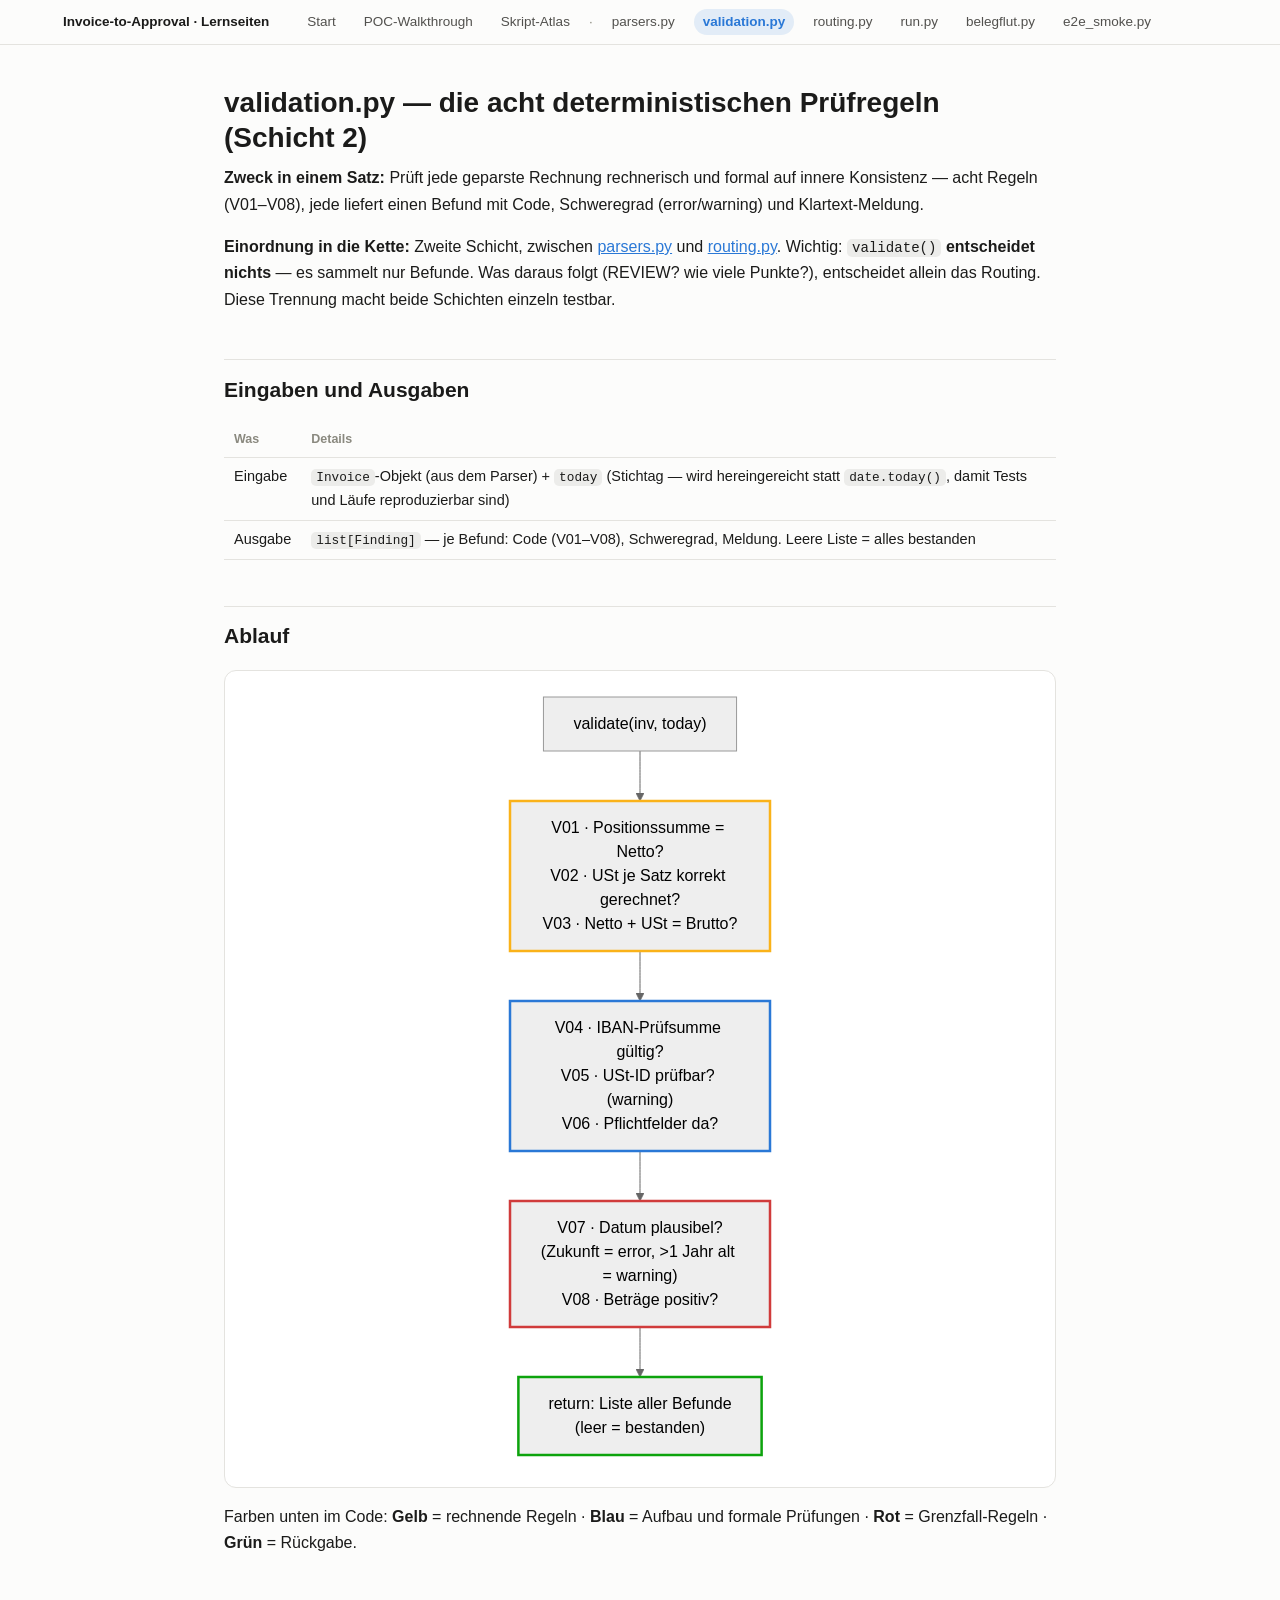
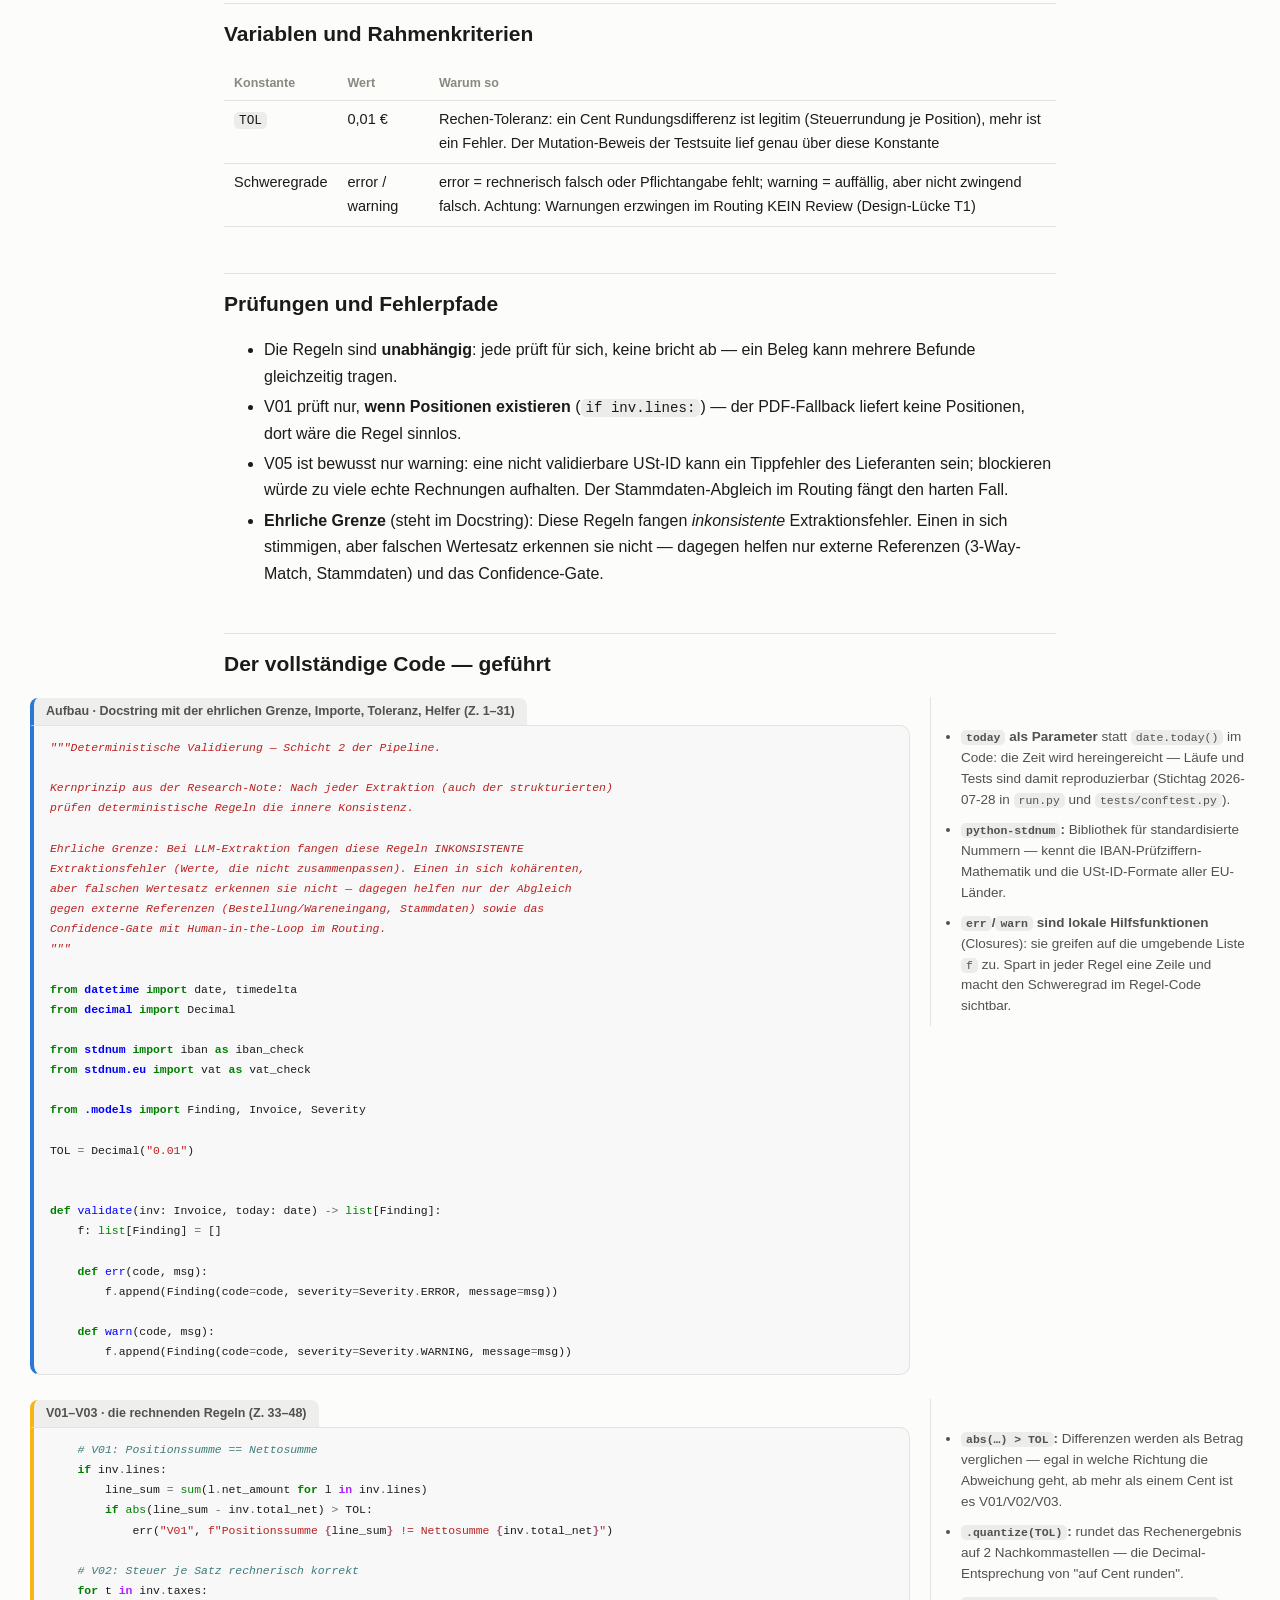
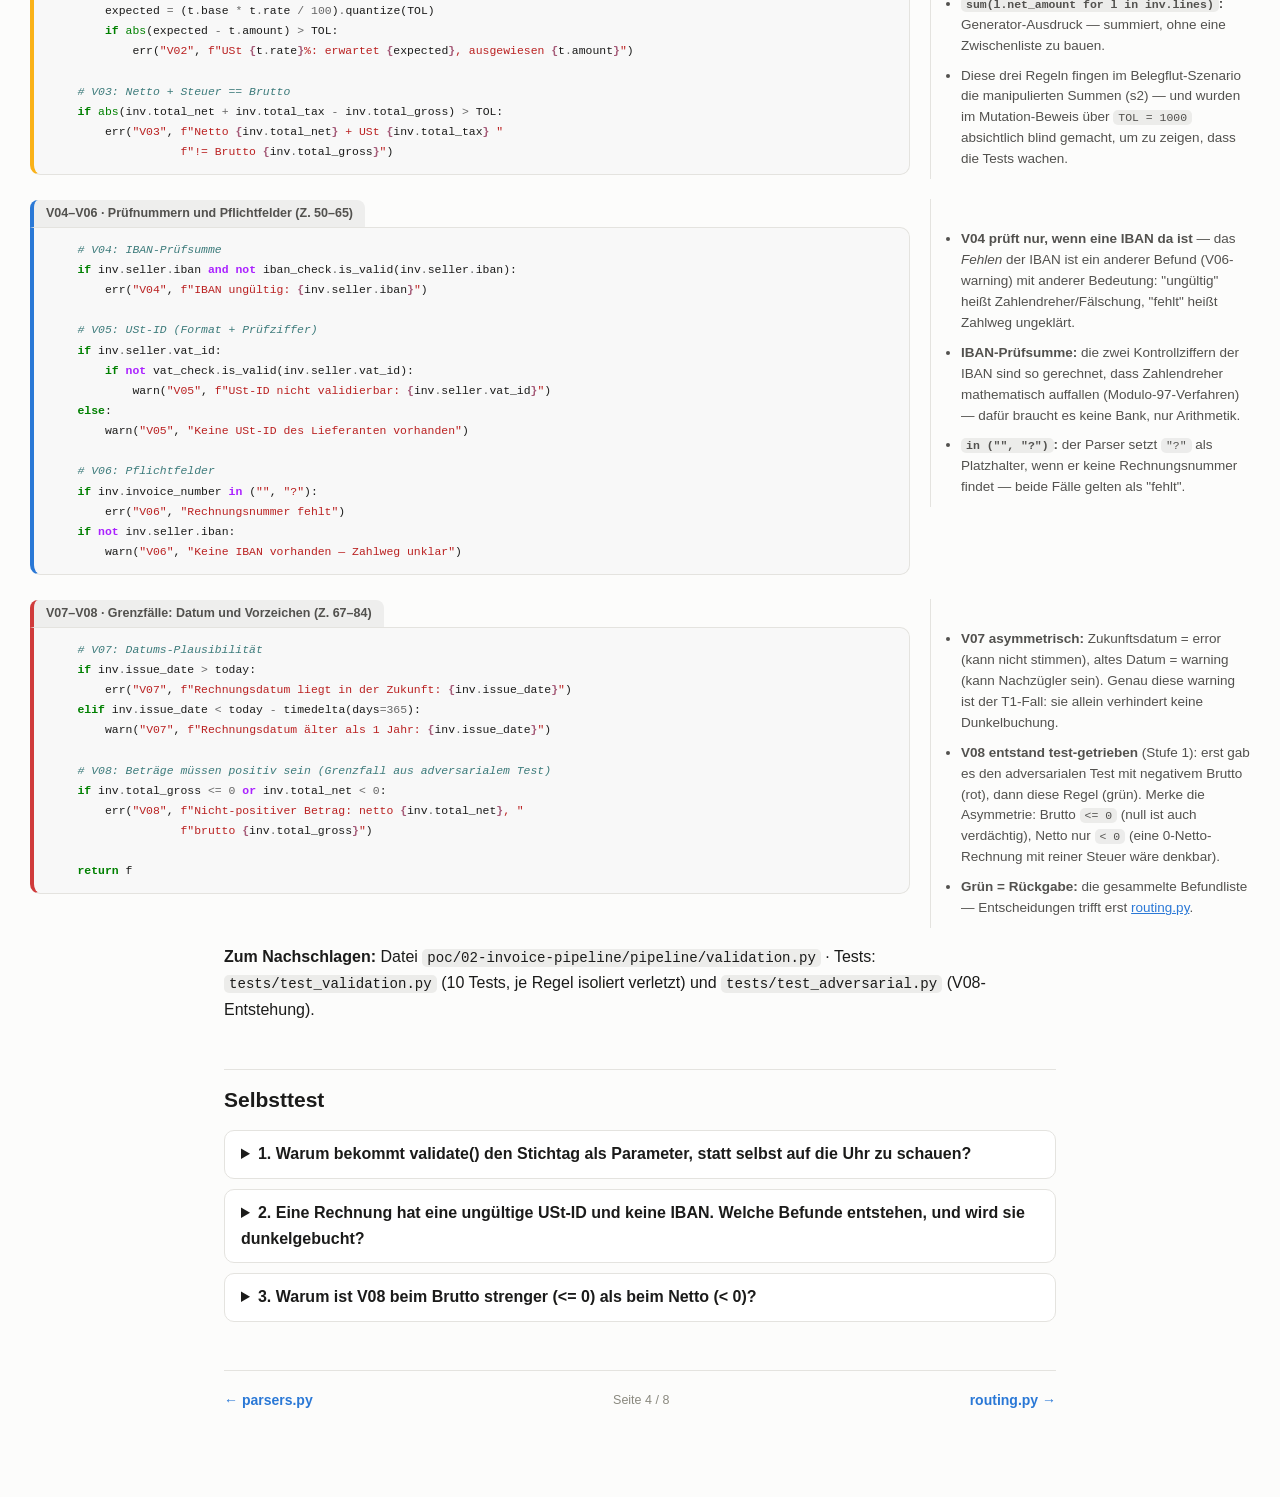
<file: docs/atlas-validation.html>
<!doctype html>
<html lang="de">
<head>
<meta charset="utf-8">
<meta name="viewport" content="width=device-width, initial-scale=1">
<title>validation.py — die acht deterministischen Prüfregeln (Schicht 2)</title>
<meta property="og:title" content="validation.py — die acht deterministischen Prüfregeln (Schicht 2)">
<meta property="og:description" content="Invoice-to-Approval: sechs verzahnte POCs für Rechnungsautomatisierung (Process Mining, E-Rechnung, BPMN/DMN, n8n, LLM mit Human-in-the-Loop), als selbst-erklärendes Lern-Portal.">
<meta property="og:type" content="website">
<meta property="og:url" content="https://janrummel.github.io/invoice-to-approval/atlas-validation.html">
<meta property="og:image" content="https://janrummel.github.io/invoice-to-approval/og-image.png">
<meta name="twitter:card" content="summary_large_image">
<link rel="icon" href="data:image/svg+xml,<svg xmlns=%22http://www.w3.org/2000/svg%22 viewBox=%220 0 100 100%22><text y=%22.9em%22 font-size=%2290%22>🧾</text></svg>">
<style>
  :root {
    color-scheme: light dark;
    --surface: #fcfcfb; --card: #ffffff; --line: #e4e3df;
    --ink: #1b1b1a; --ink-2: #52514e; --ink-3: #8a897f; --accent: #2a78d6;
  }
  @media (prefers-color-scheme: dark) {
    :root { --surface: #1a1a19; --card: #232322; --line: #3a3936;
             --ink: #f2f1ec; --ink-2: #c3c2b7; --ink-3: #8a897f; --accent: #3987e5; }
  }
  * { box-sizing: border-box; }
  body { margin: 0; background: var(--surface); color: var(--ink);
         font: 16px/1.65 -apple-system, "Segoe UI", Roboto, sans-serif; }
  .topnav { position: sticky; top: 0; z-index: 10; background: var(--surface);
    border-bottom: 1px solid var(--line); font-size: 13.5px; }
  .topnav .inner { max-width: 1220px; margin: 0 auto; padding: 9px 24px;
    display: flex; gap: 4px 10px; flex-wrap: wrap; align-items: center; }
  .topnav .brand { font-weight: 650; color: var(--ink); margin-right: 10px;
    text-decoration: none; }
  .topnav .brand:hover { color: var(--accent); background: transparent; }
  .topnav a { color: var(--ink-2); text-decoration: none; padding: 2px 9px;
    border-radius: 999px; }
  .topnav a:hover { background: color-mix(in oklab, var(--ink) 6%, transparent); }
  .topnav a.active { color: var(--accent); font-weight: 650;
    background: color-mix(in oklab, var(--accent) 12%, transparent); }
  .topnav .sep { color: var(--ink-3); }
  main { max-width: 880px; margin: 0 auto; padding: 40px 24px 80px; }
  h1 { font-size: 28px; line-height: 1.25; margin: 0 0 10px; }
  h2 { font-size: 21px; margin: 2.2em 0 .6em; padding-top: .6em;
        border-top: 1px solid var(--line); }
  h1 + p, h2 + p { margin-top: 0; }
  strong { font-weight: 650; }
  hr { border: 0; border-top: 1px solid var(--line); margin: 2em 0; }
  a { color: var(--accent); }
  code { font-family: ui-monospace, "SF Mono", Menlo, monospace; font-size: .88em;
         background: color-mix(in oklab, var(--ink) 7%, transparent);
         padding: 1px 5px; border-radius: 5px; }
  table { border-collapse: collapse; width: 100%; margin: 1em 0; font-size: 14.5px; }
  th { text-align: left; color: var(--ink-3); font-weight: 550; font-size: 12.5px; }
  th, td { padding: 7px 10px; border-bottom: 1px solid var(--line); vertical-align: top; }
  pre.mermaid { background: var(--card); border: 1px solid var(--line);
    border-radius: 12px; padding: 18px; text-align: center; overflow-x: auto; }
  pre.mermaid svg { max-width: none; } /* nicht herunterskalieren — Schrift bleibt lesbar */
  /* Syntax-Highlighting (Pygments) — hell/dunkel getrennt */
  pre { line-height: 125%; }
td.linenos .normal { color: inherit; background-color: transparent; padding-left: 5px; padding-right: 5px; }
span.linenos { color: inherit; background-color: transparent; padding-left: 5px; padding-right: 5px; }
td.linenos .special { color: #000000; background-color: #ffffc0; padding-left: 5px; padding-right: 5px; }
span.linenos.special { color: #000000; background-color: #ffffc0; padding-left: 5px; padding-right: 5px; }
.codehilite .hll { background-color: #ffffcc }
.codehilite { background: #f8f8f8; }
.codehilite .c { color: #3D7B7B; font-style: italic } /* Comment */
.codehilite .err { border: 1px solid #F00 } /* Error */
.codehilite .k { color: #008000; font-weight: bold } /* Keyword */
.codehilite .o { color: #666 } /* Operator */
.codehilite .ch { color: #3D7B7B; font-style: italic } /* Comment.Hashbang */
.codehilite .cm { color: #3D7B7B; font-style: italic } /* Comment.Multiline */
.codehilite .cp { color: #9C6500 } /* Comment.Preproc */
.codehilite .cpf { color: #3D7B7B; font-style: italic } /* Comment.PreprocFile */
.codehilite .c1 { color: #3D7B7B; font-style: italic } /* Comment.Single */
.codehilite .cs { color: #3D7B7B; font-style: italic } /* Comment.Special */
.codehilite .gd { color: #A00000 } /* Generic.Deleted */
.codehilite .ge { font-style: italic } /* Generic.Emph */
.codehilite .ges { font-weight: bold; font-style: italic } /* Generic.EmphStrong */
.codehilite .gr { color: #E40000 } /* Generic.Error */
.codehilite .gh { color: #000080; font-weight: bold } /* Generic.Heading */
.codehilite .gi { color: #008400 } /* Generic.Inserted */
.codehilite .go { color: #717171 } /* Generic.Output */
.codehilite .gp { color: #000080; font-weight: bold } /* Generic.Prompt */
.codehilite .gs { font-weight: bold } /* Generic.Strong */
.codehilite .gu { color: #800080; font-weight: bold } /* Generic.Subheading */
.codehilite .gt { color: #04D } /* Generic.Traceback */
.codehilite .kc { color: #008000; font-weight: bold } /* Keyword.Constant */
.codehilite .kd { color: #008000; font-weight: bold } /* Keyword.Declaration */
.codehilite .kn { color: #008000; font-weight: bold } /* Keyword.Namespace */
.codehilite .kp { color: #008000 } /* Keyword.Pseudo */
.codehilite .kr { color: #008000; font-weight: bold } /* Keyword.Reserved */
.codehilite .kt { color: #B00040 } /* Keyword.Type */
.codehilite .m { color: #666 } /* Literal.Number */
.codehilite .s { color: #BA2121 } /* Literal.String */
.codehilite .na { color: #687822 } /* Name.Attribute */
.codehilite .nb { color: #008000 } /* Name.Builtin */
.codehilite .nc { color: #00F; font-weight: bold } /* Name.Class */
.codehilite .no { color: #800 } /* Name.Constant */
.codehilite .nd { color: #A2F } /* Name.Decorator */
.codehilite .ni { color: #717171; font-weight: bold } /* Name.Entity */
.codehilite .ne { color: #CB3F38; font-weight: bold } /* Name.Exception */
.codehilite .nf { color: #00F } /* Name.Function */
.codehilite .nl { color: #767600 } /* Name.Label */
.codehilite .nn { color: #00F; font-weight: bold } /* Name.Namespace */
.codehilite .nt { color: #008000; font-weight: bold } /* Name.Tag */
.codehilite .nv { color: #19177C } /* Name.Variable */
.codehilite .ow { color: #A2F; font-weight: bold } /* Operator.Word */
.codehilite .w { color: #BBB } /* Text.Whitespace */
.codehilite .mb { color: #666 } /* Literal.Number.Bin */
.codehilite .mf { color: #666 } /* Literal.Number.Float */
.codehilite .mh { color: #666 } /* Literal.Number.Hex */
.codehilite .mi { color: #666 } /* Literal.Number.Integer */
.codehilite .mo { color: #666 } /* Literal.Number.Oct */
.codehilite .sa { color: #BA2121 } /* Literal.String.Affix */
.codehilite .sb { color: #BA2121 } /* Literal.String.Backtick */
.codehilite .sc { color: #BA2121 } /* Literal.String.Char */
.codehilite .dl { color: #BA2121 } /* Literal.String.Delimiter */
.codehilite .sd { color: #BA2121; font-style: italic } /* Literal.String.Doc */
.codehilite .s2 { color: #BA2121 } /* Literal.String.Double */
.codehilite .se { color: #AA5D1F; font-weight: bold } /* Literal.String.Escape */
.codehilite .sh { color: #BA2121 } /* Literal.String.Heredoc */
.codehilite .si { color: #A45A77; font-weight: bold } /* Literal.String.Interpol */
.codehilite .sx { color: #008000 } /* Literal.String.Other */
.codehilite .sr { color: #A45A77 } /* Literal.String.Regex */
.codehilite .s1 { color: #BA2121 } /* Literal.String.Single */
.codehilite .ss { color: #19177C } /* Literal.String.Symbol */
.codehilite .bp { color: #008000 } /* Name.Builtin.Pseudo */
.codehilite .fm { color: #00F } /* Name.Function.Magic */
.codehilite .vc { color: #19177C } /* Name.Variable.Class */
.codehilite .vg { color: #19177C } /* Name.Variable.Global */
.codehilite .vi { color: #19177C } /* Name.Variable.Instance */
.codehilite .vm { color: #19177C } /* Name.Variable.Magic */
.codehilite .il { color: #666 } /* Literal.Number.Integer.Long */
  @media (prefers-color-scheme: dark) { pre { line-height: 125%; }
td.linenos .normal { color: inherit; background-color: transparent; padding-left: 5px; padding-right: 5px; }
span.linenos { color: inherit; background-color: transparent; padding-left: 5px; padding-right: 5px; }
td.linenos .special { color: #000000; background-color: #ffffc0; padding-left: 5px; padding-right: 5px; }
span.linenos.special { color: #000000; background-color: #ffffc0; padding-left: 5px; padding-right: 5px; }
.codehilite .hll { background-color: #49483e }
.codehilite { background: #272822; color: #F8F8F2 }
.codehilite .c { color: #959077 } /* Comment */
.codehilite .err { color: #ED007E; background-color: #1E0010 } /* Error */
.codehilite .esc { color: #F8F8F2 } /* Escape */
.codehilite .g { color: #F8F8F2 } /* Generic */
.codehilite .k { color: #66D9EF } /* Keyword */
.codehilite .l { color: #AE81FF } /* Literal */
.codehilite .n { color: #F8F8F2 } /* Name */
.codehilite .o { color: #FF4689 } /* Operator */
.codehilite .x { color: #F8F8F2 } /* Other */
.codehilite .p { color: #F8F8F2 } /* Punctuation */
.codehilite .ch { color: #959077 } /* Comment.Hashbang */
.codehilite .cm { color: #959077 } /* Comment.Multiline */
.codehilite .cp { color: #959077 } /* Comment.Preproc */
.codehilite .cpf { color: #959077 } /* Comment.PreprocFile */
.codehilite .c1 { color: #959077 } /* Comment.Single */
.codehilite .cs { color: #959077 } /* Comment.Special */
.codehilite .gd { color: #FF4689 } /* Generic.Deleted */
.codehilite .ge { color: #F8F8F2; font-style: italic } /* Generic.Emph */
.codehilite .ges { color: #F8F8F2; font-weight: bold; font-style: italic } /* Generic.EmphStrong */
.codehilite .gr { color: #F8F8F2 } /* Generic.Error */
.codehilite .gh { color: #F8F8F2 } /* Generic.Heading */
.codehilite .gi { color: #A6E22E } /* Generic.Inserted */
.codehilite .go { color: #66D9EF } /* Generic.Output */
.codehilite .gp { color: #FF4689; font-weight: bold } /* Generic.Prompt */
.codehilite .gs { color: #F8F8F2; font-weight: bold } /* Generic.Strong */
.codehilite .gu { color: #959077 } /* Generic.Subheading */
.codehilite .gt { color: #F8F8F2 } /* Generic.Traceback */
.codehilite .kc { color: #66D9EF } /* Keyword.Constant */
.codehilite .kd { color: #66D9EF } /* Keyword.Declaration */
.codehilite .kn { color: #FF4689 } /* Keyword.Namespace */
.codehilite .kp { color: #66D9EF } /* Keyword.Pseudo */
.codehilite .kr { color: #66D9EF } /* Keyword.Reserved */
.codehilite .kt { color: #66D9EF } /* Keyword.Type */
.codehilite .ld { color: #E6DB74 } /* Literal.Date */
.codehilite .m { color: #AE81FF } /* Literal.Number */
.codehilite .s { color: #E6DB74 } /* Literal.String */
.codehilite .na { color: #A6E22E } /* Name.Attribute */
.codehilite .nb { color: #F8F8F2 } /* Name.Builtin */
.codehilite .nc { color: #A6E22E } /* Name.Class */
.codehilite .no { color: #66D9EF } /* Name.Constant */
.codehilite .nd { color: #A6E22E } /* Name.Decorator */
.codehilite .ni { color: #F8F8F2 } /* Name.Entity */
.codehilite .ne { color: #A6E22E } /* Name.Exception */
.codehilite .nf { color: #A6E22E } /* Name.Function */
.codehilite .nl { color: #F8F8F2 } /* Name.Label */
.codehilite .nn { color: #F8F8F2 } /* Name.Namespace */
.codehilite .nx { color: #A6E22E } /* Name.Other */
.codehilite .py { color: #F8F8F2 } /* Name.Property */
.codehilite .nt { color: #FF4689 } /* Name.Tag */
.codehilite .nv { color: #F8F8F2 } /* Name.Variable */
.codehilite .ow { color: #FF4689 } /* Operator.Word */
.codehilite .pm { color: #F8F8F2 } /* Punctuation.Marker */
.codehilite .w { color: #F8F8F2 } /* Text.Whitespace */
.codehilite .mb { color: #AE81FF } /* Literal.Number.Bin */
.codehilite .mf { color: #AE81FF } /* Literal.Number.Float */
.codehilite .mh { color: #AE81FF } /* Literal.Number.Hex */
.codehilite .mi { color: #AE81FF } /* Literal.Number.Integer */
.codehilite .mo { color: #AE81FF } /* Literal.Number.Oct */
.codehilite .sa { color: #E6DB74 } /* Literal.String.Affix */
.codehilite .sb { color: #E6DB74 } /* Literal.String.Backtick */
.codehilite .sc { color: #E6DB74 } /* Literal.String.Char */
.codehilite .dl { color: #E6DB74 } /* Literal.String.Delimiter */
.codehilite .sd { color: #E6DB74 } /* Literal.String.Doc */
.codehilite .s2 { color: #E6DB74 } /* Literal.String.Double */
.codehilite .se { color: #AE81FF } /* Literal.String.Escape */
.codehilite .sh { color: #E6DB74 } /* Literal.String.Heredoc */
.codehilite .si { color: #E6DB74 } /* Literal.String.Interpol */
.codehilite .sx { color: #E6DB74 } /* Literal.String.Other */
.codehilite .sr { color: #E6DB74 } /* Literal.String.Regex */
.codehilite .s1 { color: #E6DB74 } /* Literal.String.Single */
.codehilite .ss { color: #E6DB74 } /* Literal.String.Symbol */
.codehilite .bp { color: #F8F8F2 } /* Name.Builtin.Pseudo */
.codehilite .fm { color: #A6E22E } /* Name.Function.Magic */
.codehilite .vc { color: #F8F8F2 } /* Name.Variable.Class */
.codehilite .vg { color: #F8F8F2 } /* Name.Variable.Global */
.codehilite .vi { color: #F8F8F2 } /* Name.Variable.Instance */
.codehilite .vm { color: #F8F8F2 } /* Name.Variable.Magic */
.codehilite .il { color: #AE81FF } /* Literal.Number.Integer.Long */ }
  .codehilite { border: 1px solid var(--line); border-radius: 10px;
    overflow-x: auto; margin: 0 0 8px; }
  .codehilite pre { margin: 0; padding: 12px 16px;
    font: 13px/1.55 ui-monospace, "SF Mono", Menlo, monospace; }
  .codehilite code { background: transparent; padding: 0; } /* Inline-code-Stil neutralisieren */
  /* Farb-Labels: verbinden Code-Abschnitte mit den Diagramm-Blöcken */
  .codeblock-label { display: inline-block; font-size: 12.5px; font-weight: 600;
    padding: 3px 12px; margin: 16px 0 0; border-radius: 8px 8px 0 0;
    background: color-mix(in oklab, var(--ink) 6%, transparent);
    color: var(--ink-2); border-left: 4px solid var(--ink-3); }
  .codeblock-label + .codehilite { border-top-left-radius: 0; }
  .codeblock-label[data-tone="blau"] { border-left-color: #2a78d6; }
  .codeblock-label[data-tone="rot"] { border-left-color: #d03b3b; }
  .codeblock-label[data-tone="gelb"] { border-left-color: #fab219; }
  .codeblock-label[data-tone="gruen"] { border-left-color: #0ca30c; }
  .codeblock-label[data-tone="blau"] + .codehilite { border-left: 4px solid #2a78d6; }
  .codeblock-label[data-tone="rot"] + .codehilite { border-left: 4px solid #d03b3b; }
  .codeblock-label[data-tone="gelb"] + .codehilite { border-left: 4px solid #fab219; }
  .codeblock-label[data-tone="gruen"] + .codehilite { border-left: 4px solid #0ca30c; }
  /* Zweispaltige Code-Ansicht: Code links, Erklärnotizen rechts daneben.
     Bricht aus der Textspalte aus (breiter als main), damit der Code Platz hat. */
  .code-row { display: grid; grid-template-columns: minmax(0, 1fr) 320px;
    gap: 0 20px; align-items: start; margin: 16px 0 8px;
    width: min(1220px, calc(100vw - 48px));
    position: relative; left: 50%; transform: translateX(-50%); }
  .code-row .codeblock-label { margin-top: 0; }
  .code-notes { font-size: 13.5px; color: var(--ink-2); line-height: 1.55;
    padding: 30px 0 0 14px; border-left: 1px solid var(--line); }
  .code-notes ul { margin: 0; padding-left: 16px; }
  .code-notes li { margin: 0 0 9px; }
  .code-notes code { font-size: .85em; }
  @media (max-width: 1000px) {
    .code-row { grid-template-columns: 1fr; width: auto; left: 0; transform: none; }
    .code-notes { padding: 6px 0 0; border-left: 0; }
  }
  details { background: var(--card); border: 1px solid var(--line);
    border-radius: 10px; padding: 10px 16px; margin: 10px 0; }
  details summary { cursor: pointer; font-weight: 550; }
  details[open] summary { margin-bottom: 6px; color: var(--accent); }
  blockquote { border-left: 3px solid var(--accent); margin: 1em 0;
    padding: 2px 0 2px 14px; color: var(--ink-2); }
  li { margin: .25em 0; }
  .pagenav { display: flex; justify-content: space-between; align-items: center;
    gap: 12px; margin-top: 48px; padding-top: 18px;
    border-top: 1px solid var(--line); font-size: 14px; }
  .pagenav a { color: var(--accent); text-decoration: none; font-weight: 600; }
  .pagenav .pos { color: var(--ink-3); font-size: 12.5px; }
  @media print {
    body { background: #fff; color: #000; font-size: 12px; }
    .topnav { display: none; }
    .code-row { width: auto; left: 0; transform: none; }
    details { break-inside: avoid; } details:not([open]) summary ~ * { display: block; }
    pre.mermaid { break-inside: avoid; border: 1px solid #ccc; }
    h2 { break-after: avoid; }
  }
</style>
</head>
<body>
<nav class="topnav"><div class="inner"><a class="brand" href="index.html">Invoice-to-Approval · Lernseiten</a><a href="index.html">Start</a><a href="poc-walkthrough.html">POC-Walkthrough</a><a href="skript-atlas.html">Skript-Atlas</a><span class="sep" aria-hidden="true">·</span><a href="atlas-parsers.html">parsers.py</a><a href="atlas-validation.html" class="active">validation.py</a><a href="atlas-routing.html">routing.py</a><a href="atlas-run.html">run.py</a><a href="atlas-belegflut.html">belegflut.py</a><a href="atlas-e2e-smoke.html">e2e_smoke.py</a></div></nav>
<main>
<h1>validation.py — die acht deterministischen Prüfregeln (Schicht 2)</h1>
<p><strong>Zweck in einem Satz:</strong> Prüft jede geparste Rechnung rechnerisch und formal
auf innere Konsistenz — acht Regeln (V01–V08), jede liefert einen Befund mit
Code, Schweregrad (error/warning) und Klartext-Meldung.</p>
<p><strong>Einordnung in die Kette:</strong> Zweite Schicht, zwischen <a href="atlas-parsers.html">parsers.py</a>
und <a href="atlas-routing.html">routing.py</a>. Wichtig: <code>validate()</code> <strong>entscheidet
nichts</strong> — es sammelt nur Befunde. Was daraus folgt (REVIEW? wie viele
Punkte?), entscheidet allein das Routing. Diese Trennung macht beide Schichten
einzeln testbar.</p>
<h2>Eingaben und Ausgaben</h2>
<table>
<thead>
<tr>
<th>Was</th>
<th>Details</th>
</tr>
</thead>
<tbody>
<tr>
<td>Eingabe</td>
<td><code>Invoice</code>-Objekt (aus dem Parser) + <code>today</code> (Stichtag — wird hereingereicht statt <code>date.today()</code>, damit Tests und Läufe reproduzierbar sind)</td>
</tr>
<tr>
<td>Ausgabe</td>
<td><code>list[Finding]</code> — je Befund: Code (V01–V08), Schweregrad, Meldung. Leere Liste = alles bestanden</td>
</tr>
</tbody>
</table>
<h2>Ablauf</h2>
<pre class="mermaid">flowchart TD
    A["validate(inv, today)"] --> B["V01 · Positionssumme = Netto?<br/>V02 · USt je Satz korrekt gerechnet?<br/>V03 · Netto + USt = Brutto?"]
    B --> C["V04 · IBAN-Prüfsumme gültig?<br/>V05 · USt-ID prüfbar? (warning)<br/>V06 · Pflichtfelder da?"]
    C --> D["V07 · Datum plausibel?<br/>(Zukunft = error, >1 Jahr alt = warning)<br/>V08 · Beträge positiv?"]
    D --> E["return: Liste aller Befunde<br/>(leer = bestanden)"]
    classDef rechnen stroke:#fab219,stroke-width:2.5px
    classDef formal stroke:#2a78d6,stroke-width:2.5px
    classDef grenz stroke:#d03b3b,stroke-width:2.5px
    classDef out stroke:#0ca30c,stroke-width:2.5px
    class B rechnen
    class C formal
    class D grenz
    class E out
</pre>
<p>Farben unten im Code: <strong>Gelb</strong> = rechnende Regeln · <strong>Blau</strong> = Aufbau und
formale Prüfungen · <strong>Rot</strong> = Grenzfall-Regeln · <strong>Grün</strong> = Rückgabe.</p>
<h2>Variablen und Rahmenkriterien</h2>
<table>
<thead>
<tr>
<th>Konstante</th>
<th>Wert</th>
<th>Warum so</th>
</tr>
</thead>
<tbody>
<tr>
<td><code>TOL</code></td>
<td>0,01 €</td>
<td>Rechen-Toleranz: ein Cent Rundungsdifferenz ist legitim (Steuerrundung je Position), mehr ist ein Fehler. Der Mutation-Beweis der Testsuite lief genau über diese Konstante</td>
</tr>
<tr>
<td>Schweregrade</td>
<td>error / warning</td>
<td>error = rechnerisch falsch oder Pflichtangabe fehlt; warning = auffällig, aber nicht zwingend falsch. Achtung: Warnungen erzwingen im Routing KEIN Review (Design-Lücke T1)</td>
</tr>
</tbody>
</table>
<h2>Prüfungen und Fehlerpfade</h2>
<ul>
<li>Die Regeln sind <strong>unabhängig</strong>: jede prüft für sich, keine bricht ab — ein
  Beleg kann mehrere Befunde gleichzeitig tragen.</li>
<li>V01 prüft nur, <strong>wenn Positionen existieren</strong> (<code>if inv.lines:</code>) — der
  PDF-Fallback liefert keine Positionen, dort wäre die Regel sinnlos.</li>
<li>V05 ist bewusst nur warning: eine nicht validierbare USt-ID kann ein
  Tippfehler des Lieferanten sein; blockieren würde zu viele echte Rechnungen
  aufhalten. Der Stammdaten-Abgleich im Routing fängt den harten Fall.</li>
<li><strong>Ehrliche Grenze</strong> (steht im Docstring): Diese Regeln fangen <em>inkonsistente</em>
  Extraktionsfehler. Einen in sich stimmigen, aber falschen Wertesatz erkennen
  sie nicht — dagegen helfen nur externe Referenzen (3-Way-Match, Stammdaten)
  und das Confidence-Gate.</li>
</ul>
<h2>Der vollständige Code — geführt</h2>
<div class="code-row">
<div class="code-col">
<div class="codeblock-label" data-tone="blau">Aufbau · Docstring mit der ehrlichen Grenze, Importe, Toleranz, Helfer (Z. 1–31)</div>
<div class="codehilite"><pre><span></span><code><span class="sd">&quot;&quot;&quot;Deterministische Validierung — Schicht 2 der Pipeline.</span>

<span class="sd">Kernprinzip aus der Research-Note: Nach jeder Extraktion (auch der strukturierten)</span>
<span class="sd">prüfen deterministische Regeln die innere Konsistenz.</span>

<span class="sd">Ehrliche Grenze: Bei LLM-Extraktion fangen diese Regeln INKONSISTENTE</span>
<span class="sd">Extraktionsfehler (Werte, die nicht zusammenpassen). Einen in sich kohärenten,</span>
<span class="sd">aber falschen Wertesatz erkennen sie nicht — dagegen helfen nur der Abgleich</span>
<span class="sd">gegen externe Referenzen (Bestellung/Wareneingang, Stammdaten) sowie das</span>
<span class="sd">Confidence-Gate mit Human-in-the-Loop im Routing.</span>
<span class="sd">&quot;&quot;&quot;</span>

<span class="kn">from</span><span class="w"> </span><span class="nn">datetime</span><span class="w"> </span><span class="kn">import</span> <span class="n">date</span><span class="p">,</span> <span class="n">timedelta</span>
<span class="kn">from</span><span class="w"> </span><span class="nn">decimal</span><span class="w"> </span><span class="kn">import</span> <span class="n">Decimal</span>

<span class="kn">from</span><span class="w"> </span><span class="nn">stdnum</span><span class="w"> </span><span class="kn">import</span> <span class="n">iban</span> <span class="k">as</span> <span class="n">iban_check</span>
<span class="kn">from</span><span class="w"> </span><span class="nn">stdnum.eu</span><span class="w"> </span><span class="kn">import</span> <span class="n">vat</span> <span class="k">as</span> <span class="n">vat_check</span>

<span class="kn">from</span><span class="w"> </span><span class="nn">.models</span><span class="w"> </span><span class="kn">import</span> <span class="n">Finding</span><span class="p">,</span> <span class="n">Invoice</span><span class="p">,</span> <span class="n">Severity</span>

<span class="n">TOL</span> <span class="o">=</span> <span class="n">Decimal</span><span class="p">(</span><span class="s2">&quot;0.01&quot;</span><span class="p">)</span>


<span class="k">def</span><span class="w"> </span><span class="nf">validate</span><span class="p">(</span><span class="n">inv</span><span class="p">:</span> <span class="n">Invoice</span><span class="p">,</span> <span class="n">today</span><span class="p">:</span> <span class="n">date</span><span class="p">)</span> <span class="o">-&gt;</span> <span class="nb">list</span><span class="p">[</span><span class="n">Finding</span><span class="p">]:</span>
    <span class="n">f</span><span class="p">:</span> <span class="nb">list</span><span class="p">[</span><span class="n">Finding</span><span class="p">]</span> <span class="o">=</span> <span class="p">[]</span>

    <span class="k">def</span><span class="w"> </span><span class="nf">err</span><span class="p">(</span><span class="n">code</span><span class="p">,</span> <span class="n">msg</span><span class="p">):</span>
        <span class="n">f</span><span class="o">.</span><span class="n">append</span><span class="p">(</span><span class="n">Finding</span><span class="p">(</span><span class="n">code</span><span class="o">=</span><span class="n">code</span><span class="p">,</span> <span class="n">severity</span><span class="o">=</span><span class="n">Severity</span><span class="o">.</span><span class="n">ERROR</span><span class="p">,</span> <span class="n">message</span><span class="o">=</span><span class="n">msg</span><span class="p">))</span>

    <span class="k">def</span><span class="w"> </span><span class="nf">warn</span><span class="p">(</span><span class="n">code</span><span class="p">,</span> <span class="n">msg</span><span class="p">):</span>
        <span class="n">f</span><span class="o">.</span><span class="n">append</span><span class="p">(</span><span class="n">Finding</span><span class="p">(</span><span class="n">code</span><span class="o">=</span><span class="n">code</span><span class="p">,</span> <span class="n">severity</span><span class="o">=</span><span class="n">Severity</span><span class="o">.</span><span class="n">WARNING</span><span class="p">,</span> <span class="n">message</span><span class="o">=</span><span class="n">msg</span><span class="p">))</span>
</code></pre></div>

</div>
<aside class="code-notes">
<ul>
<li><strong><code>today</code> als Parameter</strong> statt <code>date.today()</code> im Code: die Zeit wird
  hereingereicht — Läufe und Tests sind damit reproduzierbar (Stichtag
  2026-07-28 in <code>run.py</code> und <code>tests/conftest.py</code>).</li>
<li><strong><code>python-stdnum</code>:</strong> Bibliothek für standardisierte Nummern — kennt die
  IBAN-Prüfziffern-Mathematik und die USt-ID-Formate aller EU-Länder.</li>
<li><strong><code>err</code>/<code>warn</code> sind lokale Hilfsfunktionen</strong> (Closures): sie greifen auf die
  umgebende Liste <code>f</code> zu. Spart in jeder Regel eine Zeile und macht den
  Schweregrad im Regel-Code sichtbar.</li>
</ul>
</aside>
</div>
<div class="code-row">
<div class="code-col">
<div class="codeblock-label" data-tone="gelb">V01–V03 · die rechnenden Regeln (Z. 33–48)</div>
<div class="codehilite"><pre><span></span><code>    <span class="c1"># V01: Positionssumme == Nettosumme</span>
    <span class="k">if</span> <span class="n">inv</span><span class="o">.</span><span class="n">lines</span><span class="p">:</span>
        <span class="n">line_sum</span> <span class="o">=</span> <span class="nb">sum</span><span class="p">(</span><span class="n">l</span><span class="o">.</span><span class="n">net_amount</span> <span class="k">for</span> <span class="n">l</span> <span class="ow">in</span> <span class="n">inv</span><span class="o">.</span><span class="n">lines</span><span class="p">)</span>
        <span class="k">if</span> <span class="nb">abs</span><span class="p">(</span><span class="n">line_sum</span> <span class="o">-</span> <span class="n">inv</span><span class="o">.</span><span class="n">total_net</span><span class="p">)</span> <span class="o">&gt;</span> <span class="n">TOL</span><span class="p">:</span>
            <span class="n">err</span><span class="p">(</span><span class="s2">&quot;V01&quot;</span><span class="p">,</span> <span class="sa">f</span><span class="s2">&quot;Positionssumme </span><span class="si">{</span><span class="n">line_sum</span><span class="si">}</span><span class="s2"> != Nettosumme </span><span class="si">{</span><span class="n">inv</span><span class="o">.</span><span class="n">total_net</span><span class="si">}</span><span class="s2">&quot;</span><span class="p">)</span>

    <span class="c1"># V02: Steuer je Satz rechnerisch korrekt</span>
    <span class="k">for</span> <span class="n">t</span> <span class="ow">in</span> <span class="n">inv</span><span class="o">.</span><span class="n">taxes</span><span class="p">:</span>
        <span class="n">expected</span> <span class="o">=</span> <span class="p">(</span><span class="n">t</span><span class="o">.</span><span class="n">base</span> <span class="o">*</span> <span class="n">t</span><span class="o">.</span><span class="n">rate</span> <span class="o">/</span> <span class="mi">100</span><span class="p">)</span><span class="o">.</span><span class="n">quantize</span><span class="p">(</span><span class="n">TOL</span><span class="p">)</span>
        <span class="k">if</span> <span class="nb">abs</span><span class="p">(</span><span class="n">expected</span> <span class="o">-</span> <span class="n">t</span><span class="o">.</span><span class="n">amount</span><span class="p">)</span> <span class="o">&gt;</span> <span class="n">TOL</span><span class="p">:</span>
            <span class="n">err</span><span class="p">(</span><span class="s2">&quot;V02&quot;</span><span class="p">,</span> <span class="sa">f</span><span class="s2">&quot;USt </span><span class="si">{</span><span class="n">t</span><span class="o">.</span><span class="n">rate</span><span class="si">}</span><span class="s2">%: erwartet </span><span class="si">{</span><span class="n">expected</span><span class="si">}</span><span class="s2">, ausgewiesen </span><span class="si">{</span><span class="n">t</span><span class="o">.</span><span class="n">amount</span><span class="si">}</span><span class="s2">&quot;</span><span class="p">)</span>

    <span class="c1"># V03: Netto + Steuer == Brutto</span>
    <span class="k">if</span> <span class="nb">abs</span><span class="p">(</span><span class="n">inv</span><span class="o">.</span><span class="n">total_net</span> <span class="o">+</span> <span class="n">inv</span><span class="o">.</span><span class="n">total_tax</span> <span class="o">-</span> <span class="n">inv</span><span class="o">.</span><span class="n">total_gross</span><span class="p">)</span> <span class="o">&gt;</span> <span class="n">TOL</span><span class="p">:</span>
        <span class="n">err</span><span class="p">(</span><span class="s2">&quot;V03&quot;</span><span class="p">,</span> <span class="sa">f</span><span class="s2">&quot;Netto </span><span class="si">{</span><span class="n">inv</span><span class="o">.</span><span class="n">total_net</span><span class="si">}</span><span class="s2"> + USt </span><span class="si">{</span><span class="n">inv</span><span class="o">.</span><span class="n">total_tax</span><span class="si">}</span><span class="s2"> &quot;</span>
                   <span class="sa">f</span><span class="s2">&quot;!= Brutto </span><span class="si">{</span><span class="n">inv</span><span class="o">.</span><span class="n">total_gross</span><span class="si">}</span><span class="s2">&quot;</span><span class="p">)</span>
</code></pre></div>

</div>
<aside class="code-notes">
<ul>
<li><strong><code>abs(…) &gt; TOL</code>:</strong> Differenzen werden als Betrag verglichen — egal in
  welche Richtung die Abweichung geht, ab mehr als einem Cent ist es V01/V02/V03.</li>
<li><strong><code>.quantize(TOL)</code>:</strong> rundet das Rechenergebnis auf 2 Nachkommastellen —
  die Decimal-Entsprechung von "auf Cent runden".</li>
<li><strong><code>sum(l.net_amount for l in inv.lines)</code>:</strong> Generator-Ausdruck — summiert,
  ohne eine Zwischenliste zu bauen.</li>
<li>Diese drei Regeln fingen im Belegflut-Szenario die manipulierten
  Summen (s2) — und wurden im Mutation-Beweis über <code>TOL = 1000</code> absichtlich
  blind gemacht, um zu zeigen, dass die Tests wachen.</li>
</ul>
</aside>
</div>
<div class="code-row">
<div class="code-col">
<div class="codeblock-label" data-tone="blau">V04–V06 · Prüfnummern und Pflichtfelder (Z. 50–65)</div>
<div class="codehilite"><pre><span></span><code>    <span class="c1"># V04: IBAN-Prüfsumme</span>
    <span class="k">if</span> <span class="n">inv</span><span class="o">.</span><span class="n">seller</span><span class="o">.</span><span class="n">iban</span> <span class="ow">and</span> <span class="ow">not</span> <span class="n">iban_check</span><span class="o">.</span><span class="n">is_valid</span><span class="p">(</span><span class="n">inv</span><span class="o">.</span><span class="n">seller</span><span class="o">.</span><span class="n">iban</span><span class="p">):</span>
        <span class="n">err</span><span class="p">(</span><span class="s2">&quot;V04&quot;</span><span class="p">,</span> <span class="sa">f</span><span class="s2">&quot;IBAN ungültig: </span><span class="si">{</span><span class="n">inv</span><span class="o">.</span><span class="n">seller</span><span class="o">.</span><span class="n">iban</span><span class="si">}</span><span class="s2">&quot;</span><span class="p">)</span>

    <span class="c1"># V05: USt-ID (Format + Prüfziffer)</span>
    <span class="k">if</span> <span class="n">inv</span><span class="o">.</span><span class="n">seller</span><span class="o">.</span><span class="n">vat_id</span><span class="p">:</span>
        <span class="k">if</span> <span class="ow">not</span> <span class="n">vat_check</span><span class="o">.</span><span class="n">is_valid</span><span class="p">(</span><span class="n">inv</span><span class="o">.</span><span class="n">seller</span><span class="o">.</span><span class="n">vat_id</span><span class="p">):</span>
            <span class="n">warn</span><span class="p">(</span><span class="s2">&quot;V05&quot;</span><span class="p">,</span> <span class="sa">f</span><span class="s2">&quot;USt-ID nicht validierbar: </span><span class="si">{</span><span class="n">inv</span><span class="o">.</span><span class="n">seller</span><span class="o">.</span><span class="n">vat_id</span><span class="si">}</span><span class="s2">&quot;</span><span class="p">)</span>
    <span class="k">else</span><span class="p">:</span>
        <span class="n">warn</span><span class="p">(</span><span class="s2">&quot;V05&quot;</span><span class="p">,</span> <span class="s2">&quot;Keine USt-ID des Lieferanten vorhanden&quot;</span><span class="p">)</span>

    <span class="c1"># V06: Pflichtfelder</span>
    <span class="k">if</span> <span class="n">inv</span><span class="o">.</span><span class="n">invoice_number</span> <span class="ow">in</span> <span class="p">(</span><span class="s2">&quot;&quot;</span><span class="p">,</span> <span class="s2">&quot;?&quot;</span><span class="p">):</span>
        <span class="n">err</span><span class="p">(</span><span class="s2">&quot;V06&quot;</span><span class="p">,</span> <span class="s2">&quot;Rechnungsnummer fehlt&quot;</span><span class="p">)</span>
    <span class="k">if</span> <span class="ow">not</span> <span class="n">inv</span><span class="o">.</span><span class="n">seller</span><span class="o">.</span><span class="n">iban</span><span class="p">:</span>
        <span class="n">warn</span><span class="p">(</span><span class="s2">&quot;V06&quot;</span><span class="p">,</span> <span class="s2">&quot;Keine IBAN vorhanden — Zahlweg unklar&quot;</span><span class="p">)</span>
</code></pre></div>

</div>
<aside class="code-notes">
<ul>
<li><strong>V04 prüft nur, wenn eine IBAN da ist</strong> — das <em>Fehlen</em> der IBAN ist ein
  anderer Befund (V06-warning) mit anderer Bedeutung: "ungültig" heißt
  Zahlendreher/Fälschung, "fehlt" heißt Zahlweg ungeklärt.</li>
<li><strong>IBAN-Prüfsumme:</strong> die zwei Kontrollziffern der IBAN sind so gerechnet,
  dass Zahlendreher mathematisch auffallen (Modulo-97-Verfahren) — dafür
  braucht es keine Bank, nur Arithmetik.</li>
<li><strong><code>in ("", "?")</code>:</strong> der Parser setzt <code>"?"</code> als Platzhalter, wenn er keine
  Rechnungsnummer findet — beide Fälle gelten als "fehlt".</li>
</ul>
</aside>
</div>
<div class="code-row">
<div class="code-col">
<div class="codeblock-label" data-tone="rot">V07–V08 · Grenzfälle: Datum und Vorzeichen (Z. 67–84)</div>
<div class="codehilite"><pre><span></span><code>    <span class="c1"># V07: Datums-Plausibilität</span>
    <span class="k">if</span> <span class="n">inv</span><span class="o">.</span><span class="n">issue_date</span> <span class="o">&gt;</span> <span class="n">today</span><span class="p">:</span>
        <span class="n">err</span><span class="p">(</span><span class="s2">&quot;V07&quot;</span><span class="p">,</span> <span class="sa">f</span><span class="s2">&quot;Rechnungsdatum liegt in der Zukunft: </span><span class="si">{</span><span class="n">inv</span><span class="o">.</span><span class="n">issue_date</span><span class="si">}</span><span class="s2">&quot;</span><span class="p">)</span>
    <span class="k">elif</span> <span class="n">inv</span><span class="o">.</span><span class="n">issue_date</span> <span class="o">&lt;</span> <span class="n">today</span> <span class="o">-</span> <span class="n">timedelta</span><span class="p">(</span><span class="n">days</span><span class="o">=</span><span class="mi">365</span><span class="p">):</span>
        <span class="n">warn</span><span class="p">(</span><span class="s2">&quot;V07&quot;</span><span class="p">,</span> <span class="sa">f</span><span class="s2">&quot;Rechnungsdatum älter als 1 Jahr: </span><span class="si">{</span><span class="n">inv</span><span class="o">.</span><span class="n">issue_date</span><span class="si">}</span><span class="s2">&quot;</span><span class="p">)</span>

    <span class="c1"># V08: Beträge müssen positiv sein (Grenzfall aus adversarialem Test)</span>
    <span class="k">if</span> <span class="n">inv</span><span class="o">.</span><span class="n">total_gross</span> <span class="o">&lt;=</span> <span class="mi">0</span> <span class="ow">or</span> <span class="n">inv</span><span class="o">.</span><span class="n">total_net</span> <span class="o">&lt;</span> <span class="mi">0</span><span class="p">:</span>
        <span class="n">err</span><span class="p">(</span><span class="s2">&quot;V08&quot;</span><span class="p">,</span> <span class="sa">f</span><span class="s2">&quot;Nicht-positiver Betrag: netto </span><span class="si">{</span><span class="n">inv</span><span class="o">.</span><span class="n">total_net</span><span class="si">}</span><span class="s2">, &quot;</span>
                   <span class="sa">f</span><span class="s2">&quot;brutto </span><span class="si">{</span><span class="n">inv</span><span class="o">.</span><span class="n">total_gross</span><span class="si">}</span><span class="s2">&quot;</span><span class="p">)</span>

    <span class="k">return</span> <span class="n">f</span>
</code></pre></div>

</div>
<aside class="code-notes">
<ul>
<li><strong>V07 asymmetrisch:</strong> Zukunftsdatum = error (kann nicht stimmen), altes
  Datum = warning (kann Nachzügler sein). Genau diese warning ist der
  T1-Fall: sie allein verhindert keine Dunkelbuchung.</li>
<li><strong>V08 entstand test-getrieben</strong> (Stufe 1): erst gab es den adversarialen
  Test mit negativem Brutto (rot), dann diese Regel (grün). Merke die
  Asymmetrie: Brutto <code>&lt;= 0</code> (null ist auch verdächtig), Netto nur <code>&lt; 0</code>
  (eine 0-Netto-Rechnung mit reiner Steuer wäre denkbar).</li>
<li><strong>Grün = Rückgabe:</strong> die gesammelte Befundliste — Entscheidungen trifft
  erst <a href="atlas-routing.html">routing.py</a>.</li>
</ul>
</aside>
</div>
<p><strong>Zum Nachschlagen:</strong> Datei <code>poc/02-invoice-pipeline/pipeline/validation.py</code> ·
Tests: <code>tests/test_validation.py</code> (10 Tests, je Regel isoliert verletzt) und
<code>tests/test_adversarial.py</code> (V08-Entstehung).</p>
<h2>Selbsttest</h2>
<details>
<summary>1. Warum bekommt validate() den Stichtag als Parameter, statt selbst auf die Uhr zu schauen?</summary>
<p>Reproduzierbarkeit: Mit <code>date.today()</code> würde derselbe Beleg heute bestehen
und in 13 Monaten eine V07-Warnung tragen — Läufe und Tests wären
zeitabhängig. Der hereingereichte Stichtag friert die Zeit ein (run.py:
2026-07-28); Tests nutzen denselben Wert.</p>
</details>
<details>
<summary>2. Eine Rechnung hat eine ungültige USt-ID und keine IBAN. Welche Befunde entstehen, und wird sie dunkelgebucht?</summary>
<p>Zwei Warnungen (V05 "nicht validierbar", V06 "keine IBAN") — keine errors.
Aber dunkelgebucht wird sie trotzdem nicht: das Routing gibt für die fehlende
IBAN +10 Punkte MIT Grund ("Zahlweg ungeklärt") → REVIEW. Der Fall zeigt die
Arbeitsteilung: validation beschreibt, routing entscheidet.</p>
</details>
<details>
<summary>3. Warum ist V08 beim Brutto strenger (&lt;= 0) als beim Netto (&lt; 0)?</summary>
<p>Ein Brutto von null oder negativ kann bei einer Eingangsrechnung nie stimmen
(Gutschriften sind eine eigene Belegart, im POC bewusst außen vor). Ein
Netto von exakt 0 wäre theoretisch denkbar (Beleg nur mit Steueranteil) —
darum blockt dort nur das negative Vorzeichen.</p>
</details>
<nav class="pagenav"><a href="atlas-parsers.html">&larr; parsers.py</a><span class="pos">Seite 4 / 8</span><a href="atlas-routing.html">routing.py &rarr;</a></nav>
</main>
<script src="mermaid.min.js"></script>
<script>
  mermaid.initialize({
    startOnLoad: true,
    securityLevel: "loose",  /* erlaubt click-Links in Diagrammen */
    theme: matchMedia("(prefers-color-scheme: dark)").matches ? "dark" : "neutral",
    themeVariables: { fontSize: "16px",
      fontFamily: '-apple-system, "Segoe UI", Roboto, sans-serif' },
    flowchart: { htmlLabels: true, curve: "basis", useMaxWidth: false }
  });
</script>
</body>
</html>
</file>
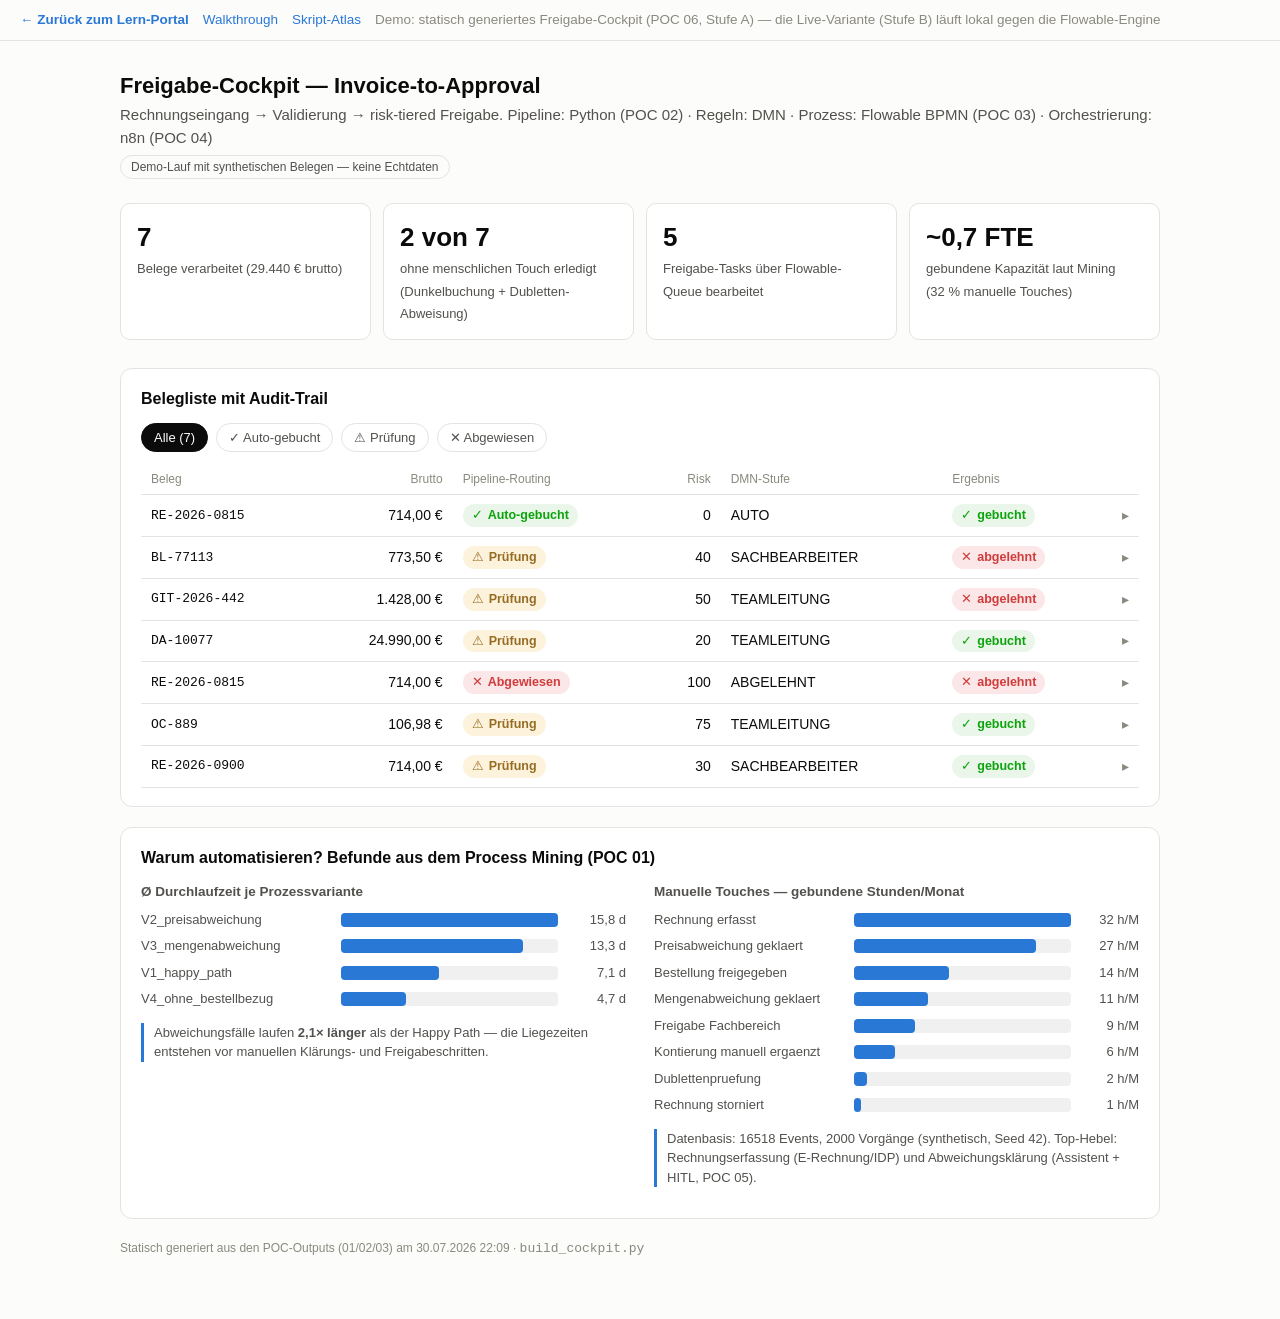
<file: docs/demo-cockpit.html>
<!doctype html>
<html lang="de">
<head>
<meta charset="utf-8">
<meta name="viewport" content="width=device-width, initial-scale=1">
<title>Freigabe-Cockpit — Invoice-to-Approval</title>
<style>
  :root {
    color-scheme: light;
    --surface: #fcfcfb; --card: #ffffff; --line: #e4e3df;
    --ink: #0b0b0b; --ink-2: #52514e; --ink-3: #8a897f;
    --bar: #2a78d6;
    --good: #0ca30c; --warning: #fab219; --critical: #d03b3b;
    --good-bg: #e9f6e9; --warning-bg: #fdf3dd; --critical-bg: #fbe7e7;
  }
  @media (prefers-color-scheme: dark) {
    :root:not([data-theme="light"]) {
      color-scheme: dark;
      --surface: #1a1a19; --card: #232322; --line: #3a3936;
      --ink: #ffffff; --ink-2: #c3c2b7; --ink-3: #8a897f;
      --bar: #3987e5;
      --good-bg: #12330f; --warning-bg: #3a2e0b; --critical-bg: #3d1414;
    }
  }
  * { box-sizing: border-box; }
  body { margin: 0; background: var(--surface); color: var(--ink);
         font: 15px/1.5 -apple-system, "Segoe UI", Roboto, sans-serif; }
  main { max-width: 1080px; margin: 0 auto; padding: 28px 20px 60px; }
  h1 { font-size: 22px; margin: 0 0 2px; }
  h2 { font-size: 16px; margin: 0 0 12px; }
  .sub { color: var(--ink-2); margin: 0 0 6px; }
  .demo-hinweis { display: inline-block; font-size: 12px; color: var(--ink-2);
    border: 1px solid var(--line); border-radius: 999px; padding: 2px 10px; margin-bottom: 24px; }
  .kpis { display: grid; grid-template-columns: repeat(auto-fit, minmax(200px, 1fr));
           gap: 12px; margin-bottom: 28px; }
  .kpi { background: var(--card); border: 1px solid var(--line); border-radius: 10px; padding: 14px 16px; }
  .kpi b { display: block; font-size: 26px; font-weight: 650; }
  .kpi span { color: var(--ink-2); font-size: 13px; }
  section { background: var(--card); border: 1px solid var(--line); border-radius: 12px;
             padding: 18px 20px; margin-bottom: 20px; }
  .filter { display: flex; gap: 8px; margin-bottom: 12px; flex-wrap: wrap; }
  .filter button { font: inherit; font-size: 13px; padding: 4px 12px; border-radius: 999px;
    border: 1px solid var(--line); background: transparent; color: var(--ink-2); cursor: pointer; }
  .filter button[aria-pressed="true"] { background: var(--ink); color: var(--surface); border-color: var(--ink); }
  table { width: 100%; border-collapse: collapse; font-size: 14px; }
  th { text-align: left; color: var(--ink-3); font-weight: 500; font-size: 12px;
        padding: 6px 10px; border-bottom: 1px solid var(--line); }
  td { padding: 9px 10px; border-bottom: 1px solid var(--line); }
  .beleg-row { cursor: pointer; }
  .beleg-row:hover td { background: color-mix(in oklab, var(--ink) 4%, transparent); }
  .beleg[data-hidden] { display: none; }
  .mono { font-family: ui-monospace, "SF Mono", Menlo, monospace; font-size: 13px; }
  .num { text-align: right; font-variant-numeric: tabular-nums; }
  .caret { color: var(--ink-3); width: 20px; }
  .beleg-row[aria-expanded="true"] .caret { transform: rotate(90deg); display: inline-block; }
  .beleg-detail td { background: color-mix(in oklab, var(--ink) 3%, transparent);
                      color: var(--ink-2); font-size: 13px; }
  .detail-gruende { margin: 6px 0; padding-left: 18px; }
  .detail-pfad, .detail-quelle, .detail-kommentar { margin: 6px 0; }
  .chip { display: inline-flex; align-items: center; gap: 5px; font-size: 12.5px; font-weight: 550;
           padding: 2px 9px; border-radius: 999px; white-space: nowrap; }
  .chip-good { background: var(--good-bg); color: var(--good); }
  .chip-warning { background: var(--warning-bg); color: color-mix(in oklab, var(--warning) 62%, var(--ink)); }
  .chip-critical { background: var(--critical-bg); color: var(--critical); }
  .mining { display: grid; grid-template-columns: 1fr 1fr; gap: 28px; }
  @media (max-width: 760px) { .mining { grid-template-columns: 1fr; } }
  .bar-row { display: grid; grid-template-columns: 190px 1fr 58px; gap: 10px;
              align-items: center; margin: 7px 0; font-size: 13px; }
  .bar-label { color: var(--ink-2); overflow: hidden; text-overflow: ellipsis; white-space: nowrap; }
  .bar-track { background: color-mix(in oklab, var(--ink) 6%, transparent);
                border-radius: 4px; height: 14px; }
  .bar-fill { display: block; height: 100%; background: var(--bar); border-radius: 4px; min-width: 2px; }
  .bar-value { text-align: right; font-variant-numeric: tabular-nums; color: var(--ink-2); }
  .befund { font-size: 13px; color: var(--ink-2); border-left: 3px solid var(--bar);
             padding-left: 10px; margin-top: 14px; }
  footer { color: var(--ink-3); font-size: 12px; margin-top: 8px; }
</style>
</head>
<body>
<div style="display:flex;gap:14px;align-items:center;flex-wrap:wrap;padding:10px 20px;border-bottom:1px solid var(--line);font-size:13.5px;"><a href="index.html" style="color:var(--bar);text-decoration:none;font-weight:600;">&larr; Zur&uuml;ck zum Lern-Portal</a><a href="poc-walkthrough.html" style="color:var(--bar);text-decoration:none;">Walkthrough</a><a href="skript-atlas.html" style="color:var(--bar);text-decoration:none;">Skript-Atlas</a><span style="color:var(--ink-3);">Demo: statisch generiertes Freigabe-Cockpit (POC 06, Stufe A) &mdash; die Live-Variante (Stufe B) l&auml;uft lokal gegen die Flowable-Engine</span></div>
<main>
  <h1>Freigabe-Cockpit — Invoice-to-Approval</h1>
  <p class="sub">Rechnungseingang → Validierung → risk-tiered Freigabe. Pipeline: Python (POC&nbsp;02) · Regeln: DMN · Prozess: Flowable BPMN (POC&nbsp;03) · Orchestrierung: n8n (POC&nbsp;04)</p>
  <span class="demo-hinweis">Demo-Lauf mit synthetischen Belegen — keine Echtdaten</span>

  <div class="kpis">
    <div class="kpi"><b>7</b><span>Belege verarbeitet (29.440&nbsp;€ brutto)</span></div>
    <div class="kpi"><b>2&nbsp;von&nbsp;7</b><span>ohne menschlichen Touch erledigt (Dunkelbuchung&nbsp;+ Dubletten-Abweisung)</span></div>
    <div class="kpi"><b>5</b><span>Freigabe-Tasks über Flowable-Queue bearbeitet</span></div>
    <div class="kpi"><b>~0,7&nbsp;FTE</b><span>gebundene Kapazität laut Mining (32&nbsp;% manuelle Touches)</span></div>
  </div>

  <section>
    <h2>Belegliste mit Audit-Trail</h2>
    <div class="filter" role="group" aria-label="Nach Routing filtern">
      <button aria-pressed="true" onclick="setFilter(this,'ALLE')">Alle (7)</button>
      <button aria-pressed="false" onclick="setFilter(this,'AUTO_POST')">✓ Auto-gebucht</button>
      <button aria-pressed="false" onclick="setFilter(this,'REVIEW')">⚠ Prüfung</button>
      <button aria-pressed="false" onclick="setFilter(this,'REJECT')">✕ Abgewiesen</button>
    </div>
    <table>
      <thead><tr>
        <th>Beleg</th><th style="text-align:right">Brutto</th><th>Pipeline-Routing</th>
        <th style="text-align:right">Risk</th><th>DMN-Stufe</th><th>Ergebnis</th><th></th>
      </tr></thead>
      
      <tbody class="beleg" data-route="AUTO_POST">
        <tr class="beleg-row" tabindex="0" role="button" aria-expanded="false"
            onclick="toggleDetail(this)" onkeydown="if(event.key==='Enter')toggleDetail(this)">
          <td class="mono">RE-2026-0815</td>
          <td class="num">714,00&nbsp;€</td>
          <td><span class="chip chip-good"><span aria-hidden="true">✓</span>Auto-gebucht</span></td>
          <td class="num">0</td>
          <td>AUTO</td>
          <td><span class="chip chip-good"><span aria-hidden="true">✓</span>gebucht</span></td>
          <td class="caret" aria-hidden="true">▸</td>
        </tr>
        <tr class="beleg-detail" hidden>
          <td colspan="7">
            <p class="detail-quelle">Quelle: <span class="mono">s1_xrechnung_ubl_ok.xml</span></p>
            <ul class="detail-gruende"><li>Alle Prüfungen bestanden — Dunkelbuchung</li></ul>
            
            <p class="detail-pfad"><strong>Prozesspfad (Flowable-Audit):</strong><br>Rechnung aus Pipeline → Freigabestufe ermitteln (DMN) → Freigabestufe? → Dunkelbuchung ausloesen → Gebucht</p>
          </td>
        </tr>
      </tbody>
      <tbody class="beleg" data-route="REVIEW">
        <tr class="beleg-row" tabindex="0" role="button" aria-expanded="false"
            onclick="toggleDetail(this)" onkeydown="if(event.key==='Enter')toggleDetail(this)">
          <td class="mono">BL-77113</td>
          <td class="num">773,50&nbsp;€</td>
          <td><span class="chip chip-warning"><span aria-hidden="true">⚠</span>Prüfung</span></td>
          <td class="num">40</td>
          <td>SACHBEARBEITER</td>
          <td><span class="chip chip-critical"><span aria-hidden="true">✕</span>abgelehnt</span></td>
          <td class="caret" aria-hidden="true">▸</td>
        </tr>
        <tr class="beleg-detail" hidden>
          <td colspan="7">
            <p class="detail-quelle">Quelle: <span class="mono">s2_xrechnung_cii_summenfehler.xml</span></p>
            <ul class="detail-gruende"><li>Validierungsfehler V01: Positionssumme 600.00 != Nettosumme 650.00</li></ul>
            <p class="detail-kommentar"><strong>Entscheidung (s.bearb):</strong> Summenfehler bestätigt — Korrekturrechnung beim Lieferanten angefordert</p>
            <p class="detail-pfad"><strong>Prozesspfad (Flowable-Audit):</strong><br>Rechnung aus Pipeline → Freigabestufe ermitteln (DMN) → Freigabestufe? → Rechnung pruefen und freigeben → freigegeben? → Abgelehnt</p>
          </td>
        </tr>
      </tbody>
      <tbody class="beleg" data-route="REVIEW">
        <tr class="beleg-row" tabindex="0" role="button" aria-expanded="false"
            onclick="toggleDetail(this)" onkeydown="if(event.key==='Enter')toggleDetail(this)">
          <td class="mono">GIT-2026-442</td>
          <td class="num">1.428,00&nbsp;€</td>
          <td><span class="chip chip-warning"><span aria-hidden="true">⚠</span>Prüfung</span></td>
          <td class="num">50</td>
          <td>TEAMLEITUNG</td>
          <td><span class="chip chip-critical"><span aria-hidden="true">✕</span>abgelehnt</span></td>
          <td class="caret" aria-hidden="true">▸</td>
        </tr>
        <tr class="beleg-detail" hidden>
          <td colspan="7">
            <p class="detail-quelle">Quelle: <span class="mono">s3_zugferd_iban_geaendert.pdf</span></p>
            <ul class="detail-gruende"><li>Bankverbindung weicht von Stammdaten ab (DE75512108001245126199 -&gt; DE02120300000000202051) — Fraud-Check!</li></ul>
            <p class="detail-kommentar"><strong>Entscheidung (t.lead):</strong> IBAN-Änderung telefonisch NICHT bestätigt — Verdacht auf Betrug, Fall an Compliance</p>
            <p class="detail-pfad"><strong>Prozesspfad (Flowable-Audit):</strong><br>Rechnung aus Pipeline → Freigabestufe ermitteln (DMN) → Freigabestufe? → Rechnung pruefen und freigeben → freigegeben? → Abgelehnt</p>
          </td>
        </tr>
      </tbody>
      <tbody class="beleg" data-route="REVIEW">
        <tr class="beleg-row" tabindex="0" role="button" aria-expanded="false"
            onclick="toggleDetail(this)" onkeydown="if(event.key==='Enter')toggleDetail(this)">
          <td class="mono">DA-10077</td>
          <td class="num">24.990,00&nbsp;€</td>
          <td><span class="chip chip-warning"><span aria-hidden="true">⚠</span>Prüfung</span></td>
          <td class="num">20</td>
          <td>TEAMLEITUNG</td>
          <td><span class="chip chip-good"><span aria-hidden="true">✓</span>gebucht</span></td>
          <td class="caret" aria-hidden="true">▸</td>
        </tr>
        <tr class="beleg-detail" hidden>
          <td colspan="7">
            <p class="detail-quelle">Quelle: <span class="mono">s4_xrechnung_ubl_grossbetrag.xml</span></p>
            <ul class="detail-gruende"><li>Brutto 24990.00 EUR über Dunkelbuchungsgrenze 10000 EUR — Freigabe erforderlich</li></ul>
            <p class="detail-kommentar"><strong>Entscheidung (t.lead):</strong> Bestellung und Wareneingang geprüft — Freigabe Großbetrag erteilt</p>
            <p class="detail-pfad"><strong>Prozesspfad (Flowable-Audit):</strong><br>Rechnung aus Pipeline → Freigabestufe ermitteln (DMN) → Freigabestufe? → Rechnung pruefen und freigeben → freigegeben? → Dunkelbuchung ausloesen → Gebucht</p>
          </td>
        </tr>
      </tbody>
      <tbody class="beleg" data-route="REJECT">
        <tr class="beleg-row" tabindex="0" role="button" aria-expanded="false"
            onclick="toggleDetail(this)" onkeydown="if(event.key==='Enter')toggleDetail(this)">
          <td class="mono">RE-2026-0815</td>
          <td class="num">714,00&nbsp;€</td>
          <td><span class="chip chip-critical"><span aria-hidden="true">✕</span>Abgewiesen</span></td>
          <td class="num">100</td>
          <td>ABGELEHNT</td>
          <td><span class="chip chip-critical"><span aria-hidden="true">✕</span>abgelehnt</span></td>
          <td class="caret" aria-hidden="true">▸</td>
        </tr>
        <tr class="beleg-detail" hidden>
          <td colspan="7">
            <p class="detail-quelle">Quelle: <span class="mono">s5_xrechnung_ubl_dublette.xml</span></p>
            <ul class="detail-gruende"><li>Dublette: Rechnung RE-2026-0815 von Alpha Buero GmbH bereits verarbeitet</li></ul>
            
            <p class="detail-pfad"><strong>Prozesspfad (Flowable-Audit):</strong><br>Rechnung aus Pipeline → Freigabestufe ermitteln (DMN) → Freigabestufe? → Abgelehnt</p>
          </td>
        </tr>
      </tbody>
      <tbody class="beleg" data-route="REVIEW">
        <tr class="beleg-row" tabindex="0" role="button" aria-expanded="false"
            onclick="toggleDetail(this)" onkeydown="if(event.key==='Enter')toggleDetail(this)">
          <td class="mono">OC-889</td>
          <td class="num">106,98&nbsp;€</td>
          <td><span class="chip chip-warning"><span aria-hidden="true">⚠</span>Prüfung</span></td>
          <td class="num">75</td>
          <td>TEAMLEITUNG</td>
          <td><span class="chip chip-good"><span aria-hidden="true">✓</span>gebucht</span></td>
          <td class="caret" aria-hidden="true">▸</td>
        </tr>
        <tr class="beleg-detail" hidden>
          <td colspan="7">
            <p class="detail-quelle">Quelle: <span class="mono">s6_scan_ohne_xml.pdf</span></p>
            <ul class="detail-gruende"><li>Neuer Lieferant &#x27;Omega Catering Service&#x27; — Stammdatenprüfung erforderlich</li><li>Extraktions-Confidence 60% unter Schwellwert 90% — manuelle Prüfung der extrahierten Felder</li><li>Kein Bestellbezug — Dunkelbuchung nur mit erfolgreichem 3-Way-Match möglich</li></ul>
            <p class="detail-kommentar"><strong>Entscheidung (t.lead):</strong> Beleg manuell geprüft, Lieferant neu angelegt — Felder korrekt extrahiert</p>
            <p class="detail-pfad"><strong>Prozesspfad (Flowable-Audit):</strong><br>Rechnung aus Pipeline → Freigabestufe ermitteln (DMN) → Freigabestufe? → Rechnung pruefen und freigeben → freigegeben? → Dunkelbuchung ausloesen → Gebucht</p>
          </td>
        </tr>
      </tbody>
      <tbody class="beleg" data-route="REVIEW">
        <tr class="beleg-row" tabindex="0" role="button" aria-expanded="false"
            onclick="toggleDetail(this)" onkeydown="if(event.key==='Enter')toggleDetail(this)">
          <td class="mono">RE-2026-0900</td>
          <td class="num">714,00&nbsp;€</td>
          <td><span class="chip chip-warning"><span aria-hidden="true">⚠</span>Prüfung</span></td>
          <td class="num">30</td>
          <td>SACHBEARBEITER</td>
          <td><span class="chip chip-good"><span aria-hidden="true">✓</span>gebucht</span></td>
          <td class="caret" aria-hidden="true">▸</td>
        </tr>
        <tr class="beleg-detail" hidden>
          <td colspan="7">
            <p class="detail-quelle">Quelle: <span class="mono">s7_xrechnung_ubl_po_abweichung.xml</span></p>
            <ul class="detail-gruende"><li>Netto 600.00 über Bestellwert 500.00 zzgl. 2% Toleranz — Preis-/Mengenabweichung klären</li></ul>
            <p class="detail-kommentar"><strong>Entscheidung (s.bearb):</strong> Preisabweichung mit dem Einkauf geklärt — Nachtrag zur Bestellung PO-4761 liegt vor</p>
            <p class="detail-pfad"><strong>Prozesspfad (Flowable-Audit):</strong><br>Rechnung aus Pipeline → Freigabestufe ermitteln (DMN) → Freigabestufe? → Rechnung pruefen und freigeben → freigegeben? → Dunkelbuchung ausloesen → Gebucht</p>
          </td>
        </tr>
      </tbody>
    </table>
  </section>

  <section>
    <h2>Warum automatisieren? Befunde aus dem Process Mining (POC&nbsp;01)</h2>
    <div class="mining">
      <div>
        <h3 style="font-size:13.5px;color:var(--ink-2);margin:0 0 8px">Ø&nbsp;Durchlaufzeit je Prozessvariante</h3>
        
        <div class="bar-row" title="301 Fälle (15%)">
          <span class="bar-label">V2_preisabweichung</span>
          <span class="bar-track"><span class="bar-fill" style="width:100%"></span></span>
          <span class="bar-value">15,8&nbsp;d</span>
        </div>
        <div class="bar-row" title="202 Fälle (10%)">
          <span class="bar-label">V3_mengenabweichung</span>
          <span class="bar-track"><span class="bar-fill" style="width:84%"></span></span>
          <span class="bar-value">13,3&nbsp;d</span>
        </div>
        <div class="bar-row" title="1239 Fälle (62%)">
          <span class="bar-label">V1_happy_path</span>
          <span class="bar-track"><span class="bar-fill" style="width:45%"></span></span>
          <span class="bar-value">7,1&nbsp;d</span>
        </div>
        <div class="bar-row" title="209 Fälle (10%)">
          <span class="bar-label">V4_ohne_bestellbezug</span>
          <span class="bar-track"><span class="bar-fill" style="width:30%"></span></span>
          <span class="bar-value">4,7&nbsp;d</span>
        </div>
        <p class="befund">Abweichungsfälle laufen <strong>2,1× länger</strong> als der Happy&nbsp;Path — die Liegezeiten entstehen vor manuellen Klärungs- und Freigabeschritten.</p>
      </div>
      <div>
        <h3 style="font-size:13.5px;color:var(--ink-2);margin:0 0 8px">Manuelle Touches — gebundene Stunden/Monat</h3>
        
        <div class="bar-row" title="2000 Touches">
          <span class="bar-label">Rechnung erfasst</span>
          <span class="bar-track"><span class="bar-fill" style="width:100%"></span></span>
          <span class="bar-value">32&nbsp;h/M</span>
        </div>
        <div class="bar-row" title="411 Touches">
          <span class="bar-label">Preisabweichung geklaert</span>
          <span class="bar-track"><span class="bar-fill" style="width:84%"></span></span>
          <span class="bar-value">27&nbsp;h/M</span>
        </div>
        <div class="bar-row" title="1742 Touches">
          <span class="bar-label">Bestellung freigegeben</span>
          <span class="bar-track"><span class="bar-fill" style="width:44%"></span></span>
          <span class="bar-value">14&nbsp;h/M</span>
        </div>
        <div class="bar-row" title="202 Touches">
          <span class="bar-label">Mengenabweichung geklaert</span>
          <span class="bar-track"><span class="bar-fill" style="width:34%"></span></span>
          <span class="bar-value">11&nbsp;h/M</span>
        </div>
        <div class="bar-row" title="712 Touches">
          <span class="bar-label">Freigabe Fachbereich</span>
          <span class="bar-track"><span class="bar-fill" style="width:28%"></span></span>
          <span class="bar-value">9&nbsp;h/M</span>
        </div>
        <div class="bar-row" title="209 Touches">
          <span class="bar-label">Kontierung manuell ergaenzt</span>
          <span class="bar-track"><span class="bar-fill" style="width:19%"></span></span>
          <span class="bar-value">6&nbsp;h/M</span>
        </div>
        <div class="bar-row" title="49 Touches">
          <span class="bar-label">Dublettenpruefung</span>
          <span class="bar-track"><span class="bar-fill" style="width:6%"></span></span>
          <span class="bar-value">2&nbsp;h/M</span>
        </div>
        <div class="bar-row" title="33 Touches">
          <span class="bar-label">Rechnung storniert</span>
          <span class="bar-track"><span class="bar-fill" style="width:3%"></span></span>
          <span class="bar-value">1&nbsp;h/M</span>
        </div>
        <p class="befund">Datenbasis: 16518&nbsp;Events, 2000&nbsp;Vorgänge (synthetisch, Seed&nbsp;42). Top-Hebel: Rechnungserfassung (E-Rechnung/IDP) und Abweichungsklärung (Assistent&nbsp;+ HITL, POC&nbsp;05).</p>
      </div>
    </div>
  </section>

  <footer>Statisch generiert aus den POC-Outputs (01/02/03) am 30.07.2026 22:09 · <span class="mono">build_cockpit.py</span></footer>
</main>
<script>
function toggleDetail(row) {
  const detail = row.nextElementSibling;
  const open = detail.hasAttribute('hidden');
  detail.toggleAttribute('hidden', !open);
  row.setAttribute('aria-expanded', open);
}
function setFilter(btn, route) {
  document.querySelectorAll('.filter button').forEach(b => b.setAttribute('aria-pressed', b === btn));
  document.querySelectorAll('.beleg').forEach(tb => {
    const show = route === 'ALLE' || tb.dataset.route === route;
    tb.toggleAttribute('data-hidden', !show);
  });
}
</script>
</body>
</html>
</file>
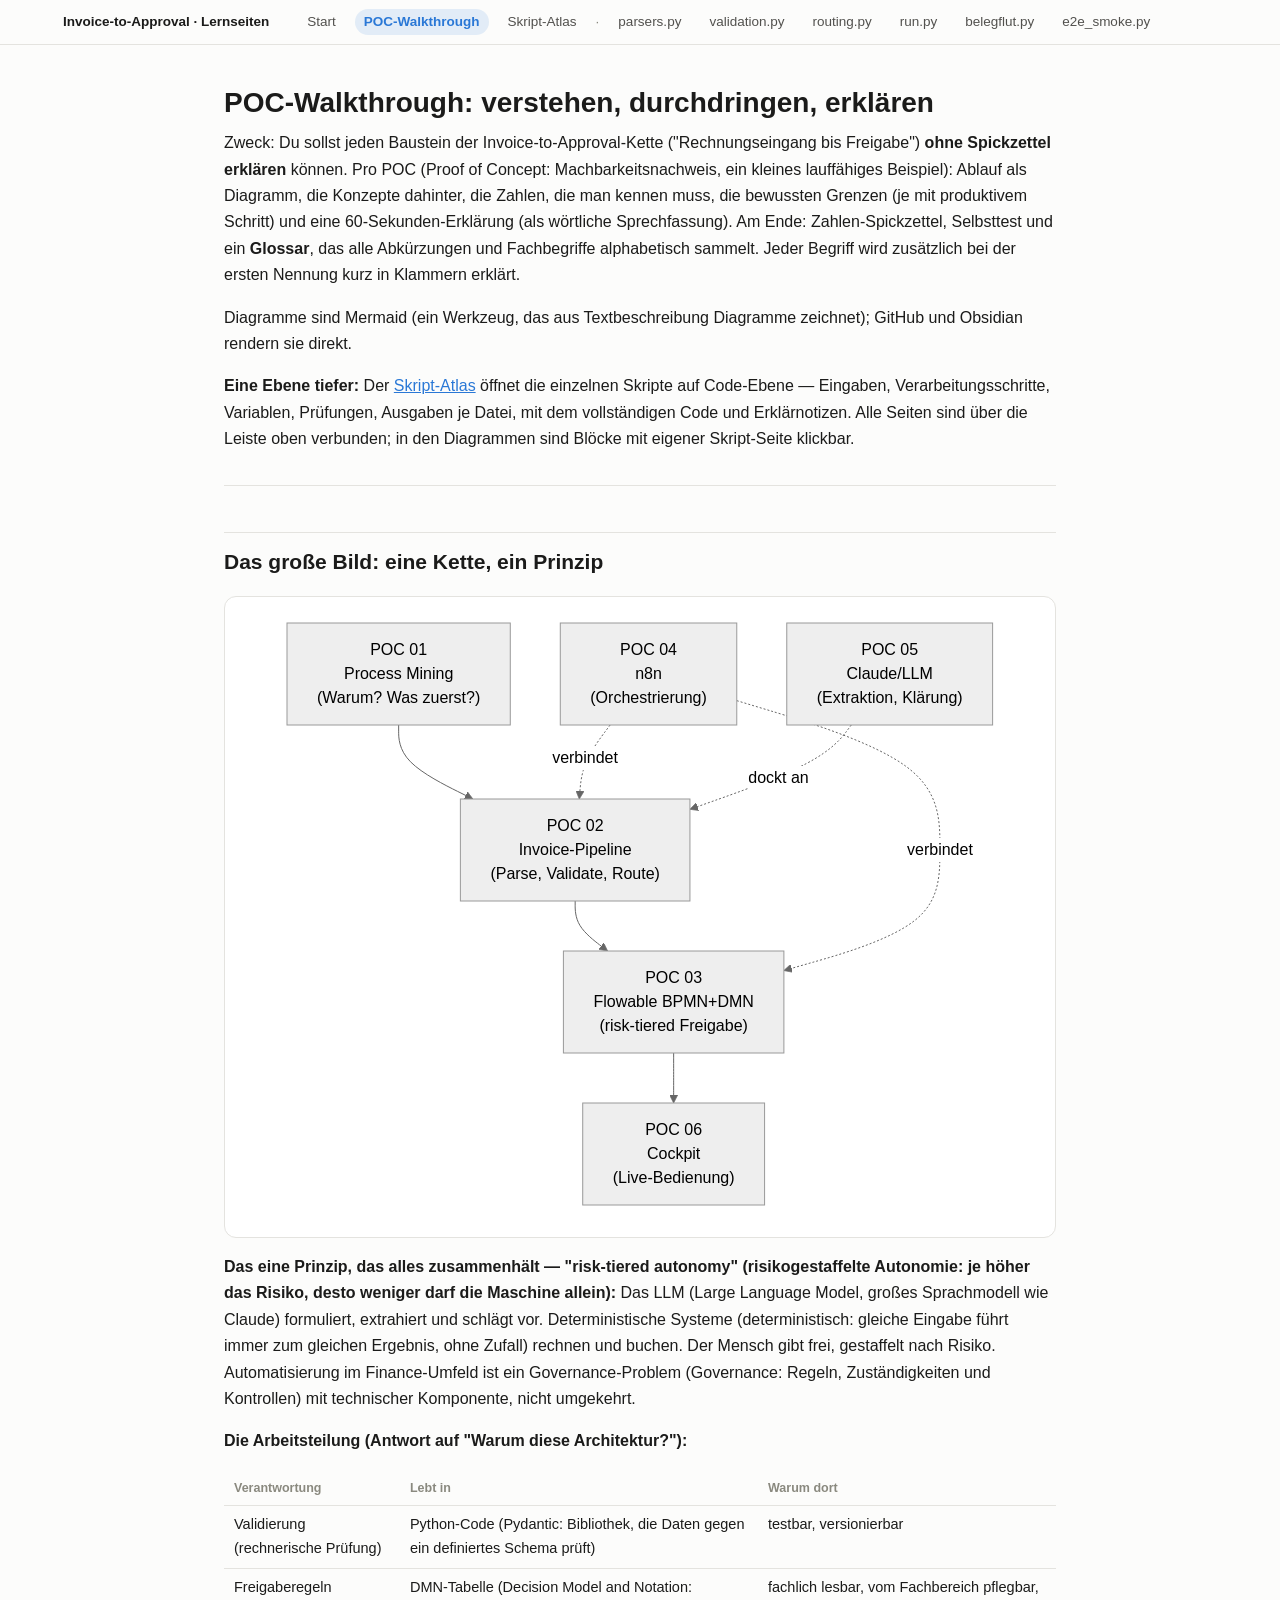
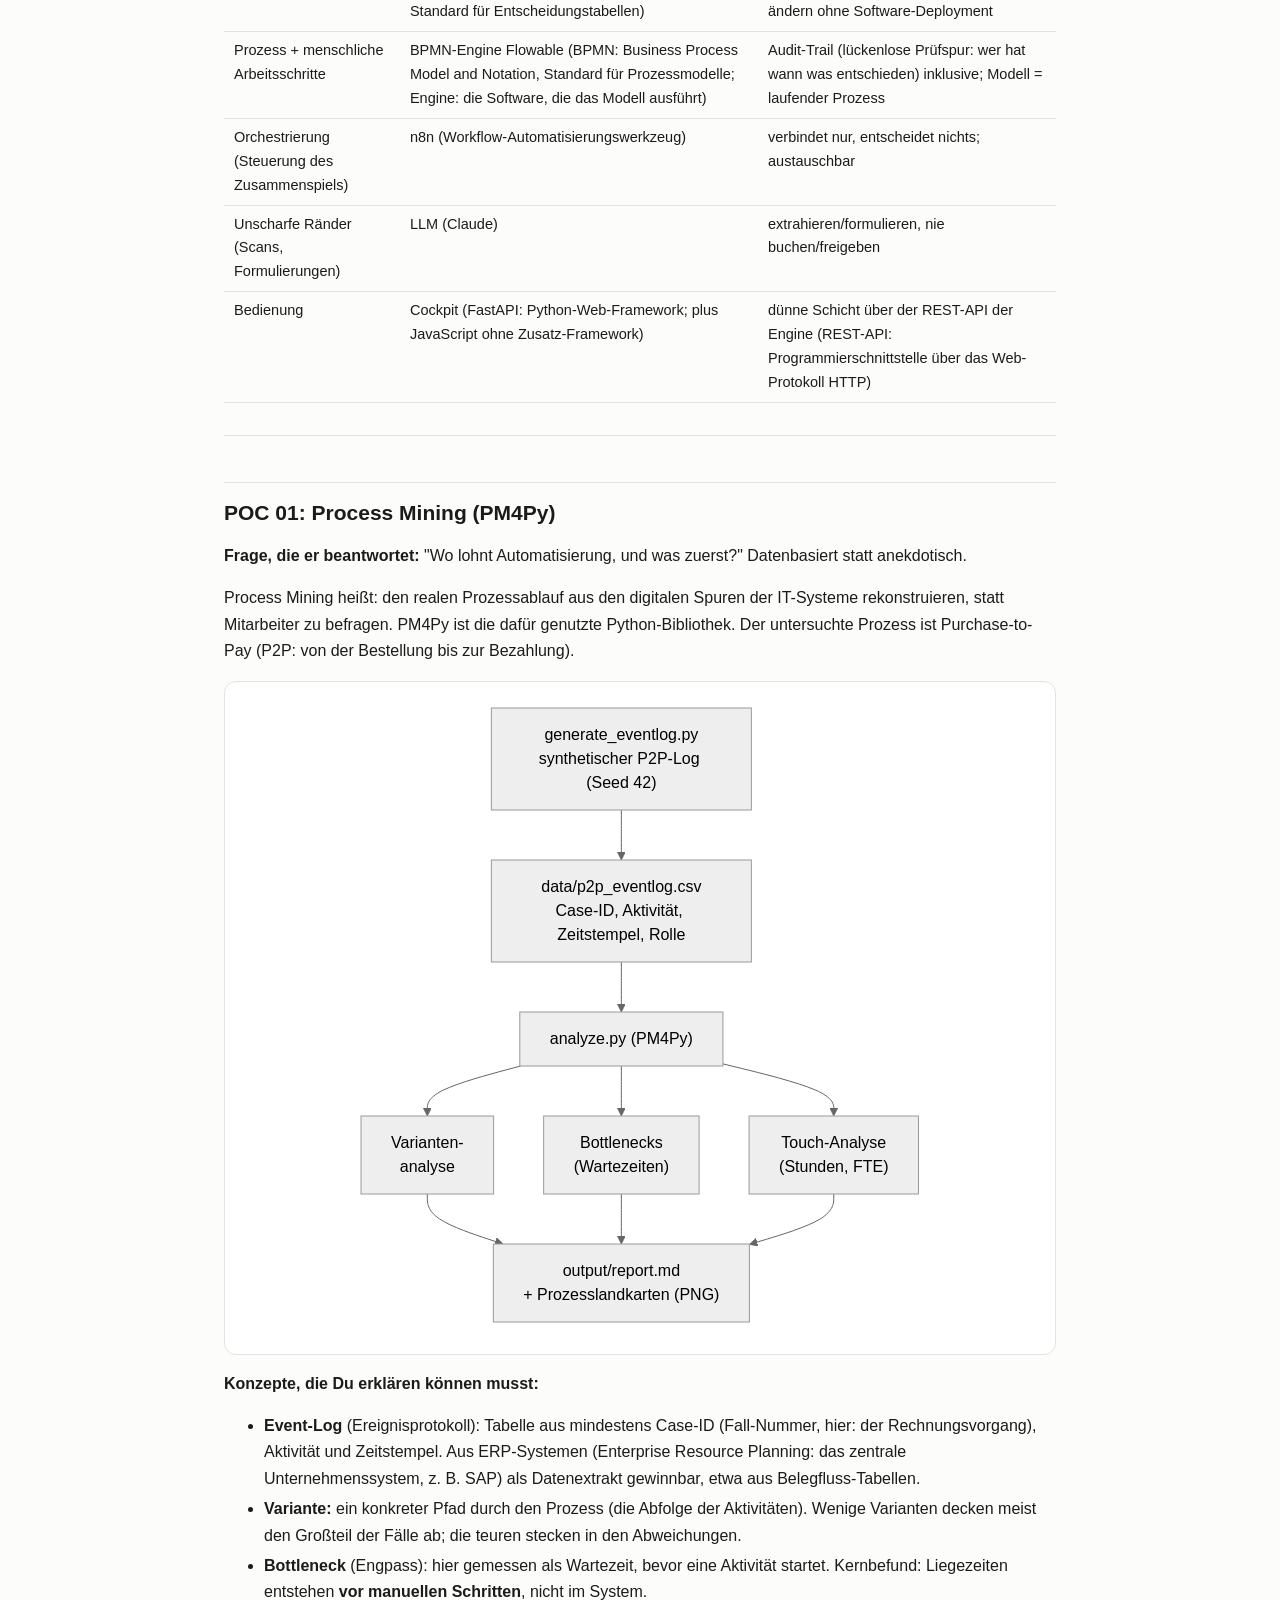
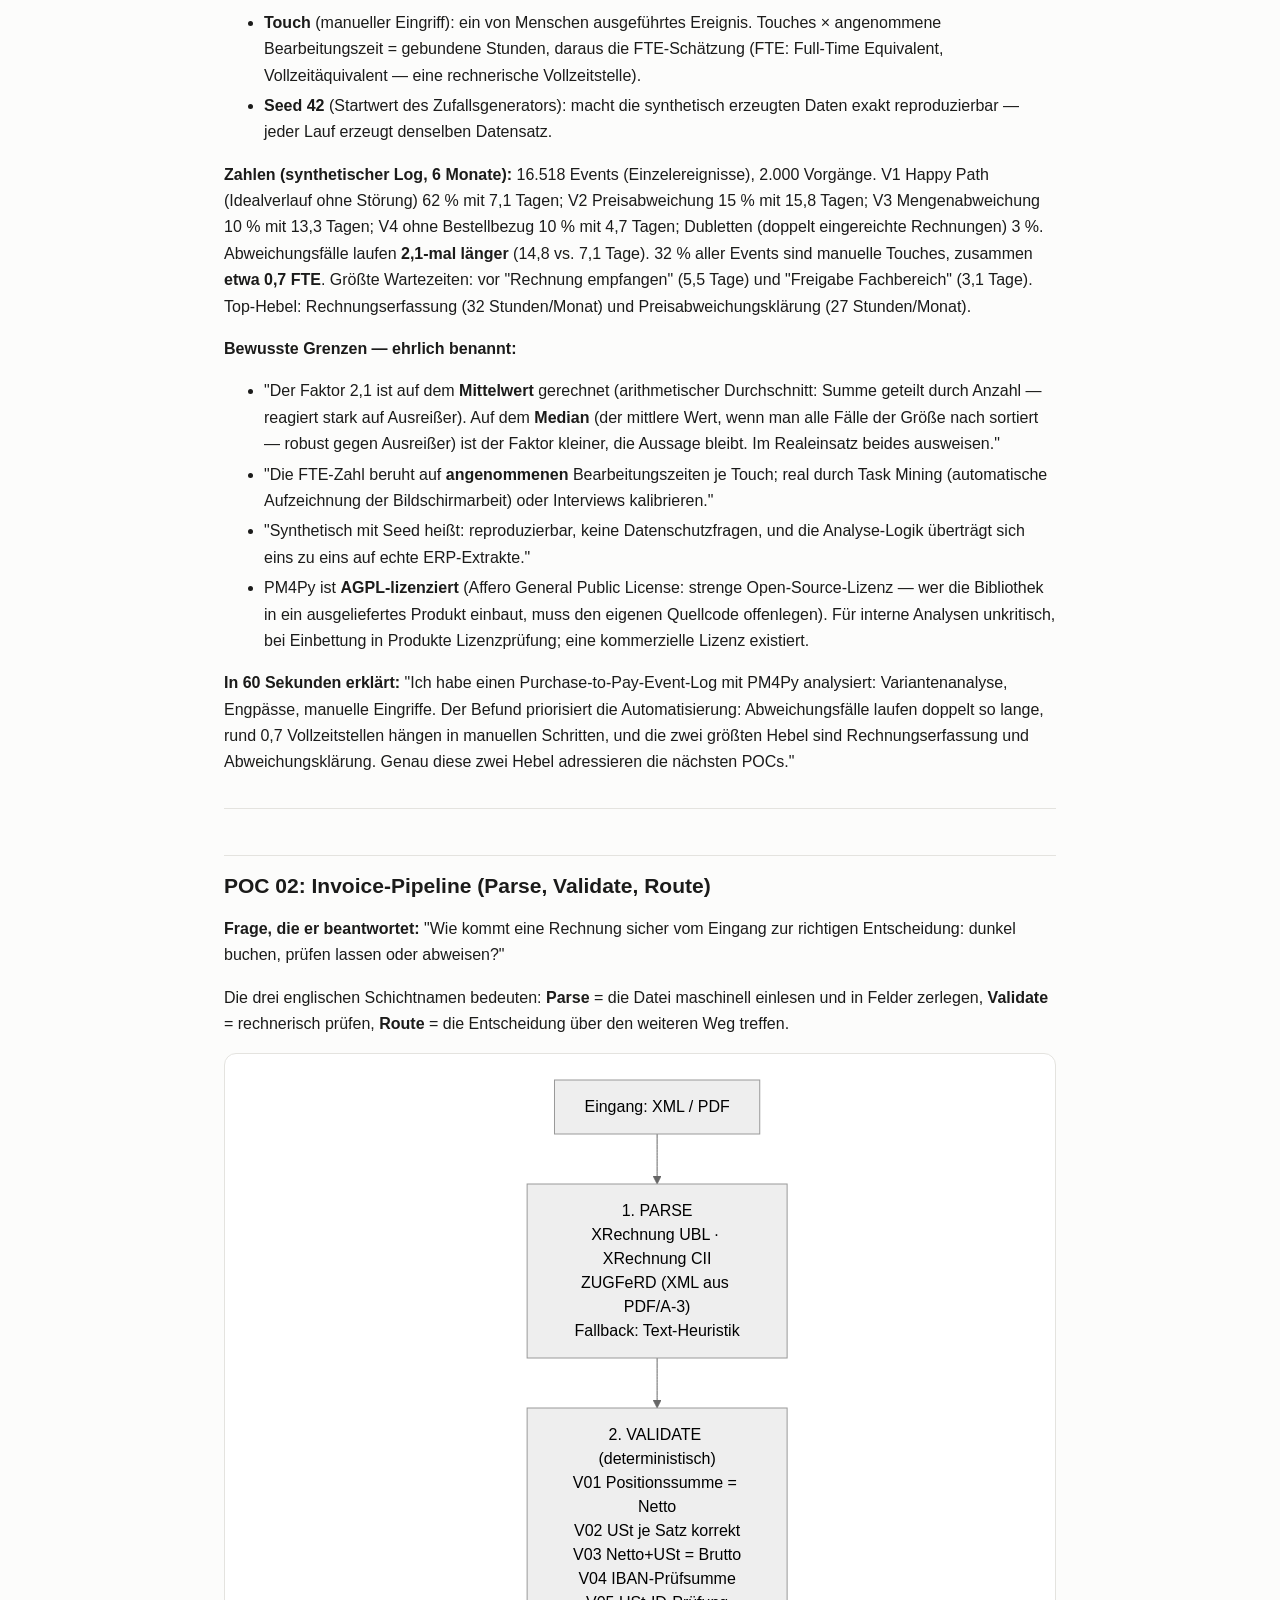
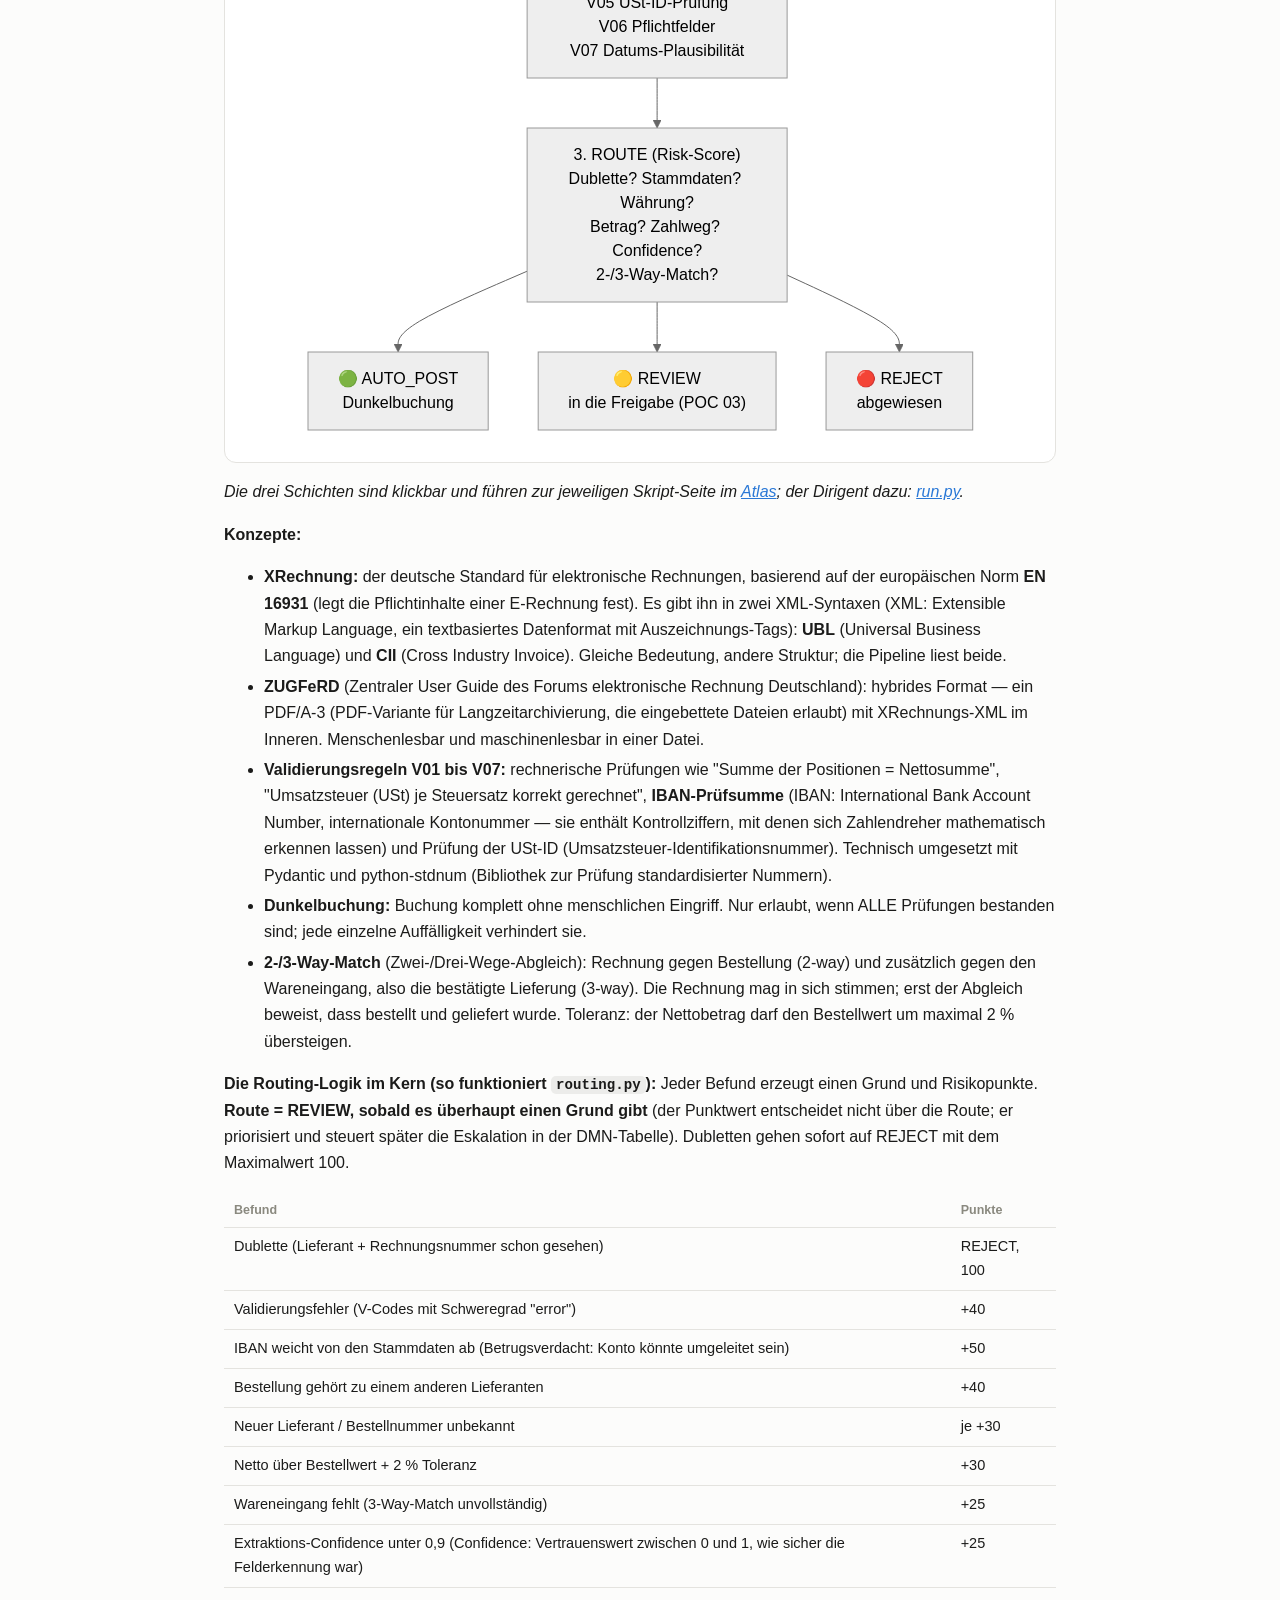
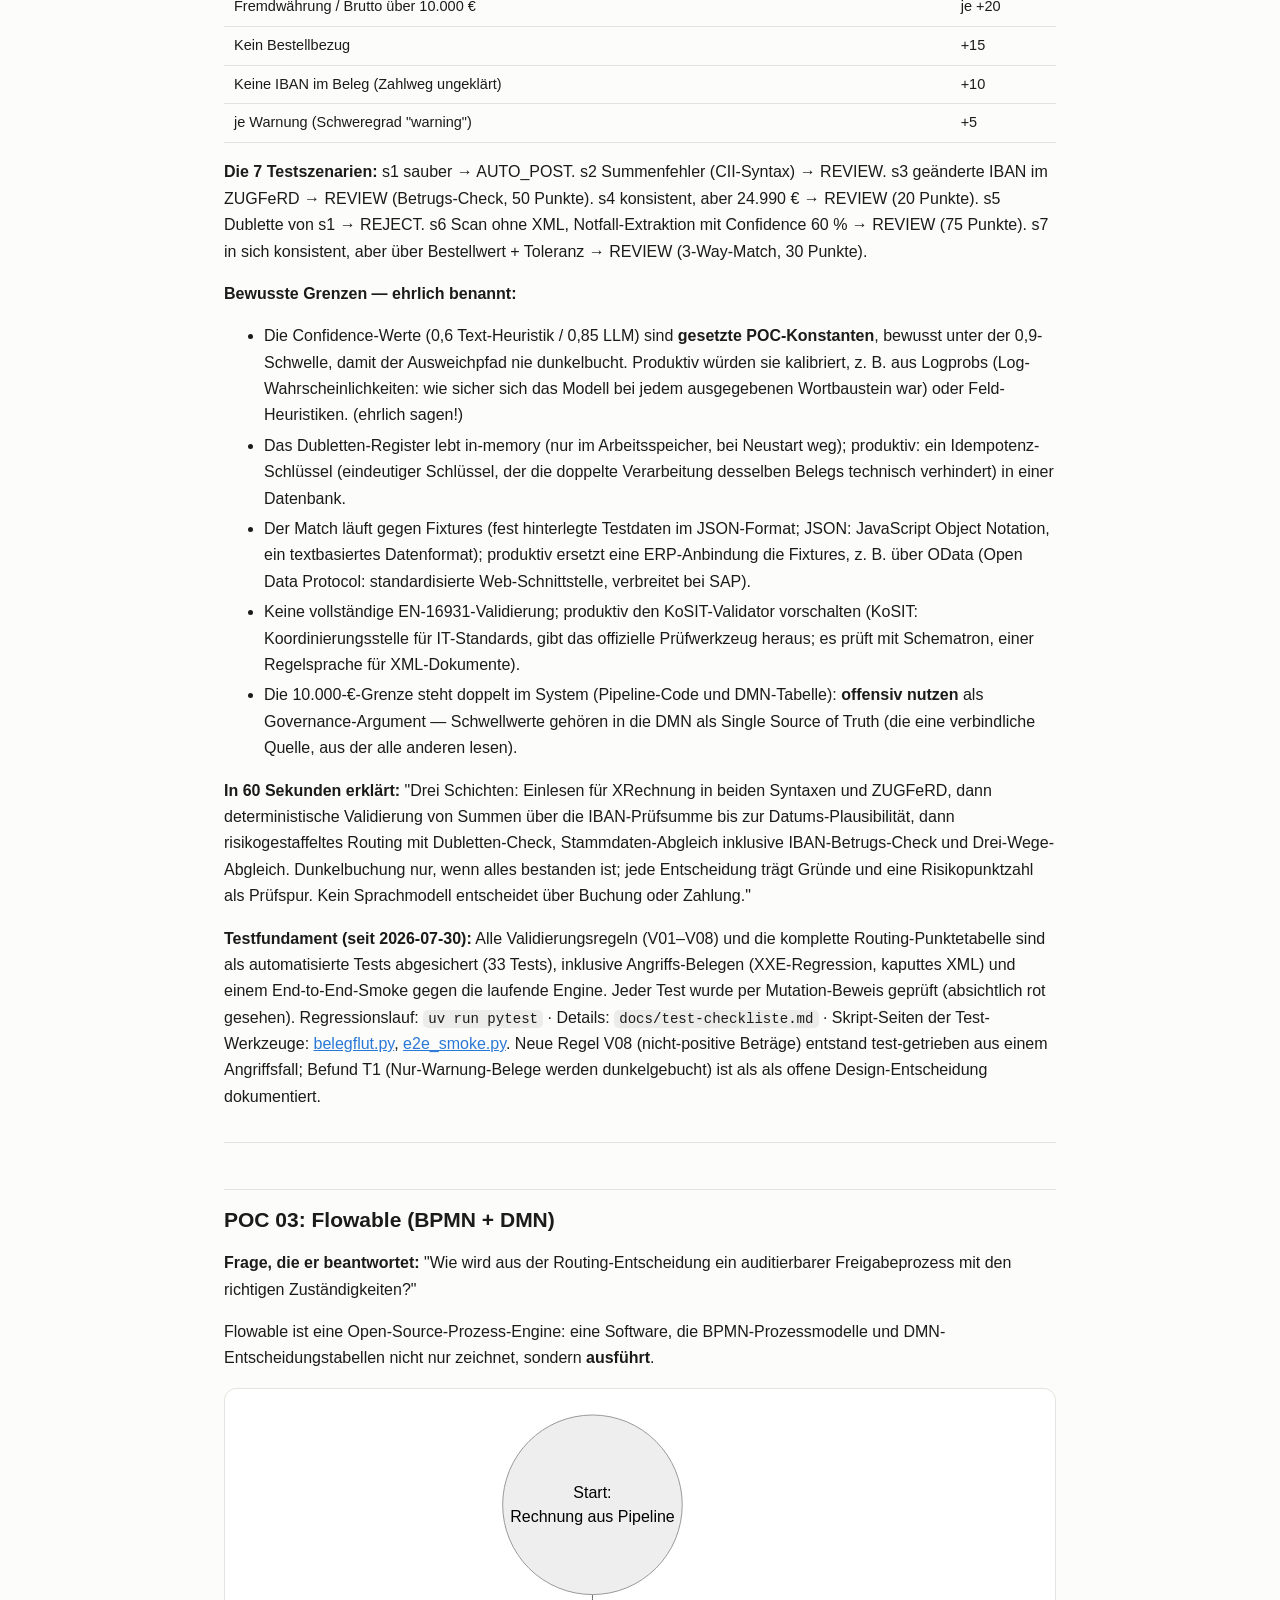
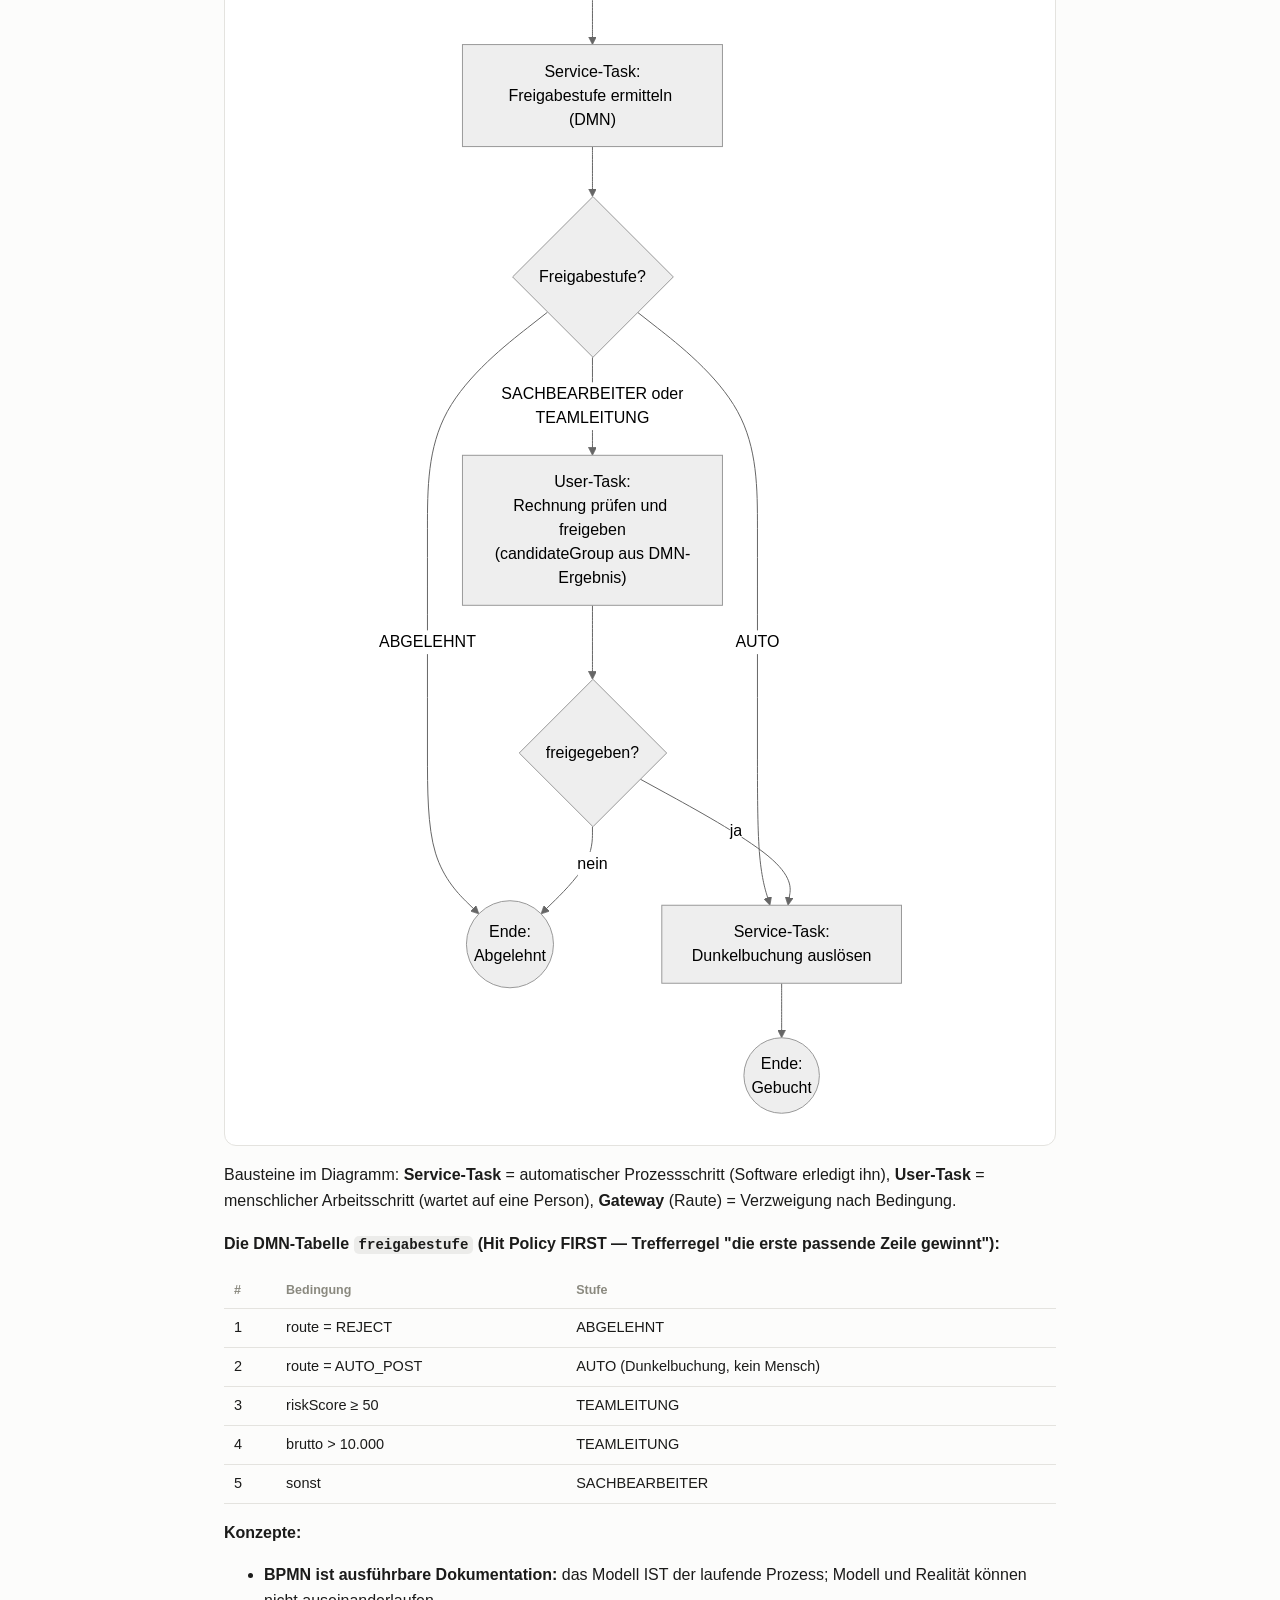
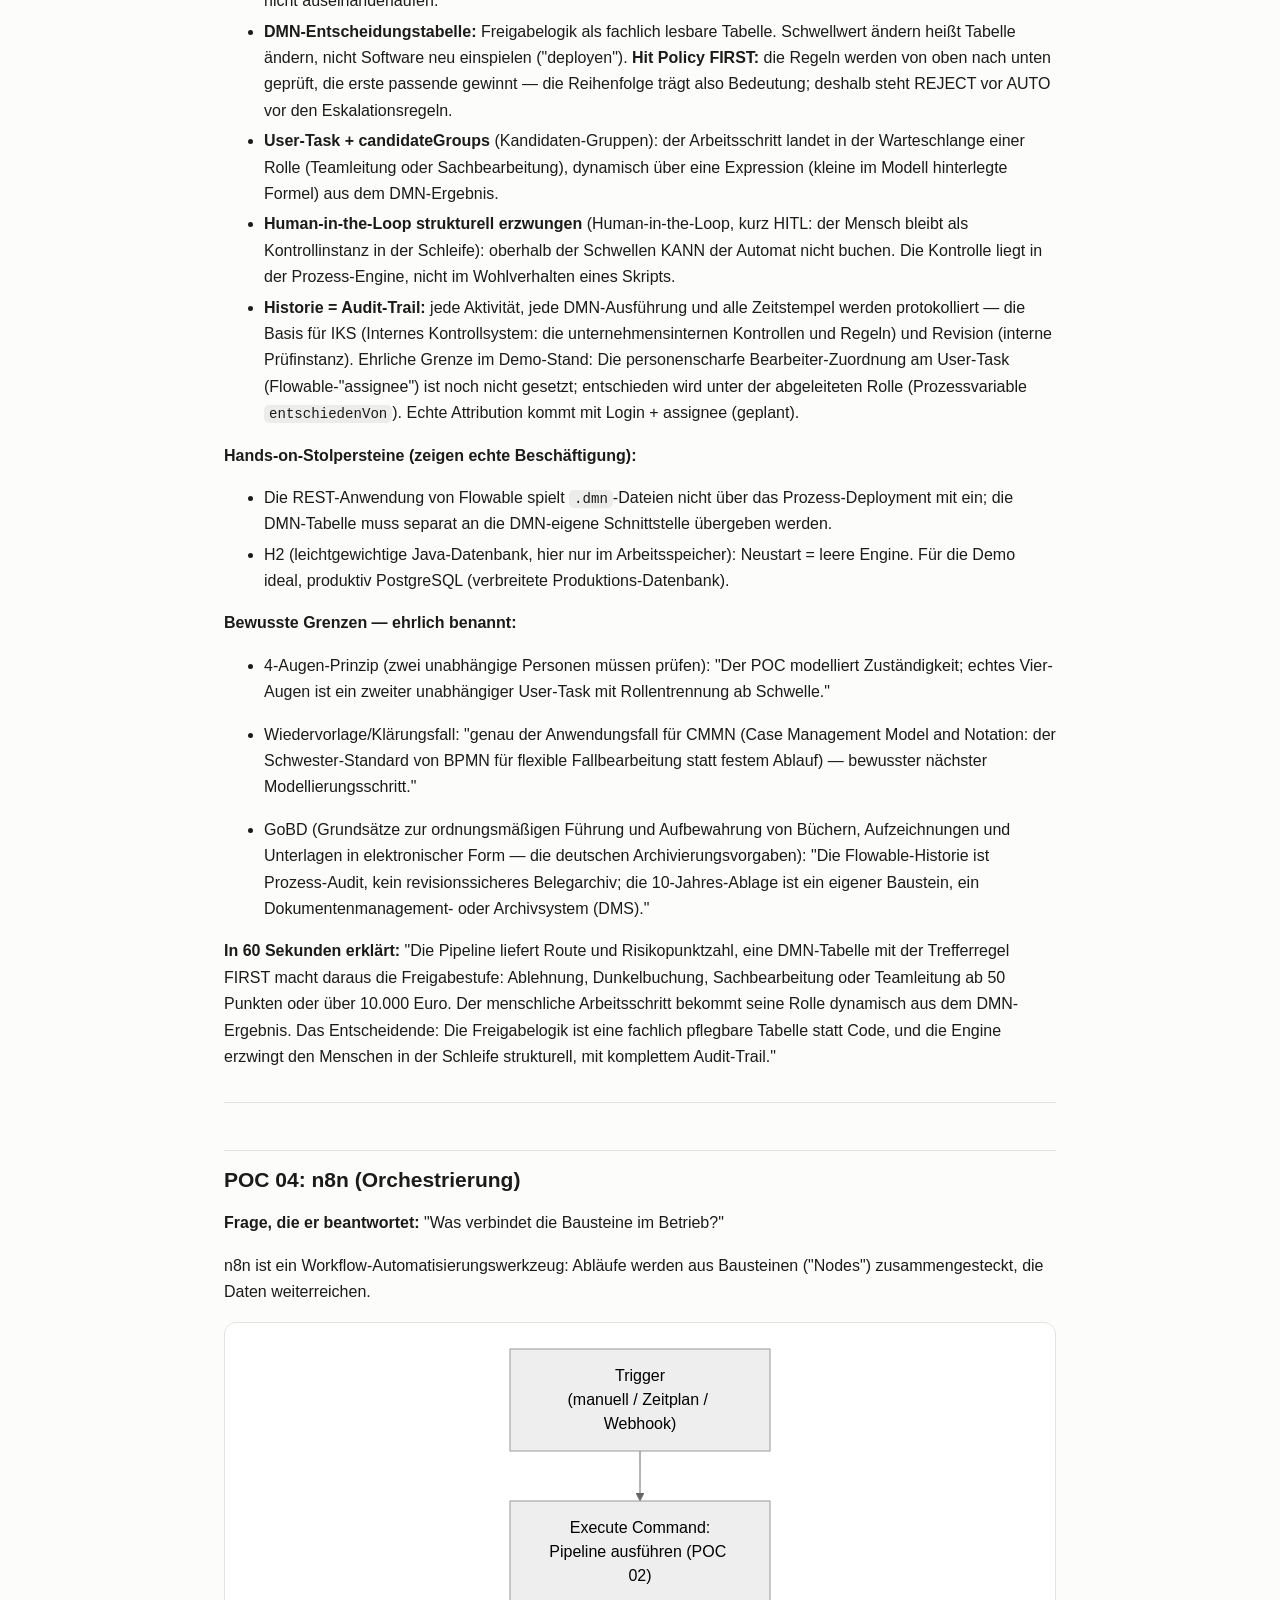
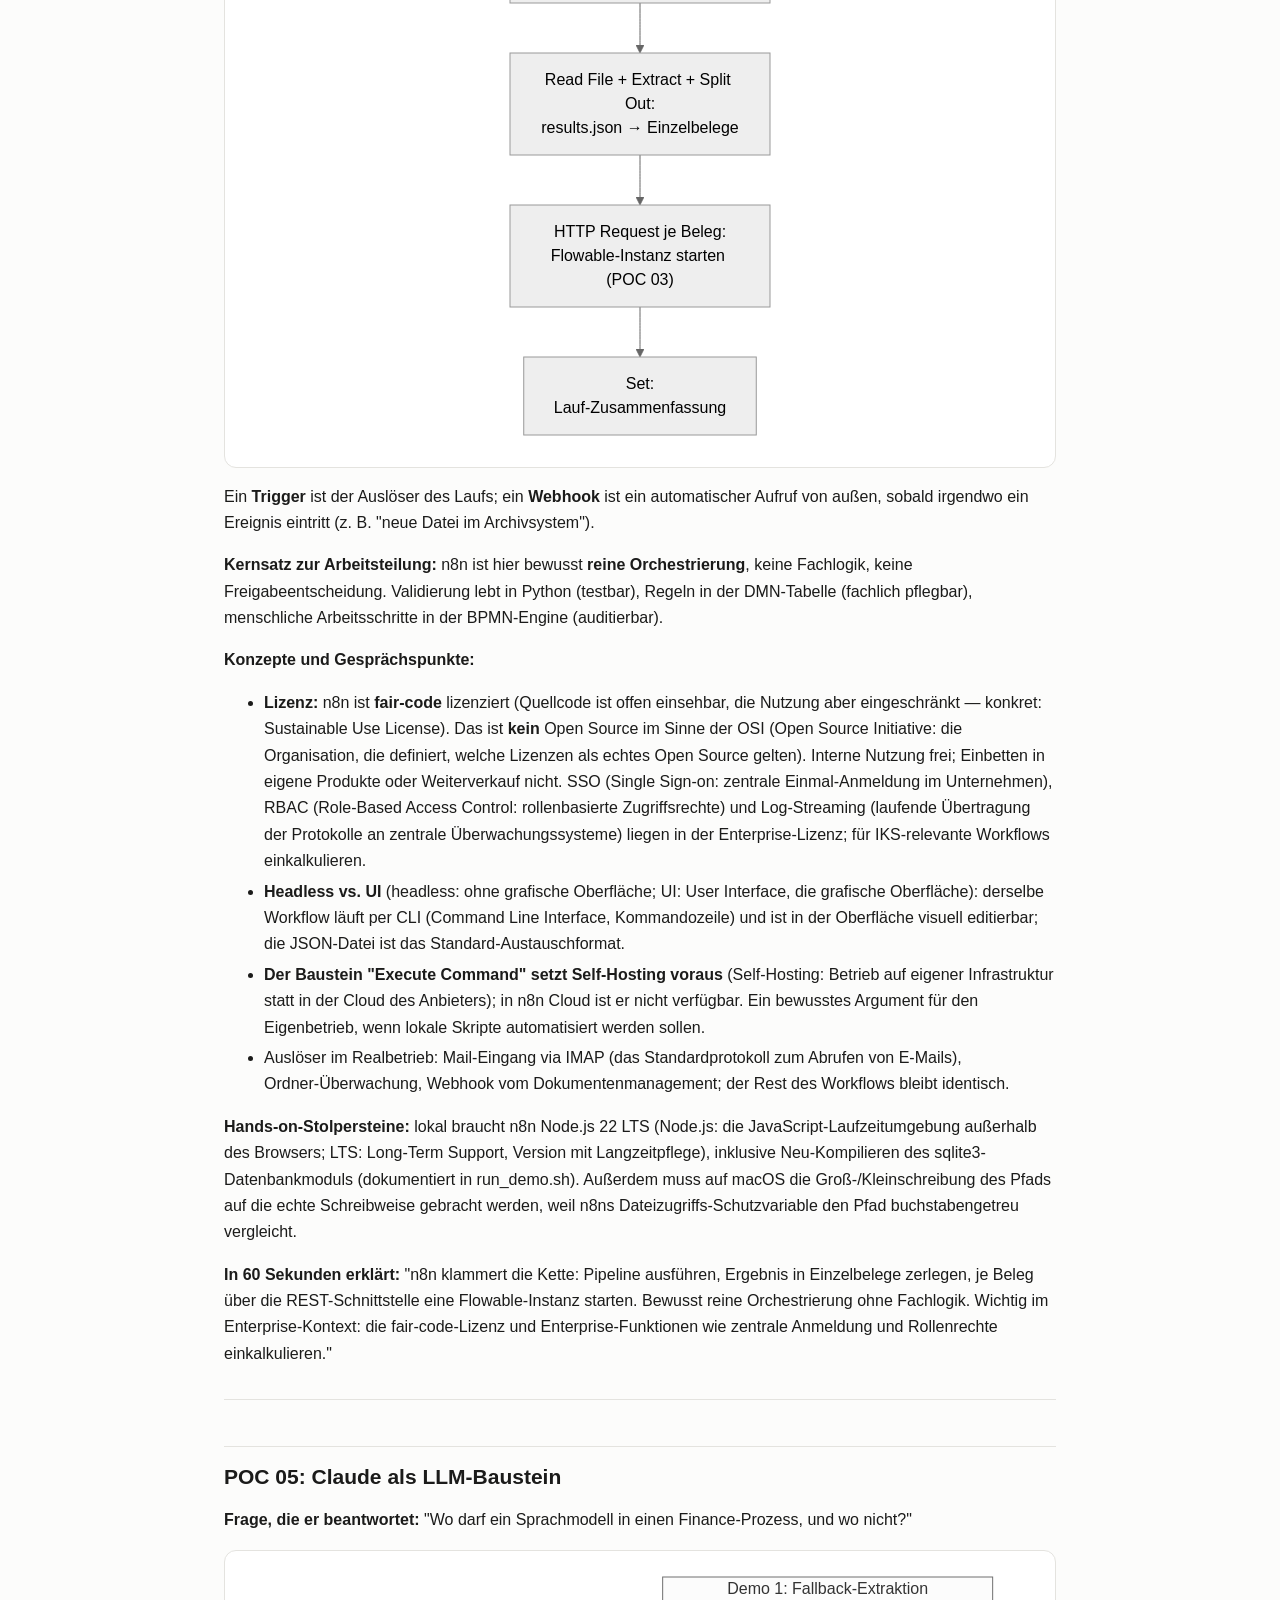
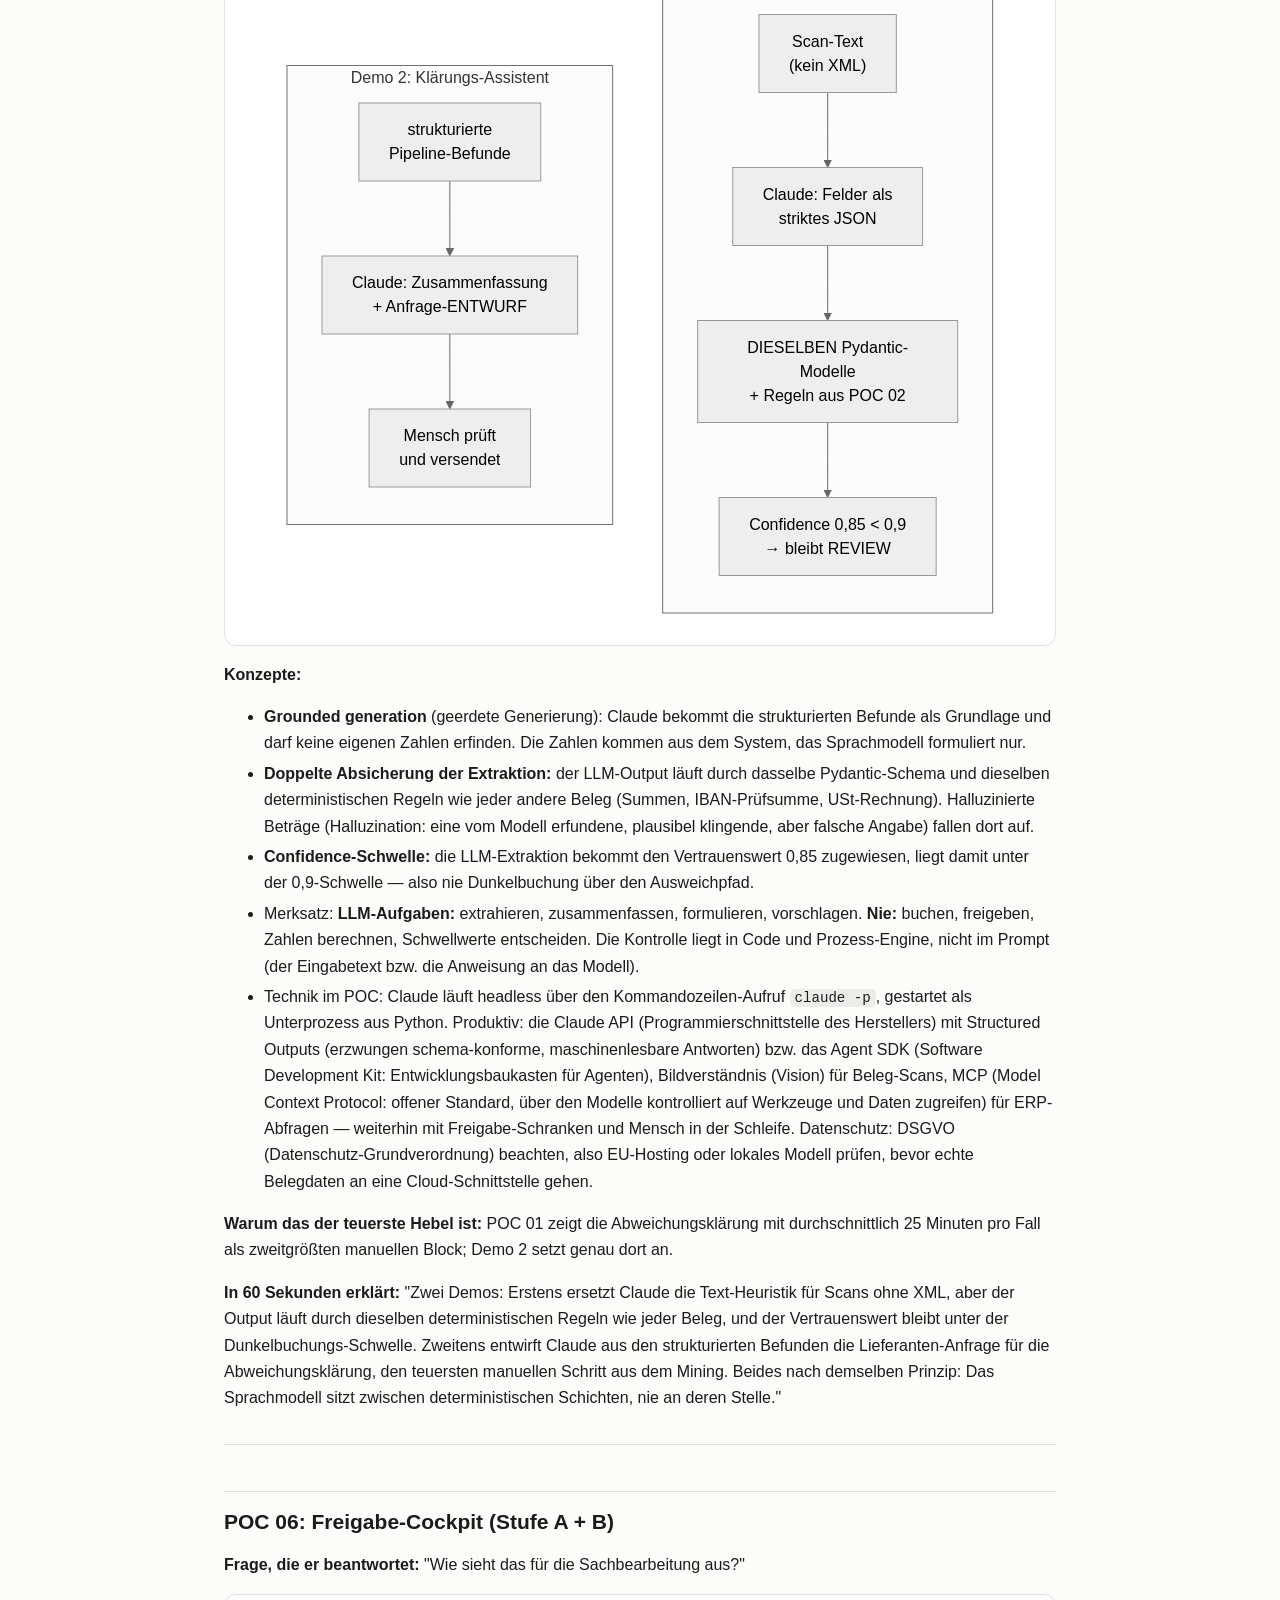
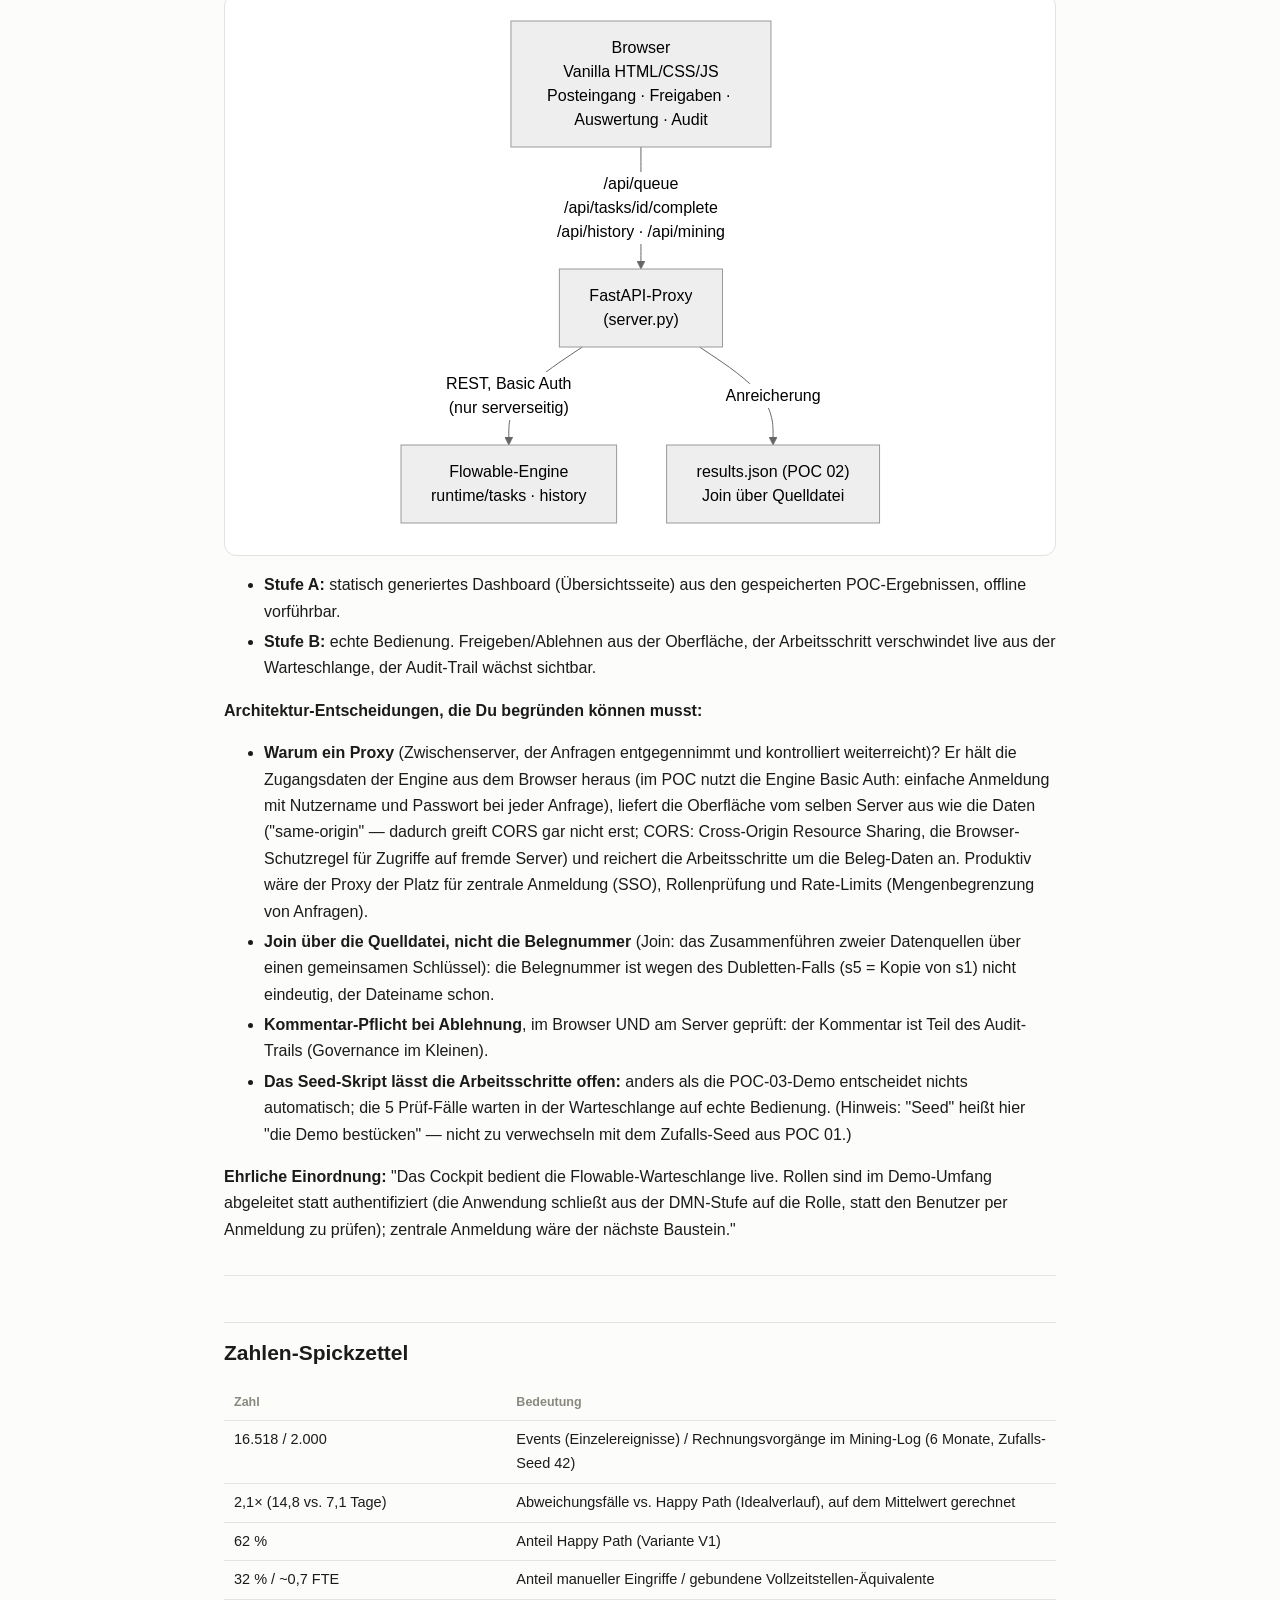
<file: docs/poc-walkthrough.html>
<!doctype html>
<html lang="de">
<head>
<meta charset="utf-8">
<meta name="viewport" content="width=device-width, initial-scale=1">
<title>POC-Walkthrough: verstehen, durchdringen, erklären</title>
<meta property="og:title" content="POC-Walkthrough: verstehen, durchdringen, erklären">
<meta property="og:description" content="Invoice-to-Approval: sechs verzahnte POCs für Rechnungsautomatisierung (Process Mining, E-Rechnung, BPMN/DMN, n8n, LLM mit Human-in-the-Loop), als selbst-erklärendes Lern-Portal.">
<meta property="og:type" content="website">
<meta property="og:url" content="https://janrummel.github.io/invoice-to-approval/poc-walkthrough.html">
<meta property="og:image" content="https://janrummel.github.io/invoice-to-approval/og-image.png">
<meta name="twitter:card" content="summary_large_image">
<link rel="icon" href="data:image/svg+xml,<svg xmlns=%22http://www.w3.org/2000/svg%22 viewBox=%220 0 100 100%22><text y=%22.9em%22 font-size=%2290%22>🧾</text></svg>">
<style>
  :root {
    color-scheme: light dark;
    --surface: #fcfcfb; --card: #ffffff; --line: #e4e3df;
    --ink: #1b1b1a; --ink-2: #52514e; --ink-3: #8a897f; --accent: #2a78d6;
  }
  @media (prefers-color-scheme: dark) {
    :root { --surface: #1a1a19; --card: #232322; --line: #3a3936;
             --ink: #f2f1ec; --ink-2: #c3c2b7; --ink-3: #8a897f; --accent: #3987e5; }
  }
  * { box-sizing: border-box; }
  body { margin: 0; background: var(--surface); color: var(--ink);
         font: 16px/1.65 -apple-system, "Segoe UI", Roboto, sans-serif; }
  .topnav { position: sticky; top: 0; z-index: 10; background: var(--surface);
    border-bottom: 1px solid var(--line); font-size: 13.5px; }
  .topnav .inner { max-width: 1220px; margin: 0 auto; padding: 9px 24px;
    display: flex; gap: 4px 10px; flex-wrap: wrap; align-items: center; }
  .topnav .brand { font-weight: 650; color: var(--ink); margin-right: 10px;
    text-decoration: none; }
  .topnav .brand:hover { color: var(--accent); background: transparent; }
  .topnav a { color: var(--ink-2); text-decoration: none; padding: 2px 9px;
    border-radius: 999px; }
  .topnav a:hover { background: color-mix(in oklab, var(--ink) 6%, transparent); }
  .topnav a.active { color: var(--accent); font-weight: 650;
    background: color-mix(in oklab, var(--accent) 12%, transparent); }
  .topnav .sep { color: var(--ink-3); }
  main { max-width: 880px; margin: 0 auto; padding: 40px 24px 80px; }
  h1 { font-size: 28px; line-height: 1.25; margin: 0 0 10px; }
  h2 { font-size: 21px; margin: 2.2em 0 .6em; padding-top: .6em;
        border-top: 1px solid var(--line); }
  h1 + p, h2 + p { margin-top: 0; }
  strong { font-weight: 650; }
  hr { border: 0; border-top: 1px solid var(--line); margin: 2em 0; }
  a { color: var(--accent); }
  code { font-family: ui-monospace, "SF Mono", Menlo, monospace; font-size: .88em;
         background: color-mix(in oklab, var(--ink) 7%, transparent);
         padding: 1px 5px; border-radius: 5px; }
  table { border-collapse: collapse; width: 100%; margin: 1em 0; font-size: 14.5px; }
  th { text-align: left; color: var(--ink-3); font-weight: 550; font-size: 12.5px; }
  th, td { padding: 7px 10px; border-bottom: 1px solid var(--line); vertical-align: top; }
  pre.mermaid { background: var(--card); border: 1px solid var(--line);
    border-radius: 12px; padding: 18px; text-align: center; overflow-x: auto; }
  pre.mermaid svg { max-width: none; } /* nicht herunterskalieren — Schrift bleibt lesbar */
  /* Syntax-Highlighting (Pygments) — hell/dunkel getrennt */
  pre { line-height: 125%; }
td.linenos .normal { color: inherit; background-color: transparent; padding-left: 5px; padding-right: 5px; }
span.linenos { color: inherit; background-color: transparent; padding-left: 5px; padding-right: 5px; }
td.linenos .special { color: #000000; background-color: #ffffc0; padding-left: 5px; padding-right: 5px; }
span.linenos.special { color: #000000; background-color: #ffffc0; padding-left: 5px; padding-right: 5px; }
.codehilite .hll { background-color: #ffffcc }
.codehilite { background: #f8f8f8; }
.codehilite .c { color: #3D7B7B; font-style: italic } /* Comment */
.codehilite .err { border: 1px solid #F00 } /* Error */
.codehilite .k { color: #008000; font-weight: bold } /* Keyword */
.codehilite .o { color: #666 } /* Operator */
.codehilite .ch { color: #3D7B7B; font-style: italic } /* Comment.Hashbang */
.codehilite .cm { color: #3D7B7B; font-style: italic } /* Comment.Multiline */
.codehilite .cp { color: #9C6500 } /* Comment.Preproc */
.codehilite .cpf { color: #3D7B7B; font-style: italic } /* Comment.PreprocFile */
.codehilite .c1 { color: #3D7B7B; font-style: italic } /* Comment.Single */
.codehilite .cs { color: #3D7B7B; font-style: italic } /* Comment.Special */
.codehilite .gd { color: #A00000 } /* Generic.Deleted */
.codehilite .ge { font-style: italic } /* Generic.Emph */
.codehilite .ges { font-weight: bold; font-style: italic } /* Generic.EmphStrong */
.codehilite .gr { color: #E40000 } /* Generic.Error */
.codehilite .gh { color: #000080; font-weight: bold } /* Generic.Heading */
.codehilite .gi { color: #008400 } /* Generic.Inserted */
.codehilite .go { color: #717171 } /* Generic.Output */
.codehilite .gp { color: #000080; font-weight: bold } /* Generic.Prompt */
.codehilite .gs { font-weight: bold } /* Generic.Strong */
.codehilite .gu { color: #800080; font-weight: bold } /* Generic.Subheading */
.codehilite .gt { color: #04D } /* Generic.Traceback */
.codehilite .kc { color: #008000; font-weight: bold } /* Keyword.Constant */
.codehilite .kd { color: #008000; font-weight: bold } /* Keyword.Declaration */
.codehilite .kn { color: #008000; font-weight: bold } /* Keyword.Namespace */
.codehilite .kp { color: #008000 } /* Keyword.Pseudo */
.codehilite .kr { color: #008000; font-weight: bold } /* Keyword.Reserved */
.codehilite .kt { color: #B00040 } /* Keyword.Type */
.codehilite .m { color: #666 } /* Literal.Number */
.codehilite .s { color: #BA2121 } /* Literal.String */
.codehilite .na { color: #687822 } /* Name.Attribute */
.codehilite .nb { color: #008000 } /* Name.Builtin */
.codehilite .nc { color: #00F; font-weight: bold } /* Name.Class */
.codehilite .no { color: #800 } /* Name.Constant */
.codehilite .nd { color: #A2F } /* Name.Decorator */
.codehilite .ni { color: #717171; font-weight: bold } /* Name.Entity */
.codehilite .ne { color: #CB3F38; font-weight: bold } /* Name.Exception */
.codehilite .nf { color: #00F } /* Name.Function */
.codehilite .nl { color: #767600 } /* Name.Label */
.codehilite .nn { color: #00F; font-weight: bold } /* Name.Namespace */
.codehilite .nt { color: #008000; font-weight: bold } /* Name.Tag */
.codehilite .nv { color: #19177C } /* Name.Variable */
.codehilite .ow { color: #A2F; font-weight: bold } /* Operator.Word */
.codehilite .w { color: #BBB } /* Text.Whitespace */
.codehilite .mb { color: #666 } /* Literal.Number.Bin */
.codehilite .mf { color: #666 } /* Literal.Number.Float */
.codehilite .mh { color: #666 } /* Literal.Number.Hex */
.codehilite .mi { color: #666 } /* Literal.Number.Integer */
.codehilite .mo { color: #666 } /* Literal.Number.Oct */
.codehilite .sa { color: #BA2121 } /* Literal.String.Affix */
.codehilite .sb { color: #BA2121 } /* Literal.String.Backtick */
.codehilite .sc { color: #BA2121 } /* Literal.String.Char */
.codehilite .dl { color: #BA2121 } /* Literal.String.Delimiter */
.codehilite .sd { color: #BA2121; font-style: italic } /* Literal.String.Doc */
.codehilite .s2 { color: #BA2121 } /* Literal.String.Double */
.codehilite .se { color: #AA5D1F; font-weight: bold } /* Literal.String.Escape */
.codehilite .sh { color: #BA2121 } /* Literal.String.Heredoc */
.codehilite .si { color: #A45A77; font-weight: bold } /* Literal.String.Interpol */
.codehilite .sx { color: #008000 } /* Literal.String.Other */
.codehilite .sr { color: #A45A77 } /* Literal.String.Regex */
.codehilite .s1 { color: #BA2121 } /* Literal.String.Single */
.codehilite .ss { color: #19177C } /* Literal.String.Symbol */
.codehilite .bp { color: #008000 } /* Name.Builtin.Pseudo */
.codehilite .fm { color: #00F } /* Name.Function.Magic */
.codehilite .vc { color: #19177C } /* Name.Variable.Class */
.codehilite .vg { color: #19177C } /* Name.Variable.Global */
.codehilite .vi { color: #19177C } /* Name.Variable.Instance */
.codehilite .vm { color: #19177C } /* Name.Variable.Magic */
.codehilite .il { color: #666 } /* Literal.Number.Integer.Long */
  @media (prefers-color-scheme: dark) { pre { line-height: 125%; }
td.linenos .normal { color: inherit; background-color: transparent; padding-left: 5px; padding-right: 5px; }
span.linenos { color: inherit; background-color: transparent; padding-left: 5px; padding-right: 5px; }
td.linenos .special { color: #000000; background-color: #ffffc0; padding-left: 5px; padding-right: 5px; }
span.linenos.special { color: #000000; background-color: #ffffc0; padding-left: 5px; padding-right: 5px; }
.codehilite .hll { background-color: #49483e }
.codehilite { background: #272822; color: #F8F8F2 }
.codehilite .c { color: #959077 } /* Comment */
.codehilite .err { color: #ED007E; background-color: #1E0010 } /* Error */
.codehilite .esc { color: #F8F8F2 } /* Escape */
.codehilite .g { color: #F8F8F2 } /* Generic */
.codehilite .k { color: #66D9EF } /* Keyword */
.codehilite .l { color: #AE81FF } /* Literal */
.codehilite .n { color: #F8F8F2 } /* Name */
.codehilite .o { color: #FF4689 } /* Operator */
.codehilite .x { color: #F8F8F2 } /* Other */
.codehilite .p { color: #F8F8F2 } /* Punctuation */
.codehilite .ch { color: #959077 } /* Comment.Hashbang */
.codehilite .cm { color: #959077 } /* Comment.Multiline */
.codehilite .cp { color: #959077 } /* Comment.Preproc */
.codehilite .cpf { color: #959077 } /* Comment.PreprocFile */
.codehilite .c1 { color: #959077 } /* Comment.Single */
.codehilite .cs { color: #959077 } /* Comment.Special */
.codehilite .gd { color: #FF4689 } /* Generic.Deleted */
.codehilite .ge { color: #F8F8F2; font-style: italic } /* Generic.Emph */
.codehilite .ges { color: #F8F8F2; font-weight: bold; font-style: italic } /* Generic.EmphStrong */
.codehilite .gr { color: #F8F8F2 } /* Generic.Error */
.codehilite .gh { color: #F8F8F2 } /* Generic.Heading */
.codehilite .gi { color: #A6E22E } /* Generic.Inserted */
.codehilite .go { color: #66D9EF } /* Generic.Output */
.codehilite .gp { color: #FF4689; font-weight: bold } /* Generic.Prompt */
.codehilite .gs { color: #F8F8F2; font-weight: bold } /* Generic.Strong */
.codehilite .gu { color: #959077 } /* Generic.Subheading */
.codehilite .gt { color: #F8F8F2 } /* Generic.Traceback */
.codehilite .kc { color: #66D9EF } /* Keyword.Constant */
.codehilite .kd { color: #66D9EF } /* Keyword.Declaration */
.codehilite .kn { color: #FF4689 } /* Keyword.Namespace */
.codehilite .kp { color: #66D9EF } /* Keyword.Pseudo */
.codehilite .kr { color: #66D9EF } /* Keyword.Reserved */
.codehilite .kt { color: #66D9EF } /* Keyword.Type */
.codehilite .ld { color: #E6DB74 } /* Literal.Date */
.codehilite .m { color: #AE81FF } /* Literal.Number */
.codehilite .s { color: #E6DB74 } /* Literal.String */
.codehilite .na { color: #A6E22E } /* Name.Attribute */
.codehilite .nb { color: #F8F8F2 } /* Name.Builtin */
.codehilite .nc { color: #A6E22E } /* Name.Class */
.codehilite .no { color: #66D9EF } /* Name.Constant */
.codehilite .nd { color: #A6E22E } /* Name.Decorator */
.codehilite .ni { color: #F8F8F2 } /* Name.Entity */
.codehilite .ne { color: #A6E22E } /* Name.Exception */
.codehilite .nf { color: #A6E22E } /* Name.Function */
.codehilite .nl { color: #F8F8F2 } /* Name.Label */
.codehilite .nn { color: #F8F8F2 } /* Name.Namespace */
.codehilite .nx { color: #A6E22E } /* Name.Other */
.codehilite .py { color: #F8F8F2 } /* Name.Property */
.codehilite .nt { color: #FF4689 } /* Name.Tag */
.codehilite .nv { color: #F8F8F2 } /* Name.Variable */
.codehilite .ow { color: #FF4689 } /* Operator.Word */
.codehilite .pm { color: #F8F8F2 } /* Punctuation.Marker */
.codehilite .w { color: #F8F8F2 } /* Text.Whitespace */
.codehilite .mb { color: #AE81FF } /* Literal.Number.Bin */
.codehilite .mf { color: #AE81FF } /* Literal.Number.Float */
.codehilite .mh { color: #AE81FF } /* Literal.Number.Hex */
.codehilite .mi { color: #AE81FF } /* Literal.Number.Integer */
.codehilite .mo { color: #AE81FF } /* Literal.Number.Oct */
.codehilite .sa { color: #E6DB74 } /* Literal.String.Affix */
.codehilite .sb { color: #E6DB74 } /* Literal.String.Backtick */
.codehilite .sc { color: #E6DB74 } /* Literal.String.Char */
.codehilite .dl { color: #E6DB74 } /* Literal.String.Delimiter */
.codehilite .sd { color: #E6DB74 } /* Literal.String.Doc */
.codehilite .s2 { color: #E6DB74 } /* Literal.String.Double */
.codehilite .se { color: #AE81FF } /* Literal.String.Escape */
.codehilite .sh { color: #E6DB74 } /* Literal.String.Heredoc */
.codehilite .si { color: #E6DB74 } /* Literal.String.Interpol */
.codehilite .sx { color: #E6DB74 } /* Literal.String.Other */
.codehilite .sr { color: #E6DB74 } /* Literal.String.Regex */
.codehilite .s1 { color: #E6DB74 } /* Literal.String.Single */
.codehilite .ss { color: #E6DB74 } /* Literal.String.Symbol */
.codehilite .bp { color: #F8F8F2 } /* Name.Builtin.Pseudo */
.codehilite .fm { color: #A6E22E } /* Name.Function.Magic */
.codehilite .vc { color: #F8F8F2 } /* Name.Variable.Class */
.codehilite .vg { color: #F8F8F2 } /* Name.Variable.Global */
.codehilite .vi { color: #F8F8F2 } /* Name.Variable.Instance */
.codehilite .vm { color: #F8F8F2 } /* Name.Variable.Magic */
.codehilite .il { color: #AE81FF } /* Literal.Number.Integer.Long */ }
  .codehilite { border: 1px solid var(--line); border-radius: 10px;
    overflow-x: auto; margin: 0 0 8px; }
  .codehilite pre { margin: 0; padding: 12px 16px;
    font: 13px/1.55 ui-monospace, "SF Mono", Menlo, monospace; }
  .codehilite code { background: transparent; padding: 0; } /* Inline-code-Stil neutralisieren */
  /* Farb-Labels: verbinden Code-Abschnitte mit den Diagramm-Blöcken */
  .codeblock-label { display: inline-block; font-size: 12.5px; font-weight: 600;
    padding: 3px 12px; margin: 16px 0 0; border-radius: 8px 8px 0 0;
    background: color-mix(in oklab, var(--ink) 6%, transparent);
    color: var(--ink-2); border-left: 4px solid var(--ink-3); }
  .codeblock-label + .codehilite { border-top-left-radius: 0; }
  .codeblock-label[data-tone="blau"] { border-left-color: #2a78d6; }
  .codeblock-label[data-tone="rot"] { border-left-color: #d03b3b; }
  .codeblock-label[data-tone="gelb"] { border-left-color: #fab219; }
  .codeblock-label[data-tone="gruen"] { border-left-color: #0ca30c; }
  .codeblock-label[data-tone="blau"] + .codehilite { border-left: 4px solid #2a78d6; }
  .codeblock-label[data-tone="rot"] + .codehilite { border-left: 4px solid #d03b3b; }
  .codeblock-label[data-tone="gelb"] + .codehilite { border-left: 4px solid #fab219; }
  .codeblock-label[data-tone="gruen"] + .codehilite { border-left: 4px solid #0ca30c; }
  /* Zweispaltige Code-Ansicht: Code links, Erklärnotizen rechts daneben.
     Bricht aus der Textspalte aus (breiter als main), damit der Code Platz hat. */
  .code-row { display: grid; grid-template-columns: minmax(0, 1fr) 320px;
    gap: 0 20px; align-items: start; margin: 16px 0 8px;
    width: min(1220px, calc(100vw - 48px));
    position: relative; left: 50%; transform: translateX(-50%); }
  .code-row .codeblock-label { margin-top: 0; }
  .code-notes { font-size: 13.5px; color: var(--ink-2); line-height: 1.55;
    padding: 30px 0 0 14px; border-left: 1px solid var(--line); }
  .code-notes ul { margin: 0; padding-left: 16px; }
  .code-notes li { margin: 0 0 9px; }
  .code-notes code { font-size: .85em; }
  @media (max-width: 1000px) {
    .code-row { grid-template-columns: 1fr; width: auto; left: 0; transform: none; }
    .code-notes { padding: 6px 0 0; border-left: 0; }
  }
  details { background: var(--card); border: 1px solid var(--line);
    border-radius: 10px; padding: 10px 16px; margin: 10px 0; }
  details summary { cursor: pointer; font-weight: 550; }
  details[open] summary { margin-bottom: 6px; color: var(--accent); }
  blockquote { border-left: 3px solid var(--accent); margin: 1em 0;
    padding: 2px 0 2px 14px; color: var(--ink-2); }
  li { margin: .25em 0; }
  .pagenav { display: flex; justify-content: space-between; align-items: center;
    gap: 12px; margin-top: 48px; padding-top: 18px;
    border-top: 1px solid var(--line); font-size: 14px; }
  .pagenav a { color: var(--accent); text-decoration: none; font-weight: 600; }
  .pagenav .pos { color: var(--ink-3); font-size: 12.5px; }
  @media print {
    body { background: #fff; color: #000; font-size: 12px; }
    .topnav { display: none; }
    .code-row { width: auto; left: 0; transform: none; }
    details { break-inside: avoid; } details:not([open]) summary ~ * { display: block; }
    pre.mermaid { break-inside: avoid; border: 1px solid #ccc; }
    h2 { break-after: avoid; }
  }
</style>
</head>
<body>
<nav class="topnav"><div class="inner"><a class="brand" href="index.html">Invoice-to-Approval · Lernseiten</a><a href="index.html">Start</a><a href="poc-walkthrough.html" class="active">POC-Walkthrough</a><a href="skript-atlas.html">Skript-Atlas</a><span class="sep" aria-hidden="true">·</span><a href="atlas-parsers.html">parsers.py</a><a href="atlas-validation.html">validation.py</a><a href="atlas-routing.html">routing.py</a><a href="atlas-run.html">run.py</a><a href="atlas-belegflut.html">belegflut.py</a><a href="atlas-e2e-smoke.html">e2e_smoke.py</a></div></nav>
<main>
<h1>POC-Walkthrough: verstehen, durchdringen, erklären</h1>
<p>Zweck: Du sollst jeden Baustein der Invoice-to-Approval-Kette ("Rechnungseingang
bis Freigabe") <strong>ohne Spickzettel erklären</strong> können. Pro POC (Proof of Concept:
Machbarkeitsnachweis, ein kleines lauffähiges Beispiel): Ablauf als Diagramm,
die Konzepte dahinter, die Zahlen, die man kennen muss, die bewussten Grenzen
(je mit produktivem Schritt) und eine 60-Sekunden-Erklärung (als wörtliche Sprechfassung). Am Ende: Zahlen-Spickzettel,
Selbsttest und ein <strong>Glossar</strong>, das alle Abkürzungen und Fachbegriffe
alphabetisch sammelt. Jeder Begriff wird zusätzlich bei der ersten Nennung kurz
in Klammern erklärt.</p>
<p>Diagramme sind Mermaid (ein Werkzeug, das aus Textbeschreibung Diagramme
zeichnet); GitHub und Obsidian rendern sie direkt.</p>
<p><strong>Eine Ebene tiefer:</strong> Der <a href="skript-atlas.html">Skript-Atlas</a> öffnet die
einzelnen Skripte auf Code-Ebene — Eingaben, Verarbeitungsschritte, Variablen,
Prüfungen, Ausgaben je Datei, mit dem vollständigen Code und Erklärnotizen.
Alle Seiten sind über die Leiste oben verbunden; in den Diagrammen sind
Blöcke mit eigener Skript-Seite klickbar.</p>
<hr />
<h2>Das große Bild: eine Kette, ein Prinzip</h2>
<pre class="mermaid">flowchart TD
    A["POC 01<br/>Process Mining<br/>(Warum? Was zuerst?)"] --> B["POC 02<br/>Invoice-Pipeline<br/>(Parse, Validate, Route)"]
    B --> C["POC 03<br/>Flowable BPMN+DMN<br/>(risk-tiered Freigabe)"]
    C --> F["POC 06<br/>Cockpit<br/>(Live-Bedienung)"]
    D["POC 04<br/>n8n<br/>(Orchestrierung)"] -.verbindet.-> B
    D -.verbindet.-> C
    E["POC 05<br/>Claude/LLM<br/>(Extraktion, Klärung)"] -.dockt an.-> B
</pre>
<p><strong>Das eine Prinzip, das alles zusammenhält — "risk-tiered autonomy"
(risikogestaffelte Autonomie: je höher das Risiko, desto weniger darf die
Maschine allein):</strong> Das LLM (Large Language Model, großes Sprachmodell wie
Claude) formuliert, extrahiert und schlägt vor. Deterministische Systeme
(deterministisch: gleiche Eingabe führt immer zum gleichen Ergebnis, ohne
Zufall) rechnen und buchen. Der Mensch gibt frei, gestaffelt nach Risiko.
Automatisierung im Finance-Umfeld ist ein Governance-Problem (Governance:
Regeln, Zuständigkeiten und Kontrollen) mit technischer Komponente, nicht
umgekehrt.</p>
<p><strong>Die Arbeitsteilung (Antwort auf "Warum diese Architektur?"):</strong></p>
<table>
<thead>
<tr>
<th>Verantwortung</th>
<th>Lebt in</th>
<th>Warum dort</th>
</tr>
</thead>
<tbody>
<tr>
<td>Validierung (rechnerische Prüfung)</td>
<td>Python-Code (Pydantic: Bibliothek, die Daten gegen ein definiertes Schema prüft)</td>
<td>testbar, versionierbar</td>
</tr>
<tr>
<td>Freigaberegeln</td>
<td>DMN-Tabelle (Decision Model and Notation: Standard für Entscheidungstabellen)</td>
<td>fachlich lesbar, vom Fachbereich pflegbar, ändern ohne Software-Deployment</td>
</tr>
<tr>
<td>Prozess + menschliche Arbeitsschritte</td>
<td>BPMN-Engine Flowable (BPMN: Business Process Model and Notation, Standard für Prozessmodelle; Engine: die Software, die das Modell ausführt)</td>
<td>Audit-Trail (lückenlose Prüfspur: wer hat wann was entschieden) inklusive; Modell = laufender Prozess</td>
</tr>
<tr>
<td>Orchestrierung (Steuerung des Zusammenspiels)</td>
<td>n8n (Workflow-Automatisierungswerkzeug)</td>
<td>verbindet nur, entscheidet nichts; austauschbar</td>
</tr>
<tr>
<td>Unscharfe Ränder (Scans, Formulierungen)</td>
<td>LLM (Claude)</td>
<td>extrahieren/formulieren, nie buchen/freigeben</td>
</tr>
<tr>
<td>Bedienung</td>
<td>Cockpit (FastAPI: Python-Web-Framework; plus JavaScript ohne Zusatz-Framework)</td>
<td>dünne Schicht über der REST-API der Engine (REST-API: Programmierschnittstelle über das Web-Protokoll HTTP)</td>
</tr>
</tbody>
</table>
<hr />
<h2>POC 01: Process Mining (PM4Py)</h2>
<p><strong>Frage, die er beantwortet:</strong> "Wo lohnt Automatisierung, und was zuerst?"
Datenbasiert statt anekdotisch.</p>
<p>Process Mining heißt: den realen Prozessablauf aus den digitalen Spuren der
IT-Systeme rekonstruieren, statt Mitarbeiter zu befragen. PM4Py ist die dafür
genutzte Python-Bibliothek. Der untersuchte Prozess ist Purchase-to-Pay (P2P:
von der Bestellung bis zur Bezahlung).</p>
<pre class="mermaid">flowchart TD
    G["generate_eventlog.py<br/>synthetischer P2P-Log (Seed 42)"] --> CSV["data/p2p_eventlog.csv<br/>Case-ID, Aktivität, Zeitstempel, Rolle"]
    CSV --> AN["analyze.py (PM4Py)"]
    AN --> R1["Varianten-<br/>analyse"]
    AN --> R2["Bottlenecks<br/>(Wartezeiten)"]
    AN --> R3["Touch-Analyse<br/>(Stunden, FTE)"]
    R1 & R2 & R3 --> REP["output/report.md<br/>+ Prozesslandkarten (PNG)"]
</pre>
<p><strong>Konzepte, die Du erklären können musst:</strong></p>
<ul>
<li><strong>Event-Log</strong> (Ereignisprotokoll): Tabelle aus mindestens Case-ID (Fall-Nummer,
  hier: der Rechnungsvorgang), Aktivität und Zeitstempel. Aus ERP-Systemen
  (Enterprise Resource Planning: das zentrale Unternehmenssystem, z. B. SAP) als
  Datenextrakt gewinnbar, etwa aus Belegfluss-Tabellen.</li>
<li><strong>Variante:</strong> ein konkreter Pfad durch den Prozess (die Abfolge der
  Aktivitäten). Wenige Varianten decken meist den Großteil der Fälle ab; die
  teuren stecken in den Abweichungen.</li>
<li><strong>Bottleneck</strong> (Engpass): hier gemessen als Wartezeit, bevor eine Aktivität
  startet. Kernbefund: Liegezeiten entstehen <strong>vor manuellen Schritten</strong>, nicht
  im System.</li>
<li><strong>Touch</strong> (manueller Eingriff): ein von Menschen ausgeführtes Ereignis.
  Touches × angenommene Bearbeitungszeit = gebundene Stunden, daraus die
  FTE-Schätzung (FTE: Full-Time Equivalent, Vollzeitäquivalent — eine
  rechnerische Vollzeitstelle).</li>
<li><strong>Seed 42</strong> (Startwert des Zufallsgenerators): macht die synthetisch erzeugten
  Daten exakt reproduzierbar — jeder Lauf erzeugt denselben Datensatz.</li>
</ul>
<p><strong>Zahlen (synthetischer Log, 6 Monate):</strong> 16.518 Events (Einzelereignisse),
2.000 Vorgänge. V1 Happy Path (Idealverlauf ohne Störung) 62 % mit 7,1 Tagen;
V2 Preisabweichung 15 % mit 15,8 Tagen; V3 Mengenabweichung 10 % mit 13,3 Tagen;
V4 ohne Bestellbezug 10 % mit 4,7 Tagen; Dubletten (doppelt eingereichte
Rechnungen) 3 %. Abweichungsfälle laufen <strong>2,1-mal länger</strong> (14,8 vs. 7,1 Tage).
32 % aller Events sind manuelle Touches, zusammen <strong>etwa 0,7 FTE</strong>. Größte
Wartezeiten: vor "Rechnung empfangen" (5,5 Tage) und "Freigabe Fachbereich"
(3,1 Tage). Top-Hebel: Rechnungserfassung (32 Stunden/Monat) und
Preisabweichungsklärung (27 Stunden/Monat).</p>
<p><strong>Bewusste Grenzen — ehrlich benannt:</strong></p>
<ul>
<li>"Der Faktor 2,1 ist auf dem <strong>Mittelwert</strong> gerechnet (arithmetischer
  Durchschnitt: Summe geteilt durch Anzahl — reagiert stark auf Ausreißer). Auf
  dem <strong>Median</strong> (der mittlere Wert, wenn man alle Fälle der Größe nach sortiert
  — robust gegen Ausreißer) ist der Faktor kleiner, die Aussage bleibt. Im
  Realeinsatz beides ausweisen."</li>
<li>"Die FTE-Zahl beruht auf <strong>angenommenen</strong> Bearbeitungszeiten je Touch; real
  durch Task Mining (automatische Aufzeichnung der Bildschirmarbeit) oder
  Interviews kalibrieren."</li>
<li>"Synthetisch mit Seed heißt: reproduzierbar, keine Datenschutzfragen, und die
  Analyse-Logik überträgt sich eins zu eins auf echte ERP-Extrakte."</li>
<li>PM4Py ist <strong>AGPL-lizenziert</strong> (Affero General Public License: strenge
  Open-Source-Lizenz — wer die Bibliothek in ein ausgeliefertes Produkt einbaut,
  muss den eigenen Quellcode offenlegen). Für interne Analysen unkritisch, bei
  Einbettung in Produkte Lizenzprüfung; eine kommerzielle Lizenz existiert.</li>
</ul>
<p><strong>In 60 Sekunden erklärt:</strong> "Ich habe einen Purchase-to-Pay-Event-Log mit PM4Py
analysiert: Variantenanalyse, Engpässe, manuelle Eingriffe. Der Befund
priorisiert die Automatisierung: Abweichungsfälle laufen doppelt so lange, rund
0,7 Vollzeitstellen hängen in manuellen Schritten, und die zwei größten Hebel
sind Rechnungserfassung und Abweichungsklärung. Genau diese zwei Hebel
adressieren die nächsten POCs."</p>
<hr />
<h2>POC 02: Invoice-Pipeline (Parse, Validate, Route)</h2>
<p><strong>Frage, die er beantwortet:</strong> "Wie kommt eine Rechnung sicher vom Eingang zur
richtigen Entscheidung: dunkel buchen, prüfen lassen oder abweisen?"</p>
<p>Die drei englischen Schichtnamen bedeuten: <strong>Parse</strong> = die Datei maschinell
einlesen und in Felder zerlegen, <strong>Validate</strong> = rechnerisch prüfen,
<strong>Route</strong> = die Entscheidung über den weiteren Weg treffen.</p>
<pre class="mermaid">flowchart TD
    IN["Eingang: XML / PDF"] --> P1["1. PARSE<br/>XRechnung UBL · XRechnung CII<br/>ZUGFeRD (XML aus PDF/A-3)<br/>Fallback: Text-Heuristik"]
    P1 --> V["2. VALIDATE (deterministisch)<br/>V01 Positionssumme = Netto<br/>V02 USt je Satz korrekt<br/>V03 Netto+USt = Brutto<br/>V04 IBAN-Prüfsumme<br/>V05 USt-ID-Prüfung<br/>V06 Pflichtfelder<br/>V07 Datums-Plausibilität"]
    V --> R["3. ROUTE (Risk-Score)<br/>Dublette? Stammdaten? Währung?<br/>Betrag? Zahlweg? Confidence?<br/>2-/3-Way-Match?"]
    R --> AUTO["🟢 AUTO_POST<br/>Dunkelbuchung"]
    R --> REV["🟡 REVIEW<br/>in die Freigabe (POC 03)"]
    R --> REJ["🔴 REJECT<br/>abgewiesen"]
    click P1 "atlas-parsers.html" "Skript-Seite: parsers.py"
    click V "atlas-validation.html" "Skript-Seite: validation.py"
    click R "atlas-routing.html" "Skript-Seite: routing.py"
</pre>
<p><em>Die drei Schichten sind klickbar und führen zur jeweiligen Skript-Seite im
<a href="skript-atlas.html">Atlas</a>; der Dirigent dazu: <a href="atlas-run.html">run.py</a>.</em></p>
<p><strong>Konzepte:</strong></p>
<ul>
<li><strong>XRechnung:</strong> der deutsche Standard für elektronische Rechnungen, basierend
  auf der europäischen Norm <strong>EN 16931</strong> (legt die Pflichtinhalte einer
  E-Rechnung fest). Es gibt ihn in zwei XML-Syntaxen (XML: Extensible Markup
  Language, ein textbasiertes Datenformat mit Auszeichnungs-Tags): <strong>UBL</strong>
  (Universal Business Language) und <strong>CII</strong> (Cross Industry Invoice). Gleiche
  Bedeutung, andere Struktur; die Pipeline liest beide.</li>
<li><strong>ZUGFeRD</strong> (Zentraler User Guide des Forums elektronische Rechnung
  Deutschland): hybrides Format — ein PDF/A-3 (PDF-Variante für
  Langzeitarchivierung, die eingebettete Dateien erlaubt) mit XRechnungs-XML im
  Inneren. Menschenlesbar und maschinenlesbar in einer Datei.</li>
<li><strong>Validierungsregeln V01 bis V07:</strong> rechnerische Prüfungen wie "Summe der
  Positionen = Nettosumme", "Umsatzsteuer (USt) je Steuersatz korrekt
  gerechnet", <strong>IBAN-Prüfsumme</strong> (IBAN: International Bank Account Number,
  internationale Kontonummer — sie enthält Kontrollziffern, mit denen sich
  Zahlendreher mathematisch erkennen lassen) und Prüfung der USt-ID
  (Umsatzsteuer-Identifikationsnummer). Technisch umgesetzt mit Pydantic und
  python-stdnum (Bibliothek zur Prüfung standardisierter Nummern).</li>
<li><strong>Dunkelbuchung:</strong> Buchung komplett ohne menschlichen Eingriff. Nur erlaubt,
  wenn ALLE Prüfungen bestanden sind; jede einzelne Auffälligkeit verhindert sie.</li>
<li><strong>2-/3-Way-Match</strong> (Zwei-/Drei-Wege-Abgleich): Rechnung gegen Bestellung
  (2-way) und zusätzlich gegen den Wareneingang, also die bestätigte Lieferung
  (3-way). Die Rechnung mag in sich stimmen; erst der Abgleich beweist, dass
  bestellt und geliefert wurde. Toleranz: der Nettobetrag darf den Bestellwert
  um maximal 2 % übersteigen.</li>
</ul>
<p><strong>Die Routing-Logik im Kern (so funktioniert <code>routing.py</code>):</strong>
Jeder Befund erzeugt einen Grund und Risikopunkte. <strong>Route = REVIEW, sobald es
überhaupt einen Grund gibt</strong> (der Punktwert entscheidet nicht über die Route; er
priorisiert und steuert später die Eskalation in der DMN-Tabelle). Dubletten
gehen sofort auf REJECT mit dem Maximalwert 100.</p>
<table>
<thead>
<tr>
<th>Befund</th>
<th>Punkte</th>
</tr>
</thead>
<tbody>
<tr>
<td>Dublette (Lieferant + Rechnungsnummer schon gesehen)</td>
<td>REJECT, 100</td>
</tr>
<tr>
<td>Validierungsfehler (V-Codes mit Schweregrad "error")</td>
<td>+40</td>
</tr>
<tr>
<td>IBAN weicht von den Stammdaten ab (Betrugsverdacht: Konto könnte umgeleitet sein)</td>
<td>+50</td>
</tr>
<tr>
<td>Bestellung gehört zu einem anderen Lieferanten</td>
<td>+40</td>
</tr>
<tr>
<td>Neuer Lieferant / Bestellnummer unbekannt</td>
<td>je +30</td>
</tr>
<tr>
<td>Netto über Bestellwert + 2 % Toleranz</td>
<td>+30</td>
</tr>
<tr>
<td>Wareneingang fehlt (3-Way-Match unvollständig)</td>
<td>+25</td>
</tr>
<tr>
<td>Extraktions-Confidence unter 0,9 (Confidence: Vertrauenswert zwischen 0 und 1, wie sicher die Felderkennung war)</td>
<td>+25</td>
</tr>
<tr>
<td>Fremdwährung / Brutto über 10.000 €</td>
<td>je +20</td>
</tr>
<tr>
<td>Kein Bestellbezug</td>
<td>+15</td>
</tr>
<tr>
<td>Keine IBAN im Beleg (Zahlweg ungeklärt)</td>
<td>+10</td>
</tr>
<tr>
<td>je Warnung (Schweregrad "warning")</td>
<td>+5</td>
</tr>
</tbody>
</table>
<p><strong>Die 7 Testszenarien:</strong> s1 sauber → AUTO_POST. s2 Summenfehler (CII-Syntax) →
REVIEW. s3 geänderte IBAN im ZUGFeRD → REVIEW (Betrugs-Check, 50 Punkte). s4
konsistent, aber 24.990 € → REVIEW (20 Punkte). s5 Dublette von s1 → REJECT.
s6 Scan ohne XML, Notfall-Extraktion mit Confidence 60 % → REVIEW (75 Punkte).
s7 in sich konsistent, aber über Bestellwert + Toleranz → REVIEW (3-Way-Match,
30 Punkte).</p>
<p><strong>Bewusste Grenzen — ehrlich benannt:</strong></p>
<ul>
<li>Die Confidence-Werte (0,6 Text-Heuristik / 0,85 LLM) sind <strong>gesetzte
  POC-Konstanten</strong>, bewusst unter der 0,9-Schwelle, damit der Ausweichpfad nie
  dunkelbucht. Produktiv würden sie kalibriert, z. B. aus Logprobs
  (Log-Wahrscheinlichkeiten: wie sicher sich das Modell bei jedem ausgegebenen
  Wortbaustein war) oder Feld-Heuristiken. (ehrlich sagen!)</li>
<li>Das Dubletten-Register lebt in-memory (nur im Arbeitsspeicher, bei Neustart
  weg); produktiv: ein Idempotenz-Schlüssel (eindeutiger Schlüssel, der die
  doppelte Verarbeitung desselben Belegs technisch verhindert) in einer
  Datenbank.</li>
<li>Der Match läuft gegen Fixtures (fest hinterlegte Testdaten im JSON-Format;
  JSON: JavaScript Object Notation, ein textbasiertes Datenformat); produktiv
  ersetzt eine ERP-Anbindung die Fixtures, z. B. über OData (Open Data Protocol:
  standardisierte Web-Schnittstelle, verbreitet bei SAP).</li>
<li>Keine vollständige EN-16931-Validierung; produktiv den KoSIT-Validator
  vorschalten (KoSIT: Koordinierungsstelle für IT-Standards, gibt das offizielle
  Prüfwerkzeug heraus; es prüft mit Schematron, einer Regelsprache für
  XML-Dokumente).</li>
<li>Die 10.000-€-Grenze steht doppelt im System (Pipeline-Code und DMN-Tabelle):
  <strong>offensiv nutzen</strong> als Governance-Argument — Schwellwerte gehören in die DMN
  als Single Source of Truth (die eine verbindliche Quelle, aus der alle anderen
  lesen).</li>
</ul>
<p><strong>In 60 Sekunden erklärt:</strong> "Drei Schichten: Einlesen für XRechnung in beiden Syntaxen
und ZUGFeRD, dann deterministische Validierung von Summen über die
IBAN-Prüfsumme bis zur Datums-Plausibilität, dann risikogestaffeltes Routing mit
Dubletten-Check, Stammdaten-Abgleich inklusive IBAN-Betrugs-Check und
Drei-Wege-Abgleich. Dunkelbuchung nur, wenn alles bestanden ist; jede
Entscheidung trägt Gründe und eine Risikopunktzahl als Prüfspur. Kein
Sprachmodell entscheidet über Buchung oder Zahlung."</p>
<p><strong>Testfundament (seit 2026-07-30):</strong> Alle
Validierungsregeln (V01–V08) und die komplette Routing-Punktetabelle sind als
automatisierte Tests abgesichert (33 Tests), inklusive Angriffs-Belegen
(XXE-Regression, kaputtes XML) und einem End-to-End-Smoke gegen die laufende
Engine. Jeder Test wurde per Mutation-Beweis geprüft (absichtlich rot gesehen).
Regressionslauf: <code>uv run pytest</code> · Details: <code>docs/test-checkliste.md</code> ·
Skript-Seiten der Test-Werkzeuge: <a href="atlas-belegflut.html">belegflut.py</a>,
<a href="atlas-e2e-smoke.html">e2e_smoke.py</a>.
Neue Regel V08 (nicht-positive Beträge) entstand test-getrieben aus einem
Angriffsfall; Befund T1 (Nur-Warnung-Belege werden dunkelgebucht) ist als
als offene Design-Entscheidung dokumentiert.</p>
<hr />
<h2>POC 03: Flowable (BPMN + DMN)</h2>
<p><strong>Frage, die er beantwortet:</strong> "Wie wird aus der Routing-Entscheidung ein
auditierbarer Freigabeprozess mit den richtigen Zuständigkeiten?"</p>
<p>Flowable ist eine Open-Source-Prozess-Engine: eine Software, die
BPMN-Prozessmodelle und DMN-Entscheidungstabellen nicht nur zeichnet, sondern
<strong>ausführt</strong>.</p>
<pre class="mermaid">flowchart TD
    S(("Start:<br/>Rechnung aus Pipeline")) --> DMN["Service-Task:<br/>Freigabestufe ermitteln (DMN)"]
    DMN --> GW{"Freigabestufe?"}
    GW -->|ABGELEHNT| E1(("Ende:<br/>Abgelehnt"))
    GW -->|AUTO| B["Service-Task:<br/>Dunkelbuchung auslösen"]
    GW -->|SACHBEARBEITER oder<br/>TEAMLEITUNG| UT["User-Task:<br/>Rechnung prüfen und freigeben<br/>(candidateGroup aus DMN-Ergebnis)"]
    UT --> GW2{"freigegeben?"}
    GW2 -->|ja| B
    GW2 -->|nein| E1
    B --> E2(("Ende:<br/>Gebucht"))
</pre>
<p>Bausteine im Diagramm: <strong>Service-Task</strong> = automatischer Prozessschritt (Software
erledigt ihn), <strong>User-Task</strong> = menschlicher Arbeitsschritt (wartet auf eine
Person), <strong>Gateway</strong> (Raute) = Verzweigung nach Bedingung.</p>
<p><strong>Die DMN-Tabelle <code>freigabestufe</code> (Hit Policy FIRST — Trefferregel "die erste
passende Zeile gewinnt"):</strong></p>
<table>
<thead>
<tr>
<th>#</th>
<th>Bedingung</th>
<th>Stufe</th>
</tr>
</thead>
<tbody>
<tr>
<td>1</td>
<td>route = REJECT</td>
<td>ABGELEHNT</td>
</tr>
<tr>
<td>2</td>
<td>route = AUTO_POST</td>
<td>AUTO (Dunkelbuchung, kein Mensch)</td>
</tr>
<tr>
<td>3</td>
<td>riskScore ≥ 50</td>
<td>TEAMLEITUNG</td>
</tr>
<tr>
<td>4</td>
<td>brutto &gt; 10.000</td>
<td>TEAMLEITUNG</td>
</tr>
<tr>
<td>5</td>
<td>sonst</td>
<td>SACHBEARBEITER</td>
</tr>
</tbody>
</table>
<p><strong>Konzepte:</strong></p>
<ul>
<li><strong>BPMN ist ausführbare Dokumentation:</strong> das Modell IST der laufende Prozess;
  Modell und Realität können nicht auseinanderlaufen.</li>
<li><strong>DMN-Entscheidungstabelle:</strong> Freigabelogik als fachlich lesbare Tabelle.
  Schwellwert ändern heißt Tabelle ändern, nicht Software neu einspielen
  ("deployen"). <strong>Hit Policy FIRST:</strong> die Regeln werden von oben nach unten
  geprüft, die erste passende gewinnt — die Reihenfolge trägt also Bedeutung;
  deshalb steht REJECT vor AUTO vor den Eskalationsregeln.</li>
<li><strong>User-Task + candidateGroups</strong> (Kandidaten-Gruppen): der Arbeitsschritt
  landet in der Warteschlange einer Rolle (Teamleitung oder Sachbearbeitung),
  dynamisch über eine Expression (kleine im Modell hinterlegte Formel) aus dem
  DMN-Ergebnis.</li>
<li><strong>Human-in-the-Loop strukturell erzwungen</strong> (Human-in-the-Loop, kurz HITL:
  der Mensch bleibt als Kontrollinstanz in der Schleife): oberhalb der Schwellen
  KANN der Automat nicht buchen. Die Kontrolle liegt in der Prozess-Engine,
  nicht im Wohlverhalten eines Skripts.</li>
<li><strong>Historie = Audit-Trail:</strong> jede Aktivität, jede DMN-Ausführung und alle
  Zeitstempel werden protokolliert — die Basis für IKS (Internes Kontrollsystem:
  die unternehmensinternen Kontrollen und Regeln) und Revision (interne
  Prüfinstanz). Ehrliche Grenze im Demo-Stand: Die personenscharfe
  Bearbeiter-Zuordnung am User-Task (Flowable-"assignee") ist noch nicht
  gesetzt; entschieden wird unter der abgeleiteten Rolle (Prozessvariable
  <code>entschiedenVon</code>). Echte Attribution kommt mit Login + assignee (geplant).</li>
</ul>
<p><strong>Hands-on-Stolpersteine (zeigen echte Beschäftigung):</strong></p>
<ul>
<li>Die REST-Anwendung von Flowable spielt <code>.dmn</code>-Dateien nicht über das
  Prozess-Deployment mit ein; die DMN-Tabelle muss separat an die DMN-eigene
  Schnittstelle übergeben werden.</li>
<li>H2 (leichtgewichtige Java-Datenbank, hier nur im Arbeitsspeicher): Neustart =
  leere Engine. Für die Demo ideal, produktiv PostgreSQL (verbreitete
  Produktions-Datenbank).</li>
</ul>
<p><strong>Bewusste Grenzen — ehrlich benannt:</strong></p>
<ul>
<li>4-Augen-Prinzip (zwei unabhängige Personen müssen prüfen): "Der POC modelliert
  Zuständigkeit; echtes Vier-Augen ist ein zweiter unabhängiger User-Task mit
  Rollentrennung ab Schwelle."</li>
<li>
<p>Wiedervorlage/Klärungsfall: "genau der Anwendungsfall für CMMN (Case
  Management Model and Notation: der Schwester-Standard von BPMN für flexible
  Fallbearbeitung statt festem Ablauf) — bewusster nächster Modellierungsschritt."</p>
</li>
<li>
<p>GoBD (Grundsätze zur ordnungsmäßigen Führung und Aufbewahrung von Büchern,
  Aufzeichnungen und Unterlagen in elektronischer Form — die deutschen
  Archivierungsvorgaben): "Die Flowable-Historie ist Prozess-Audit, kein
  revisionssicheres Belegarchiv; die 10-Jahres-Ablage ist ein eigener Baustein,
  ein Dokumentenmanagement- oder Archivsystem (DMS)."</p>
</li>
</ul>
<p><strong>In 60 Sekunden erklärt:</strong> "Die Pipeline liefert Route und Risikopunktzahl, eine
DMN-Tabelle mit der Trefferregel FIRST macht daraus die Freigabestufe:
Ablehnung, Dunkelbuchung, Sachbearbeitung oder Teamleitung ab 50 Punkten oder
über 10.000 Euro. Der menschliche Arbeitsschritt bekommt seine Rolle dynamisch
aus dem DMN-Ergebnis. Das Entscheidende: Die Freigabelogik ist eine fachlich
pflegbare Tabelle statt Code, und die Engine erzwingt den Menschen in der
Schleife strukturell, mit komplettem Audit-Trail."</p>
<hr />
<h2>POC 04: n8n (Orchestrierung)</h2>
<p><strong>Frage, die er beantwortet:</strong> "Was verbindet die Bausteine im Betrieb?"</p>
<p>n8n ist ein Workflow-Automatisierungswerkzeug: Abläufe werden aus Bausteinen
("Nodes") zusammengesteckt, die Daten weiterreichen.</p>
<pre class="mermaid">flowchart TD
    T["Trigger<br/>(manuell / Zeitplan / Webhook)"] --> EC["Execute Command:<br/>Pipeline ausführen (POC 02)"]
    EC --> RF["Read File + Extract + Split Out:<br/>results.json → Einzelbelege"]
    RF --> HTTP["HTTP Request je Beleg:<br/>Flowable-Instanz starten (POC 03)"]
    HTTP --> SUM["Set:<br/>Lauf-Zusammenfassung"]
</pre>
<p>Ein <strong>Trigger</strong> ist der Auslöser des Laufs; ein <strong>Webhook</strong> ist ein
automatischer Aufruf von außen, sobald irgendwo ein Ereignis eintritt (z. B.
"neue Datei im Archivsystem").</p>
<p><strong>Kernsatz zur Arbeitsteilung:</strong> n8n ist hier bewusst <strong>reine Orchestrierung</strong>,
keine Fachlogik, keine Freigabeentscheidung. Validierung lebt in Python
(testbar), Regeln in der DMN-Tabelle (fachlich pflegbar), menschliche
Arbeitsschritte in der BPMN-Engine (auditierbar).</p>
<p><strong>Konzepte und Gesprächspunkte:</strong></p>
<ul>
<li><strong>Lizenz:</strong> n8n ist <strong>fair-code</strong> lizenziert (Quellcode ist offen einsehbar,
  die Nutzung aber eingeschränkt — konkret: Sustainable Use License). Das ist
  <strong>kein</strong> Open Source im Sinne der OSI (Open Source Initiative: die
  Organisation, die definiert, welche Lizenzen als echtes Open Source gelten).
  Interne Nutzung frei; Einbetten in eigene Produkte oder Weiterverkauf nicht.
  SSO (Single Sign-on: zentrale Einmal-Anmeldung im Unternehmen), RBAC
  (Role-Based Access Control: rollenbasierte Zugriffsrechte) und Log-Streaming
  (laufende Übertragung der Protokolle an zentrale Überwachungssysteme) liegen
  in der Enterprise-Lizenz; für IKS-relevante Workflows einkalkulieren.</li>
<li><strong>Headless vs. UI</strong> (headless: ohne grafische Oberfläche; UI: User Interface,
  die grafische Oberfläche): derselbe Workflow läuft per CLI (Command Line
  Interface, Kommandozeile) und ist in der Oberfläche visuell editierbar; die
  JSON-Datei ist das Standard-Austauschformat.</li>
<li><strong>Der Baustein "Execute Command" setzt Self-Hosting voraus</strong> (Self-Hosting:
  Betrieb auf eigener Infrastruktur statt in der Cloud des Anbieters); in n8n
  Cloud ist er nicht verfügbar. Ein bewusstes Argument für den Eigenbetrieb,
  wenn lokale Skripte automatisiert werden sollen.</li>
<li>Auslöser im Realbetrieb: Mail-Eingang via IMAP (das Standardprotokoll zum
  Abrufen von E-Mails), Ordner-Überwachung, Webhook vom Dokumentenmanagement;
  der Rest des Workflows bleibt identisch.</li>
</ul>
<p><strong>Hands-on-Stolpersteine:</strong> lokal braucht n8n Node.js 22 LTS (Node.js: die
JavaScript-Laufzeitumgebung außerhalb des Browsers; LTS: Long-Term Support,
Version mit Langzeitpflege), inklusive Neu-Kompilieren des
sqlite3-Datenbankmoduls (dokumentiert in run_demo.sh). Außerdem muss auf macOS
die Groß-/Kleinschreibung des Pfads auf die echte Schreibweise gebracht werden,
weil n8ns Dateizugriffs-Schutzvariable den Pfad buchstabengetreu vergleicht.</p>
<p><strong>In 60 Sekunden erklärt:</strong> "n8n klammert die Kette: Pipeline ausführen, Ergebnis in
Einzelbelege zerlegen, je Beleg über die REST-Schnittstelle eine
Flowable-Instanz starten. Bewusst reine Orchestrierung ohne Fachlogik. Wichtig
im Enterprise-Kontext: die fair-code-Lizenz und Enterprise-Funktionen wie
zentrale Anmeldung und Rollenrechte einkalkulieren."</p>
<hr />
<h2>POC 05: Claude als LLM-Baustein</h2>
<p><strong>Frage, die er beantwortet:</strong> "Wo darf ein Sprachmodell in einen
Finance-Prozess, und wo nicht?"</p>
<pre class="mermaid">flowchart TB
    subgraph Demo1["Demo 1: Fallback-Extraktion"]
        direction TB
        SCAN["Scan-Text<br/>(kein XML)"] --> LLM1["Claude: Felder als<br/>striktes JSON"]
        LLM1 --> VAL["DIESELBEN Pydantic-Modelle<br/>+ Regeln aus POC 02"]
        VAL --> ROUTE["Confidence 0,85 < 0,9<br/>→ bleibt REVIEW"]
    end
    subgraph Demo2["Demo 2: Klärungs-Assistent"]
        direction TB
        BEF["strukturierte<br/>Pipeline-Befunde"] --> LLM2["Claude: Zusammenfassung<br/>+ Anfrage-ENTWURF"]
        LLM2 --> HITL["Mensch prüft<br/>und versendet"]
    end
</pre>
<p><strong>Konzepte:</strong></p>
<ul>
<li><strong>Grounded generation</strong> (geerdete Generierung): Claude bekommt die
  strukturierten Befunde als Grundlage und darf keine eigenen Zahlen erfinden.
  Die Zahlen kommen aus dem System, das Sprachmodell formuliert nur.</li>
<li><strong>Doppelte Absicherung der Extraktion:</strong> der LLM-Output läuft durch dasselbe
  Pydantic-Schema und dieselben deterministischen Regeln wie jeder andere Beleg
  (Summen, IBAN-Prüfsumme, USt-Rechnung). Halluzinierte Beträge (Halluzination:
  eine vom Modell erfundene, plausibel klingende, aber falsche Angabe) fallen
  dort auf.</li>
<li><strong>Confidence-Schwelle:</strong> die LLM-Extraktion bekommt den Vertrauenswert 0,85
  zugewiesen, liegt damit unter der 0,9-Schwelle — also nie Dunkelbuchung über
  den Ausweichpfad.</li>
<li>Merksatz: <strong>LLM-Aufgaben:</strong> extrahieren, zusammenfassen, formulieren,
  vorschlagen. <strong>Nie:</strong> buchen, freigeben, Zahlen berechnen, Schwellwerte
  entscheiden. Die Kontrolle liegt in Code und Prozess-Engine, nicht im Prompt
  (der Eingabetext bzw. die Anweisung an das Modell).</li>
<li>Technik im POC: Claude läuft headless über den Kommandozeilen-Aufruf
  <code>claude -p</code>, gestartet als Unterprozess aus Python. Produktiv: die Claude API
  (Programmierschnittstelle des Herstellers) mit Structured Outputs (erzwungen
  schema-konforme, maschinenlesbare Antworten) bzw. das Agent SDK (Software
  Development Kit: Entwicklungsbaukasten für Agenten), Bildverständnis (Vision)
  für Beleg-Scans, MCP (Model Context Protocol: offener Standard, über den
  Modelle kontrolliert auf Werkzeuge und Daten zugreifen) für ERP-Abfragen —
  weiterhin mit Freigabe-Schranken und Mensch in der Schleife. Datenschutz:
  DSGVO (Datenschutz-Grundverordnung) beachten, also EU-Hosting oder lokales
  Modell prüfen, bevor echte Belegdaten an eine Cloud-Schnittstelle gehen.</li>
</ul>
<p><strong>Warum das der teuerste Hebel ist:</strong> POC 01 zeigt die Abweichungsklärung mit
durchschnittlich 25 Minuten pro Fall als zweitgrößten manuellen Block; Demo 2
setzt genau dort an.</p>
<p><strong>In 60 Sekunden erklärt:</strong> "Zwei Demos: Erstens ersetzt Claude die Text-Heuristik für
Scans ohne XML, aber der Output läuft durch dieselben deterministischen Regeln
wie jeder Beleg, und der Vertrauenswert bleibt unter der Dunkelbuchungs-Schwelle.
Zweitens entwirft Claude aus den strukturierten Befunden die Lieferanten-Anfrage
für die Abweichungsklärung, den teuersten manuellen Schritt aus dem Mining.
Beides nach demselben Prinzip: Das Sprachmodell sitzt zwischen deterministischen
Schichten, nie an deren Stelle."</p>
<hr />
<h2>POC 06: Freigabe-Cockpit (Stufe A + B)</h2>
<p><strong>Frage, die er beantwortet:</strong> "Wie sieht das für die Sachbearbeitung aus?"</p>
<pre class="mermaid">flowchart TD
    BR["Browser<br/>Vanilla HTML/CSS/JS<br/>Posteingang · Freigaben · Auswertung · Audit"] -->|"/api/queue<br/>/api/tasks/id/complete<br/>/api/history · /api/mining"| PX["FastAPI-Proxy<br/>(server.py)"]
    PX -->|"REST, Basic Auth<br/>(nur serverseitig)"| FL["Flowable-Engine<br/>runtime/tasks · history"]
    PX -->|"Anreicherung"| J["results.json (POC 02)<br/>Join über Quelldatei"]
</pre>
<ul>
<li><strong>Stufe A:</strong> statisch generiertes Dashboard (Übersichtsseite) aus den
  gespeicherten POC-Ergebnissen, offline vorführbar.</li>
<li><strong>Stufe B:</strong> echte Bedienung. Freigeben/Ablehnen aus der Oberfläche, der
  Arbeitsschritt verschwindet live aus der Warteschlange, der Audit-Trail
  wächst sichtbar.</li>
</ul>
<p><strong>Architektur-Entscheidungen, die Du begründen können musst:</strong></p>
<ul>
<li><strong>Warum ein Proxy</strong> (Zwischenserver, der Anfragen entgegennimmt und
  kontrolliert weiterreicht)? Er hält die Zugangsdaten der Engine aus dem
  Browser heraus (im POC nutzt die Engine Basic Auth: einfache Anmeldung mit
  Nutzername und Passwort bei jeder Anfrage), liefert die Oberfläche vom selben
  Server aus wie die Daten ("same-origin" — dadurch greift CORS gar nicht erst;
  CORS: Cross-Origin Resource Sharing, die Browser-Schutzregel für Zugriffe auf
  fremde Server) und reichert die Arbeitsschritte um die Beleg-Daten an.
  Produktiv wäre der Proxy der Platz für zentrale Anmeldung (SSO),
  Rollenprüfung und Rate-Limits (Mengenbegrenzung von Anfragen).</li>
<li><strong>Join über die Quelldatei, nicht die Belegnummer</strong> (Join: das Zusammenführen
  zweier Datenquellen über einen gemeinsamen Schlüssel): die Belegnummer ist
  wegen des Dubletten-Falls (s5 = Kopie von s1) nicht eindeutig, der Dateiname
  schon.</li>
<li><strong>Kommentar-Pflicht bei Ablehnung</strong>, im Browser UND am Server geprüft: der
  Kommentar ist Teil des Audit-Trails (Governance im Kleinen).</li>
<li><strong>Das Seed-Skript lässt die Arbeitsschritte offen:</strong> anders als die
  POC-03-Demo entscheidet nichts automatisch; die 5 Prüf-Fälle warten in der
  Warteschlange auf echte Bedienung. (Hinweis: "Seed" heißt hier "die Demo
  bestücken" — nicht zu verwechseln mit dem Zufalls-Seed aus POC 01.)</li>
</ul>
<p><strong>Ehrliche Einordnung:</strong> "Das Cockpit bedient die
Flowable-Warteschlange live. Rollen sind im Demo-Umfang abgeleitet statt
authentifiziert (die Anwendung schließt aus der DMN-Stufe auf die Rolle, statt
den Benutzer per Anmeldung zu prüfen); zentrale Anmeldung wäre der nächste
Baustein."</p>
<hr />
<h2>Zahlen-Spickzettel</h2>
<table>
<thead>
<tr>
<th>Zahl</th>
<th>Bedeutung</th>
</tr>
</thead>
<tbody>
<tr>
<td>16.518 / 2.000</td>
<td>Events (Einzelereignisse) / Rechnungsvorgänge im Mining-Log (6 Monate, Zufalls-Seed 42)</td>
</tr>
<tr>
<td>2,1× (14,8 vs. 7,1 Tage)</td>
<td>Abweichungsfälle vs. Happy Path (Idealverlauf), auf dem Mittelwert gerechnet</td>
</tr>
<tr>
<td>62 %</td>
<td>Anteil Happy Path (Variante V1)</td>
</tr>
<tr>
<td>32 % / ~0,7 FTE</td>
<td>Anteil manueller Eingriffe / gebundene Vollzeitstellen-Äquivalente</td>
</tr>
<tr>
<td>32 + 27 Stunden/Monat</td>
<td>größte manuelle Blöcke: Rechnungserfassung + Preisabweichungsklärung</td>
</tr>
<tr>
<td>25 Minuten</td>
<td>durchschnittliche Abweichungsklärung je Fall (Ansatzpunkt für POC 05, Demo 2)</td>
</tr>
<tr>
<td>7 Belege: 1× AUTO, 5× REVIEW, 1× REJECT</td>
<td>Pipeline-Testszenarien s1 bis s7</td>
</tr>
<tr>
<td>10.000 €</td>
<td>Dunkelbuchungs-/Eskalationsgrenze (steht bewusst doppelt: Code + DMN-Tabelle)</td>
</tr>
<tr>
<td>Risikopunkte ≥ 50</td>
<td>DMN-Eskalation zur Teamleitung</td>
</tr>
<tr>
<td>0,9 / 0,85 / 0,6</td>
<td>Vertrauensschwelle für Dunkelbuchung / LLM-Extraktion / Text-Heuristik</td>
</tr>
<tr>
<td>2 %</td>
<td>Toleranz beim Drei-Wege-Abgleich (Netto vs. Bestellwert)</td>
</tr>
<tr>
<td>7.2.0</td>
<td>Version der Flowable-Engine</td>
</tr>
</tbody>
</table>
<hr />
<h2>Selbsttest (erst antworten, dann aufklappen)</h2>
<details>
<summary>1. Warum landet s4 (24.990 €, in sich fehlerfrei) bei der Teamleitung?</summary>
<p>Zwei Stufen: Die Pipeline routet auf REVIEW, weil der Bruttobetrag über der
10.000-€-Dunkelbuchungsgrenze liegt (+20 Risikopunkte). In der DMN-Tabelle zieht
Regel 4 (brutto &gt; 10.000 → TEAMLEITUNG), obwohl die Punktzahl nur 20 ist.</p>
</details>
<details>
<summary>2. Was ist der Unterschied zwischen Route und Risk-Score?</summary>
<p>Die Route (AUTO_POST/REVIEW/REJECT) entscheidet, OB ein Mensch draufschaut;
schon ein einziger Grund erzwingt REVIEW. Die Risikopunktzahl misst, wie
kritisch der Fall ist, und steuert die Eskalationsstufe in der DMN-Tabelle
(ab 50 Punkten → Teamleitung).</p>
</details>
<details>
<summary>3. Warum Hit Policy FIRST in der DMN, und warum steht REJECT oben?</summary>
<p>FIRST heißt: die erste passende Regel gewinnt, die Reihenfolge trägt also
Bedeutung. REJECT und AUTO_POST müssen vor den Eskalationsregeln stehen, sonst
würde z. B. eine Dublette mit 100 Punkten fälschlich als Teamleitungs-Aufgabe
landen.</p>
</details>
<details>
<summary>4. Wie verhindert die Kette, dass ein halluzinierter Betrag gebucht wird?</summary>
<p>Dreifach: (1) Das LLM-Extrakt läuft durch dieselben deterministischen Regeln
(Summen, IBAN-Prüfsumme, USt-Rechnung), (2) der Vertrauenswert 0,85 liegt unter
der 0,9-Schwelle, also nie AUTO_POST, (3) die Prozess-Engine erzwingt oberhalb
der Schwellen einen menschlichen Arbeitsschritt.</p>
</details>
<details>
<summary>5. Warum ist der 3-Way-Match nötig, wenn die Rechnung rechnerisch stimmt?</summary>
<p>Interne Konsistenz beweist nicht, dass bestellt und geliefert wurde. Erst der
Abgleich gegen Bestellung (Preis, Lieferant) und Wareneingang schützt vor
gefälschten Rechnungen und Überfakturierung (mehr berechnen als bestellt). s7
demonstriert das: in sich fehlerfrei, aber über Bestellwert + 2 % → REVIEW.</p>
</details>
<details>
<summary>6. XRechnung UBL vs. CII vs. ZUGFeRD in einem Satz?</summary>
<p>UBL und CII sind zwei XML-Syntaxen für dieselben Inhalte nach der europäischen
Rechnungsnorm EN 16931; ZUGFeRD ist ein PDF/A-3 mit demselben eingebetteten
XML, also menschen- und maschinenlesbar zugleich.</p>
</details>
<details>
<summary>7. Warum entscheidet n8n nichts?</summary>
<p>Bewusste Arbeitsteilung: Orchestrierung ist austauschbar und schwer testbar,
also gehört Fachlogik nicht hinein. Validierung in Python (testbar), Regeln in
der DMN-Tabelle (fachlich pflegbar), menschliche Arbeitsschritte in der
BPMN-Engine (auditierbar). n8n verbindet nur.</p>
</details>
<details>
<summary>8. Was antwortest Du auf "Ihr Cockpit hat ja gar kein Login"?</summary>
<p>"Bewusste Grenze des Demo-Umfangs: Rollen sind abgeleitet statt authentifiziert.
Der Proxy ist genau der Platz, an dem produktiv zentrale Anmeldung (SSO/OAuth)
und Rollenprüfung sitzen; die Zugangsdaten der Engine sind heute schon
serverseitig gekapselt."</p>
</details>
<details>
<summary>9. Warum sind Confidence-Werte im POC Konstanten, und ist das ein Problem?</summary>
<p>Ehrlich benennen: gesetzte Werte (0,6 Text-Heuristik, 0,85 LLM), bewusst unter
der 0,9-Schwelle, damit der Ausweichpfad nie dunkelbucht. Produktiv werden sie
kalibriert, z. B. aus den Wahrscheinlichkeitswerten des Modells. Kein Problem,
solange man es nicht als Messung verkauft.</p>
</details>
<details>
<summary>10. Wieso steht die 10.000-€-Grenze doppelt im System, und warum ist das eine gute Antwort?</summary>
<p>Sie steht im Pipeline-Code UND in der DMN-Tabelle. Offensiv nutzen: "Genau
deshalb gehören Schwellwerte in die DMN als die eine verbindliche Quelle
(Single Source of Truth), aus der die Pipeline liest. Das ist das
Governance-Argument für DMN aus meinem eigenen POC."</p>
</details>
<hr />
<h2>Glossar (alphabetisch)</h2>
<table>
<thead>
<tr>
<th>Begriff</th>
<th>Bedeutung</th>
</tr>
</thead>
<tbody>
<tr>
<td>AGPL</td>
<td>Affero General Public License: strenge Open-Source-Lizenz; wer die Software in ausgelieferte Produkte einbaut, muss eigenen Quellcode offenlegen</td>
</tr>
<tr>
<td>API</td>
<td>Application Programming Interface: Programmierschnittstelle, über die Programme miteinander sprechen</td>
</tr>
<tr>
<td>Audit-Trail</td>
<td>lückenlose Prüfspur: wer hat wann was entschieden und getan</td>
</tr>
<tr>
<td>Basic Auth</td>
<td>einfache Anmeldung mit Nutzername/Passwort bei jeder Anfrage</td>
</tr>
<tr>
<td>BPMN</td>
<td>Business Process Model and Notation: Standard, um Prozesse zu modellieren — und (mit einer Engine) direkt auszuführen</td>
</tr>
<tr>
<td>Case-ID</td>
<td>Fall-Nummer im Event-Log; hier: ein Rechnungsvorgang</td>
</tr>
<tr>
<td>CII</td>
<td>Cross Industry Invoice: eine der zwei XML-Syntaxen der XRechnung</td>
</tr>
<tr>
<td>CLI</td>
<td>Command Line Interface: Bedienung über die Kommandozeile statt grafischer Oberfläche</td>
</tr>
<tr>
<td>CMMN</td>
<td>Case Management Model and Notation: Standard für flexible Fallbearbeitung (Schwester von BPMN)</td>
</tr>
<tr>
<td>Confidence</td>
<td>Vertrauenswert zwischen 0 und 1: wie sicher die automatische Felderkennung war</td>
</tr>
<tr>
<td>CORS</td>
<td>Cross-Origin Resource Sharing: Browser-Schutzregel für Datenzugriffe auf fremde Server</td>
</tr>
<tr>
<td>Deployment</td>
<td>das Einspielen von Software oder Modellen auf ein laufendes System</td>
</tr>
<tr>
<td>Deterministisch</td>
<td>gleiche Eingabe führt immer zum gleichen Ergebnis, ohne Zufall</td>
</tr>
<tr>
<td>DMN</td>
<td>Decision Model and Notation: Standard für Entscheidungstabellen, die eine Engine direkt ausführt</td>
</tr>
<tr>
<td>DMS</td>
<td>Dokumentenmanagementsystem: Software zur Ablage und revisionssicheren Archivierung von Dokumenten</td>
</tr>
<tr>
<td>DSGVO</td>
<td>Datenschutz-Grundverordnung: das europäische Datenschutzrecht</td>
</tr>
<tr>
<td>Dunkelbuchung</td>
<td>Buchung komplett ohne menschlichen Eingriff</td>
</tr>
<tr>
<td>EN 16931</td>
<td>europäische Norm, die die Pflichtinhalte elektronischer Rechnungen festlegt</td>
</tr>
<tr>
<td>Engine</td>
<td>Software, die Modelle (BPMN/DMN) nicht nur speichert, sondern ausführt</td>
</tr>
<tr>
<td>ERP</td>
<td>Enterprise Resource Planning: zentrales Unternehmenssystem für Finanzen, Einkauf, Logistik (z. B. SAP)</td>
</tr>
<tr>
<td>Event-Log</td>
<td>Ereignisprotokoll: Tabelle aus Fall, Aktivität und Zeitstempel; Rohstoff des Process Mining</td>
</tr>
<tr>
<td>Fair-code</td>
<td>Quellcode offen einsehbar, Nutzung aber eingeschränkt; kein Open Source im OSI-Sinn</td>
</tr>
<tr>
<td>FastAPI</td>
<td>Python-Framework zum Bau von Web-Schnittstellen</td>
</tr>
<tr>
<td>Fixtures</td>
<td>fest hinterlegte Testdaten, die im Test/POC ein echtes System ersetzen</td>
</tr>
<tr>
<td>FTE</td>
<td>Full-Time Equivalent, Vollzeitäquivalent: rechnerische Vollzeitstelle</td>
</tr>
<tr>
<td>Gateway</td>
<td>Verzweigung im BPMN-Prozess (Raute): der Weg hängt von einer Bedingung ab</td>
</tr>
<tr>
<td>GoBD</td>
<td>deutsche Grundsätze zur ordnungsmäßigen Führung und Aufbewahrung von Büchern und Unterlagen in elektronischer Form</td>
</tr>
<tr>
<td>Governance</td>
<td>Regeln, Zuständigkeiten und Kontrollen, unter denen Technik betrieben wird</td>
</tr>
<tr>
<td>Grounded generation</td>
<td>geerdete Generierung: das Sprachmodell formuliert nur aus vorgegebenen Daten, erfindet keine eigenen</td>
</tr>
<tr>
<td>H2</td>
<td>leichtgewichtige Java-Datenbank; im POC nur im Arbeitsspeicher betrieben</td>
</tr>
<tr>
<td>Halluzination</td>
<td>vom Sprachmodell erfundene, plausibel klingende, aber falsche Angabe</td>
</tr>
<tr>
<td>Happy Path</td>
<td>der Idealverlauf eines Prozesses ohne Störungen oder Abweichungen</td>
</tr>
<tr>
<td>Headless</td>
<td>Betrieb ohne grafische Oberfläche, gesteuert über Kommandozeile oder Schnittstellen</td>
</tr>
<tr>
<td>Hit Policy FIRST</td>
<td>Trefferregel einer DMN-Tabelle: die erste passende Zeile gewinnt, Reihenfolge trägt Bedeutung</td>
</tr>
<tr>
<td>HITL</td>
<td>Human-in-the-Loop: der Mensch bleibt als Kontrollinstanz in der Schleife</td>
</tr>
<tr>
<td>IBAN</td>
<td>International Bank Account Number: internationale Kontonummer mit eingebauten Kontrollziffern (Prüfsumme)</td>
</tr>
<tr>
<td>IDP</td>
<td>Intelligent Document Processing: KI-gestützte Dokumentenerfassung</td>
</tr>
<tr>
<td>IKS</td>
<td>Internes Kontrollsystem: die unternehmensinternen Kontrollen und Regeln, u. a. für die Rechnungslegung</td>
</tr>
<tr>
<td>IMAP</td>
<td>Standardprotokoll zum Abrufen von E-Mails</td>
</tr>
<tr>
<td>In-Memory</td>
<td>nur im Arbeitsspeicher gehalten; bei Neustart verloren</td>
</tr>
<tr>
<td>Idempotenz-Schlüssel</td>
<td>eindeutiger Schlüssel, der die doppelte Verarbeitung desselben Vorgangs technisch verhindert</td>
</tr>
<tr>
<td>Join</td>
<td>Zusammenführen zweier Datenquellen über einen gemeinsamen Schlüssel</td>
</tr>
<tr>
<td>JSON</td>
<td>JavaScript Object Notation: textbasiertes Datenformat für strukturierte Daten</td>
</tr>
<tr>
<td>KoSIT</td>
<td>Koordinierungsstelle für IT-Standards: gibt u. a. den offiziellen XRechnungs-Validator heraus</td>
</tr>
<tr>
<td>LLM</td>
<td>Large Language Model: großes Sprachmodell (z. B. Claude)</td>
</tr>
<tr>
<td>Logprobs</td>
<td>Log-Wahrscheinlichkeiten: wie sicher sich das Modell bei jedem ausgegebenen Wortbaustein war</td>
</tr>
<tr>
<td>LTS</td>
<td>Long-Term Support: Software-Version mit garantierter Langzeitpflege</td>
</tr>
<tr>
<td>MCP</td>
<td>Model Context Protocol: offener Standard, über den Sprachmodelle kontrolliert Werkzeuge und Daten ansprechen</td>
</tr>
<tr>
<td>Median</td>
<td>der mittlere Wert, wenn man alle Fälle der Größe nach sortiert; robust gegen Ausreißer</td>
</tr>
<tr>
<td>Mermaid</td>
<td>Werkzeug, das aus Textbeschreibungen Diagramme zeichnet</td>
</tr>
<tr>
<td>Mittelwert</td>
<td>arithmetischer Durchschnitt (Summe geteilt durch Anzahl); reagiert empfindlich auf Ausreißer</td>
</tr>
<tr>
<td>Node.js</td>
<td>JavaScript-Laufzeitumgebung außerhalb des Browsers; Basis von n8n</td>
</tr>
<tr>
<td>OData</td>
<td>Open Data Protocol: standardisierte Web-Schnittstelle für Datenzugriff, verbreitet bei SAP</td>
</tr>
<tr>
<td>Orchestrierung</td>
<td>Steuerung des Zusammenspiels mehrerer Systeme/Schritte</td>
</tr>
<tr>
<td>OSI</td>
<td>Open Source Initiative: definiert, welche Lizenzen als echtes Open Source gelten</td>
</tr>
<tr>
<td>P2P</td>
<td>Purchase-to-Pay: der Prozess von der Bestellung bis zur Bezahlung</td>
</tr>
<tr>
<td>Parse / Parsing</td>
<td>eine Datei maschinell einlesen und in ihre Bestandteile/Felder zerlegen</td>
</tr>
<tr>
<td>PDF/A-3</td>
<td>PDF-Variante für Langzeitarchivierung, die eingebettete Dateien (z. B. XML) erlaubt</td>
</tr>
<tr>
<td>PM4Py</td>
<td>Python-Bibliothek für Process Mining</td>
</tr>
<tr>
<td>POC</td>
<td>Proof of Concept: Machbarkeitsnachweis, ein kleines lauffähiges Beispiel</td>
</tr>
<tr>
<td>PostgreSQL</td>
<td>verbreitete Produktions-Datenbank (Open Source)</td>
</tr>
<tr>
<td>Process Mining</td>
<td>Prozessanalyse aus den digitalen Spuren der IT-Systeme statt aus Befragungen</td>
</tr>
<tr>
<td>Prompt</td>
<td>Eingabetext bzw. Anweisung an ein Sprachmodell</td>
</tr>
<tr>
<td>Proxy</td>
<td>Zwischenserver, der Anfragen entgegennimmt, kontrolliert und weiterreicht</td>
</tr>
<tr>
<td>Prüfsumme</td>
<td>eingebaute Kontrollziffern (z. B. in der IBAN), mit denen sich Tippfehler mathematisch erkennen lassen</td>
</tr>
<tr>
<td>Pydantic</td>
<td>Python-Bibliothek, die Daten gegen ein definiertes Schema prüft</td>
</tr>
<tr>
<td>Queue</td>
<td>Warteschlange (hier: offene Arbeitsschritte einer Rolle)</td>
</tr>
<tr>
<td>Rate-Limit</td>
<td>Mengenbegrenzung von Anfragen pro Zeiteinheit</td>
</tr>
<tr>
<td>RBAC</td>
<td>Role-Based Access Control: rollenbasierte Zugriffsrechte</td>
</tr>
<tr>
<td>Regex</td>
<td>regulärer Ausdruck: formales Suchmuster für Text</td>
</tr>
<tr>
<td>REST(-API)</td>
<td>Programmierschnittstelle über das Web-Protokoll HTTP</td>
</tr>
<tr>
<td>Risk-Score</td>
<td>Risikopunktzahl (hier 0 bis 100), die Befunde aufsummiert und die Eskalation steuert</td>
</tr>
<tr>
<td>Same-Origin</td>
<td>Seite und Daten kommen vom selben Server; dadurch greifen CORS-Beschränkungen nicht</td>
</tr>
<tr>
<td>Schematron</td>
<td>Regelsprache zur inhaltlichen Prüfung von XML-Dokumenten</td>
</tr>
<tr>
<td>SDK</td>
<td>Software Development Kit: Entwicklungsbaukasten eines Herstellers</td>
</tr>
<tr>
<td>Seed</td>
<td>Startwert eines Zufallsgenerators; macht Zufallsdaten reproduzierbar (POC 06: Name des Skripts, das die Demo bestückt)</td>
</tr>
<tr>
<td>Self-Hosting</td>
<td>Betrieb von Software auf eigener Infrastruktur statt in der Anbieter-Cloud</td>
</tr>
<tr>
<td>Service-Task</td>
<td>automatischer Prozessschritt in BPMN (Software erledigt ihn)</td>
</tr>
<tr>
<td>Single Source of Truth</td>
<td>die eine verbindliche Quelle, aus der alle anderen Systeme lesen</td>
</tr>
<tr>
<td>sqlite3</td>
<td>kleine, in Programme eingebettete Datenbank</td>
</tr>
<tr>
<td>SSO</td>
<td>Single Sign-on: zentrale Einmal-Anmeldung im Unternehmen</td>
</tr>
<tr>
<td>Structured Outputs</td>
<td>erzwungen schema-konforme, maschinenlesbare Antworten eines Sprachmodells</td>
</tr>
<tr>
<td>Task Mining</td>
<td>automatische Aufzeichnung der Arbeit am Bildschirm zur Kalibrierung von Bearbeitungszeiten</td>
</tr>
<tr>
<td>Touch</td>
<td>manueller Eingriff: ein von Menschen ausgeführtes Prozessereignis</td>
</tr>
<tr>
<td>Trigger</td>
<td>Auslöser eines Workflow-Laufs</td>
</tr>
<tr>
<td>UBL</td>
<td>Universal Business Language: eine der zwei XML-Syntaxen der XRechnung</td>
</tr>
<tr>
<td>UI</td>
<td>User Interface: grafische Benutzeroberfläche</td>
</tr>
<tr>
<td>User-Task</td>
<td>menschlicher Arbeitsschritt in BPMN; wartet auf eine Person</td>
</tr>
<tr>
<td>USt / USt-ID</td>
<td>Umsatzsteuer / Umsatzsteuer-Identifikationsnummer</td>
</tr>
<tr>
<td>Validierung</td>
<td>rechnerische bzw. regelbasierte Prüfung von Daten</td>
</tr>
<tr>
<td>Variante</td>
<td>ein konkreter Pfad durch den Prozess (Abfolge der Aktivitäten)</td>
</tr>
<tr>
<td>Webhook</td>
<td>automatischer HTTP-Aufruf von außen, sobald ein Ereignis eintritt</td>
</tr>
<tr>
<td>XML</td>
<td>Extensible Markup Language: textbasiertes Datenformat mit Auszeichnungs-Tags</td>
</tr>
<tr>
<td>XRechnung</td>
<td>deutscher Standard für elektronische Rechnungen auf Basis der EN 16931</td>
</tr>
<tr>
<td>ZUGFeRD</td>
<td>Zentraler User Guide des Forums elektronische Rechnung Deutschland: hybrides Rechnungsformat (PDF + eingebettetes XML)</td>
</tr>
<tr>
<td>Ø</td>
<td>Zeichen für "Durchschnitt" (Mittelwert)</td>
</tr>
</tbody>
</table>
<hr />
<nav class="pagenav"><span></span><span class="pos">Seite 1 / 8</span><a href="skript-atlas.html">Skript-Atlas &rarr;</a></nav>
</main>
<script src="mermaid.min.js"></script>
<script>
  mermaid.initialize({
    startOnLoad: true,
    securityLevel: "loose",  /* erlaubt click-Links in Diagrammen */
    theme: matchMedia("(prefers-color-scheme: dark)").matches ? "dark" : "neutral",
    themeVariables: { fontSize: "16px",
      fontFamily: '-apple-system, "Segoe UI", Roboto, sans-serif' },
    flowchart: { htmlLabels: true, curve: "basis", useMaxWidth: false }
  });
</script>
</body>
</html>
</file>
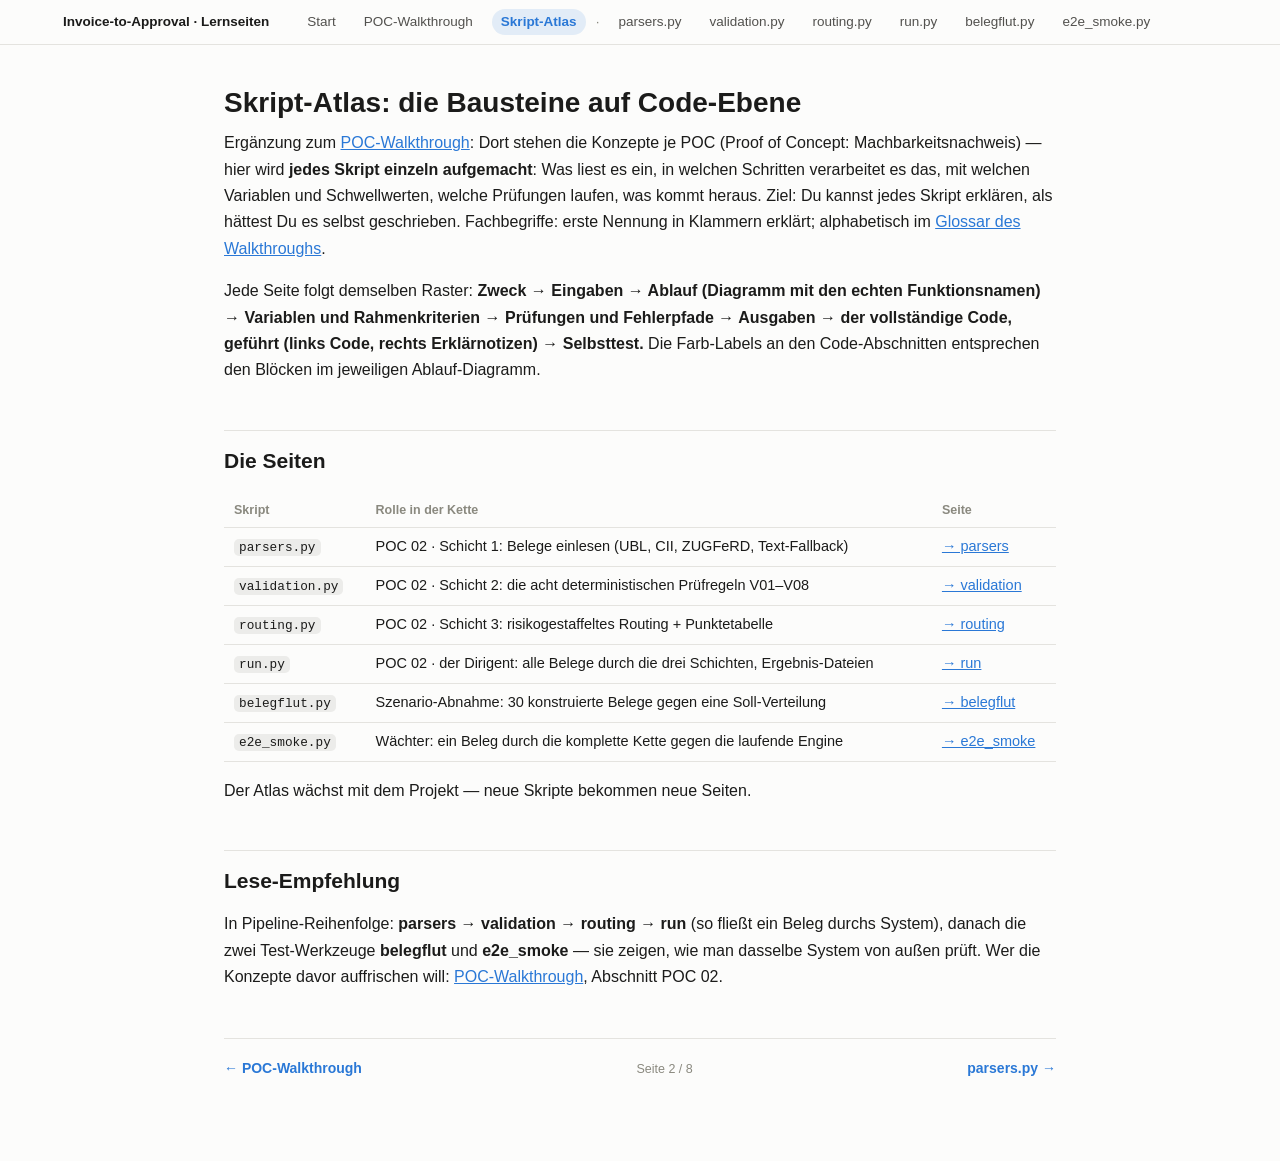
<file: docs/skript-atlas.html>
<!doctype html>
<html lang="de">
<head>
<meta charset="utf-8">
<meta name="viewport" content="width=device-width, initial-scale=1">
<title>Skript-Atlas: die Bausteine auf Code-Ebene</title>
<meta property="og:title" content="Skript-Atlas: die Bausteine auf Code-Ebene">
<meta property="og:description" content="Invoice-to-Approval: sechs verzahnte POCs für Rechnungsautomatisierung (Process Mining, E-Rechnung, BPMN/DMN, n8n, LLM mit Human-in-the-Loop), als selbst-erklärendes Lern-Portal.">
<meta property="og:type" content="website">
<meta property="og:url" content="https://janrummel.github.io/invoice-to-approval/skript-atlas.html">
<meta property="og:image" content="https://janrummel.github.io/invoice-to-approval/og-image.png">
<meta name="twitter:card" content="summary_large_image">
<link rel="icon" href="data:image/svg+xml,<svg xmlns=%22http://www.w3.org/2000/svg%22 viewBox=%220 0 100 100%22><text y=%22.9em%22 font-size=%2290%22>🧾</text></svg>">
<style>
  :root {
    color-scheme: light dark;
    --surface: #fcfcfb; --card: #ffffff; --line: #e4e3df;
    --ink: #1b1b1a; --ink-2: #52514e; --ink-3: #8a897f; --accent: #2a78d6;
  }
  @media (prefers-color-scheme: dark) {
    :root { --surface: #1a1a19; --card: #232322; --line: #3a3936;
             --ink: #f2f1ec; --ink-2: #c3c2b7; --ink-3: #8a897f; --accent: #3987e5; }
  }
  * { box-sizing: border-box; }
  body { margin: 0; background: var(--surface); color: var(--ink);
         font: 16px/1.65 -apple-system, "Segoe UI", Roboto, sans-serif; }
  .topnav { position: sticky; top: 0; z-index: 10; background: var(--surface);
    border-bottom: 1px solid var(--line); font-size: 13.5px; }
  .topnav .inner { max-width: 1220px; margin: 0 auto; padding: 9px 24px;
    display: flex; gap: 4px 10px; flex-wrap: wrap; align-items: center; }
  .topnav .brand { font-weight: 650; color: var(--ink); margin-right: 10px;
    text-decoration: none; }
  .topnav .brand:hover { color: var(--accent); background: transparent; }
  .topnav a { color: var(--ink-2); text-decoration: none; padding: 2px 9px;
    border-radius: 999px; }
  .topnav a:hover { background: color-mix(in oklab, var(--ink) 6%, transparent); }
  .topnav a.active { color: var(--accent); font-weight: 650;
    background: color-mix(in oklab, var(--accent) 12%, transparent); }
  .topnav .sep { color: var(--ink-3); }
  main { max-width: 880px; margin: 0 auto; padding: 40px 24px 80px; }
  h1 { font-size: 28px; line-height: 1.25; margin: 0 0 10px; }
  h2 { font-size: 21px; margin: 2.2em 0 .6em; padding-top: .6em;
        border-top: 1px solid var(--line); }
  h1 + p, h2 + p { margin-top: 0; }
  strong { font-weight: 650; }
  hr { border: 0; border-top: 1px solid var(--line); margin: 2em 0; }
  a { color: var(--accent); }
  code { font-family: ui-monospace, "SF Mono", Menlo, monospace; font-size: .88em;
         background: color-mix(in oklab, var(--ink) 7%, transparent);
         padding: 1px 5px; border-radius: 5px; }
  table { border-collapse: collapse; width: 100%; margin: 1em 0; font-size: 14.5px; }
  th { text-align: left; color: var(--ink-3); font-weight: 550; font-size: 12.5px; }
  th, td { padding: 7px 10px; border-bottom: 1px solid var(--line); vertical-align: top; }
  pre.mermaid { background: var(--card); border: 1px solid var(--line);
    border-radius: 12px; padding: 18px; text-align: center; overflow-x: auto; }
  pre.mermaid svg { max-width: none; } /* nicht herunterskalieren — Schrift bleibt lesbar */
  /* Syntax-Highlighting (Pygments) — hell/dunkel getrennt */
  pre { line-height: 125%; }
td.linenos .normal { color: inherit; background-color: transparent; padding-left: 5px; padding-right: 5px; }
span.linenos { color: inherit; background-color: transparent; padding-left: 5px; padding-right: 5px; }
td.linenos .special { color: #000000; background-color: #ffffc0; padding-left: 5px; padding-right: 5px; }
span.linenos.special { color: #000000; background-color: #ffffc0; padding-left: 5px; padding-right: 5px; }
.codehilite .hll { background-color: #ffffcc }
.codehilite { background: #f8f8f8; }
.codehilite .c { color: #3D7B7B; font-style: italic } /* Comment */
.codehilite .err { border: 1px solid #F00 } /* Error */
.codehilite .k { color: #008000; font-weight: bold } /* Keyword */
.codehilite .o { color: #666 } /* Operator */
.codehilite .ch { color: #3D7B7B; font-style: italic } /* Comment.Hashbang */
.codehilite .cm { color: #3D7B7B; font-style: italic } /* Comment.Multiline */
.codehilite .cp { color: #9C6500 } /* Comment.Preproc */
.codehilite .cpf { color: #3D7B7B; font-style: italic } /* Comment.PreprocFile */
.codehilite .c1 { color: #3D7B7B; font-style: italic } /* Comment.Single */
.codehilite .cs { color: #3D7B7B; font-style: italic } /* Comment.Special */
.codehilite .gd { color: #A00000 } /* Generic.Deleted */
.codehilite .ge { font-style: italic } /* Generic.Emph */
.codehilite .ges { font-weight: bold; font-style: italic } /* Generic.EmphStrong */
.codehilite .gr { color: #E40000 } /* Generic.Error */
.codehilite .gh { color: #000080; font-weight: bold } /* Generic.Heading */
.codehilite .gi { color: #008400 } /* Generic.Inserted */
.codehilite .go { color: #717171 } /* Generic.Output */
.codehilite .gp { color: #000080; font-weight: bold } /* Generic.Prompt */
.codehilite .gs { font-weight: bold } /* Generic.Strong */
.codehilite .gu { color: #800080; font-weight: bold } /* Generic.Subheading */
.codehilite .gt { color: #04D } /* Generic.Traceback */
.codehilite .kc { color: #008000; font-weight: bold } /* Keyword.Constant */
.codehilite .kd { color: #008000; font-weight: bold } /* Keyword.Declaration */
.codehilite .kn { color: #008000; font-weight: bold } /* Keyword.Namespace */
.codehilite .kp { color: #008000 } /* Keyword.Pseudo */
.codehilite .kr { color: #008000; font-weight: bold } /* Keyword.Reserved */
.codehilite .kt { color: #B00040 } /* Keyword.Type */
.codehilite .m { color: #666 } /* Literal.Number */
.codehilite .s { color: #BA2121 } /* Literal.String */
.codehilite .na { color: #687822 } /* Name.Attribute */
.codehilite .nb { color: #008000 } /* Name.Builtin */
.codehilite .nc { color: #00F; font-weight: bold } /* Name.Class */
.codehilite .no { color: #800 } /* Name.Constant */
.codehilite .nd { color: #A2F } /* Name.Decorator */
.codehilite .ni { color: #717171; font-weight: bold } /* Name.Entity */
.codehilite .ne { color: #CB3F38; font-weight: bold } /* Name.Exception */
.codehilite .nf { color: #00F } /* Name.Function */
.codehilite .nl { color: #767600 } /* Name.Label */
.codehilite .nn { color: #00F; font-weight: bold } /* Name.Namespace */
.codehilite .nt { color: #008000; font-weight: bold } /* Name.Tag */
.codehilite .nv { color: #19177C } /* Name.Variable */
.codehilite .ow { color: #A2F; font-weight: bold } /* Operator.Word */
.codehilite .w { color: #BBB } /* Text.Whitespace */
.codehilite .mb { color: #666 } /* Literal.Number.Bin */
.codehilite .mf { color: #666 } /* Literal.Number.Float */
.codehilite .mh { color: #666 } /* Literal.Number.Hex */
.codehilite .mi { color: #666 } /* Literal.Number.Integer */
.codehilite .mo { color: #666 } /* Literal.Number.Oct */
.codehilite .sa { color: #BA2121 } /* Literal.String.Affix */
.codehilite .sb { color: #BA2121 } /* Literal.String.Backtick */
.codehilite .sc { color: #BA2121 } /* Literal.String.Char */
.codehilite .dl { color: #BA2121 } /* Literal.String.Delimiter */
.codehilite .sd { color: #BA2121; font-style: italic } /* Literal.String.Doc */
.codehilite .s2 { color: #BA2121 } /* Literal.String.Double */
.codehilite .se { color: #AA5D1F; font-weight: bold } /* Literal.String.Escape */
.codehilite .sh { color: #BA2121 } /* Literal.String.Heredoc */
.codehilite .si { color: #A45A77; font-weight: bold } /* Literal.String.Interpol */
.codehilite .sx { color: #008000 } /* Literal.String.Other */
.codehilite .sr { color: #A45A77 } /* Literal.String.Regex */
.codehilite .s1 { color: #BA2121 } /* Literal.String.Single */
.codehilite .ss { color: #19177C } /* Literal.String.Symbol */
.codehilite .bp { color: #008000 } /* Name.Builtin.Pseudo */
.codehilite .fm { color: #00F } /* Name.Function.Magic */
.codehilite .vc { color: #19177C } /* Name.Variable.Class */
.codehilite .vg { color: #19177C } /* Name.Variable.Global */
.codehilite .vi { color: #19177C } /* Name.Variable.Instance */
.codehilite .vm { color: #19177C } /* Name.Variable.Magic */
.codehilite .il { color: #666 } /* Literal.Number.Integer.Long */
  @media (prefers-color-scheme: dark) { pre { line-height: 125%; }
td.linenos .normal { color: inherit; background-color: transparent; padding-left: 5px; padding-right: 5px; }
span.linenos { color: inherit; background-color: transparent; padding-left: 5px; padding-right: 5px; }
td.linenos .special { color: #000000; background-color: #ffffc0; padding-left: 5px; padding-right: 5px; }
span.linenos.special { color: #000000; background-color: #ffffc0; padding-left: 5px; padding-right: 5px; }
.codehilite .hll { background-color: #49483e }
.codehilite { background: #272822; color: #F8F8F2 }
.codehilite .c { color: #959077 } /* Comment */
.codehilite .err { color: #ED007E; background-color: #1E0010 } /* Error */
.codehilite .esc { color: #F8F8F2 } /* Escape */
.codehilite .g { color: #F8F8F2 } /* Generic */
.codehilite .k { color: #66D9EF } /* Keyword */
.codehilite .l { color: #AE81FF } /* Literal */
.codehilite .n { color: #F8F8F2 } /* Name */
.codehilite .o { color: #FF4689 } /* Operator */
.codehilite .x { color: #F8F8F2 } /* Other */
.codehilite .p { color: #F8F8F2 } /* Punctuation */
.codehilite .ch { color: #959077 } /* Comment.Hashbang */
.codehilite .cm { color: #959077 } /* Comment.Multiline */
.codehilite .cp { color: #959077 } /* Comment.Preproc */
.codehilite .cpf { color: #959077 } /* Comment.PreprocFile */
.codehilite .c1 { color: #959077 } /* Comment.Single */
.codehilite .cs { color: #959077 } /* Comment.Special */
.codehilite .gd { color: #FF4689 } /* Generic.Deleted */
.codehilite .ge { color: #F8F8F2; font-style: italic } /* Generic.Emph */
.codehilite .ges { color: #F8F8F2; font-weight: bold; font-style: italic } /* Generic.EmphStrong */
.codehilite .gr { color: #F8F8F2 } /* Generic.Error */
.codehilite .gh { color: #F8F8F2 } /* Generic.Heading */
.codehilite .gi { color: #A6E22E } /* Generic.Inserted */
.codehilite .go { color: #66D9EF } /* Generic.Output */
.codehilite .gp { color: #FF4689; font-weight: bold } /* Generic.Prompt */
.codehilite .gs { color: #F8F8F2; font-weight: bold } /* Generic.Strong */
.codehilite .gu { color: #959077 } /* Generic.Subheading */
.codehilite .gt { color: #F8F8F2 } /* Generic.Traceback */
.codehilite .kc { color: #66D9EF } /* Keyword.Constant */
.codehilite .kd { color: #66D9EF } /* Keyword.Declaration */
.codehilite .kn { color: #FF4689 } /* Keyword.Namespace */
.codehilite .kp { color: #66D9EF } /* Keyword.Pseudo */
.codehilite .kr { color: #66D9EF } /* Keyword.Reserved */
.codehilite .kt { color: #66D9EF } /* Keyword.Type */
.codehilite .ld { color: #E6DB74 } /* Literal.Date */
.codehilite .m { color: #AE81FF } /* Literal.Number */
.codehilite .s { color: #E6DB74 } /* Literal.String */
.codehilite .na { color: #A6E22E } /* Name.Attribute */
.codehilite .nb { color: #F8F8F2 } /* Name.Builtin */
.codehilite .nc { color: #A6E22E } /* Name.Class */
.codehilite .no { color: #66D9EF } /* Name.Constant */
.codehilite .nd { color: #A6E22E } /* Name.Decorator */
.codehilite .ni { color: #F8F8F2 } /* Name.Entity */
.codehilite .ne { color: #A6E22E } /* Name.Exception */
.codehilite .nf { color: #A6E22E } /* Name.Function */
.codehilite .nl { color: #F8F8F2 } /* Name.Label */
.codehilite .nn { color: #F8F8F2 } /* Name.Namespace */
.codehilite .nx { color: #A6E22E } /* Name.Other */
.codehilite .py { color: #F8F8F2 } /* Name.Property */
.codehilite .nt { color: #FF4689 } /* Name.Tag */
.codehilite .nv { color: #F8F8F2 } /* Name.Variable */
.codehilite .ow { color: #FF4689 } /* Operator.Word */
.codehilite .pm { color: #F8F8F2 } /* Punctuation.Marker */
.codehilite .w { color: #F8F8F2 } /* Text.Whitespace */
.codehilite .mb { color: #AE81FF } /* Literal.Number.Bin */
.codehilite .mf { color: #AE81FF } /* Literal.Number.Float */
.codehilite .mh { color: #AE81FF } /* Literal.Number.Hex */
.codehilite .mi { color: #AE81FF } /* Literal.Number.Integer */
.codehilite .mo { color: #AE81FF } /* Literal.Number.Oct */
.codehilite .sa { color: #E6DB74 } /* Literal.String.Affix */
.codehilite .sb { color: #E6DB74 } /* Literal.String.Backtick */
.codehilite .sc { color: #E6DB74 } /* Literal.String.Char */
.codehilite .dl { color: #E6DB74 } /* Literal.String.Delimiter */
.codehilite .sd { color: #E6DB74 } /* Literal.String.Doc */
.codehilite .s2 { color: #E6DB74 } /* Literal.String.Double */
.codehilite .se { color: #AE81FF } /* Literal.String.Escape */
.codehilite .sh { color: #E6DB74 } /* Literal.String.Heredoc */
.codehilite .si { color: #E6DB74 } /* Literal.String.Interpol */
.codehilite .sx { color: #E6DB74 } /* Literal.String.Other */
.codehilite .sr { color: #E6DB74 } /* Literal.String.Regex */
.codehilite .s1 { color: #E6DB74 } /* Literal.String.Single */
.codehilite .ss { color: #E6DB74 } /* Literal.String.Symbol */
.codehilite .bp { color: #F8F8F2 } /* Name.Builtin.Pseudo */
.codehilite .fm { color: #A6E22E } /* Name.Function.Magic */
.codehilite .vc { color: #F8F8F2 } /* Name.Variable.Class */
.codehilite .vg { color: #F8F8F2 } /* Name.Variable.Global */
.codehilite .vi { color: #F8F8F2 } /* Name.Variable.Instance */
.codehilite .vm { color: #F8F8F2 } /* Name.Variable.Magic */
.codehilite .il { color: #AE81FF } /* Literal.Number.Integer.Long */ }
  .codehilite { border: 1px solid var(--line); border-radius: 10px;
    overflow-x: auto; margin: 0 0 8px; }
  .codehilite pre { margin: 0; padding: 12px 16px;
    font: 13px/1.55 ui-monospace, "SF Mono", Menlo, monospace; }
  .codehilite code { background: transparent; padding: 0; } /* Inline-code-Stil neutralisieren */
  /* Farb-Labels: verbinden Code-Abschnitte mit den Diagramm-Blöcken */
  .codeblock-label { display: inline-block; font-size: 12.5px; font-weight: 600;
    padding: 3px 12px; margin: 16px 0 0; border-radius: 8px 8px 0 0;
    background: color-mix(in oklab, var(--ink) 6%, transparent);
    color: var(--ink-2); border-left: 4px solid var(--ink-3); }
  .codeblock-label + .codehilite { border-top-left-radius: 0; }
  .codeblock-label[data-tone="blau"] { border-left-color: #2a78d6; }
  .codeblock-label[data-tone="rot"] { border-left-color: #d03b3b; }
  .codeblock-label[data-tone="gelb"] { border-left-color: #fab219; }
  .codeblock-label[data-tone="gruen"] { border-left-color: #0ca30c; }
  .codeblock-label[data-tone="blau"] + .codehilite { border-left: 4px solid #2a78d6; }
  .codeblock-label[data-tone="rot"] + .codehilite { border-left: 4px solid #d03b3b; }
  .codeblock-label[data-tone="gelb"] + .codehilite { border-left: 4px solid #fab219; }
  .codeblock-label[data-tone="gruen"] + .codehilite { border-left: 4px solid #0ca30c; }
  /* Zweispaltige Code-Ansicht: Code links, Erklärnotizen rechts daneben.
     Bricht aus der Textspalte aus (breiter als main), damit der Code Platz hat. */
  .code-row { display: grid; grid-template-columns: minmax(0, 1fr) 320px;
    gap: 0 20px; align-items: start; margin: 16px 0 8px;
    width: min(1220px, calc(100vw - 48px));
    position: relative; left: 50%; transform: translateX(-50%); }
  .code-row .codeblock-label { margin-top: 0; }
  .code-notes { font-size: 13.5px; color: var(--ink-2); line-height: 1.55;
    padding: 30px 0 0 14px; border-left: 1px solid var(--line); }
  .code-notes ul { margin: 0; padding-left: 16px; }
  .code-notes li { margin: 0 0 9px; }
  .code-notes code { font-size: .85em; }
  @media (max-width: 1000px) {
    .code-row { grid-template-columns: 1fr; width: auto; left: 0; transform: none; }
    .code-notes { padding: 6px 0 0; border-left: 0; }
  }
  details { background: var(--card); border: 1px solid var(--line);
    border-radius: 10px; padding: 10px 16px; margin: 10px 0; }
  details summary { cursor: pointer; font-weight: 550; }
  details[open] summary { margin-bottom: 6px; color: var(--accent); }
  blockquote { border-left: 3px solid var(--accent); margin: 1em 0;
    padding: 2px 0 2px 14px; color: var(--ink-2); }
  li { margin: .25em 0; }
  .pagenav { display: flex; justify-content: space-between; align-items: center;
    gap: 12px; margin-top: 48px; padding-top: 18px;
    border-top: 1px solid var(--line); font-size: 14px; }
  .pagenav a { color: var(--accent); text-decoration: none; font-weight: 600; }
  .pagenav .pos { color: var(--ink-3); font-size: 12.5px; }
  @media print {
    body { background: #fff; color: #000; font-size: 12px; }
    .topnav { display: none; }
    .code-row { width: auto; left: 0; transform: none; }
    details { break-inside: avoid; } details:not([open]) summary ~ * { display: block; }
    pre.mermaid { break-inside: avoid; border: 1px solid #ccc; }
    h2 { break-after: avoid; }
  }
</style>
</head>
<body>
<nav class="topnav"><div class="inner"><a class="brand" href="index.html">Invoice-to-Approval · Lernseiten</a><a href="index.html">Start</a><a href="poc-walkthrough.html">POC-Walkthrough</a><a href="skript-atlas.html" class="active">Skript-Atlas</a><span class="sep" aria-hidden="true">·</span><a href="atlas-parsers.html">parsers.py</a><a href="atlas-validation.html">validation.py</a><a href="atlas-routing.html">routing.py</a><a href="atlas-run.html">run.py</a><a href="atlas-belegflut.html">belegflut.py</a><a href="atlas-e2e-smoke.html">e2e_smoke.py</a></div></nav>
<main>
<h1>Skript-Atlas: die Bausteine auf Code-Ebene</h1>
<p>Ergänzung zum <a href="poc-walkthrough.html">POC-Walkthrough</a>: Dort stehen die Konzepte
je POC (Proof of Concept: Machbarkeitsnachweis) — hier wird <strong>jedes Skript
einzeln aufgemacht</strong>: Was liest es ein, in welchen Schritten verarbeitet es
das, mit welchen Variablen und Schwellwerten, welche Prüfungen laufen, was
kommt heraus. Ziel: Du kannst jedes Skript erklären, als hättest Du es selbst
geschrieben. Fachbegriffe: erste Nennung in Klammern erklärt; alphabetisch im
<a href="poc-walkthrough.html#glossar-alphabetisch">Glossar des Walkthroughs</a>.</p>
<p>Jede Seite folgt demselben Raster: <strong>Zweck → Eingaben → Ablauf (Diagramm mit
den echten Funktionsnamen) → Variablen und Rahmenkriterien → Prüfungen und
Fehlerpfade → Ausgaben → der vollständige Code, geführt (links Code, rechts
Erklärnotizen) → Selbsttest.</strong> Die Farb-Labels an den Code-Abschnitten
entsprechen den Blöcken im jeweiligen Ablauf-Diagramm.</p>
<h2>Die Seiten</h2>
<table>
<thead>
<tr>
<th>Skript</th>
<th>Rolle in der Kette</th>
<th>Seite</th>
</tr>
</thead>
<tbody>
<tr>
<td><code>parsers.py</code></td>
<td>POC 02 · Schicht 1: Belege einlesen (UBL, CII, ZUGFeRD, Text-Fallback)</td>
<td><a href="atlas-parsers.html">→ parsers</a></td>
</tr>
<tr>
<td><code>validation.py</code></td>
<td>POC 02 · Schicht 2: die acht deterministischen Prüfregeln V01–V08</td>
<td><a href="atlas-validation.html">→ validation</a></td>
</tr>
<tr>
<td><code>routing.py</code></td>
<td>POC 02 · Schicht 3: risikogestaffeltes Routing + Punktetabelle</td>
<td><a href="atlas-routing.html">→ routing</a></td>
</tr>
<tr>
<td><code>run.py</code></td>
<td>POC 02 · der Dirigent: alle Belege durch die drei Schichten, Ergebnis-Dateien</td>
<td><a href="atlas-run.html">→ run</a></td>
</tr>
<tr>
<td><code>belegflut.py</code></td>
<td>Szenario-Abnahme: 30 konstruierte Belege gegen eine Soll-Verteilung</td>
<td><a href="atlas-belegflut.html">→ belegflut</a></td>
</tr>
<tr>
<td><code>e2e_smoke.py</code></td>
<td>Wächter: ein Beleg durch die komplette Kette gegen die laufende Engine</td>
<td><a href="atlas-e2e-smoke.html">→ e2e_smoke</a></td>
</tr>
</tbody>
</table>
<p>Der Atlas wächst mit dem Projekt — neue Skripte bekommen neue Seiten.</p>
<h2>Lese-Empfehlung</h2>
<p>In Pipeline-Reihenfolge: <strong>parsers → validation → routing → run</strong> (so fließt
ein Beleg durchs System), danach die zwei Test-Werkzeuge <strong>belegflut</strong> und
<strong>e2e_smoke</strong> — sie zeigen, wie man dasselbe System von außen prüft. Wer die
Konzepte davor auffrischen will: <a href="poc-walkthrough.html">POC-Walkthrough</a>,
Abschnitt POC 02.</p>
<nav class="pagenav"><a href="poc-walkthrough.html">&larr; POC-Walkthrough</a><span class="pos">Seite 2 / 8</span><a href="atlas-parsers.html">parsers.py &rarr;</a></nav>
</main>
<script src="mermaid.min.js"></script>
<script>
  mermaid.initialize({
    startOnLoad: true,
    securityLevel: "loose",  /* erlaubt click-Links in Diagrammen */
    theme: matchMedia("(prefers-color-scheme: dark)").matches ? "dark" : "neutral",
    themeVariables: { fontSize: "16px",
      fontFamily: '-apple-system, "Segoe UI", Roboto, sans-serif' },
    flowchart: { htmlLabels: true, curve: "basis", useMaxWidth: false }
  });
</script>
</body>
</html>
</file>
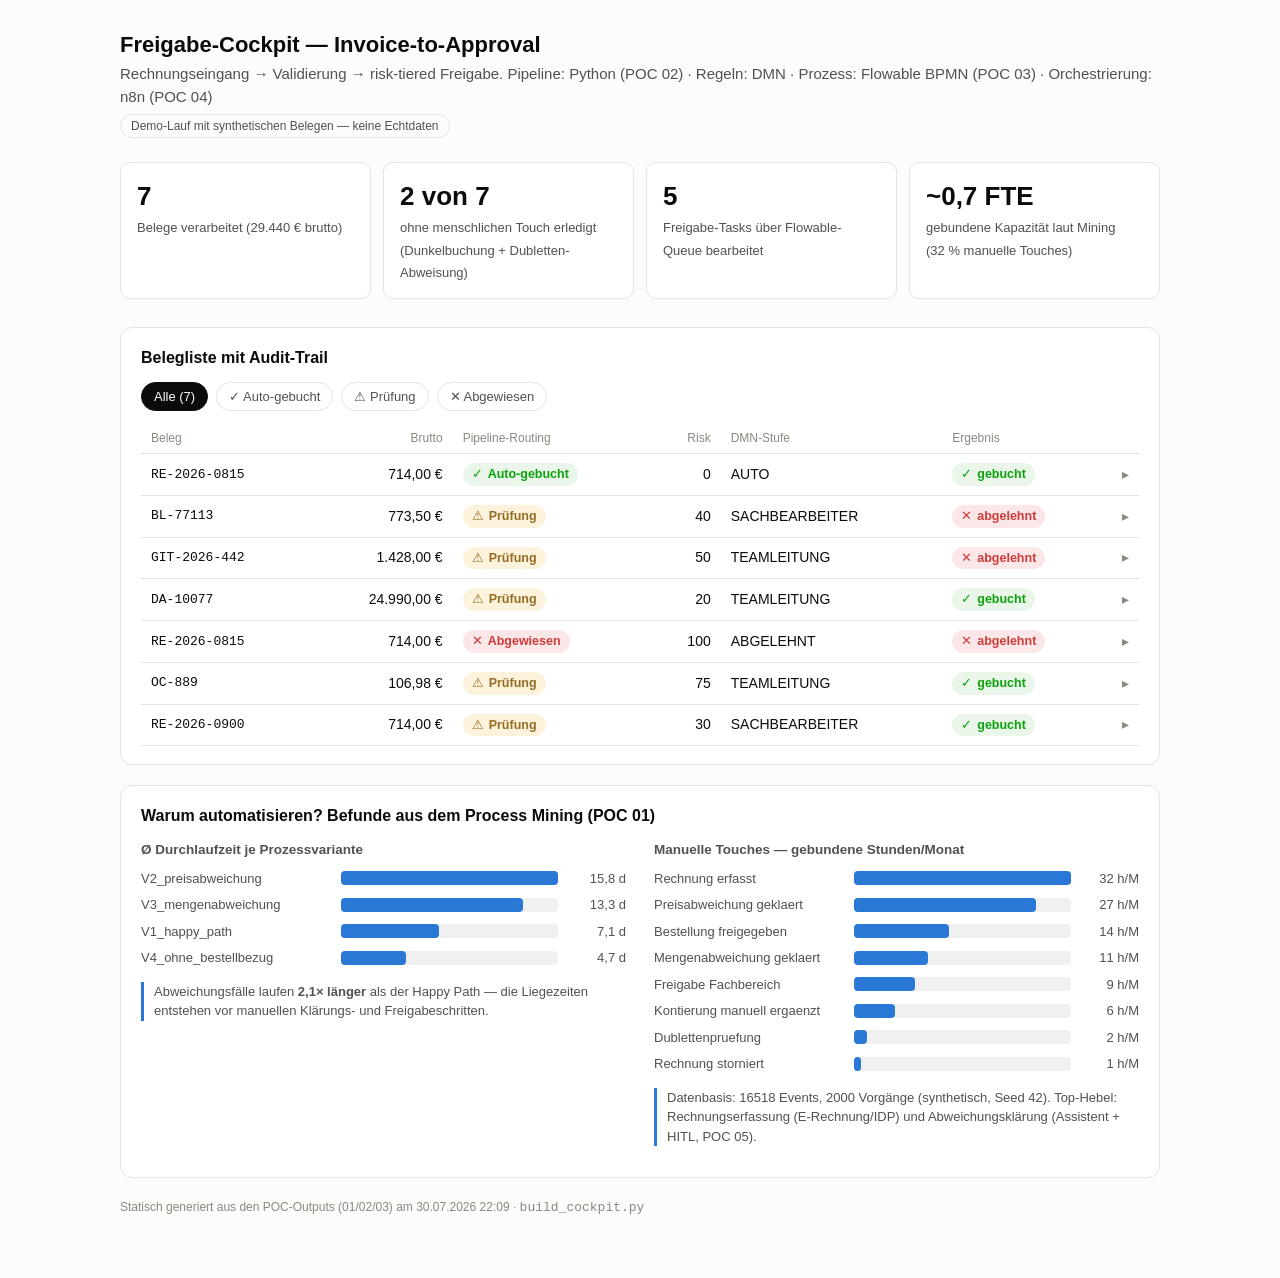
<file: poc/06-cockpit/output/cockpit.html>
<!doctype html>
<html lang="de">
<head>
<meta charset="utf-8">
<meta name="viewport" content="width=device-width, initial-scale=1">
<title>Freigabe-Cockpit — Invoice-to-Approval</title>
<style>
  :root {
    color-scheme: light;
    --surface: #fcfcfb; --card: #ffffff; --line: #e4e3df;
    --ink: #0b0b0b; --ink-2: #52514e; --ink-3: #8a897f;
    --bar: #2a78d6;
    --good: #0ca30c; --warning: #fab219; --critical: #d03b3b;
    --good-bg: #e9f6e9; --warning-bg: #fdf3dd; --critical-bg: #fbe7e7;
  }
  @media (prefers-color-scheme: dark) {
    :root:not([data-theme="light"]) {
      color-scheme: dark;
      --surface: #1a1a19; --card: #232322; --line: #3a3936;
      --ink: #ffffff; --ink-2: #c3c2b7; --ink-3: #8a897f;
      --bar: #3987e5;
      --good-bg: #12330f; --warning-bg: #3a2e0b; --critical-bg: #3d1414;
    }
  }
  * { box-sizing: border-box; }
  body { margin: 0; background: var(--surface); color: var(--ink);
         font: 15px/1.5 -apple-system, "Segoe UI", Roboto, sans-serif; }
  main { max-width: 1080px; margin: 0 auto; padding: 28px 20px 60px; }
  h1 { font-size: 22px; margin: 0 0 2px; }
  h2 { font-size: 16px; margin: 0 0 12px; }
  .sub { color: var(--ink-2); margin: 0 0 6px; }
  .demo-hinweis { display: inline-block; font-size: 12px; color: var(--ink-2);
    border: 1px solid var(--line); border-radius: 999px; padding: 2px 10px; margin-bottom: 24px; }
  .kpis { display: grid; grid-template-columns: repeat(auto-fit, minmax(200px, 1fr));
           gap: 12px; margin-bottom: 28px; }
  .kpi { background: var(--card); border: 1px solid var(--line); border-radius: 10px; padding: 14px 16px; }
  .kpi b { display: block; font-size: 26px; font-weight: 650; }
  .kpi span { color: var(--ink-2); font-size: 13px; }
  section { background: var(--card); border: 1px solid var(--line); border-radius: 12px;
             padding: 18px 20px; margin-bottom: 20px; }
  .filter { display: flex; gap: 8px; margin-bottom: 12px; flex-wrap: wrap; }
  .filter button { font: inherit; font-size: 13px; padding: 4px 12px; border-radius: 999px;
    border: 1px solid var(--line); background: transparent; color: var(--ink-2); cursor: pointer; }
  .filter button[aria-pressed="true"] { background: var(--ink); color: var(--surface); border-color: var(--ink); }
  table { width: 100%; border-collapse: collapse; font-size: 14px; }
  th { text-align: left; color: var(--ink-3); font-weight: 500; font-size: 12px;
        padding: 6px 10px; border-bottom: 1px solid var(--line); }
  td { padding: 9px 10px; border-bottom: 1px solid var(--line); }
  .beleg-row { cursor: pointer; }
  .beleg-row:hover td { background: color-mix(in oklab, var(--ink) 4%, transparent); }
  .beleg[data-hidden] { display: none; }
  .mono { font-family: ui-monospace, "SF Mono", Menlo, monospace; font-size: 13px; }
  .num { text-align: right; font-variant-numeric: tabular-nums; }
  .caret { color: var(--ink-3); width: 20px; }
  .beleg-row[aria-expanded="true"] .caret { transform: rotate(90deg); display: inline-block; }
  .beleg-detail td { background: color-mix(in oklab, var(--ink) 3%, transparent);
                      color: var(--ink-2); font-size: 13px; }
  .detail-gruende { margin: 6px 0; padding-left: 18px; }
  .detail-pfad, .detail-quelle, .detail-kommentar { margin: 6px 0; }
  .chip { display: inline-flex; align-items: center; gap: 5px; font-size: 12.5px; font-weight: 550;
           padding: 2px 9px; border-radius: 999px; white-space: nowrap; }
  .chip-good { background: var(--good-bg); color: var(--good); }
  .chip-warning { background: var(--warning-bg); color: color-mix(in oklab, var(--warning) 62%, var(--ink)); }
  .chip-critical { background: var(--critical-bg); color: var(--critical); }
  .mining { display: grid; grid-template-columns: 1fr 1fr; gap: 28px; }
  @media (max-width: 760px) { .mining { grid-template-columns: 1fr; } }
  .bar-row { display: grid; grid-template-columns: 190px 1fr 58px; gap: 10px;
              align-items: center; margin: 7px 0; font-size: 13px; }
  .bar-label { color: var(--ink-2); overflow: hidden; text-overflow: ellipsis; white-space: nowrap; }
  .bar-track { background: color-mix(in oklab, var(--ink) 6%, transparent);
                border-radius: 4px; height: 14px; }
  .bar-fill { display: block; height: 100%; background: var(--bar); border-radius: 4px; min-width: 2px; }
  .bar-value { text-align: right; font-variant-numeric: tabular-nums; color: var(--ink-2); }
  .befund { font-size: 13px; color: var(--ink-2); border-left: 3px solid var(--bar);
             padding-left: 10px; margin-top: 14px; }
  footer { color: var(--ink-3); font-size: 12px; margin-top: 8px; }
</style>
</head>
<body>
<main>
  <h1>Freigabe-Cockpit — Invoice-to-Approval</h1>
  <p class="sub">Rechnungseingang → Validierung → risk-tiered Freigabe. Pipeline: Python (POC&nbsp;02) · Regeln: DMN · Prozess: Flowable BPMN (POC&nbsp;03) · Orchestrierung: n8n (POC&nbsp;04)</p>
  <span class="demo-hinweis">Demo-Lauf mit synthetischen Belegen — keine Echtdaten</span>

  <div class="kpis">
    <div class="kpi"><b>7</b><span>Belege verarbeitet (29.440&nbsp;€ brutto)</span></div>
    <div class="kpi"><b>2&nbsp;von&nbsp;7</b><span>ohne menschlichen Touch erledigt (Dunkelbuchung&nbsp;+ Dubletten-Abweisung)</span></div>
    <div class="kpi"><b>5</b><span>Freigabe-Tasks über Flowable-Queue bearbeitet</span></div>
    <div class="kpi"><b>~0,7&nbsp;FTE</b><span>gebundene Kapazität laut Mining (32&nbsp;% manuelle Touches)</span></div>
  </div>

  <section>
    <h2>Belegliste mit Audit-Trail</h2>
    <div class="filter" role="group" aria-label="Nach Routing filtern">
      <button aria-pressed="true" onclick="setFilter(this,'ALLE')">Alle (7)</button>
      <button aria-pressed="false" onclick="setFilter(this,'AUTO_POST')">✓ Auto-gebucht</button>
      <button aria-pressed="false" onclick="setFilter(this,'REVIEW')">⚠ Prüfung</button>
      <button aria-pressed="false" onclick="setFilter(this,'REJECT')">✕ Abgewiesen</button>
    </div>
    <table>
      <thead><tr>
        <th>Beleg</th><th style="text-align:right">Brutto</th><th>Pipeline-Routing</th>
        <th style="text-align:right">Risk</th><th>DMN-Stufe</th><th>Ergebnis</th><th></th>
      </tr></thead>
      
      <tbody class="beleg" data-route="AUTO_POST">
        <tr class="beleg-row" tabindex="0" role="button" aria-expanded="false"
            onclick="toggleDetail(this)" onkeydown="if(event.key==='Enter')toggleDetail(this)">
          <td class="mono">RE-2026-0815</td>
          <td class="num">714,00&nbsp;€</td>
          <td><span class="chip chip-good"><span aria-hidden="true">✓</span>Auto-gebucht</span></td>
          <td class="num">0</td>
          <td>AUTO</td>
          <td><span class="chip chip-good"><span aria-hidden="true">✓</span>gebucht</span></td>
          <td class="caret" aria-hidden="true">▸</td>
        </tr>
        <tr class="beleg-detail" hidden>
          <td colspan="7">
            <p class="detail-quelle">Quelle: <span class="mono">s1_xrechnung_ubl_ok.xml</span></p>
            <ul class="detail-gruende"><li>Alle Prüfungen bestanden — Dunkelbuchung</li></ul>
            
            <p class="detail-pfad"><strong>Prozesspfad (Flowable-Audit):</strong><br>Rechnung aus Pipeline → Freigabestufe ermitteln (DMN) → Freigabestufe? → Dunkelbuchung ausloesen → Gebucht</p>
          </td>
        </tr>
      </tbody>
      <tbody class="beleg" data-route="REVIEW">
        <tr class="beleg-row" tabindex="0" role="button" aria-expanded="false"
            onclick="toggleDetail(this)" onkeydown="if(event.key==='Enter')toggleDetail(this)">
          <td class="mono">BL-77113</td>
          <td class="num">773,50&nbsp;€</td>
          <td><span class="chip chip-warning"><span aria-hidden="true">⚠</span>Prüfung</span></td>
          <td class="num">40</td>
          <td>SACHBEARBEITER</td>
          <td><span class="chip chip-critical"><span aria-hidden="true">✕</span>abgelehnt</span></td>
          <td class="caret" aria-hidden="true">▸</td>
        </tr>
        <tr class="beleg-detail" hidden>
          <td colspan="7">
            <p class="detail-quelle">Quelle: <span class="mono">s2_xrechnung_cii_summenfehler.xml</span></p>
            <ul class="detail-gruende"><li>Validierungsfehler V01: Positionssumme 600.00 != Nettosumme 650.00</li></ul>
            <p class="detail-kommentar"><strong>Entscheidung (s.bearb):</strong> Summenfehler bestätigt — Korrekturrechnung beim Lieferanten angefordert</p>
            <p class="detail-pfad"><strong>Prozesspfad (Flowable-Audit):</strong><br>Rechnung aus Pipeline → Freigabestufe ermitteln (DMN) → Freigabestufe? → Rechnung pruefen und freigeben → freigegeben? → Abgelehnt</p>
          </td>
        </tr>
      </tbody>
      <tbody class="beleg" data-route="REVIEW">
        <tr class="beleg-row" tabindex="0" role="button" aria-expanded="false"
            onclick="toggleDetail(this)" onkeydown="if(event.key==='Enter')toggleDetail(this)">
          <td class="mono">GIT-2026-442</td>
          <td class="num">1.428,00&nbsp;€</td>
          <td><span class="chip chip-warning"><span aria-hidden="true">⚠</span>Prüfung</span></td>
          <td class="num">50</td>
          <td>TEAMLEITUNG</td>
          <td><span class="chip chip-critical"><span aria-hidden="true">✕</span>abgelehnt</span></td>
          <td class="caret" aria-hidden="true">▸</td>
        </tr>
        <tr class="beleg-detail" hidden>
          <td colspan="7">
            <p class="detail-quelle">Quelle: <span class="mono">s3_zugferd_iban_geaendert.pdf</span></p>
            <ul class="detail-gruende"><li>Bankverbindung weicht von Stammdaten ab (DE75512108001245126199 -&gt; DE02120300000000202051) — Fraud-Check!</li></ul>
            <p class="detail-kommentar"><strong>Entscheidung (t.lead):</strong> IBAN-Änderung telefonisch NICHT bestätigt — Verdacht auf Betrug, Fall an Compliance</p>
            <p class="detail-pfad"><strong>Prozesspfad (Flowable-Audit):</strong><br>Rechnung aus Pipeline → Freigabestufe ermitteln (DMN) → Freigabestufe? → Rechnung pruefen und freigeben → freigegeben? → Abgelehnt</p>
          </td>
        </tr>
      </tbody>
      <tbody class="beleg" data-route="REVIEW">
        <tr class="beleg-row" tabindex="0" role="button" aria-expanded="false"
            onclick="toggleDetail(this)" onkeydown="if(event.key==='Enter')toggleDetail(this)">
          <td class="mono">DA-10077</td>
          <td class="num">24.990,00&nbsp;€</td>
          <td><span class="chip chip-warning"><span aria-hidden="true">⚠</span>Prüfung</span></td>
          <td class="num">20</td>
          <td>TEAMLEITUNG</td>
          <td><span class="chip chip-good"><span aria-hidden="true">✓</span>gebucht</span></td>
          <td class="caret" aria-hidden="true">▸</td>
        </tr>
        <tr class="beleg-detail" hidden>
          <td colspan="7">
            <p class="detail-quelle">Quelle: <span class="mono">s4_xrechnung_ubl_grossbetrag.xml</span></p>
            <ul class="detail-gruende"><li>Brutto 24990.00 EUR über Dunkelbuchungsgrenze 10000 EUR — Freigabe erforderlich</li></ul>
            <p class="detail-kommentar"><strong>Entscheidung (t.lead):</strong> Bestellung und Wareneingang geprüft — Freigabe Großbetrag erteilt</p>
            <p class="detail-pfad"><strong>Prozesspfad (Flowable-Audit):</strong><br>Rechnung aus Pipeline → Freigabestufe ermitteln (DMN) → Freigabestufe? → Rechnung pruefen und freigeben → freigegeben? → Dunkelbuchung ausloesen → Gebucht</p>
          </td>
        </tr>
      </tbody>
      <tbody class="beleg" data-route="REJECT">
        <tr class="beleg-row" tabindex="0" role="button" aria-expanded="false"
            onclick="toggleDetail(this)" onkeydown="if(event.key==='Enter')toggleDetail(this)">
          <td class="mono">RE-2026-0815</td>
          <td class="num">714,00&nbsp;€</td>
          <td><span class="chip chip-critical"><span aria-hidden="true">✕</span>Abgewiesen</span></td>
          <td class="num">100</td>
          <td>ABGELEHNT</td>
          <td><span class="chip chip-critical"><span aria-hidden="true">✕</span>abgelehnt</span></td>
          <td class="caret" aria-hidden="true">▸</td>
        </tr>
        <tr class="beleg-detail" hidden>
          <td colspan="7">
            <p class="detail-quelle">Quelle: <span class="mono">s5_xrechnung_ubl_dublette.xml</span></p>
            <ul class="detail-gruende"><li>Dublette: Rechnung RE-2026-0815 von Alpha Buero GmbH bereits verarbeitet</li></ul>
            
            <p class="detail-pfad"><strong>Prozesspfad (Flowable-Audit):</strong><br>Rechnung aus Pipeline → Freigabestufe ermitteln (DMN) → Freigabestufe? → Abgelehnt</p>
          </td>
        </tr>
      </tbody>
      <tbody class="beleg" data-route="REVIEW">
        <tr class="beleg-row" tabindex="0" role="button" aria-expanded="false"
            onclick="toggleDetail(this)" onkeydown="if(event.key==='Enter')toggleDetail(this)">
          <td class="mono">OC-889</td>
          <td class="num">106,98&nbsp;€</td>
          <td><span class="chip chip-warning"><span aria-hidden="true">⚠</span>Prüfung</span></td>
          <td class="num">75</td>
          <td>TEAMLEITUNG</td>
          <td><span class="chip chip-good"><span aria-hidden="true">✓</span>gebucht</span></td>
          <td class="caret" aria-hidden="true">▸</td>
        </tr>
        <tr class="beleg-detail" hidden>
          <td colspan="7">
            <p class="detail-quelle">Quelle: <span class="mono">s6_scan_ohne_xml.pdf</span></p>
            <ul class="detail-gruende"><li>Neuer Lieferant &#x27;Omega Catering Service&#x27; — Stammdatenprüfung erforderlich</li><li>Extraktions-Confidence 60% unter Schwellwert 90% — manuelle Prüfung der extrahierten Felder</li><li>Kein Bestellbezug — Dunkelbuchung nur mit erfolgreichem 3-Way-Match möglich</li></ul>
            <p class="detail-kommentar"><strong>Entscheidung (t.lead):</strong> Beleg manuell geprüft, Lieferant neu angelegt — Felder korrekt extrahiert</p>
            <p class="detail-pfad"><strong>Prozesspfad (Flowable-Audit):</strong><br>Rechnung aus Pipeline → Freigabestufe ermitteln (DMN) → Freigabestufe? → Rechnung pruefen und freigeben → freigegeben? → Dunkelbuchung ausloesen → Gebucht</p>
          </td>
        </tr>
      </tbody>
      <tbody class="beleg" data-route="REVIEW">
        <tr class="beleg-row" tabindex="0" role="button" aria-expanded="false"
            onclick="toggleDetail(this)" onkeydown="if(event.key==='Enter')toggleDetail(this)">
          <td class="mono">RE-2026-0900</td>
          <td class="num">714,00&nbsp;€</td>
          <td><span class="chip chip-warning"><span aria-hidden="true">⚠</span>Prüfung</span></td>
          <td class="num">30</td>
          <td>SACHBEARBEITER</td>
          <td><span class="chip chip-good"><span aria-hidden="true">✓</span>gebucht</span></td>
          <td class="caret" aria-hidden="true">▸</td>
        </tr>
        <tr class="beleg-detail" hidden>
          <td colspan="7">
            <p class="detail-quelle">Quelle: <span class="mono">s7_xrechnung_ubl_po_abweichung.xml</span></p>
            <ul class="detail-gruende"><li>Netto 600.00 über Bestellwert 500.00 zzgl. 2% Toleranz — Preis-/Mengenabweichung klären</li></ul>
            <p class="detail-kommentar"><strong>Entscheidung (s.bearb):</strong> Preisabweichung mit dem Einkauf geklärt — Nachtrag zur Bestellung PO-4761 liegt vor</p>
            <p class="detail-pfad"><strong>Prozesspfad (Flowable-Audit):</strong><br>Rechnung aus Pipeline → Freigabestufe ermitteln (DMN) → Freigabestufe? → Rechnung pruefen und freigeben → freigegeben? → Dunkelbuchung ausloesen → Gebucht</p>
          </td>
        </tr>
      </tbody>
    </table>
  </section>

  <section>
    <h2>Warum automatisieren? Befunde aus dem Process Mining (POC&nbsp;01)</h2>
    <div class="mining">
      <div>
        <h3 style="font-size:13.5px;color:var(--ink-2);margin:0 0 8px">Ø&nbsp;Durchlaufzeit je Prozessvariante</h3>
        
        <div class="bar-row" title="301 Fälle (15%)">
          <span class="bar-label">V2_preisabweichung</span>
          <span class="bar-track"><span class="bar-fill" style="width:100%"></span></span>
          <span class="bar-value">15,8&nbsp;d</span>
        </div>
        <div class="bar-row" title="202 Fälle (10%)">
          <span class="bar-label">V3_mengenabweichung</span>
          <span class="bar-track"><span class="bar-fill" style="width:84%"></span></span>
          <span class="bar-value">13,3&nbsp;d</span>
        </div>
        <div class="bar-row" title="1239 Fälle (62%)">
          <span class="bar-label">V1_happy_path</span>
          <span class="bar-track"><span class="bar-fill" style="width:45%"></span></span>
          <span class="bar-value">7,1&nbsp;d</span>
        </div>
        <div class="bar-row" title="209 Fälle (10%)">
          <span class="bar-label">V4_ohne_bestellbezug</span>
          <span class="bar-track"><span class="bar-fill" style="width:30%"></span></span>
          <span class="bar-value">4,7&nbsp;d</span>
        </div>
        <p class="befund">Abweichungsfälle laufen <strong>2,1× länger</strong> als der Happy&nbsp;Path — die Liegezeiten entstehen vor manuellen Klärungs- und Freigabeschritten.</p>
      </div>
      <div>
        <h3 style="font-size:13.5px;color:var(--ink-2);margin:0 0 8px">Manuelle Touches — gebundene Stunden/Monat</h3>
        
        <div class="bar-row" title="2000 Touches">
          <span class="bar-label">Rechnung erfasst</span>
          <span class="bar-track"><span class="bar-fill" style="width:100%"></span></span>
          <span class="bar-value">32&nbsp;h/M</span>
        </div>
        <div class="bar-row" title="411 Touches">
          <span class="bar-label">Preisabweichung geklaert</span>
          <span class="bar-track"><span class="bar-fill" style="width:84%"></span></span>
          <span class="bar-value">27&nbsp;h/M</span>
        </div>
        <div class="bar-row" title="1742 Touches">
          <span class="bar-label">Bestellung freigegeben</span>
          <span class="bar-track"><span class="bar-fill" style="width:44%"></span></span>
          <span class="bar-value">14&nbsp;h/M</span>
        </div>
        <div class="bar-row" title="202 Touches">
          <span class="bar-label">Mengenabweichung geklaert</span>
          <span class="bar-track"><span class="bar-fill" style="width:34%"></span></span>
          <span class="bar-value">11&nbsp;h/M</span>
        </div>
        <div class="bar-row" title="712 Touches">
          <span class="bar-label">Freigabe Fachbereich</span>
          <span class="bar-track"><span class="bar-fill" style="width:28%"></span></span>
          <span class="bar-value">9&nbsp;h/M</span>
        </div>
        <div class="bar-row" title="209 Touches">
          <span class="bar-label">Kontierung manuell ergaenzt</span>
          <span class="bar-track"><span class="bar-fill" style="width:19%"></span></span>
          <span class="bar-value">6&nbsp;h/M</span>
        </div>
        <div class="bar-row" title="49 Touches">
          <span class="bar-label">Dublettenpruefung</span>
          <span class="bar-track"><span class="bar-fill" style="width:6%"></span></span>
          <span class="bar-value">2&nbsp;h/M</span>
        </div>
        <div class="bar-row" title="33 Touches">
          <span class="bar-label">Rechnung storniert</span>
          <span class="bar-track"><span class="bar-fill" style="width:3%"></span></span>
          <span class="bar-value">1&nbsp;h/M</span>
        </div>
        <p class="befund">Datenbasis: 16518&nbsp;Events, 2000&nbsp;Vorgänge (synthetisch, Seed&nbsp;42). Top-Hebel: Rechnungserfassung (E-Rechnung/IDP) und Abweichungsklärung (Assistent&nbsp;+ HITL, POC&nbsp;05).</p>
      </div>
    </div>
  </section>

  <footer>Statisch generiert aus den POC-Outputs (01/02/03) am 30.07.2026 22:09 · <span class="mono">build_cockpit.py</span></footer>
</main>
<script>
function toggleDetail(row) {
  const detail = row.nextElementSibling;
  const open = detail.hasAttribute('hidden');
  detail.toggleAttribute('hidden', !open);
  row.setAttribute('aria-expanded', open);
}
function setFilter(btn, route) {
  document.querySelectorAll('.filter button').forEach(b => b.setAttribute('aria-pressed', b === btn));
  document.querySelectorAll('.beleg').forEach(tb => {
    const show = route === 'ALLE' || tb.dataset.route === route;
    tb.toggleAttribute('data-hidden', !show);
  });
}
</script>
</body>
</html>
</file>
